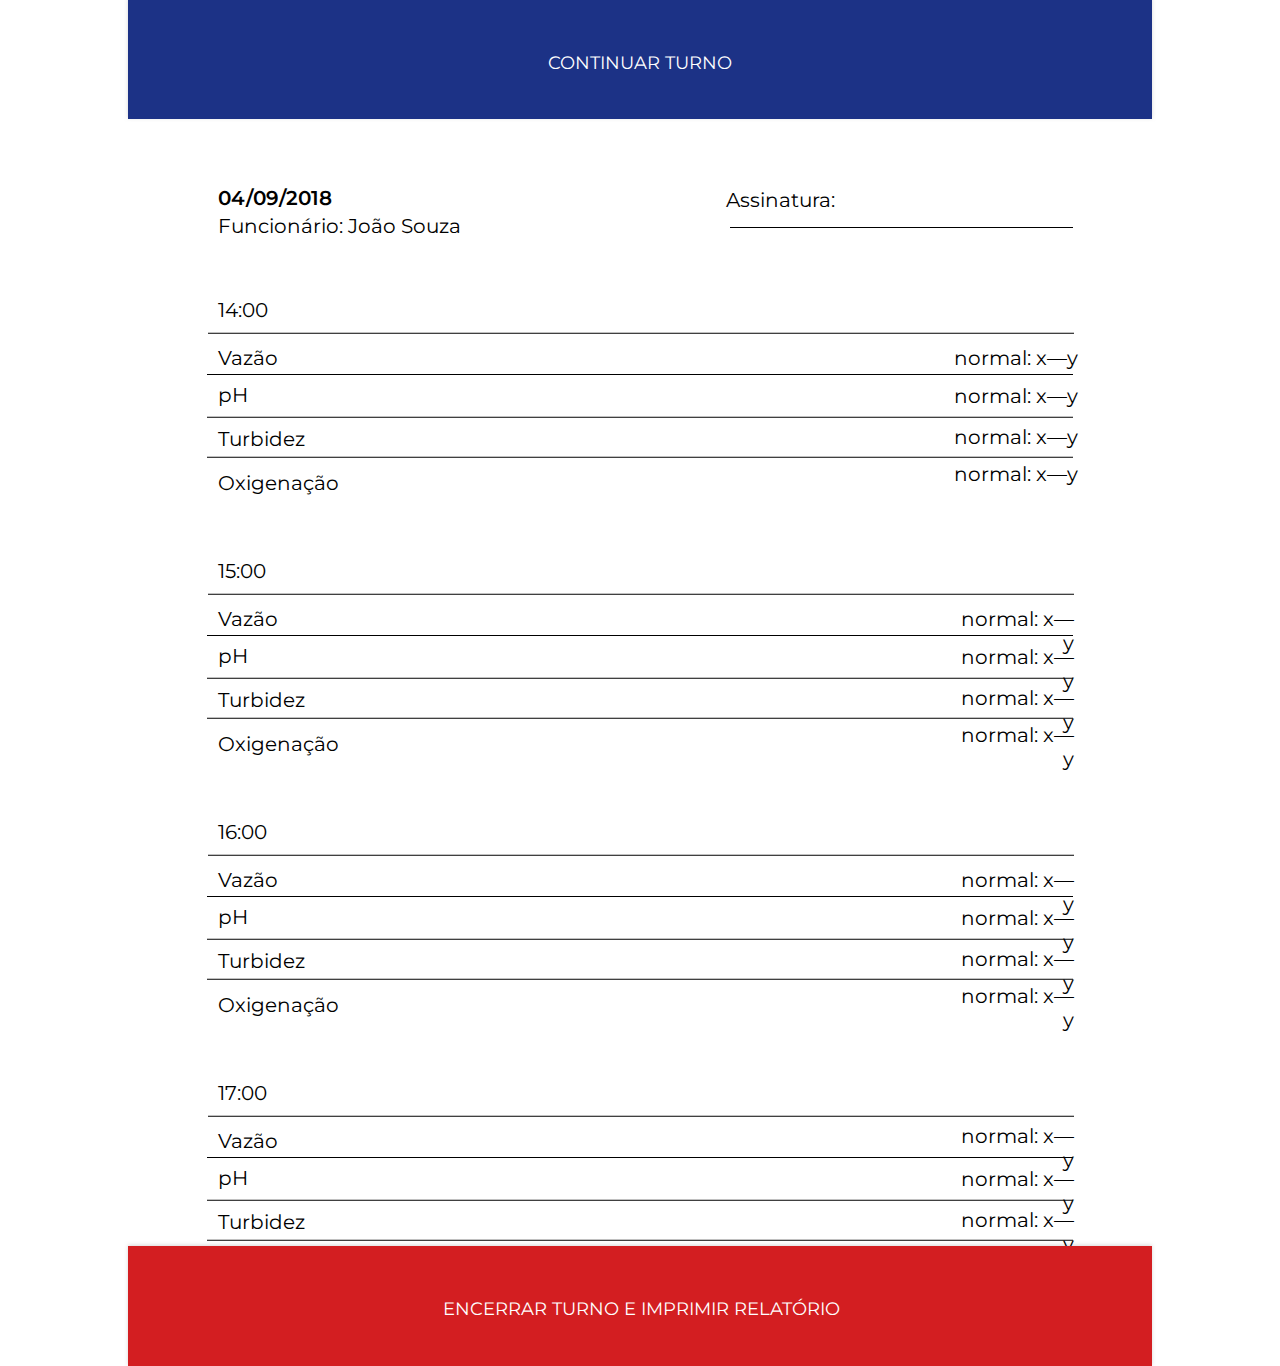
<file: COMFLOW V.4 - VERSÃO FINAL/encerrarrelatorio.html>
<!DOCTYPE html>
<html>
    <head>
        <link href="./img/favicon.png" rel="shortcut icon"/>
        <meta charset="utf-8"/>
        <meta content="width=1024px, maximum-scale=1.0" name="viewport"/>
        <link href="./css/encerrarrelatorio.css" rel="stylesheet" type="text/css"/>
        <meta content="Launchpad by Anima" name="author">
        </meta>
    </head>
    <body style="margin: 0;
 background: rgba(255, 255, 255, 1.0);">
        <input id="anPageName" name="page" type="hidden" value="encerrarrelatorio"/>
        <div class="encerrarrelatorio">
            <div style="width: 1024px; height: 100%; position:relative; margin:auto;">
                <div class="groupcopy3">
                    <div class="ph">
                        pH
                    </div>
                    <div class="vaz343o">
                        Vazão
                    </div>
                    <div class="normalxu2014ycopy">
                        normal: x—y
                    </div>
                    <div class="normalxu2014ycopy7">
                        normal: x—y
                    </div>
                    <div class="normalxu2014ycopy2">
                        normal: x—y
                    </div>
                    <div class="normalxu2014ycopy3">
                        normal: x—y
                    </div>
                    <div class="turbidez">
                        Turbidez
                    </div>
                    <div class="oxigena347343o">
                        Oxigenação
                    </div>
                    <div class="a1700">
                        17:00
                    </div>
                    <img anima-src="./img/encerrar-relatorio-line-5.png" class="line5" src="[data-uri]"/>
                    <img anima-src="./img/encerrar-relatorio-line-5-copy.png" class="line5copy3" src="[data-uri]"/>
                    <img anima-src="./img/encerrar-relatorio-line-5-copy.png" class="line5copy" src="[data-uri]"/>
                    <img anima-src="./img/encerrar-relatorio-line-5-copy.png" class="line5copy2" src="[data-uri]"/>
                </div>
                <img anima-src="./img/logout-rectangle-4-copy.png" class="rectangle4" src="[data-uri]"/>
                <div class="continuarturno">
                    CONTINUAR TURNO
                </div>
                <div class="group2">
                    <img anima-src="./img/encerrar-relatorio-rectangle-4-copy.png" class="rectangle4copy" src="[data-uri]"/>
                    <div class="encerrarturnoeimpcopy">
                        ENCERRAR TURNO E IMPRIMIR RELATÓRIO
                    </div>
                </div>
                <div class="funcion341riojo343oso">
                    Funcionário: João Souza
                </div>
                <div class="a04092018">
                    04/09/2018
                </div>
                <div class="group">
                    <div class="ph">
                        pH
                    </div>
                    <div class="vaz343o">
                        Vazão
                    </div>
                    <div class="assinatura">
                        Assinatura:
                    </div>
                    <img anima-src="./img/encerrar-relatorio-line@2x.png" class="line" src="[data-uri]"/>
                    <img anima-src="./img/encerrar-relatorio-line-2.png" class="line2" src="[data-uri]"/>
                    <div class="normalxu2014ycopy">
                        normal: x—y
                    </div>
                    <div class="normalxu2014ycopy4">
                        normal: x—y
                    </div>
                    <div class="normalxu2014ycopy2">
                        normal: x—y
                    </div>
                    <div class="normalxu2014ycopy3">
                        normal: x—y
                    </div>
                    <div class="turbidez">
                        Turbidez
                    </div>
                    <div class="oxigena347343o">
                        Oxigenação
                    </div>
                    <div class="a1400">
                        14:00
                    </div>
                    <img anima-src="./img/encerrar-relatorio-line-5.png" class="line5" src="[data-uri]"/>
                    <img anima-src="./img/encerrar-relatorio-line-5-copy.png" class="line5copy3" src="[data-uri]"/>
                    <img anima-src="./img/encerrar-relatorio-line-5-copy.png" class="line5copy" src="[data-uri]"/>
                    <img anima-src="./img/encerrar-relatorio-line-5-copy.png" class="line5copy2" src="[data-uri]"/>
                </div>
                <div class="groupcopy">
                    <div class="ph">
                        pH
                    </div>
                    <div class="vaz343o">
                        Vazão
                    </div>
                    <div class="normalxu2014ycopy">
                        normal: x—y
                    </div>
                    <div class="normalxu2014ycopy5">
                        normal: x—y
                    </div>
                    <div class="normalxu2014ycopy2">
                        normal: x—y
                    </div>
                    <div class="normalxu2014ycopy3">
                        normal: x—y
                    </div>
                    <div class="turbidez">
                        Turbidez
                    </div>
                    <div class="oxigena347343o">
                        Oxigenação
                    </div>
                    <div class="a1500">
                        15:00
                    </div>
                    <img anima-src="./img/encerrar-relatorio-line-5.png" class="line5" src="[data-uri]"/>
                    <img anima-src="./img/encerrar-relatorio-line-5-copy.png" class="line5copy3" src="[data-uri]"/>
                    <img anima-src="./img/encerrar-relatorio-line-5-copy.png" class="line5copy" src="[data-uri]"/>
                    <img anima-src="./img/encerrar-relatorio-line-5-copy.png" class="line5copy2" src="[data-uri]"/>
                </div>
                <div class="groupcopy2">
                    <div class="ph">
                        pH
                    </div>
                    <div class="vaz343o">
                        Vazão
                    </div>
                    <div class="normalxu2014ycopy">
                        normal: x—y
                    </div>
                    <div class="normalxu2014ycopy6">
                        normal: x—y
                    </div>
                    <div class="normalxu2014ycopy2">
                        normal: x—y
                    </div>
                    <div class="normalxu2014ycopy3">
                        normal: x—y
                    </div>
                    <div class="turbidez">
                        Turbidez
                    </div>
                    <div class="oxigena347343o">
                        Oxigenação
                    </div>
                    <div class="a1600">
                        16:00
                    </div>
                    <img anima-src="./img/encerrar-relatorio-line-5.png" class="line5" src="[data-uri]"/>
                    <img anima-src="./img/encerrar-relatorio-line-5-copy.png" class="line5copy3" src="[data-uri]"/>
                    <img anima-src="./img/encerrar-relatorio-line-5-copy.png" class="line5copy" src="[data-uri]"/>
                    <img anima-src="./img/encerrar-relatorio-line-5-copy.png" class="line5copy2" src="[data-uri]"/>
                </div>
            </div>
        </div>
        <!-- Scripts -->
        <script>
            anima_isHidden = function(e) {
                if (!(e instanceof HTMLElement)) return !1;
                if (getComputedStyle(e).display == "none") return !0; else if (e.parentNode && anima_isHidden(e.parentNode)) return !0;
                return !1;
            };
            anima_loadAsyncSrcForTag = function(tag) {
                var elements = document.getElementsByTagName(tag);
                var toLoad = [];
                for (var i = 0; i < elements.length; i++) {
                    var e = elements[i];
                    var src = e.getAttribute("src");
                    var loaded = (src != undefined && src.length > 0 && src != '[data-uri]');
                    if (loaded) continue;
                    var asyncSrc = e.getAttribute("anima-src");
                    if (asyncSrc == undefined || asyncSrc.length == 0) continue;
                    if (anima_isHidden(e)) continue;
                    toLoad.push(e);
                }
                toLoad.sort(function(a, b) {
                    return anima_getTop(a) - anima_getTop(b);
                });
                for (var i = 0; i < toLoad.length; i++) {
                    var e = toLoad[i];
                    var asyncSrc = e.getAttribute("anima-src");
                    e.setAttribute("src", asyncSrc);
                }
            };
            anima_pauseHiddenVideos = function(tag) {
                var elements = document.getElementsByTagName("video");
                for (var i = 0; i < elements.length; i++) {
                    var e = elements[i];
                    var isPlaying = !!(e.currentTime > 0 && !e.paused && !e.ended && e.readyState > 2);
                    var isHidden = anima_isHidden(e);
                    if (!isPlaying && !isHidden && e.getAttribute("autoplay") == "autoplay") {
                        e.play();
                    } else if (isPlaying && isHidden) {
                        e.pause();
                    }
                }
            };
            anima_loadAsyncSrc = function(tag) {
                anima_loadAsyncSrcForTag("img");
                anima_loadAsyncSrcForTag("iframe");
                anima_loadAsyncSrcForTag("video");
                anima_pauseHiddenVideos();
            };
            var anima_getTop = function(e) {
                var top = 0;
                do {
                    top += e.offsetTop || 0;
                    e = e.offsetParent;
                } while (e);
                return top;
            };
            anima_loadAsyncSrc();
            anima_old_onResize = window.onresize;
            anima_new_onResize = undefined;
            anima_updateOnResize = function() {
                if (anima_new_onResize == undefined || window.onresize != anima_new_onResize) {
                    anima_new_onResize = function(x) {
                        if (anima_old_onResize != undefined) anima_old_onResize(x);
                        anima_loadAsyncSrc();
                    };
                    window.onresize = anima_new_onResize;
                    setTimeout(function() {
                        anima_updateOnResize();
                    }, 3000);
                }
            };
            anima_updateOnResize();
            setTimeout(function() {
                anima_loadAsyncSrc();
            }, 200);
        </script>
        <!-- End of Scripts -->
    </body>
</html>
</file>
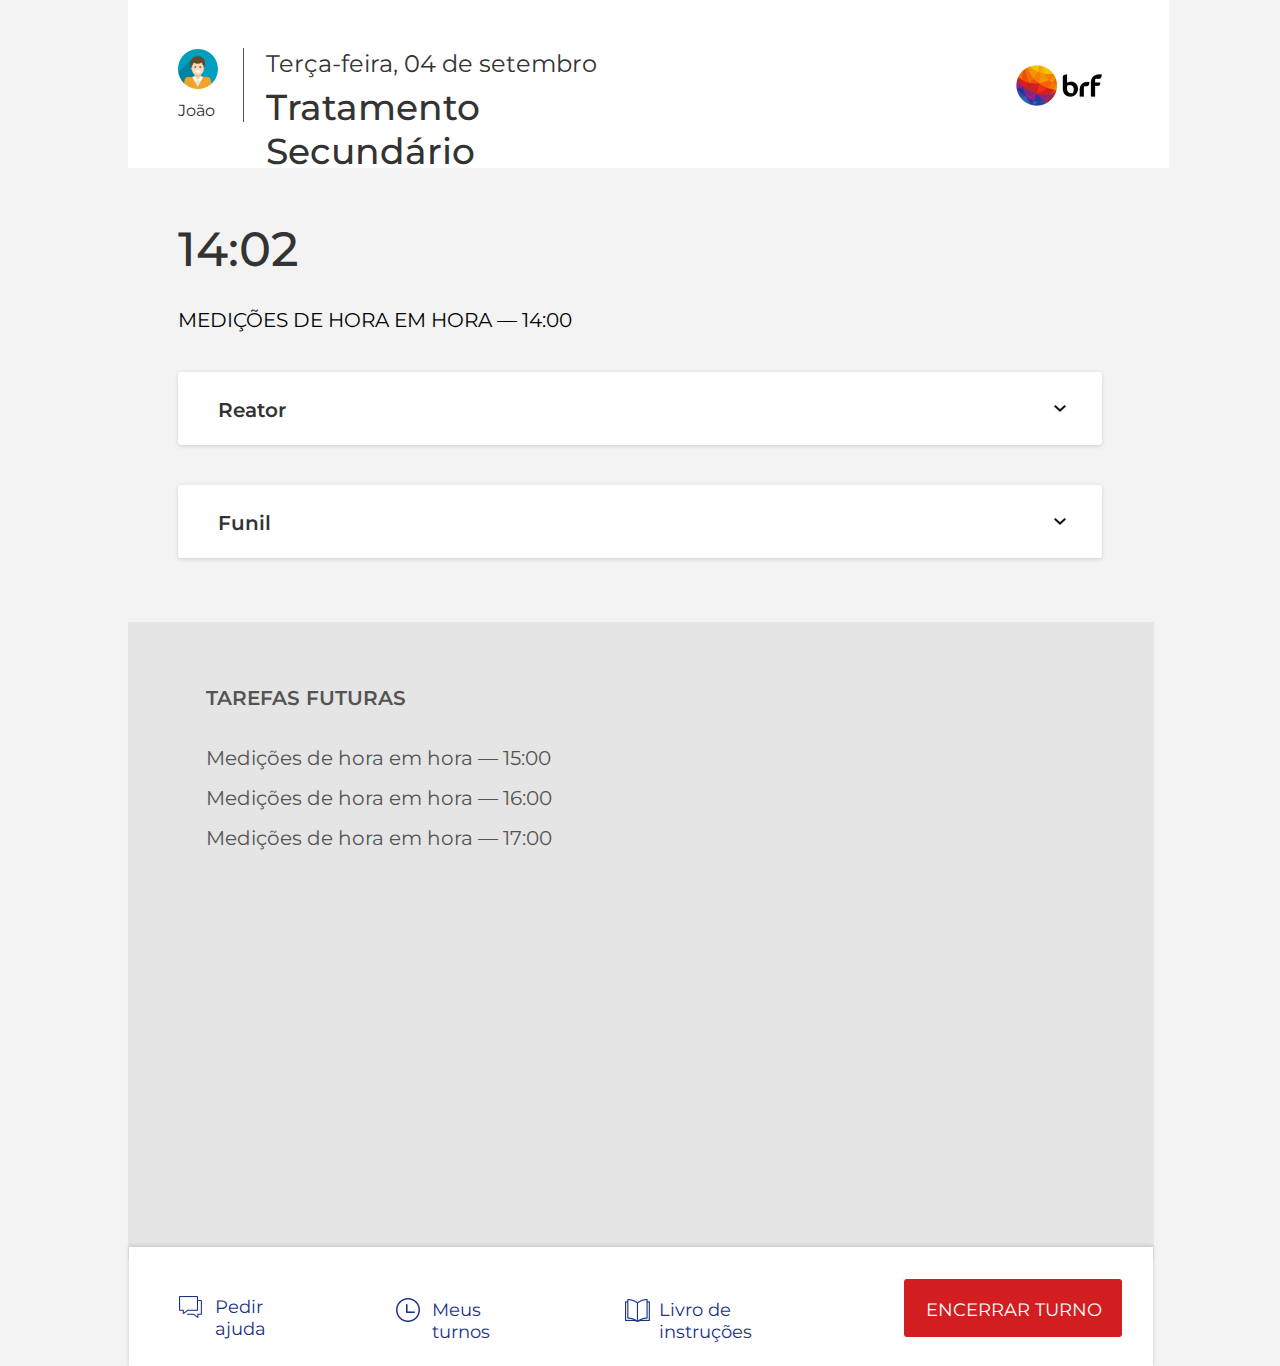
<file: COMFLOW V.4 - VERSÃO FINAL/home1.html>
<!DOCTYPE html>
<html>
    <head>
        <link href="./img/favicon.png" rel="shortcut icon"/>
        <meta charset="utf-8"/>
        <meta content="width=1024px, maximum-scale=1.0" name="viewport"/>
        <link href="./css/home1.css" rel="stylesheet" type="text/css"/>
        <meta content="Launchpad by Anima" name="author">
        </meta>
    </head>
    <body style="margin: 0;
 background: rgba(243, 243, 243, 1.0);">
        <input id="anPageName" name="page" type="hidden" value="home1"/>
        <div class="home1">
            <div style="width: 1024px; height: 100%; position:relative; margin:auto;">
                <div class="group10">
                    <div class="rectangle2">
                    </div>
                    <div class="group8copy41">
                        <div class="group9">
                        </div>
                    </div>
                    <div class="group8copy51">
                        <div class="group9">
                        </div>
                    </div>
                    <div class="group8copy61">
                        <div class="group9">
                        </div>
                    </div>
                    <div class="group11copy1">
                        <div class="nounhelp1926324">
                            <div class="group">
                            </div>
                        </div>
                    </div>
                    <div class="medi347365esdehoraem3">
                        Medições de hora em hora — 15:00
                    </div>
                    <div class="medi347365esdehoraem1">
                        Medições de hora em hora — 16:00
                    </div>
                    <div class="medi347365esdehoraem2">
                        Medições de hora em hora — 17:00
                    </div>
                    <div class="tarefasfuturas">
                        TAREFAS FUTURAS
                    </div>
                </div>
                <div class="group11">
                    <img anima-src="./img/home-fim-do-turno-rectangle-4.png" class="rectangle4" src="[data-uri]"/>
                    <div class="group2">
                        <div class="livrodeinstru347365es">
                            Livro de instruções
                        </div>
                        <div class="nounbook1909323">
                            <img anima-src="./img/home-fim-do-turno-shape@2x.png" class="shape" src="[data-uri]"/>
                        </div>
                    </div>
                    <div class="group4">
                        <div class="pedirajuda">
                            Pedir ajuda
                        </div>
                        <div class="nounchat1922841">
                            <div class="group">
                                <img anima-src="./img/home-fim-do-turno-shape 1@2x.png" class="shape" src="[data-uri]"/>
                                <img anima-src="./img/home-fim-do-turno-shape 2@2x.png" class="shape1" src="[data-uri]"/>
                            </div>
                        </div>
                    </div>
                    <div class="group3">
                        <div class="meusturnos">
                            Meus turnos
                        </div>
                        <div class="nounclock1920652">
                            <img anima-src="./img/home-fim-do-turno-shape 3@2x.png" class="shape" src="[data-uri]"/>
                            <img anima-src="./img/home-fim-do-turno-shape 4@2x.png" class="shape1" src="[data-uri]"/>
                        </div>
                    </div>
                    <div class="group5">
                        <div class="rectangle">
                        </div>
                        <div class="encerrarturno">
                            ENCERRAR TURNO
                        </div>
                    </div>
                </div>
                <div class="group13">
                    <div class="rectangle6">
                    </div>
                    <img anima-src="./img/home-fim-do-turno-bitmap-copy@2x.png" class="bitmapcopy" src="[data-uri]"/>
                    <div class="group8">
                        <div class="group7">
                            <div class="ter347afeira04des">
                                Terça-feira, 04 de setembro
                            </div>
                            <div class="tratamentosecund341ri">
                                Tratamento Secundário
                            </div>
                        </div>
                        <div class="group6">
                            <img anima-src="./img/home-fim-do-turno-bitmap@2x.png" class="bitmap" src="[data-uri]"/>
                            <div class="jo343o">
                                João
                            </div>
                        </div>
                        <img anima-src="./img/home-fim-do-turno-line@2x.png" class="line" src="[data-uri]"/>
                    </div>
                </div>
                <div class="medi347365esdehoraem">
                    MEDIÇÕES DE HORA EM HORA — 14:00
                </div>
                <div class="group8copy4">
                    <div class="group9">
                    </div>
                </div>
                <div class="group8copy5">
                    <div class="group9">
                    </div>
                </div>
                <div class="group8copy6">
                    <div class="group9">
                    </div>
                </div>
                <div class="group8copy7">
                    <div class="group9">
                    </div>
                </div>
                <div class="group11copy">
                    <div class="nounhelp1926324">
                        <div class="group">
                        </div>
                    </div>
                </div>
                <div class="group12">
                    <img anima-src="./img/home-atividade-preeenchida-mask 1.png" class="mask" src="[data-uri]"/>
                    <div class="funil">
                        Funil
                    </div>
                    <div class="group16">
                        <img anima-src="./img/home-atividade-preeenchida-shape 9@2x.png" class="shape" src="[data-uri]"/>
                        <img anima-src="./img/home-fim-do-turno-shape 7@2x.png" class="shape1" src="[data-uri]"/>
                    </div>
                </div>
                <div class="group12copy">
                    <img anima-src="./img/home-atividade-preeenchida-mask 1.png" class="mask" src="[data-uri]"/>
                    <div class="reator">
                        Reator
                    </div>

                    <a class="group16" href="homeatividadeexpandida.html" role="button">

                            <img anima-src="./img/home-atividade-preeenchida-shape 9@2x.png" class="shape" src="[data-uri]"/>
                            <img anima-src="./img/home-fim-do-turno-shape 7@2x.png" class="shape1" src="[data-uri]"/>

                    </a>


                   <!-- <div class="group16">
                        <img anima-src="./img/home-atividade-preeenchida-shape 9@2x.png" class="shape" src="[data-uri]"/>
                        <img anima-src="./img/home-fim-do-turno-shape 7@2x.png" class="shape1" src="[data-uri]"/>
                    </div>  -->
                </div>
            
            
            
                <div class="a1402">
                    14:02
                </div>
            </div>
        </div>
        <!-- Scripts -->
        <script>
            anima_isHidden = function(e) {
                if (!(e instanceof HTMLElement)) return !1;
                if (getComputedStyle(e).display == "none") return !0; else if (e.parentNode && anima_isHidden(e.parentNode)) return !0;
                return !1;
            };
            anima_loadAsyncSrcForTag = function(tag) {
                var elements = document.getElementsByTagName(tag);
                var toLoad = [];
                for (var i = 0; i < elements.length; i++) {
                    var e = elements[i];
                    var src = e.getAttribute("src");
                    var loaded = (src != undefined && src.length > 0 && src != '[data-uri]');
                    if (loaded) continue;
                    var asyncSrc = e.getAttribute("anima-src");
                    if (asyncSrc == undefined || asyncSrc.length == 0) continue;
                    if (anima_isHidden(e)) continue;
                    toLoad.push(e);
                }
                toLoad.sort(function(a, b) {
                    return anima_getTop(a) - anima_getTop(b);
                });
                for (var i = 0; i < toLoad.length; i++) {
                    var e = toLoad[i];
                    var asyncSrc = e.getAttribute("anima-src");
                    e.setAttribute("src", asyncSrc);
                }
            };
            anima_pauseHiddenVideos = function(tag) {
                var elements = document.getElementsByTagName("video");
                for (var i = 0; i < elements.length; i++) {
                    var e = elements[i];
                    var isPlaying = !!(e.currentTime > 0 && !e.paused && !e.ended && e.readyState > 2);
                    var isHidden = anima_isHidden(e);
                    if (!isPlaying && !isHidden && e.getAttribute("autoplay") == "autoplay") {
                        e.play();
                    } else if (isPlaying && isHidden) {
                        e.pause();
                    }
                }
            };
            anima_loadAsyncSrc = function(tag) {
                anima_loadAsyncSrcForTag("img");
                anima_loadAsyncSrcForTag("iframe");
                anima_loadAsyncSrcForTag("video");
                anima_pauseHiddenVideos();
            };
            var anima_getTop = function(e) {
                var top = 0;
                do {
                    top += e.offsetTop || 0;
                    e = e.offsetParent;
                } while (e);
                return top;
            };
            anima_loadAsyncSrc();
            anima_old_onResize = window.onresize;
            anima_new_onResize = undefined;
            anima_updateOnResize = function() {
                if (anima_new_onResize == undefined || window.onresize != anima_new_onResize) {
                    anima_new_onResize = function(x) {
                        if (anima_old_onResize != undefined) anima_old_onResize(x);
                        anima_loadAsyncSrc();
                    };
                    window.onresize = anima_new_onResize;
                    setTimeout(function() {
                        anima_updateOnResize();
                    }, 3000);
                }
            };
            anima_updateOnResize();
            setTimeout(function() {
                anima_loadAsyncSrc();
            }, 200);
        </script>
        <!-- End of Scripts -->
    </body>
</html>
</file>
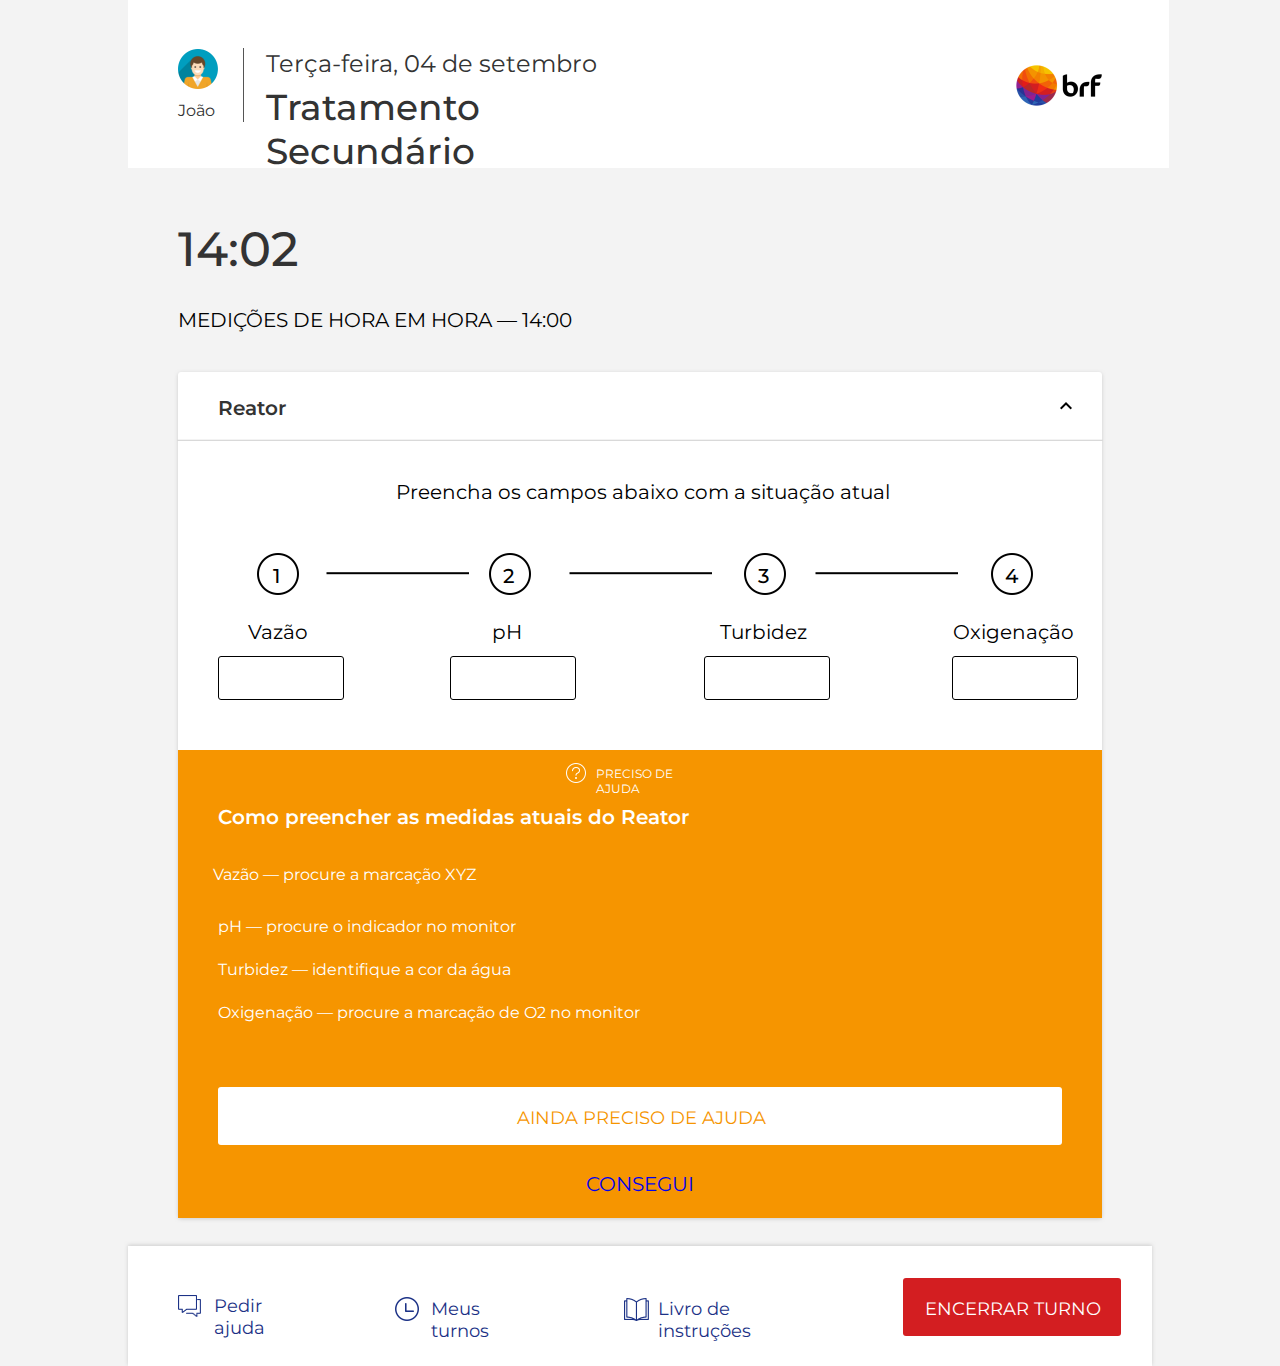
<file: COMFLOW V.4 - VERSÃO FINAL/homeajudaatividade.html>
<!DOCTYPE html>
<html>
    <head>
        <link href="./img/favicon.png" rel="shortcut icon"/>
        <meta charset="utf-8"/>
        <meta content="width=1024px, maximum-scale=1.0" name="viewport"/>
        <link href="./css/homeajudaatividade.css" rel="stylesheet" type="text/css"/>
        <meta content="Launchpad by Anima" name="author">
        </meta>
    </head>
    <body style="margin: 0;
 background: rgba(243, 243, 243, 1.0);">
        <input id="anPageName" name="page" type="hidden" value="homeajudaatividade"/>
        <div class="homeajudaatividade">
            <div style="width: 1024px; height: 100%; position:relative; margin:auto;">
                <img anima-src="./img/home-fim-do-turno-rectangle-4.png" class="rectangle4" src="[data-uri]"/>
                <div class="group2">
                    <div class="livrodeinstru347365es">
                        Livro de instruções
                    </div>
                    <div class="nounbook1909323">
                        <img anima-src="./img/home-fim-do-turno-shape@2x.png" class="shape" src="[data-uri]"/>
                    </div>
                </div>
                <div class="group4">
                    <div class="pedirajuda">
                        Pedir ajuda
                    </div>
                    <div class="nounchat1922841">
                        <div class="group">
                            <img anima-src="./img/home-fim-do-turno-shape 1@2x.png" class="shape" src="[data-uri]"/>
                            <img anima-src="./img/home-fim-do-turno-shape 2@2x.png" class="shape1" src="[data-uri]"/>
                        </div>
                    </div>
                </div>
                <div class="group3">
                    <div class="meusturnos">
                        Meus turnos
                    </div>
                    <div class="nounclock1920652">
                        <img anima-src="./img/home-fim-do-turno-shape 3@2x.png" class="shape" src="[data-uri]"/>
                        <img anima-src="./img/home-fim-do-turno-shape 4@2x.png" class="shape1" src="[data-uri]"/>
                    </div>
                </div>
                <div class="group5">
                    <div class="rectangle">
                    </div>
                    <div class="encerrarturno">
                        ENCERRAR TURNO
                    </div>
                </div>
                <div class="a1402">
                    14:02
                </div>
                <div class="medi347365esdehoraem">
                    MEDIÇÕES DE HORA EM HORA — 14:00
                </div>
                <div class="group13">
                    <div class="rectangle2">
                        <img anima-src="./img/home-ajuda-atividade-mask.png" class="mask" src="[data-uri]"/>
                        <div class="rectangle21">
                        </div>
                    </div>
                    <div class="reatorcopy">
                        Reator
                    </div>
                    <div class="comopreencherasme">
                        Como preencher as medidas atuais do Reator
                    </div>
                    <img anima-src="./img/home-atividade-preeenchida-line-2.png" class="line2" src="[data-uri]"/>
                    <div class="group8">
                        <div class="group9">
                            <img anima-src="./img/home-atividade-preeenchida-oval@2x.png" class="oval" src="[data-uri]"/>
                            <div class="a1">
                                1
                            </div>
                        </div>
                    </div>
                    <div class="ph">
                        pH
                    </div>
                    <div class="vaz343o">
                        Vazão
                    </div>
                    <div class="cm">
                        
                    </div>
                    <div class="preenchaoscamposa">
                        Preencha os campos abaixo com a situação atual
                    </div>
                    <div class="vaz343ou2014procureama">
                        Vazão — procure a marcação XYZ
                    </div>
                    <div class="phu2014procureoindic">
                        pH — procure o indicador no monitor
                    </div>
                    <div class="turbidezu2014identifiq">
                        Turbidez — identifique a cor da água
                    </div>
                    <div class="oxigena347343ou2014procure">
                        Oxigenação — procure a marcação de O2 no monitor
                    </div>
                    <div class="turbidez">
                        Turbidez
                    </div>
                    <div class="oxigena347343o">
                        Oxigenação
                    </div>
                    <div class="group8copy">
                        <div class="group9">
                            <img anima-src="./img/home-atividade-preeenchida-oval@2x.png" class="oval" src="[data-uri]"/>
                            <div class="a2">
                                2
                            </div>
                        </div>
                    </div>
                    <div class="group8copy2">
                        <div class="group9">
                            <img anima-src="./img/home-atividade-preeenchida-oval@2x.png" class="oval" src="[data-uri]"/>
                            <div class="a3">
                                3
                            </div>
                        </div>
                    </div>
                    <div class="group8copy3">
                        <div class="group9">
                            <img anima-src="./img/home-atividade-preeenchida-oval@2x.png" class="oval" src="[data-uri]"/>
                            <div class="a4">
                                4
                            </div>
                        </div>
                    </div>

                    <!-- FORMULÁRIOS - MUDAR ID DO FIREBASE-->

                    <!-- FORMULARIO PH -->

                    <input type="email" class="rectangle5" id="exampleInputEmail1" aria-describedby="emailHelp" placeholder="">                   
                  


                    <!-- FORMULARIO VASÃO -->

                        <input type="email" class="rectangle5copy4" id="exampleInputEmail1" aria-describedby="emailHelp" placeholder="">
              
                    <!-- FORMULARIO TURBIDEZ -->


                    <input type="email" class="rectangle5copy3" id="exampleInputEmail1" aria-describedby="emailHelp" placeholder="">


                    <!-- FORMULARIO OXIGENAÇÃO -->


                    <input type="email" class="rectangle5copy5" id="exampleInputEmail1" aria-describedby="emailHelp" placeholder="">


                    <img anima-src="./img/home-atividade-preeenchida-line-3@2x.png" class="line3" src="[data-uri]"/>
                    <img anima-src="./img/home-atividade-preeenchida-line-3@2x.png" class="line3copy2" src="[data-uri]"/>
                    <img anima-src="./img/home-atividade-preeenchida-line-3@2x.png" class="line3copy3" src="[data-uri]"/>
                    <div class="group11">
                        <div class="nounhelp1926324">
                            <div class="group">
                                <div class="group1">
                                    <div class="rectanglepath">
                                    </div>
                                    <img anima-src="./img/home-atividade-preeenchida-shape 7@2x.png" class="shape" src="[data-uri]"/>
                                    <img anima-src="./img/home-atividade-preeenchida-shape 8@2x.png" class="shape1" src="[data-uri]"/>
                                    <img anima-src="./img/home-atividade-preeenchida-oval 4@2x.png" class="oval" src="[data-uri]"/>
                                </div>
                            </div>
                        </div>
                        <div class="precisodeajuda">
                            PRECISO DE AJUDA
                        </div>
                    </div>
                    <img anima-src="./img/home-atividade-preeenchida-baseline-expandmore-24px@2x.png" class="baselineexpandmore24px" src="[data-uri]"/>
                </div>
                <div class="group51">
                    <div class="rectangle">
                    </div>
                    <div class="aindaprecisodeaju">
                        AINDA PRECISO DE AJUDA
                    </div>
                </div>
                <div class="group10">
                    <div class="rectangle8">
                    </div>
                    <div class="consegui">

                            <a class="iniciarturno" href="homeatividadeexpandida.html" role="button">CONSEGUI</a>

                        
                    </div>
                </div>
                <div class="group8copy5">
                    <div class="group9">
                    </div>
                </div>
                <div class="group8copy6">
                    <div class="group9">
                    </div>
                </div>
                <div class="group8copy7">
                    <div class="group9">
                    </div>
                </div>
                <div class="group11copy">
                    <div class="nounhelp1926324">
                        <div class="group">
                        </div>
                    </div>
                </div>
                <div class="group131">
                    <div class="rectangle6">
                    </div>
                    <img anima-src="./img/home-fim-do-turno-bitmap-copy@2x.png" class="bitmapcopy" src="[data-uri]"/>
                    <div class="group8">
                        <div class="group7">
                            <div class="ter347afeira04des">
                                Terça-feira, 04 de setembro
                            </div>
                            <div class="tratamentosecund341ri">
                                Tratamento Secundário
                            </div>
                        </div>
                        <div class="group6">
                            <img anima-src="./img/home-fim-do-turno-bitmap@2x.png" class="bitmap" src="[data-uri]"/>
                            <div class="jo343o">
                                João
                            </div>
                        </div>
                        <img anima-src="./img/home-fim-do-turno-line@2x.png" class="line" src="[data-uri]"/>
                    </div>
                </div>
            </div>
        </div>
        <!-- Scripts -->
        <script>
            anima_isHidden = function(e) {
                if (!(e instanceof HTMLElement)) return !1;
                if (getComputedStyle(e).display == "none") return !0; else if (e.parentNode && anima_isHidden(e.parentNode)) return !0;
                return !1;
            };
            anima_loadAsyncSrcForTag = function(tag) {
                var elements = document.getElementsByTagName(tag);
                var toLoad = [];
                for (var i = 0; i < elements.length; i++) {
                    var e = elements[i];
                    var src = e.getAttribute("src");
                    var loaded = (src != undefined && src.length > 0 && src != '[data-uri]');
                    if (loaded) continue;
                    var asyncSrc = e.getAttribute("anima-src");
                    if (asyncSrc == undefined || asyncSrc.length == 0) continue;
                    if (anima_isHidden(e)) continue;
                    toLoad.push(e);
                }
                toLoad.sort(function(a, b) {
                    return anima_getTop(a) - anima_getTop(b);
                });
                for (var i = 0; i < toLoad.length; i++) {
                    var e = toLoad[i];
                    var asyncSrc = e.getAttribute("anima-src");
                    e.setAttribute("src", asyncSrc);
                }
            };
            anima_pauseHiddenVideos = function(tag) {
                var elements = document.getElementsByTagName("video");
                for (var i = 0; i < elements.length; i++) {
                    var e = elements[i];
                    var isPlaying = !!(e.currentTime > 0 && !e.paused && !e.ended && e.readyState > 2);
                    var isHidden = anima_isHidden(e);
                    if (!isPlaying && !isHidden && e.getAttribute("autoplay") == "autoplay") {
                        e.play();
                    } else if (isPlaying && isHidden) {
                        e.pause();
                    }
                }
            };
            anima_loadAsyncSrc = function(tag) {
                anima_loadAsyncSrcForTag("img");
                anima_loadAsyncSrcForTag("iframe");
                anima_loadAsyncSrcForTag("video");
                anima_pauseHiddenVideos();
            };
            var anima_getTop = function(e) {
                var top = 0;
                do {
                    top += e.offsetTop || 0;
                    e = e.offsetParent;
                } while (e);
                return top;
            };
            anima_loadAsyncSrc();
            anima_old_onResize = window.onresize;
            anima_new_onResize = undefined;
            anima_updateOnResize = function() {
                if (anima_new_onResize == undefined || window.onresize != anima_new_onResize) {
                    anima_new_onResize = function(x) {
                        if (anima_old_onResize != undefined) anima_old_onResize(x);
                        anima_loadAsyncSrc();
                    };
                    window.onresize = anima_new_onResize;
                    setTimeout(function() {
                        anima_updateOnResize();
                    }, 3000);
                }
            };
            anima_updateOnResize();
            setTimeout(function() {
                anima_loadAsyncSrc();
            }, 200);
        </script>
        <!-- End of Scripts -->
    </body>
</html>
</file>
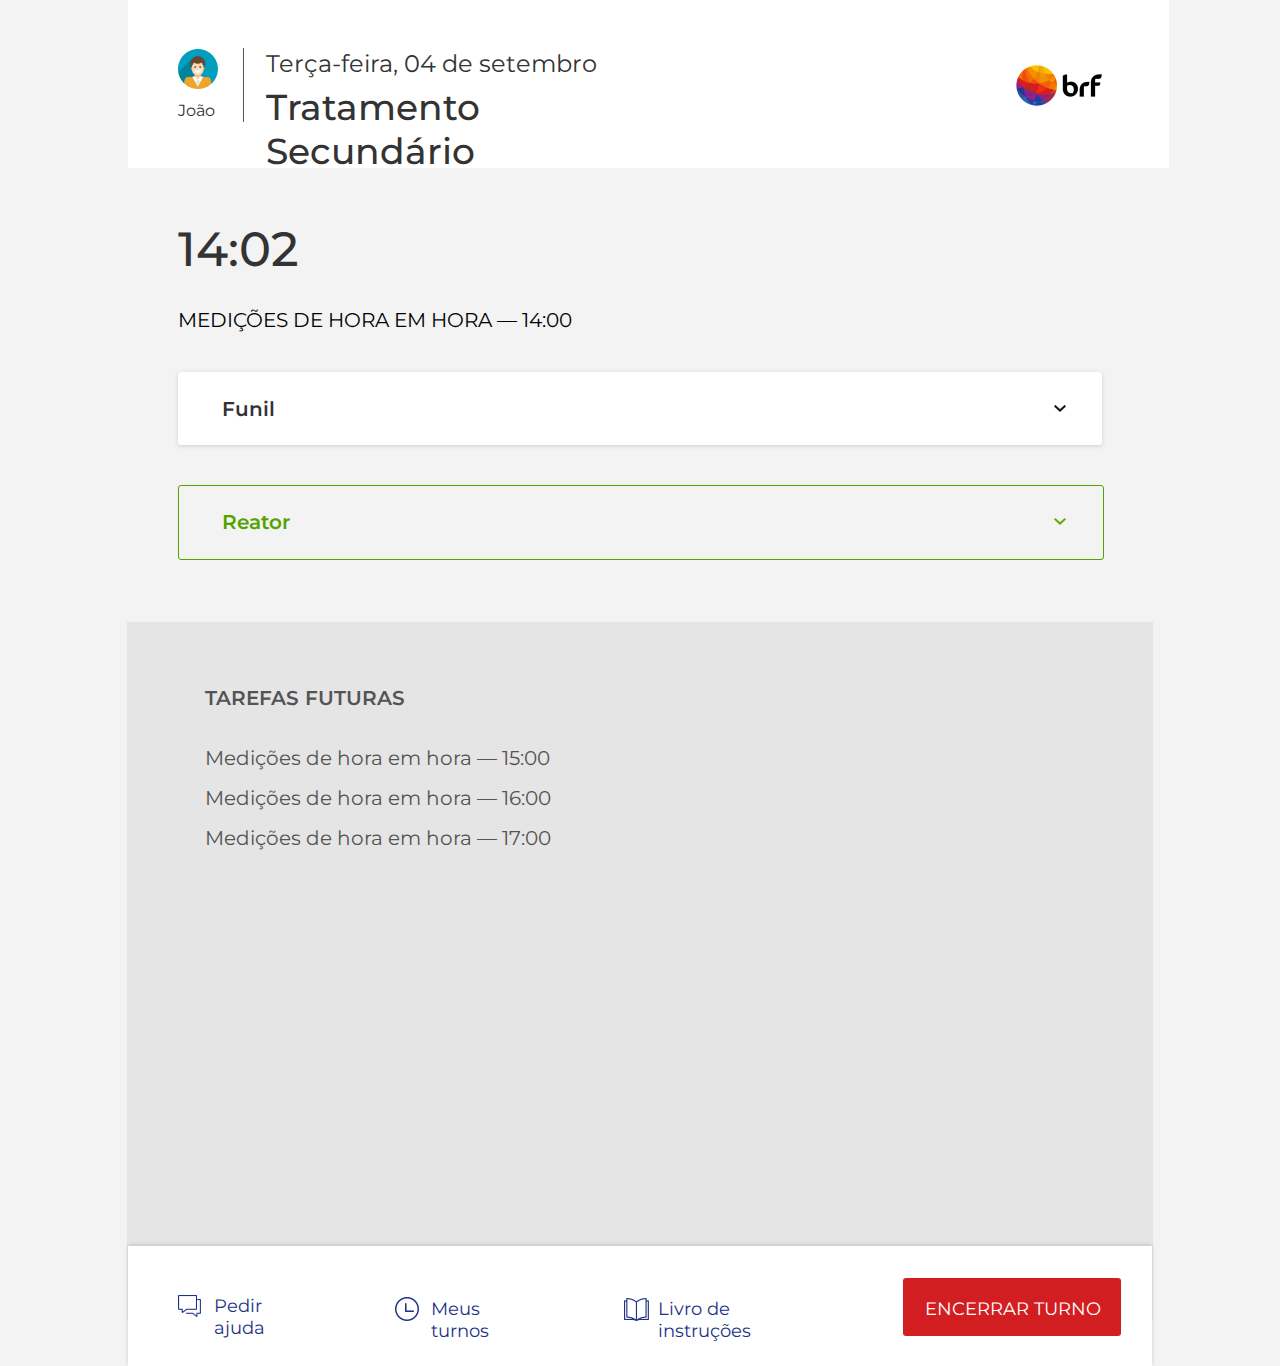
<file: COMFLOW V.4 - VERSÃO FINAL/homeatividadecompleta.html>
<!DOCTYPE html>
<html>
    <head>
        <link href="./img/favicon.png" rel="shortcut icon"/>
        <meta charset="utf-8"/>
        <meta content="width=1024px, maximum-scale=1.0" name="viewport"/>
        <link href="./css/homeatividadecompleta.css" rel="stylesheet" type="text/css"/>
        <meta content="Launchpad by Anima" name="author">
        </meta>
    </head>
    <body style="margin: 0;
 background: rgba(243, 243, 243, 1.0);">
        <input id="anPageName" name="page" type="hidden" value="homeatividadecompleta"/>
        <div class="homeatividadecompleta">
            <div style="width: 1024px; height: 100%; position:relative; margin:auto;">
                <div class="group10">
                    <div class="rectangle2">
                    </div>
                    <div class="group8copy4">
                        <div class="group9">
                        </div>
                    </div>
                    <div class="group8copy5">
                        <div class="group9">
                        </div>
                    </div>
                    <div class="group8copy6">
                        <div class="group9">
                        </div>
                    </div>
                    <div class="group11copy">
                        <div class="nounhelp1926324">
                            <div class="group">
                            </div>
                        </div>
                    </div>
                    <div class="medi347365esdehoraem3">
                        Medições de hora em hora — 15:00
                    </div>
                    <div class="medi347365esdehoraem1">
                        Medições de hora em hora — 16:00
                    </div>
                    <div class="medi347365esdehoraem2">
                        Medições de hora em hora — 17:00
                    </div>
                    <div class="tarefasfuturas">
                        TAREFAS FUTURAS
                    </div>
                </div>
                <img anima-src="./img/home-fim-do-turno-rectangle-4.png" class="rectangle4" src="[data-uri]"/>
                <div class="group2">
                    <div class="livrodeinstru347365es">
                        Livro de instruções
                    </div>
                    <div class="nounbook1909323">
                        <img anima-src="./img/home-fim-do-turno-shape@2x.png" class="shape" src="[data-uri]"/>
                    </div>
                </div>
                <div class="group4">
                    <div class="pedirajuda">
                        Pedir ajuda
                    </div>
                    <div class="nounchat1922841">
                        <div class="group">
                            <img anima-src="./img/home-fim-do-turno-shape 1@2x.png" class="shape" src="[data-uri]"/>
                            <img anima-src="./img/home-fim-do-turno-shape 2@2x.png" class="shape1" src="[data-uri]"/>
                        </div>
                    </div>
                </div>
                <div class="group3">
                    <div class="meusturnos">
                        Meus turnos
                    </div>
                    <div class="nounclock1920652">
                        <img anima-src="./img/home-fim-do-turno-shape 3@2x.png" class="shape" src="[data-uri]"/>
                        <img anima-src="./img/home-fim-do-turno-shape 4@2x.png" class="shape1" src="[data-uri]"/>
                    </div>
                </div>
                <div class="group5">
                    <div class="rectangle">
                    </div>
                    <div class="encerrarturno">
                        ENCERRAR TURNO
                    </div>
                </div>
                <div class="medi347365esdehoraem">
                    MEDIÇÕES DE HORA EM HORA — 14:00
                </div>
                <div class="group12">
                    <img anima-src="./img/home-atividade-preeenchida-mask 1.png" class="mask" src="[data-uri]"/>
                    <div class="funil">
                        Funil
                    </div>
                    <div class="group16">
                        <img anima-src="./img/home-atividade-preeenchida-shape 9@2x.png" class="shape" src="[data-uri]"/>
                        <img anima-src="./img/home-fim-do-turno-shape 7@2x.png" class="shape1" src="[data-uri]"/>
                    </div>
                </div>
                <div class="group12copy">
                    <div class="mask">
                    </div>
                    <div class="reator">
                        Reator
                    </div>
                    <div class="group16">
                        <img anima-src="./img/home-fim-do-turno-shape 7@2x.png" class="shape" src="[data-uri]"/>
                        <img anima-src="./img/home-fim-do-turno-shape 8@2x.png" class="shape1" src="[data-uri]"/>
                    </div>
                </div>
                <div class="group13">
                    <div class="rectangle6">
                    </div>
                    <img anima-src="./img/home-fim-do-turno-bitmap-copy@2x.png" class="bitmapcopy" src="[data-uri]"/>
                    <div class="group8">
                        <div class="group7">
                            <div class="ter347afeira04des">
                                Terça-feira, 04 de setembro
                            </div>
                            <div class="tratamentosecund341ri">
                                Tratamento Secundário
                            </div>
                        </div>
                        <div class="group6">
                            <img anima-src="./img/home-fim-do-turno-bitmap@2x.png" class="bitmap" src="[data-uri]"/>
                            <div class="jo343o">
                                João
                            </div>
                        </div>
                        <img anima-src="./img/home-fim-do-turno-line@2x.png" class="line" src="[data-uri]"/>
                    </div>
                </div>
                <div class="a1402">
                    14:02
                </div>
            </div>
        </div>
        <!-- Scripts -->
        <script>
            anima_isHidden = function(e) {
                if (!(e instanceof HTMLElement)) return !1;
                if (getComputedStyle(e).display == "none") return !0; else if (e.parentNode && anima_isHidden(e.parentNode)) return !0;
                return !1;
            };
            anima_loadAsyncSrcForTag = function(tag) {
                var elements = document.getElementsByTagName(tag);
                var toLoad = [];
                for (var i = 0; i < elements.length; i++) {
                    var e = elements[i];
                    var src = e.getAttribute("src");
                    var loaded = (src != undefined && src.length > 0 && src != '[data-uri]');
                    if (loaded) continue;
                    var asyncSrc = e.getAttribute("anima-src");
                    if (asyncSrc == undefined || asyncSrc.length == 0) continue;
                    if (anima_isHidden(e)) continue;
                    toLoad.push(e);
                }
                toLoad.sort(function(a, b) {
                    return anima_getTop(a) - anima_getTop(b);
                });
                for (var i = 0; i < toLoad.length; i++) {
                    var e = toLoad[i];
                    var asyncSrc = e.getAttribute("anima-src");
                    e.setAttribute("src", asyncSrc);
                }
            };
            anima_pauseHiddenVideos = function(tag) {
                var elements = document.getElementsByTagName("video");
                for (var i = 0; i < elements.length; i++) {
                    var e = elements[i];
                    var isPlaying = !!(e.currentTime > 0 && !e.paused && !e.ended && e.readyState > 2);
                    var isHidden = anima_isHidden(e);
                    if (!isPlaying && !isHidden && e.getAttribute("autoplay") == "autoplay") {
                        e.play();
                    } else if (isPlaying && isHidden) {
                        e.pause();
                    }
                }
            };
            anima_loadAsyncSrc = function(tag) {
                anima_loadAsyncSrcForTag("img");
                anima_loadAsyncSrcForTag("iframe");
                anima_loadAsyncSrcForTag("video");
                anima_pauseHiddenVideos();
            };
            var anima_getTop = function(e) {
                var top = 0;
                do {
                    top += e.offsetTop || 0;
                    e = e.offsetParent;
                } while (e);
                return top;
            };
            anima_loadAsyncSrc();
            anima_old_onResize = window.onresize;
            anima_new_onResize = undefined;
            anima_updateOnResize = function() {
                if (anima_new_onResize == undefined || window.onresize != anima_new_onResize) {
                    anima_new_onResize = function(x) {
                        if (anima_old_onResize != undefined) anima_old_onResize(x);
                        anima_loadAsyncSrc();
                    };
                    window.onresize = anima_new_onResize;
                    setTimeout(function() {
                        anima_updateOnResize();
                    }, 3000);
                }
            };
            anima_updateOnResize();
            setTimeout(function() {
                anima_loadAsyncSrc();
            }, 200);
        </script>
        <!-- End of Scripts -->
    </body>
</html>
</file>
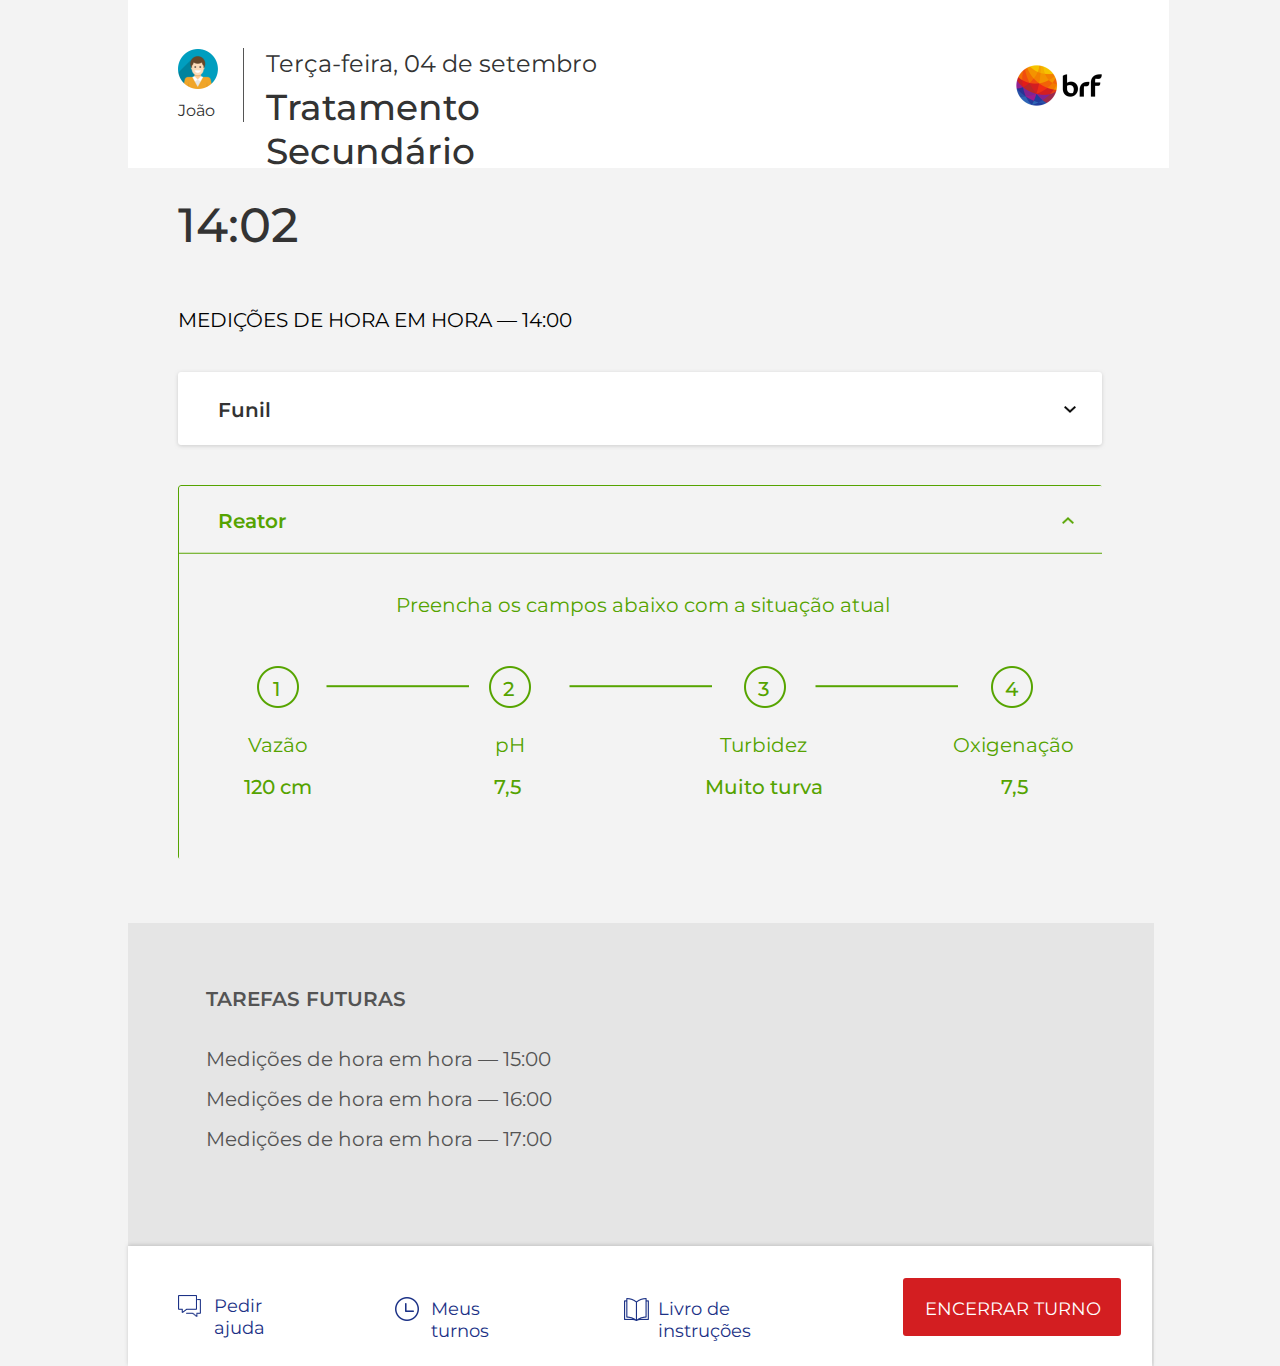
<file: COMFLOW V.4 - VERSÃO FINAL/homeatividadecompletaexpandida.html>
<!DOCTYPE html>
<html>
    <head>
        <link href="./img/favicon.png" rel="shortcut icon"/>
        <meta charset="utf-8"/>
        <meta content="width=1024px, maximum-scale=1.0" name="viewport"/>
        <link href="./css/homeatividadecompletaexpandida.css" rel="stylesheet" type="text/css"/>
        <meta content="Launchpad by Anima" name="author">
        </meta>
    </head>
    <body style="margin: 0;
 background: rgba(243, 243, 243, 1.0);">
        <input id="anPageName" name="page" type="hidden" value="homeatividadecompletaexpandida"/>
        <div class="homeatividadecompletaexpandida">
            <div style="width: 1024px; height: 100%; position:relative; margin:auto;">
                <div class="group10">
                    <div class="rectangle21">
                    </div>
                    <div class="group8copy41">
                        <div class="group9">
                        </div>
                    </div>
                    <div class="group8copy51">
                        <div class="group9">
                        </div>
                    </div>
                    <div class="group8copy61">
                        <div class="group9">
                        </div>
                    </div>
                    <div class="group11copy1">
                        <div class="nounhelp1926324">
                            <div class="group">
                            </div>
                        </div>
                    </div>
                    <div class="medi347365esdehoraem3">
                        Medições de hora em hora — 15:00
                    </div>
                    <div class="medi347365esdehoraem1">
                        Medições de hora em hora — 16:00
                    </div>
                    <div class="medi347365esdehoraem2">
                        Medições de hora em hora — 17:00
                    </div>
                    <div class="tarefasfuturas">
                        TAREFAS FUTURAS
                    </div>
                </div>
                <img anima-src="./img/home-fim-do-turno-rectangle-4.png" class="rectangle4" src="[data-uri]"/>
                <div class="group2">
                    <div class="livrodeinstru347365es">
                        Livro de instruções
                    </div>
                    <div class="nounbook1909323">
                        <img anima-src="./img/home-fim-do-turno-shape@2x.png" class="shape" src="[data-uri]"/>
                    </div>
                </div>
                <div class="group4">
                    <div class="pedirajuda">
                        Pedir ajuda
                    </div>
                    <div class="nounchat1922841">
                        <div class="group">
                            <img anima-src="./img/home-fim-do-turno-shape 1@2x.png" class="shape" src="[data-uri]"/>
                            <img anima-src="./img/home-fim-do-turno-shape 2@2x.png" class="shape1" src="[data-uri]"/>
                        </div>
                    </div>
                </div>
                <div class="group3">
                    <div class="meusturnos">
                        Meus turnos
                    </div>
                    <div class="nounclock1920652">
                        <img anima-src="./img/home-fim-do-turno-shape 3@2x.png" class="shape" src="[data-uri]"/>
                        <img anima-src="./img/home-fim-do-turno-shape 4@2x.png" class="shape1" src="[data-uri]"/>
                    </div>
                </div>
                <div class="group5">
                    <div class="rectangle">
                    </div>
                    <div class="encerrarturno">
                        ENCERRAR TURNO
                    </div>
                </div>
                <div class="a1402">
                    14:02
                </div>
                <div class="medi347365esdehoraem">
                    MEDIÇÕES DE HORA EM HORA — 14:00
                </div>
                <div class="rectangle2">
                    <div class="group101">
                        <div class="mask">
                        </div>
                        <div class="reatorcopy">
                            Reator
                        </div>
                        <img anima-src="./img/home-atividade-completa-expandida-line-2.png" class="line2" src="[data-uri]"/>
                        <img anima-src="./img/home-atividade-completa-expandida-oval@2x.png" class="oval" src="[data-uri]"/>
                        <div class="a1">
                            1
                        </div>
                        <div class="ph">
                            pH
                        </div>
                        <div class="vaz343o">
                            Vazão
                        </div>
                        <div class="a120cm">
                            120 cm
                        </div>
                        <div class="a75">
                            7,5
                        </div>
                        <div class="muitoturva">
                            Muito turva
                        </div>
                        <div class="a751">
                            7,5
                        </div>
                        <div class="preenchaoscamposa">
                            Preencha os campos abaixo com a situação atual
                        </div>
                        <div class="turbidez">
                            Turbidez
                        </div>
                        <div class="oxigena347343o">
                            Oxigenação
                        </div>
                        <img anima-src="./img/home-atividade-completa-expandida-oval@2x.png" class="oval1" src="[data-uri]"/>
                        <div class="a2">
                            2
                        </div>
                        <img anima-src="./img/home-atividade-completa-expandida-oval@2x.png" class="oval2" src="[data-uri]"/>
                        <div class="a3">
                            3
                        </div>
                        <img anima-src="./img/home-atividade-completa-expandida-oval@2x.png" class="oval3" src="[data-uri]"/>
                        <div class="a4">
                            4
                        </div>
                        <img anima-src="./img/home-atividade-completa-expandida-line-3@2x.png" class="line3" src="[data-uri]"/>
                        <img anima-src="./img/home-atividade-completa-expandida-line-3@2x.png" class="line3copy2" src="[data-uri]"/>
                        <img anima-src="./img/home-atividade-completa-expandida-line-3@2x.png" class="line3copy3" src="[data-uri]"/>
                        <img anima-src="./img/home-atividade-completa-expandida-shape 5@2x.png" class="shape" src="[data-uri]"/>
                    </div>
                </div>
                <div class="group8">
                    <div class="group9">
                    </div>
                </div>
                <div class="group8copy">
                    <div class="group9">
                    </div>
                </div>
                <div class="group8copy2">
                    <div class="group9">
                    </div>
                </div>
                <div class="group8copy3">
                    <div class="group9">
                    </div>
                </div>
                <img anima-src="./img/home-fim-do-turno-shape 7@2x.png" class="baselineexpandmore24px" src="[data-uri]"/>
                <div class="group8copy4">
                    <div class="group9">
                    </div>
                </div>
                <div class="group8copy5">
                    <div class="group9">
                    </div>
                </div>
                <div class="group8copy6">
                    <div class="group9">
                    </div>
                </div>
                <div class="group8copy7">
                    <div class="group9">
                    </div>
                </div>
                <div class="group11copy">
                    <div class="nounhelp1926324">
                        <div class="group">
                        </div>
                    </div>
                </div>
                <div class="group12">
                    <img anima-src="./img/home-atividade-preeenchida-mask 1.png" class="mask" src="[data-uri]"/>
                    <div class="funil">
                        Funil
                    </div>
                    <div class="group16">
                        <img anima-src="./img/home-atividade-preeenchida-shape 9@2x.png" class="shape" src="[data-uri]"/>
                        <img anima-src="./img/home-fim-do-turno-shape 7@2x.png" class="shape1" src="[data-uri]"/>
                    </div>
                </div>
                <div class="group13">
                    <div class="rectangle6">
                    </div>
                    <img anima-src="./img/home-fim-do-turno-bitmap-copy@2x.png" class="bitmapcopy" src="[data-uri]"/>
                    <div class="group81">
                        <div class="group7">
                            <div class="ter347afeira04des">
                                Terça-feira, 04 de setembro
                            </div>
                            <div class="tratamentosecund341ri">
                                Tratamento Secundário
                            </div>
                        </div>
                        <div class="group6">
                            <img anima-src="./img/home-fim-do-turno-bitmap@2x.png" class="bitmap" src="[data-uri]"/>
                            <div class="jo343o">
                                João
                            </div>
                        </div>
                        <img anima-src="./img/home-fim-do-turno-line@2x.png" class="line" src="[data-uri]"/>
                    </div>
                </div>
            </div>
        </div>
        <!-- Scripts -->
        <script>
            anima_isHidden = function(e) {
                if (!(e instanceof HTMLElement)) return !1;
                if (getComputedStyle(e).display == "none") return !0; else if (e.parentNode && anima_isHidden(e.parentNode)) return !0;
                return !1;
            };
            anima_loadAsyncSrcForTag = function(tag) {
                var elements = document.getElementsByTagName(tag);
                var toLoad = [];
                for (var i = 0; i < elements.length; i++) {
                    var e = elements[i];
                    var src = e.getAttribute("src");
                    var loaded = (src != undefined && src.length > 0 && src != '[data-uri]');
                    if (loaded) continue;
                    var asyncSrc = e.getAttribute("anima-src");
                    if (asyncSrc == undefined || asyncSrc.length == 0) continue;
                    if (anima_isHidden(e)) continue;
                    toLoad.push(e);
                }
                toLoad.sort(function(a, b) {
                    return anima_getTop(a) - anima_getTop(b);
                });
                for (var i = 0; i < toLoad.length; i++) {
                    var e = toLoad[i];
                    var asyncSrc = e.getAttribute("anima-src");
                    e.setAttribute("src", asyncSrc);
                }
            };
            anima_pauseHiddenVideos = function(tag) {
                var elements = document.getElementsByTagName("video");
                for (var i = 0; i < elements.length; i++) {
                    var e = elements[i];
                    var isPlaying = !!(e.currentTime > 0 && !e.paused && !e.ended && e.readyState > 2);
                    var isHidden = anima_isHidden(e);
                    if (!isPlaying && !isHidden && e.getAttribute("autoplay") == "autoplay") {
                        e.play();
                    } else if (isPlaying && isHidden) {
                        e.pause();
                    }
                }
            };
            anima_loadAsyncSrc = function(tag) {
                anima_loadAsyncSrcForTag("img");
                anima_loadAsyncSrcForTag("iframe");
                anima_loadAsyncSrcForTag("video");
                anima_pauseHiddenVideos();
            };
            var anima_getTop = function(e) {
                var top = 0;
                do {
                    top += e.offsetTop || 0;
                    e = e.offsetParent;
                } while (e);
                return top;
            };
            anima_loadAsyncSrc();
            anima_old_onResize = window.onresize;
            anima_new_onResize = undefined;
            anima_updateOnResize = function() {
                if (anima_new_onResize == undefined || window.onresize != anima_new_onResize) {
                    anima_new_onResize = function(x) {
                        if (anima_old_onResize != undefined) anima_old_onResize(x);
                        anima_loadAsyncSrc();
                    };
                    window.onresize = anima_new_onResize;
                    setTimeout(function() {
                        anima_updateOnResize();
                    }, 3000);
                }
            };
            anima_updateOnResize();
            setTimeout(function() {
                anima_loadAsyncSrc();
            }, 200);
        </script>
        <!-- End of Scripts -->
    </body>
</html>
</file>
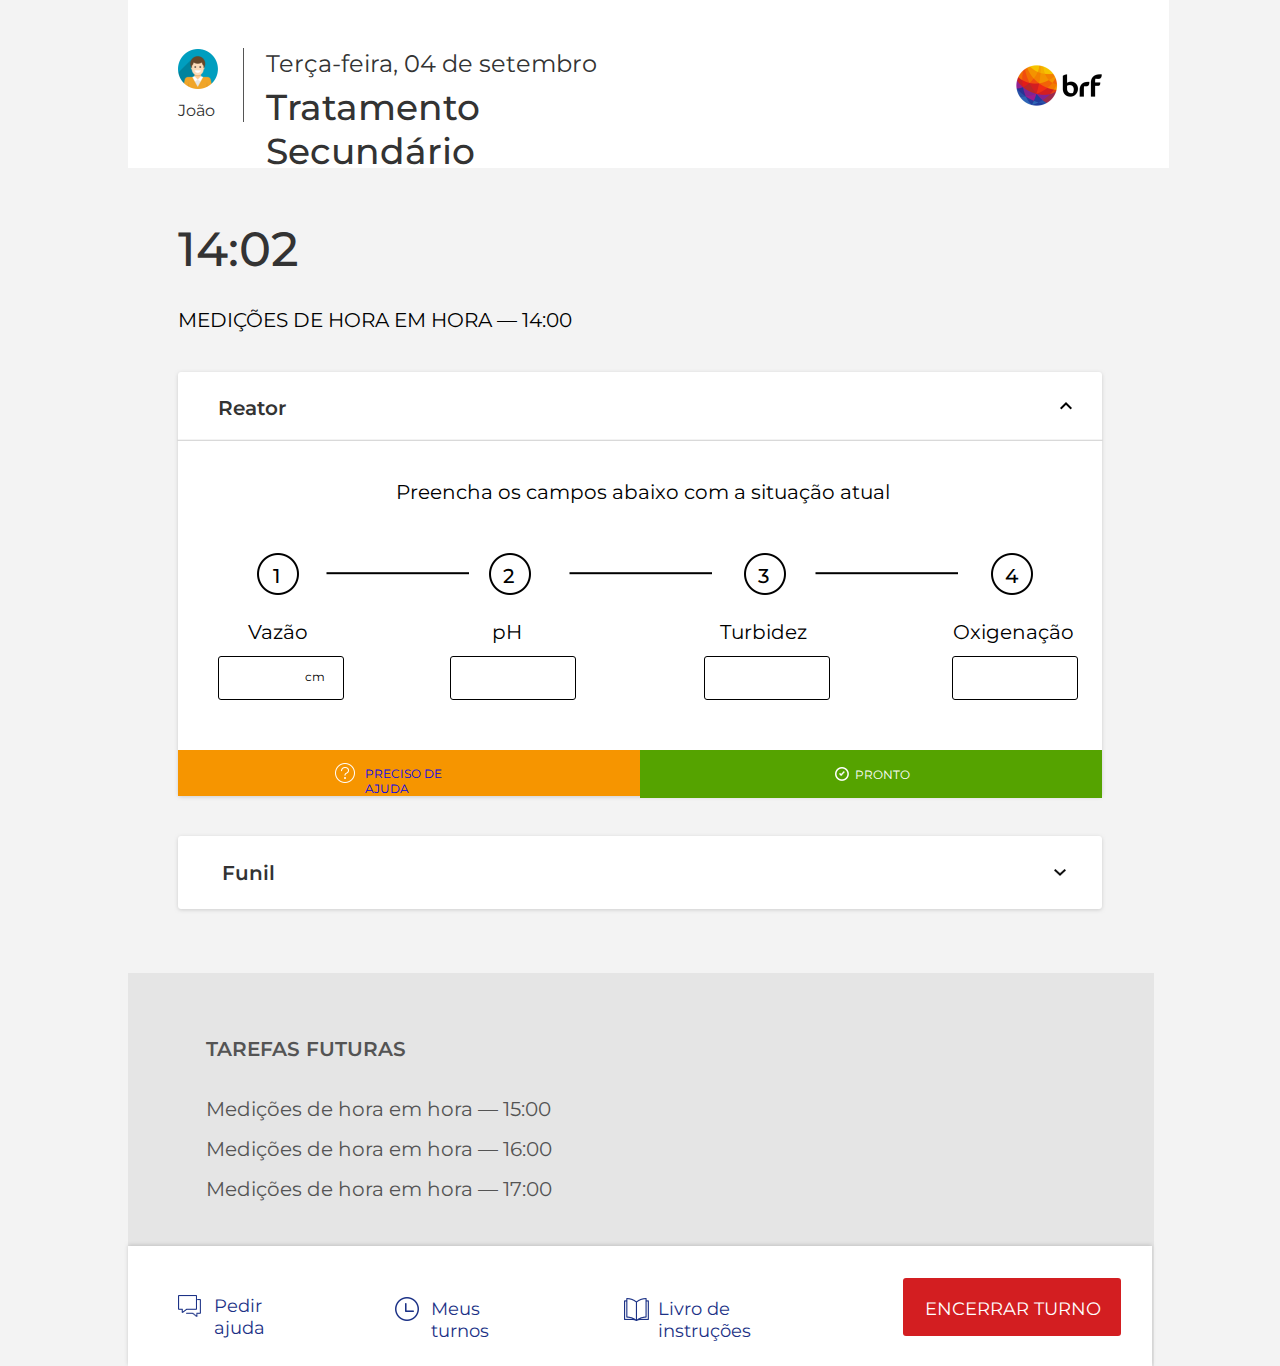
<file: COMFLOW V.4 - VERSÃO FINAL/homeatividadeexpandida.html>
<!DOCTYPE html>
<html>
    <head>
        <link href="./img/favicon.png" rel="shortcut icon"/>
        <meta charset="utf-8"/>
        <meta content="width=1024px, maximum-scale=1.0" name="viewport"/>
        <link href="./css/homeatividadeexpandida.css" rel="stylesheet" type="text/css"/>
        <meta content="Launchpad by Anima" name="author">
        </meta>
    </head>
    <body style="margin: 0;
 background: rgba(243, 243, 243, 1.0);">
        <input id="anPageName" name="page" type="hidden" value="homeatividadeexpandida"/>
        <div class="homeatividadeexpandida">
            <div style="width: 1024px; height: 100%; position:relative; margin:auto;">
                <div class="group10">
                    <div class="rectangle2">
                    </div>
                    <div class="group8copy41">
                        <div class="group9">
                        </div>
                    </div>
                    <div class="group8copy51">
                        <div class="group9">
                        </div>
                    </div>
                    <div class="group8copy61">
                        <div class="group9">
                        </div>
                    </div>
                    <div class="group11copy1">
                        <div class="nounhelp1926324">
                            <div class="group">
                            </div>
                        </div>
                    </div>
                    <div class="medi347365esdehoraem3">
                        Medições de hora em hora — 15:00
                    </div>
                    <div class="medi347365esdehoraem1">
                        Medições de hora em hora — 16:00
                    </div>
                    <div class="medi347365esdehoraem2">
                        Medições de hora em hora — 17:00
                    </div>
                    <div class="tarefasfuturas">
                        TAREFAS FUTURAS
                    </div>
                </div>
                <img anima-src="./img/home-fim-do-turno-rectangle-4.png" class="rectangle4" src="[data-uri]"/>
                <div class="group2">
                    <div class="livrodeinstru347365es">
                        Livro de instruções
                    </div>
                    <div class="nounbook1909323">
                        <img anima-src="./img/home-fim-do-turno-shape@2x.png" class="shape" src="[data-uri]"/>
                    </div>
                </div>
                <div class="group4">
                    <div class="pedirajuda">
                        Pedir ajuda
                    </div>
                    <div class="nounchat1922841">
                        <div class="group">
                            <img anima-src="./img/home-fim-do-turno-shape 1@2x.png" class="shape" src="[data-uri]"/>
                            <img anima-src="./img/home-fim-do-turno-shape 2@2x.png" class="shape1" src="[data-uri]"/>
                        </div>
                    </div>
                </div>
                <div class="group3">
                    <div class="meusturnos">
                        Meus turnos
                    </div>
                    <div class="nounclock1920652">
                        <img anima-src="./img/home-fim-do-turno-shape 3@2x.png" class="shape" src="[data-uri]"/>
                        <img anima-src="./img/home-fim-do-turno-shape 4@2x.png" class="shape1" src="[data-uri]"/>
                    </div>
                </div>
                <div class="group5">
                    <div class="rectangle">
                    </div>
                    <div class="encerrarturno">
                        ENCERRAR TURNO
                    </div>
                </div>
                <div class="medi347365esdehoraem">
                    MEDIÇÕES DE HORA EM HORA — 14:00
                </div>
                <div class="group13">
                    <div class="rectangle2">
                        <img anima-src="./img/home-atividade-preeenchida-mask.png" class="mask" src="[data-uri]"/>
                        
                        
                        <div class="rectangle22">

                                <a class="" href="homeatividadeexpandida.html" role="button"> 

                        </div>



                        <div class="rectangle21">
                        </div>
                        <div class="group101">
                            <div class="group11copy1">
                                <div class="pronto">
                                    PRONTO
                                </div>
                            </div>
                            <div class="nounok821449">
                                <img anima-src="./img/home-atividade-preeenchida-shape 5@2x.png" class="shape" src="[data-uri]"/>
                                <img anima-src="./img/home-atividade-preeenchida-shape 6@2x.png" class="shape1" src="[data-uri]"/>
                            </div>
                        </div>
                    </div>
                    <div class="reatorcopy">
                        Reator
                    </div>
                    <img anima-src="./img/home-atividade-preeenchida-line-2.png" class="line2" src="[data-uri]"/>
                    <div class="ph">
                        pH
                    </div>
                    <div class="cm">
                        cm
                    </div>
                    <div class="preenchaoscamposa">
                        Preencha os campos abaixo com a situação atual
                    </div>
                    <div class="turbidez">
                        Turbidez
                    </div>
                    <div class="oxigena347343o">
                        Oxigenação
                    </div>
                    <div class="group8copy">
                        <div class="group9">
                            <img anima-src="./img/home-atividade-preeenchida-oval@2x.png" class="oval" src="[data-uri]"/>
                            <div class="a2">
                                2
                            </div>
                        </div>
                    </div>
                    <div class="group8copy2">
                        <div class="group9">
                            <img anima-src="./img/home-atividade-preeenchida-oval@2x.png" class="oval" src="[data-uri]"/>
                            <div class="a3">
                                3
                            </div>
                        </div>
                    </div>
                    <div class="group8copy3">
                        <div class="group9">
                            <img anima-src="./img/home-atividade-preeenchida-oval@2x.png" class="oval" src="[data-uri]"/>
                            <div class="a4">
                                4
                            </div>
                        </div>
                    </div>
                    <input type="email" class="rectangle5" id="exampleInputEmail1" aria-describedby="emailHelp" placeholder="">                   

                    <div class="group14">
                        <div class="group8">
                            <div class="group9">
                                <img anima-src="./img/home-atividade-preeenchida-oval@2x.png" class="oval" src="[data-uri]"/>
                                <div class="a1">
                                    1
                                </div>
                            </div>
                        </div>
                        <div class="vaz343o">
                            Vazão
                        </div>


                     <!--   <div class="rectangle5copy4">
                        </div>  -->
                        
                        <input type="email" class="rectangle5copy4" id="exampleInputEmail1" aria-describedby="emailHelp" placeholder="">


                    </div>


                        <input type="email" class="rectangle5copy3" id="exampleInputEmail1" aria-describedby="emailHelp" placeholder="">


                        
                    
                    
                            <input type="email" class="rectangle5copy5" id="exampleInputEmail1" aria-describedby="emailHelp" placeholder="">

                    

                    

                    
                    <!-- FORMULÁRIOS - MUDAR ID DO FIREBASE-->

                 


                    <!-- FORMULARIO VASÃO --

                        <input type="email" class="rectangle5" id="exampleInputEmail1" aria-describedby="emailHelp" placeholder="">
              
                    <!-- FORMULARIO TURBIDEZ --


                    <input type="email" class="rectangle5copy3" id="exampleInputEmail1" aria-describedby="emailHelp" placeholder="">


                    <!-- FORMULARIO OXIGENAÇÃO -


                    <input type="email" class="rectangle5copy5" id="exampleInputEmail1" aria-describedby="emailHelp" placeholder="">
                    
                    -->




                    <img anima-src="./img/home-atividade-preeenchida-line-3@2x.png" class="line3" src="[data-uri]"/>
                    <img anima-src="./img/home-atividade-preeenchida-line-3@2x.png" class="line3copy2" src="[data-uri]"/>
                    <img anima-src="./img/home-atividade-preeenchida-line-3@2x.png" class="line3copy3" src="[data-uri]"/>
                    <div class="group11">
                        <div class="nounhelp1926324">
                            <div class="group">
                                <div class="group1">
                                    <div class="rectanglepath">
                                    </div>
                                    <img anima-src="./img/home-atividade-preeenchida-shape 7@2x.png" class="shape" src="[data-uri]"/>
                                    <img anima-src="./img/home-atividade-preeenchida-shape 8@2x.png" class="shape1" src="[data-uri]"/>
                                    <img anima-src="./img/home-atividade-preeenchida-oval 4@2x.png" class="oval" src="[data-uri]"/>
                                </div>
                            </div>
                        </div>


                        <div class="precisodeajuda">
                                <a class="" href="homeajudaatividade.html" role="button">PRECISO DE AJUDA</a>

                        </div>


                    </div>
                    <a class="group16" href="home1.html" role="button">


                    <img anima-src="./img/home-atividade-preeenchida-baseline-expandmore-24px@2x.png" class="baselineexpandmore24px" src="[data-uri]"/>
               </a>
               
                </div>
                <div class="group8copy4">
                    <div class="group9">
                    </div>
                </div>
                <div class="group8copy5">
                    <div class="group9">
                    </div>
                </div>
                <div class="group8copy6">
                    <div class="group9">
                    </div>
                </div>
                <div class="group8copy7">
                    <div class="group9">
                    </div>
                </div>
                <div class="group11copy">
                    <div class="nounhelp1926324">
                        <div class="group">
                        </div>
                    </div>
                </div>
                <div class="group12">
                    <img anima-src="./img/home-atividade-preeenchida-mask 1.png" class="mask" src="[data-uri]"/>
                    <div class="funil">
                        Funil
                    </div>
                    <div class="group16">
                        <img anima-src="./img/home-atividade-preeenchida-shape 9@2x.png" class="shape" src="[data-uri]"/>
                        <img anima-src="./img/home-fim-do-turno-shape 7@2x.png" class="shape1" src="[data-uri]"/>
                    </div>
                </div>
                <div class="group131">
                    <div class="rectangle6">
                    </div>
                    <img anima-src="./img/home-fim-do-turno-bitmap-copy@2x.png" class="bitmapcopy" src="[data-uri]"/>
                    <div class="group8">
                        <div class="group7">
                            <div class="ter347afeira04des">
                                Terça-feira, 04 de setembro
                            </div>
                            <div class="tratamentosecund341ri">
                                Tratamento Secundário
                            </div>
                        </div>
                        <div class="group6">
                            <img anima-src="./img/home-fim-do-turno-bitmap@2x.png" class="bitmap" src="[data-uri]"/>
                            <div class="jo343o">
                                João
                            </div>
                        </div>
                        <img anima-src="./img/home-fim-do-turno-line@2x.png" class="line" src="[data-uri]"/>
                    </div>
                </div>
                <div class="a1402">
                    14:02
                </div>
            </div>
        </div>
        <!-- Scripts -->
        <script>
            anima_isHidden = function(e) {
                if (!(e instanceof HTMLElement)) return !1;
                if (getComputedStyle(e).display == "none") return !0; else if (e.parentNode && anima_isHidden(e.parentNode)) return !0;
                return !1;
            };
            anima_loadAsyncSrcForTag = function(tag) {
                var elements = document.getElementsByTagName(tag);
                var toLoad = [];
                for (var i = 0; i < elements.length; i++) {
                    var e = elements[i];
                    var src = e.getAttribute("src");
                    var loaded = (src != undefined && src.length > 0 && src != '[data-uri]');
                    if (loaded) continue;
                    var asyncSrc = e.getAttribute("anima-src");
                    if (asyncSrc == undefined || asyncSrc.length == 0) continue;
                    if (anima_isHidden(e)) continue;
                    toLoad.push(e);
                }
                toLoad.sort(function(a, b) {
                    return anima_getTop(a) - anima_getTop(b);
                });
                for (var i = 0; i < toLoad.length; i++) {
                    var e = toLoad[i];
                    var asyncSrc = e.getAttribute("anima-src");
                    e.setAttribute("src", asyncSrc);
                }
            };
            anima_pauseHiddenVideos = function(tag) {
                var elements = document.getElementsByTagName("video");
                for (var i = 0; i < elements.length; i++) {
                    var e = elements[i];
                    var isPlaying = !!(e.currentTime > 0 && !e.paused && !e.ended && e.readyState > 2);
                    var isHidden = anima_isHidden(e);
                    if (!isPlaying && !isHidden && e.getAttribute("autoplay") == "autoplay") {
                        e.play();
                    } else if (isPlaying && isHidden) {
                        e.pause();
                    }
                }
            };
            anima_loadAsyncSrc = function(tag) {
                anima_loadAsyncSrcForTag("img");
                anima_loadAsyncSrcForTag("iframe");
                anima_loadAsyncSrcForTag("video");
                anima_pauseHiddenVideos();
            };
            var anima_getTop = function(e) {
                var top = 0;
                do {
                    top += e.offsetTop || 0;
                    e = e.offsetParent;
                } while (e);
                return top;
            };
            anima_loadAsyncSrc();
            anima_old_onResize = window.onresize;
            anima_new_onResize = undefined;
            anima_updateOnResize = function() {
                if (anima_new_onResize == undefined || window.onresize != anima_new_onResize) {
                    anima_new_onResize = function(x) {
                        if (anima_old_onResize != undefined) anima_old_onResize(x);
                        anima_loadAsyncSrc();
                    };
                    window.onresize = anima_new_onResize;
                    setTimeout(function() {
                        anima_updateOnResize();
                    }, 3000);
                }
            };
            anima_updateOnResize();
            setTimeout(function() {
                anima_loadAsyncSrc();
            }, 200);
        </script>
        <!-- End of Scripts -->
    </body>
</html>
</file>
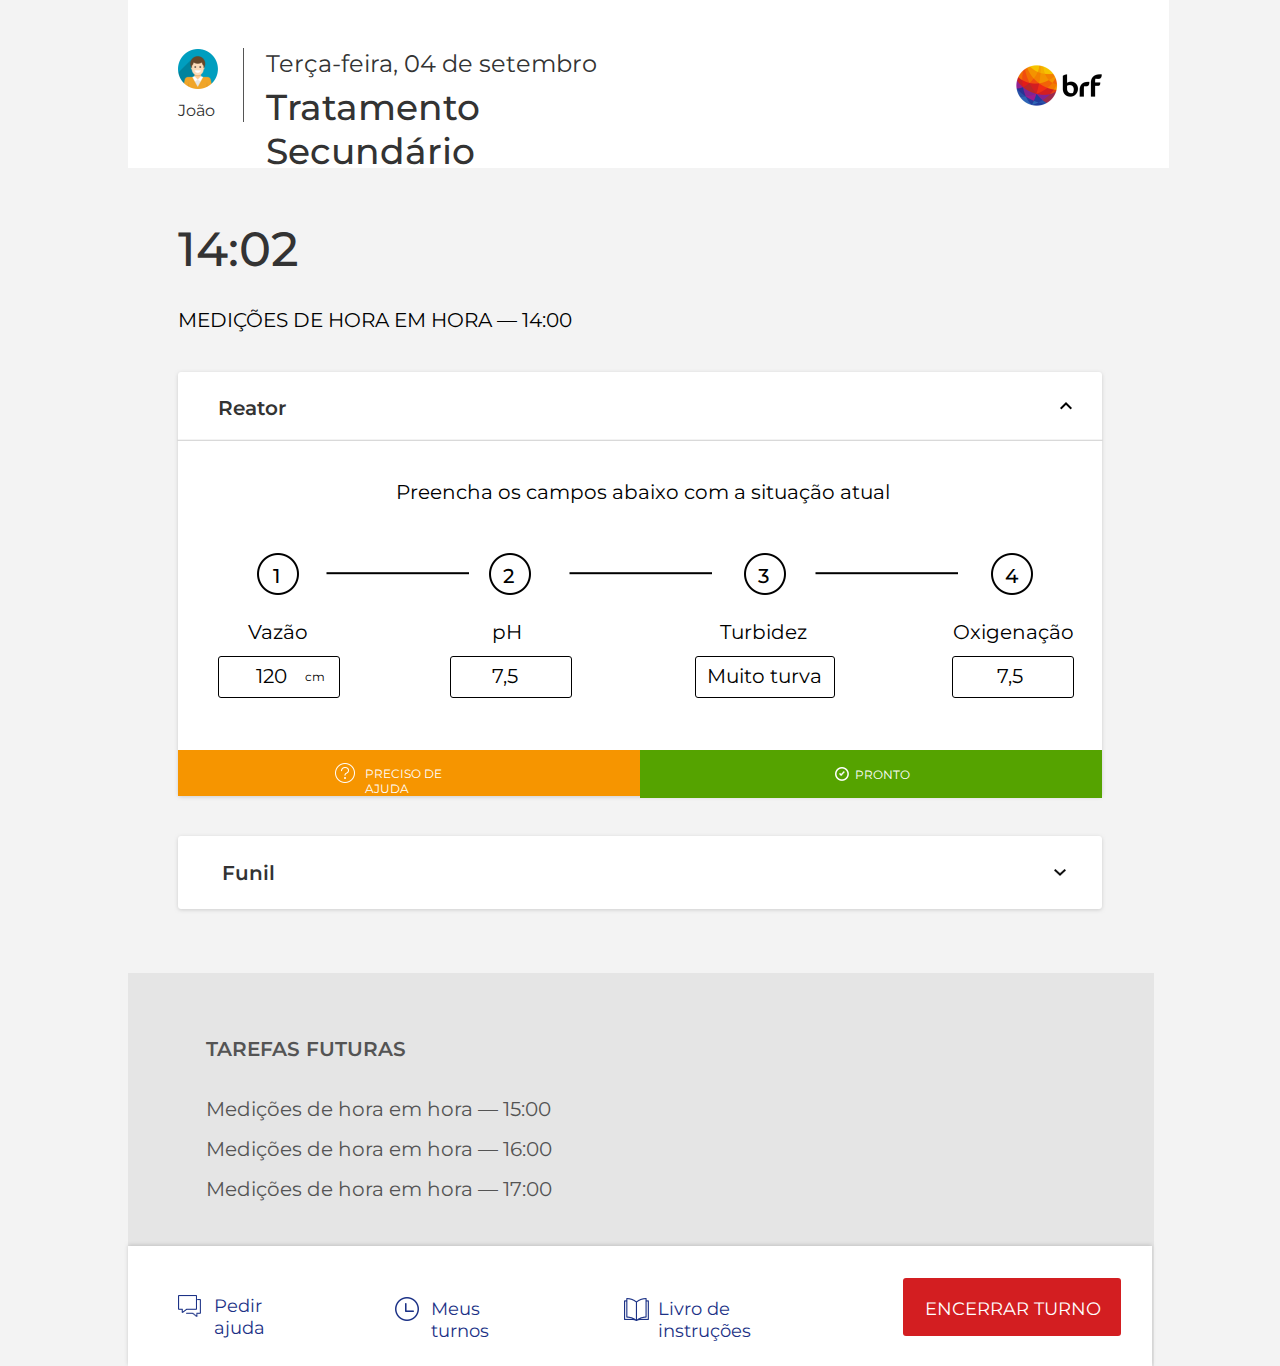
<file: COMFLOW V.4 - VERSÃO FINAL/homeatividadepreeenchida.html>
<!DOCTYPE html>
<html>
    <head>
        <link href="./img/favicon.png" rel="shortcut icon"/>
        <meta charset="utf-8"/>
        <meta content="width=1024px, maximum-scale=1.0" name="viewport"/>
        <link href="./css/homeatividadepreeenchida.css" rel="stylesheet" type="text/css"/>
        <meta content="Launchpad by Anima" name="author">
        </meta>
    </head>
    <body style="margin: 0;
 background: rgba(243, 243, 243, 1.0);">
        <input id="anPageName" name="page" type="hidden" value="homeatividadepreeenchida"/>
        <div class="homeatividadepreeenchida">
            <div style="width: 1024px; height: 100%; position:relative; margin:auto;">
                <div class="group10">
                    <div class="rectangle2">
                    </div>
                    <div class="group8copy41">
                        <div class="group9">
                        </div>
                    </div>
                    <div class="group8copy51">
                        <div class="group9">
                        </div>
                    </div>
                    <div class="group8copy61">
                        <div class="group9">
                        </div>
                    </div>
                    <div class="group11copy1">
                        <div class="nounhelp1926324">
                            <div class="group">
                            </div>
                        </div>
                    </div>
                    <div class="medi347365esdehoraem3">
                        Medições de hora em hora — 15:00
                    </div>
                    <div class="medi347365esdehoraem1">
                        Medições de hora em hora — 16:00
                    </div>
                    <div class="medi347365esdehoraem2">
                        Medições de hora em hora — 17:00
                    </div>
                    <div class="tarefasfuturas">
                        TAREFAS FUTURAS
                    </div>
                </div>
                <img anima-src="./img/home-fim-do-turno-rectangle-4.png" class="rectangle4" src="[data-uri]"/>
                <div class="group2">
                    <div class="livrodeinstru347365es">
                        Livro de instruções
                    </div>
                    <div class="nounbook1909323">
                        <img anima-src="./img/home-fim-do-turno-shape@2x.png" class="shape" src="[data-uri]"/>
                    </div>
                </div>
                <div class="group4">
                    <div class="pedirajuda">
                        Pedir ajuda
                    </div>
                    <div class="nounchat1922841">
                        <div class="group">
                            <img anima-src="./img/home-fim-do-turno-shape 1@2x.png" class="shape" src="[data-uri]"/>
                            <img anima-src="./img/home-fim-do-turno-shape 2@2x.png" class="shape1" src="[data-uri]"/>
                        </div>
                    </div>
                </div>
                <div class="group3">
                    <div class="meusturnos">
                        Meus turnos
                    </div>
                    <div class="nounclock1920652">
                        <img anima-src="./img/home-fim-do-turno-shape 3@2x.png" class="shape" src="[data-uri]"/>
                        <img anima-src="./img/home-fim-do-turno-shape 4@2x.png" class="shape1" src="[data-uri]"/>
                    </div>
                </div>
                <div class="group5">
                    <div class="rectangle">
                    </div>
                    <div class="encerrarturno">
                        ENCERRAR TURNO
                    </div>
                </div>
                <div class="medi347365esdehoraem">
                    MEDIÇÕES DE HORA EM HORA — 14:00
                </div>
                <div class="group13">
                    <div class="rectangle2">
                        <img anima-src="./img/home-atividade-preeenchida-mask.png" class="mask" src="[data-uri]"/>
                        <div class="rectangle22">
                        </div>
                        <div class="rectangle21">
                        </div>
                        <div class="group101">
                            <div class="group11copy1">
                                <div class="pronto">
                                    PRONTO
                                </div>
                            </div>
                            <div class="nounok821449">
                                <img anima-src="./img/home-atividade-preeenchida-shape 5@2x.png" class="shape" src="[data-uri]"/>
                                <img anima-src="./img/home-atividade-preeenchida-shape 6@2x.png" class="shape1" src="[data-uri]"/>
                            </div>
                        </div>
                    </div>
                    <div class="reatorcopy">
                        Reator
                    </div>
                    <img anima-src="./img/home-atividade-preeenchida-line-2.png" class="line2" src="[data-uri]"/>
                    <div class="group8">
                        <div class="group9">
                            <img anima-src="./img/home-atividade-preeenchida-oval@2x.png" class="oval" src="[data-uri]"/>
                            <div class="a1">
                                1
                            </div>
                        </div>
                    </div>
                    <div class="ph">
                        pH
                    </div>
                    <div class="vaz343o">
                        Vazão
                    </div>
                    <div class="a120">
                        120
                    </div>
                    <div class="a75">
                        7,5
                    </div>
                    <div class="muitoturva">
                        Muito turva
                    </div>
                    <div class="a751">
                        7,5
                    </div>
                    <div class="cm">
                        cm
                    </div>
                    <div class="preenchaoscamposa">
                        Preencha os campos abaixo com a situação atual
                    </div>
                    <div class="turbidez">
                        Turbidez
                    </div>
                    <div class="oxigena347343o">
                        Oxigenação
                    </div>
                    <div class="group8copy">
                        <div class="group9">
                            <img anima-src="./img/home-atividade-preeenchida-oval@2x.png" class="oval" src="[data-uri]"/>
                            <div class="a2">
                                2
                            </div>
                        </div>
                    </div>
                    <div class="group8copy2">
                        <div class="group9">
                            <img anima-src="./img/home-atividade-preeenchida-oval@2x.png" class="oval" src="[data-uri]"/>
                            <div class="a3">
                                3
                            </div>
                        </div>
                    </div>
                    <div class="group8copy3">
                        <div class="group9">
                            <img anima-src="./img/home-atividade-preeenchida-oval@2x.png" class="oval" src="[data-uri]"/>
                            <div class="a4">
                                4
                            </div>
                        </div>
                    </div>
                    <div class="rectangle5">
                    </div>
                    <div class="rectangle5copy4">
                    </div>
                    <div class="rectangle5copy3">
                    </div>
                    <div class="rectangle5copy5">
                    </div>
                    <img anima-src="./img/home-atividade-preeenchida-line-3@2x.png" class="line3" src="[data-uri]"/>
                    <img anima-src="./img/home-atividade-preeenchida-line-3@2x.png" class="line3copy2" src="[data-uri]"/>
                    <img anima-src="./img/home-atividade-preeenchida-line-3@2x.png" class="line3copy3" src="[data-uri]"/>
                    <div class="group11">
                        <div class="nounhelp1926324">
                            <div class="group">
                                <div class="group1">
                                    <div class="rectanglepath">
                                    </div>
                                    <img anima-src="./img/home-atividade-preeenchida-shape 7@2x.png" class="shape" src="[data-uri]"/>
                                    <img anima-src="./img/home-atividade-preeenchida-shape 8@2x.png" class="shape1" src="[data-uri]"/>
                                    <img anima-src="./img/home-atividade-preeenchida-oval 4@2x.png" class="oval" src="[data-uri]"/>
                                </div>
                            </div>
                        </div>
                        <div class="precisodeajuda">
                            PRECISO DE AJUDA
                        </div>
                    </div>
                    <img anima-src="./img/home-atividade-preeenchida-baseline-expandmore-24px@2x.png" class="baselineexpandmore24px" src="[data-uri]"/>
                </div>
                <div class="group8copy4">
                    <div class="group9">
                    </div>
                </div>
                <div class="group8copy5">
                    <div class="group9">
                    </div>
                </div>
                <div class="group8copy6">
                    <div class="group9">
                    </div>
                </div>
                <div class="group8copy7">
                    <div class="group9">
                    </div>
                </div>
                <div class="group11copy">
                    <div class="nounhelp1926324">
                        <div class="group">
                        </div>
                    </div>
                </div>
                <div class="group12">
                    <img anima-src="./img/home-atividade-preeenchida-mask 1.png" class="mask" src="[data-uri]"/>
                    <div class="funil">
                        Funil
                    </div>
                    <div class="group16">
                        <img anima-src="./img/home-atividade-preeenchida-shape 9@2x.png" class="shape" src="[data-uri]"/>
                        <img anima-src="./img/home-fim-do-turno-shape 7@2x.png" class="shape1" src="[data-uri]"/>
                    </div>
                </div>
                <div class="group131">
                    <div class="rectangle6">
                    </div>
                    <img anima-src="./img/home-fim-do-turno-bitmap-copy@2x.png" class="bitmapcopy" src="[data-uri]"/>
                    <div class="group8">
                        <div class="group7">
                            <div class="ter347afeira04des">
                                Terça-feira, 04 de setembro
                            </div>
                            <div class="tratamentosecund341ri">
                                Tratamento Secundário
                            </div>
                        </div>
                        <div class="group6">
                            <img anima-src="./img/home-fim-do-turno-bitmap@2x.png" class="bitmap" src="[data-uri]"/>
                            <div class="jo343o">
                                João
                            </div>
                        </div>
                        <img anima-src="./img/home-fim-do-turno-line@2x.png" class="line" src="[data-uri]"/>
                    </div>
                </div>
                <div class="a1402">
                    14:02
                </div>
            </div>
        </div>
        <!-- Scripts -->
        <script>
            anima_isHidden = function(e) {
                if (!(e instanceof HTMLElement)) return !1;
                if (getComputedStyle(e).display == "none") return !0; else if (e.parentNode && anima_isHidden(e.parentNode)) return !0;
                return !1;
            };
            anima_loadAsyncSrcForTag = function(tag) {
                var elements = document.getElementsByTagName(tag);
                var toLoad = [];
                for (var i = 0; i < elements.length; i++) {
                    var e = elements[i];
                    var src = e.getAttribute("src");
                    var loaded = (src != undefined && src.length > 0 && src != '[data-uri]');
                    if (loaded) continue;
                    var asyncSrc = e.getAttribute("anima-src");
                    if (asyncSrc == undefined || asyncSrc.length == 0) continue;
                    if (anima_isHidden(e)) continue;
                    toLoad.push(e);
                }
                toLoad.sort(function(a, b) {
                    return anima_getTop(a) - anima_getTop(b);
                });
                for (var i = 0; i < toLoad.length; i++) {
                    var e = toLoad[i];
                    var asyncSrc = e.getAttribute("anima-src");
                    e.setAttribute("src", asyncSrc);
                }
            };
            anima_pauseHiddenVideos = function(tag) {
                var elements = document.getElementsByTagName("video");
                for (var i = 0; i < elements.length; i++) {
                    var e = elements[i];
                    var isPlaying = !!(e.currentTime > 0 && !e.paused && !e.ended && e.readyState > 2);
                    var isHidden = anima_isHidden(e);
                    if (!isPlaying && !isHidden && e.getAttribute("autoplay") == "autoplay") {
                        e.play();
                    } else if (isPlaying && isHidden) {
                        e.pause();
                    }
                }
            };
            anima_loadAsyncSrc = function(tag) {
                anima_loadAsyncSrcForTag("img");
                anima_loadAsyncSrcForTag("iframe");
                anima_loadAsyncSrcForTag("video");
                anima_pauseHiddenVideos();
            };
            var anima_getTop = function(e) {
                var top = 0;
                do {
                    top += e.offsetTop || 0;
                    e = e.offsetParent;
                } while (e);
                return top;
            };
            anima_loadAsyncSrc();
            anima_old_onResize = window.onresize;
            anima_new_onResize = undefined;
            anima_updateOnResize = function() {
                if (anima_new_onResize == undefined || window.onresize != anima_new_onResize) {
                    anima_new_onResize = function(x) {
                        if (anima_old_onResize != undefined) anima_old_onResize(x);
                        anima_loadAsyncSrc();
                    };
                    window.onresize = anima_new_onResize;
                    setTimeout(function() {
                        anima_updateOnResize();
                    }, 3000);
                }
            };
            anima_updateOnResize();
            setTimeout(function() {
                anima_loadAsyncSrc();
            }, 200);
        </script>
        <!-- End of Scripts -->
    </body>
</html>
</file>
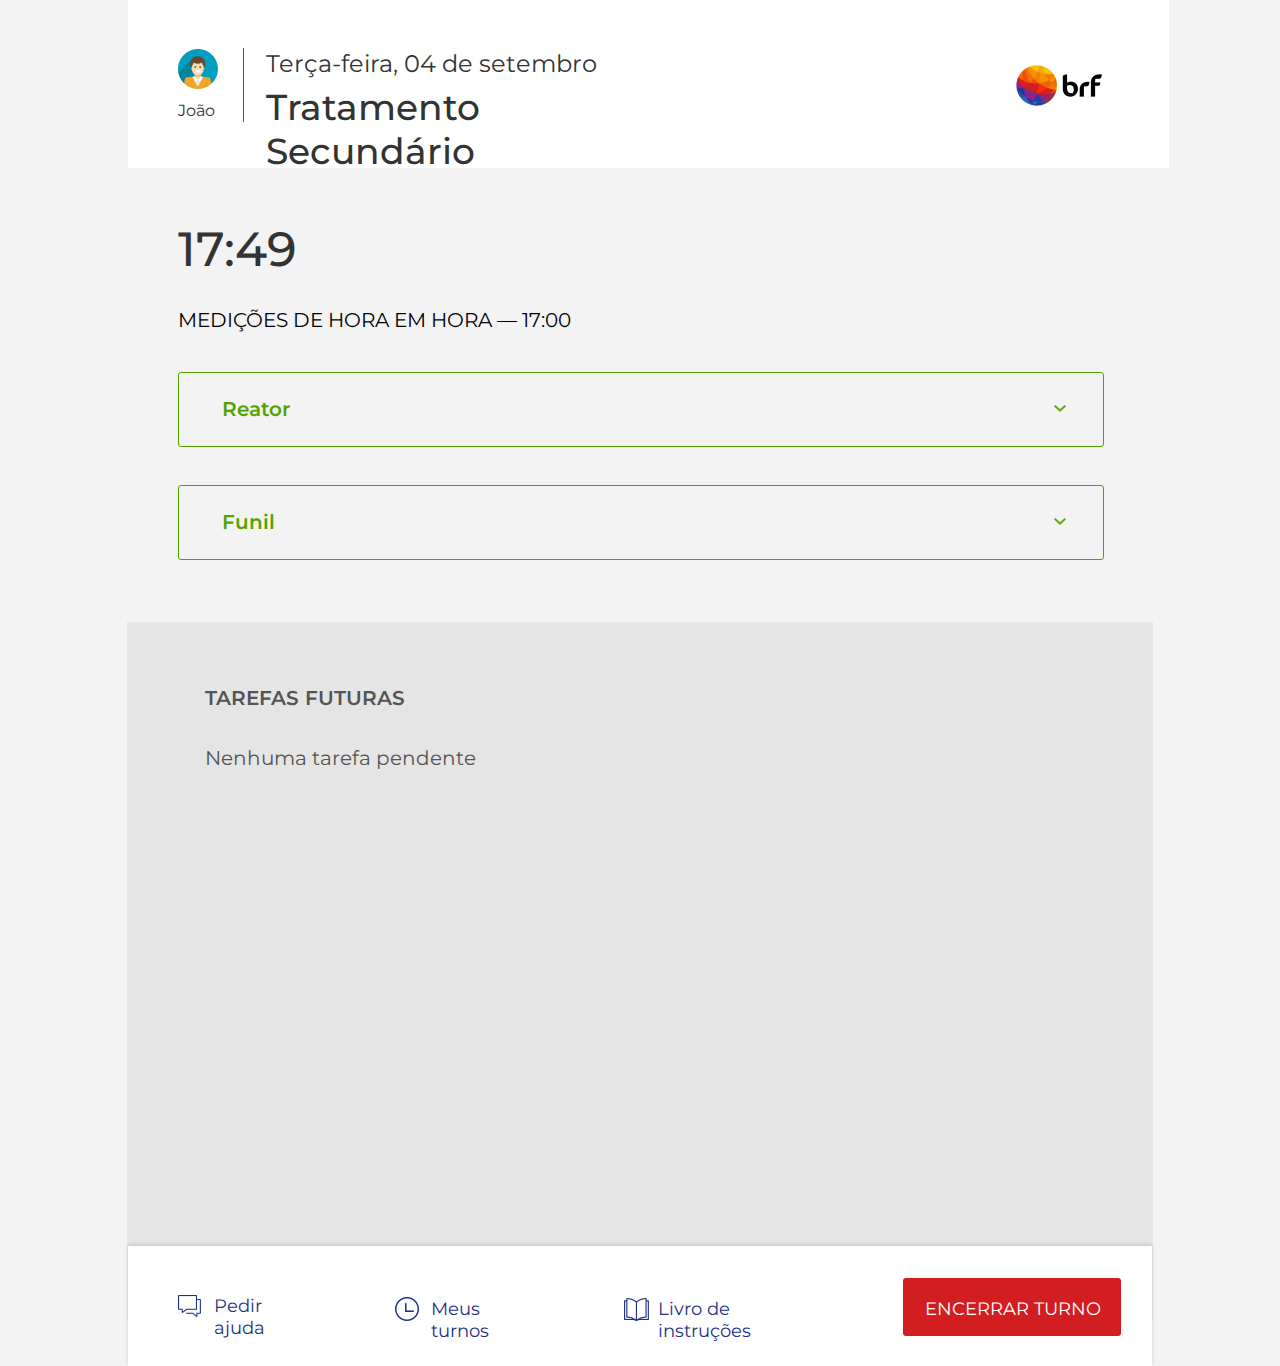
<file: COMFLOW V.4 - VERSÃO FINAL/homefimdoturno.html>
<!DOCTYPE html>
<html>
    <head>
        <link href="./img/favicon.png" rel="shortcut icon"/>
        <meta charset="utf-8"/>
        <meta content="width=1024px, maximum-scale=1.0" name="viewport"/>
        <link href="./css/homefimdoturno.css" rel="stylesheet" type="text/css"/>
        <meta content="Launchpad by Anima" name="author">
        </meta>
    </head>
    <body style="margin: 0;
 background: rgba(243, 243, 243, 1.0);">
        <input id="anPageName" name="page" type="hidden" value="homefimdoturno"/>
        <div class="homefimdoturno">
            <div style="width: 1024px; height: 100%; position:relative; margin:auto;">
                <div class="group10">
                    <div class="rectangle2">
                    </div>
                    <div class="group8copy4">
                        <div class="group9">
                        </div>
                    </div>
                    <div class="group8copy5">
                        <div class="group9">
                        </div>
                    </div>
                    <div class="group8copy6">
                        <div class="group9">
                        </div>
                    </div>
                    <div class="group11copy">
                        <div class="nounhelp1926324">
                            <div class="group">
                            </div>
                        </div>
                    </div>
                    <div class="nenhumatarefapende">
                        Nenhuma tarefa pendente
                    </div>
                    <div class="tarefasfuturas">
                        TAREFAS FUTURAS
                    </div>
                </div>
                <img anima-src="./img/home-fim-do-turno-rectangle-4.png" class="rectangle4" src="[data-uri]"/>
                <div class="group2">
                    <div class="livrodeinstru347365es">
                        Livro de instruções
                    </div>
                    <div class="nounbook1909323">
                        <img anima-src="./img/home-fim-do-turno-shape@2x.png" class="shape" src="[data-uri]"/>
                    </div>
                </div>
                <div class="group4">
                    <div class="pedirajuda">
                        Pedir ajuda
                    </div>
                    <div class="nounchat1922841">
                        <div class="group">
                            <img anima-src="./img/home-fim-do-turno-shape 1@2x.png" class="shape" src="[data-uri]"/>
                            <img anima-src="./img/home-fim-do-turno-shape 2@2x.png" class="shape1" src="[data-uri]"/>
                        </div>
                    </div>
                </div>
                <div class="group3">
                    <div class="meusturnos">
                        Meus turnos
                    </div>
                    <div class="nounclock1920652">
                        <img anima-src="./img/home-fim-do-turno-shape 3@2x.png" class="shape" src="[data-uri]"/>
                        <img anima-src="./img/home-fim-do-turno-shape 4@2x.png" class="shape1" src="[data-uri]"/>
                    </div>
                </div>
                <div class="group5">
                    <div class="rectangle">
                    </div>
                    <div class="encerrarturno">
                        ENCERRAR TURNO
                    </div>
                </div>
                <div class="medi347365esdehoraem">
                    MEDIÇÕES DE HORA EM HORA — 17:00
                </div>
                <div class="group12copy">
                    <div class="mask">
                    </div>
                    <div class="funil">
                        Funil
                    </div>
                    <div class="group16">
                        <img anima-src="./img/home-fim-do-turno-shape 7@2x.png" class="shape" src="[data-uri]"/>
                        <img anima-src="./img/home-fim-do-turno-shape 8@2x.png" class="shape1" src="[data-uri]"/>
                    </div>
                </div>
                <div class="group12copy2">
                    <div class="mask">
                    </div>
                    <div class="reator">
                        Reator
                    </div>
                    <div class="group16">
                        <img anima-src="./img/home-fim-do-turno-shape 7@2x.png" class="shape" src="[data-uri]"/>
                        <img anima-src="./img/home-fim-do-turno-shape 8@2x.png" class="shape1" src="[data-uri]"/>
                    </div>
                </div>
                <div class="group13">
                    <div class="rectangle6">
                    </div>
                    <img anima-src="./img/home-fim-do-turno-bitmap-copy@2x.png" class="bitmapcopy" src="[data-uri]"/>
                    <div class="group8">
                        <div class="group7">
                            <div class="ter347afeira04des">
                                Terça-feira, 04 de setembro
                            </div>
                            <div class="tratamentosecund341ri">
                                Tratamento Secundário
                            </div>
                        </div>
                        <div class="group6">
                            <img anima-src="./img/home-fim-do-turno-bitmap@2x.png" class="bitmap" src="[data-uri]"/>
                            <div class="jo343o">
                                João
                            </div>
                        </div>
                        <img anima-src="./img/home-fim-do-turno-line@2x.png" class="line" src="[data-uri]"/>
                    </div>
                </div>
                <div class="a1749">
                    17:49
                </div>
            </div>
        </div>
        <!-- Scripts -->
        <script>
            anima_isHidden = function(e) {
                if (!(e instanceof HTMLElement)) return !1;
                if (getComputedStyle(e).display == "none") return !0; else if (e.parentNode && anima_isHidden(e.parentNode)) return !0;
                return !1;
            };
            anima_loadAsyncSrcForTag = function(tag) {
                var elements = document.getElementsByTagName(tag);
                var toLoad = [];
                for (var i = 0; i < elements.length; i++) {
                    var e = elements[i];
                    var src = e.getAttribute("src");
                    var loaded = (src != undefined && src.length > 0 && src != '[data-uri]');
                    if (loaded) continue;
                    var asyncSrc = e.getAttribute("anima-src");
                    if (asyncSrc == undefined || asyncSrc.length == 0) continue;
                    if (anima_isHidden(e)) continue;
                    toLoad.push(e);
                }
                toLoad.sort(function(a, b) {
                    return anima_getTop(a) - anima_getTop(b);
                });
                for (var i = 0; i < toLoad.length; i++) {
                    var e = toLoad[i];
                    var asyncSrc = e.getAttribute("anima-src");
                    e.setAttribute("src", asyncSrc);
                }
            };
            anima_pauseHiddenVideos = function(tag) {
                var elements = document.getElementsByTagName("video");
                for (var i = 0; i < elements.length; i++) {
                    var e = elements[i];
                    var isPlaying = !!(e.currentTime > 0 && !e.paused && !e.ended && e.readyState > 2);
                    var isHidden = anima_isHidden(e);
                    if (!isPlaying && !isHidden && e.getAttribute("autoplay") == "autoplay") {
                        e.play();
                    } else if (isPlaying && isHidden) {
                        e.pause();
                    }
                }
            };
            anima_loadAsyncSrc = function(tag) {
                anima_loadAsyncSrcForTag("img");
                anima_loadAsyncSrcForTag("iframe");
                anima_loadAsyncSrcForTag("video");
                anima_pauseHiddenVideos();
            };
            var anima_getTop = function(e) {
                var top = 0;
                do {
                    top += e.offsetTop || 0;
                    e = e.offsetParent;
                } while (e);
                return top;
            };
            anima_loadAsyncSrc();
            anima_old_onResize = window.onresize;
            anima_new_onResize = undefined;
            anima_updateOnResize = function() {
                if (anima_new_onResize == undefined || window.onresize != anima_new_onResize) {
                    anima_new_onResize = function(x) {
                        if (anima_old_onResize != undefined) anima_old_onResize(x);
                        anima_loadAsyncSrc();
                    };
                    window.onresize = anima_new_onResize;
                    setTimeout(function() {
                        anima_updateOnResize();
                    }, 3000);
                }
            };
            anima_updateOnResize();
            setTimeout(function() {
                anima_loadAsyncSrc();
            }, 200);
        </script>
        <!-- End of Scripts -->
    </body>
</html>
</file>
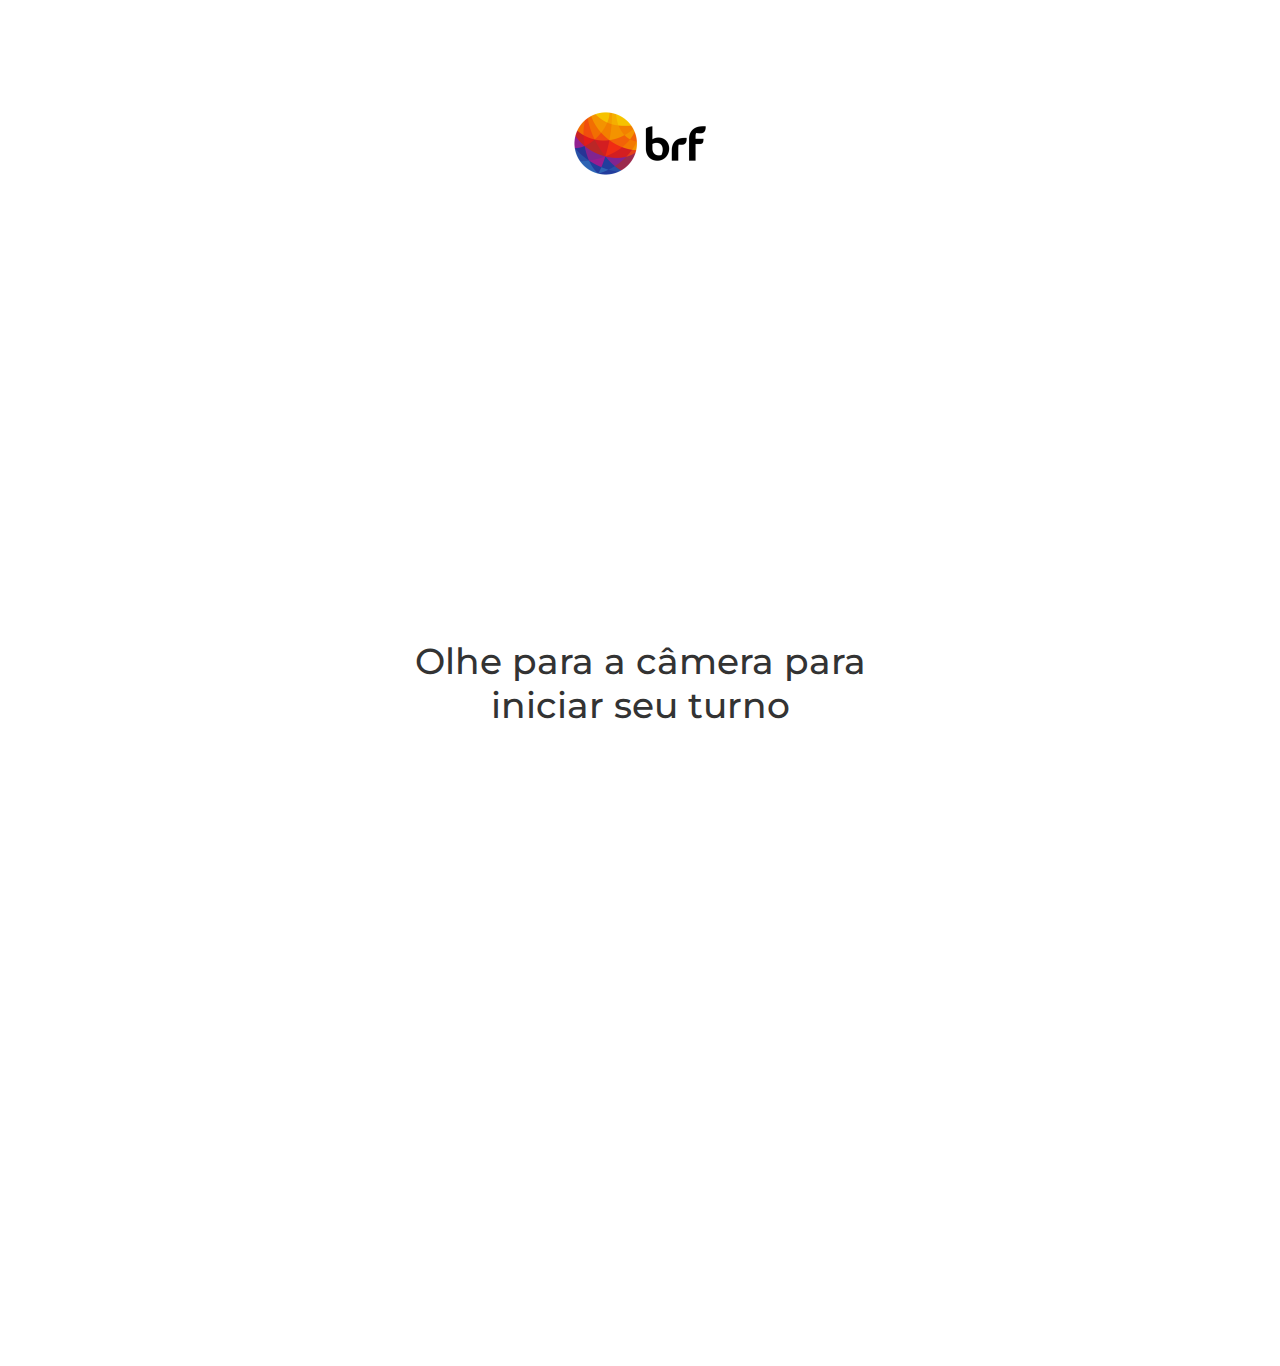
<file: COMFLOW V.4 - VERSÃO FINAL/login1.html>
<!DOCTYPE html>
<html>
    <head>
        <link href="./img/favicon.png" rel="shortcut icon"/>
        <meta charset="utf-8"/>
        <meta content="width=1024px, maximum-scale=1.0" name="viewport"/>
        <link href="./css/login1.css" rel="stylesheet" type="text/css"/>
        <meta content="Launchpad by Anima" name="author">
        </meta>
    </head>
    <body style="margin: 0;
 background: rgba(255, 255, 255, 1.0);">
        <input id="anPageName" name="page" type="hidden" value="login1"/>
        <div class="login1">
            <div style="width: 1024px; height: 100%; position:relative; margin:auto;">
                <div class="olheparaac342merap">
                    Olhe para a câmera para iniciar seu turno
                </div>
                <img anima-src="./img/logout-bitmap-copy@2x.png" class="bitmapcopy" src="[data-uri]"/>
            </div>
        </div>
        <!-- Scripts -->
        <script>
            anima_isHidden = function(e) {
                if (!(e instanceof HTMLElement)) return !1;
                if (getComputedStyle(e).display == "none") return !0; else if (e.parentNode && anima_isHidden(e.parentNode)) return !0;
                return !1;
            };
            anima_loadAsyncSrcForTag = function(tag) {
                var elements = document.getElementsByTagName(tag);
                var toLoad = [];
                for (var i = 0; i < elements.length; i++) {
                    var e = elements[i];
                    var src = e.getAttribute("src");
                    var loaded = (src != undefined && src.length > 0 && src != '[data-uri]');
                    if (loaded) continue;
                    var asyncSrc = e.getAttribute("anima-src");
                    if (asyncSrc == undefined || asyncSrc.length == 0) continue;
                    if (anima_isHidden(e)) continue;
                    toLoad.push(e);
                }
                toLoad.sort(function(a, b) {
                    return anima_getTop(a) - anima_getTop(b);
                });
                for (var i = 0; i < toLoad.length; i++) {
                    var e = toLoad[i];
                    var asyncSrc = e.getAttribute("anima-src");
                    e.setAttribute("src", asyncSrc);
                }
            };
            anima_pauseHiddenVideos = function(tag) {
                var elements = document.getElementsByTagName("video");
                for (var i = 0; i < elements.length; i++) {
                    var e = elements[i];
                    var isPlaying = !!(e.currentTime > 0 && !e.paused && !e.ended && e.readyState > 2);
                    var isHidden = anima_isHidden(e);
                    if (!isPlaying && !isHidden && e.getAttribute("autoplay") == "autoplay") {
                        e.play();
                    } else if (isPlaying && isHidden) {
                        e.pause();
                    }
                }
            };
            anima_loadAsyncSrc = function(tag) {
                anima_loadAsyncSrcForTag("img");
                anima_loadAsyncSrcForTag("iframe");
                anima_loadAsyncSrcForTag("video");
                anima_pauseHiddenVideos();
            };
            var anima_getTop = function(e) {
                var top = 0;
                do {
                    top += e.offsetTop || 0;
                    e = e.offsetParent;
                } while (e);
                return top;
            };
            anima_loadAsyncSrc();
            anima_old_onResize = window.onresize;
            anima_new_onResize = undefined;
            anima_updateOnResize = function() {
                if (anima_new_onResize == undefined || window.onresize != anima_new_onResize) {
                    anima_new_onResize = function(x) {
                        if (anima_old_onResize != undefined) anima_old_onResize(x);
                        anima_loadAsyncSrc();
                    };
                    window.onresize = anima_new_onResize;
                    setTimeout(function() {
                        anima_updateOnResize();
                    }, 3000);
                }
            };
            anima_updateOnResize();
            setTimeout(function() {
                anima_loadAsyncSrc();
            }, 200);
        </script>
        <!-- End of Scripts -->
    </body>
</html>
</file>
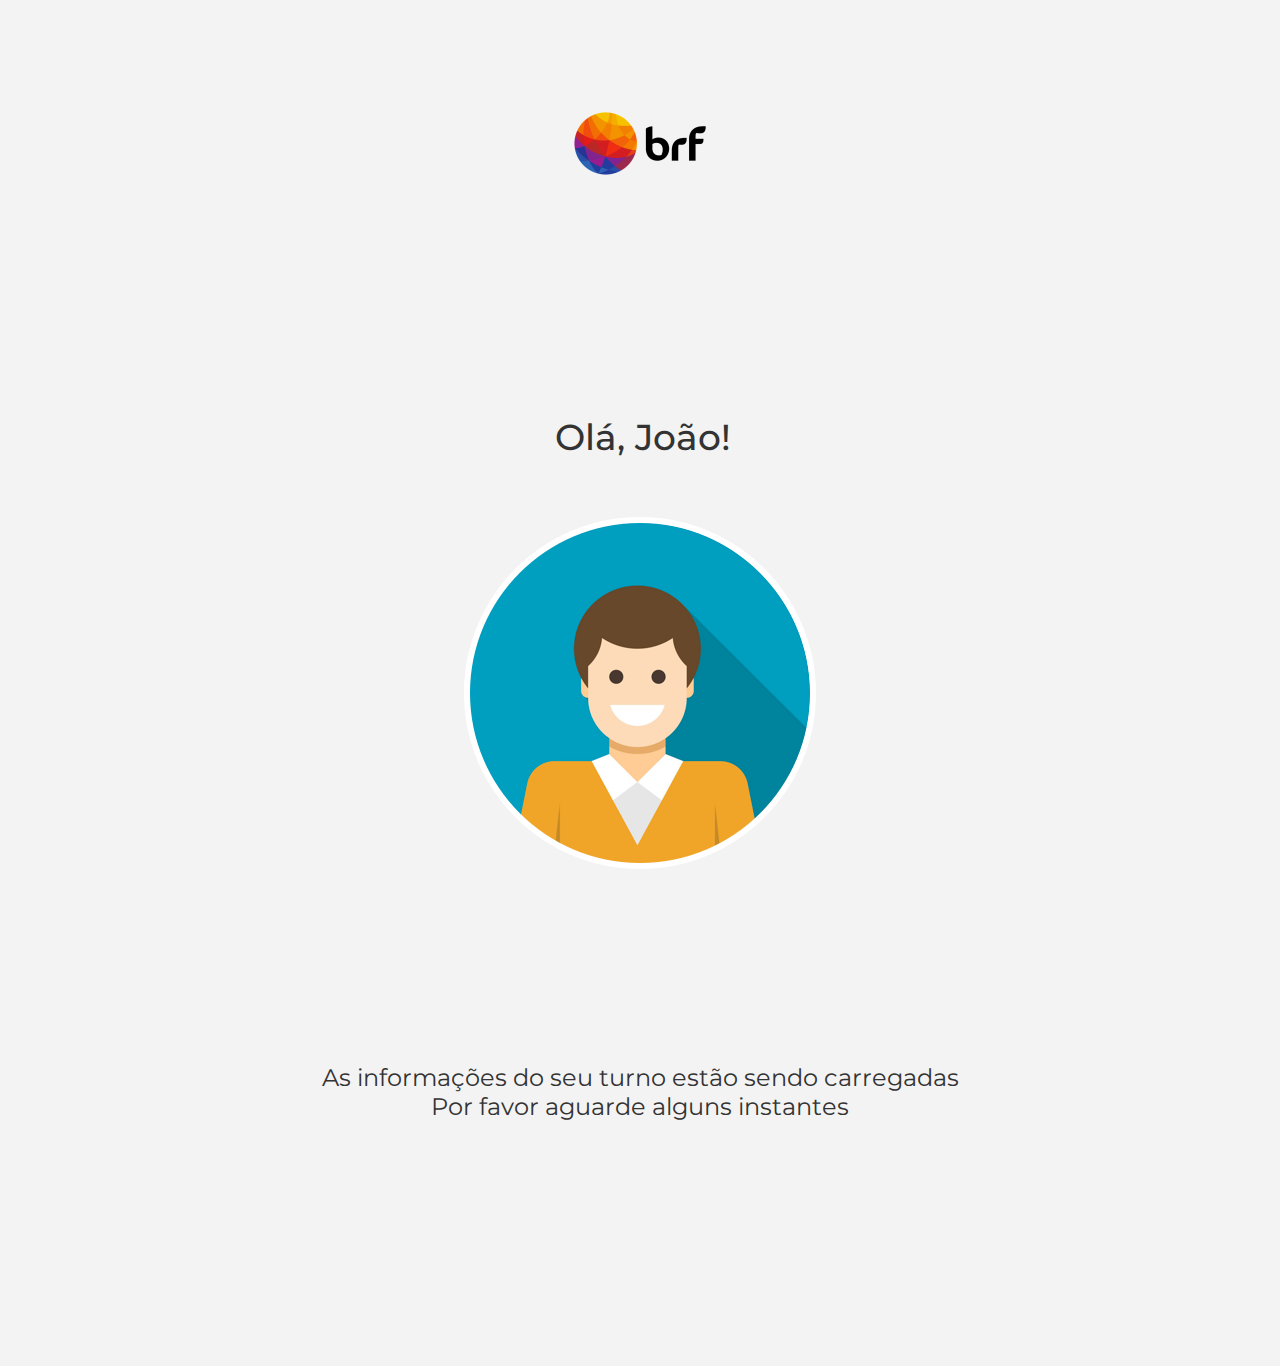
<file: COMFLOW V.4 - VERSÃO FINAL/login2loading.html>
<!DOCTYPE html>
<html>
    <head>
        <link href="./img/favicon.png" rel="shortcut icon"/>
        <meta charset="utf-8"/>
        <meta content="width=1024px, maximum-scale=1.0" name="viewport"/>
        <link href="./css/login2loading.css" rel="stylesheet" type="text/css"/>
        <meta content="Launchpad by Anima" name="author">
        </meta>
    </head>
    <body style="margin: 0;
 background: rgba(243, 243, 243, 1.0);">
        <input id="anPageName" name="page" type="hidden" value="login2loading"/>
        <div class="login2loading">
            <div style="width: 1024px; height: 100%; position:relative; margin:auto;">
                <div class="group">
                    <img anima-src="./img/login-2-loading-bitmap.png" class="bitmap" src="[data-uri]"/>
                    <div class="ol341jo343o">
                        Olá, João!
                    </div>
                </div>
                <div class="asinforma347365esdose">
                    As informações do seu turno estão sendo carregadas
                    <br/>
                    Por favor aguarde alguns instantes
                </div>
                <img anima-src="./img/logout-bitmap-copy@2x.png" class="bitmapcopy" src="[data-uri]"/>
            </div>
        </div>
        <!-- Scripts -->
        <script>
            anima_isHidden = function(e) {
                if (!(e instanceof HTMLElement)) return !1;
                if (getComputedStyle(e).display == "none") return !0; else if (e.parentNode && anima_isHidden(e.parentNode)) return !0;
                return !1;
            };
            anima_loadAsyncSrcForTag = function(tag) {
                var elements = document.getElementsByTagName(tag);
                var toLoad = [];
                for (var i = 0; i < elements.length; i++) {
                    var e = elements[i];
                    var src = e.getAttribute("src");
                    var loaded = (src != undefined && src.length > 0 && src != '[data-uri]');
                    if (loaded) continue;
                    var asyncSrc = e.getAttribute("anima-src");
                    if (asyncSrc == undefined || asyncSrc.length == 0) continue;
                    if (anima_isHidden(e)) continue;
                    toLoad.push(e);
                }
                toLoad.sort(function(a, b) {
                    return anima_getTop(a) - anima_getTop(b);
                });
                for (var i = 0; i < toLoad.length; i++) {
                    var e = toLoad[i];
                    var asyncSrc = e.getAttribute("anima-src");
                    e.setAttribute("src", asyncSrc);
                }
            };
            anima_pauseHiddenVideos = function(tag) {
                var elements = document.getElementsByTagName("video");
                for (var i = 0; i < elements.length; i++) {
                    var e = elements[i];
                    var isPlaying = !!(e.currentTime > 0 && !e.paused && !e.ended && e.readyState > 2);
                    var isHidden = anima_isHidden(e);
                    if (!isPlaying && !isHidden && e.getAttribute("autoplay") == "autoplay") {
                        e.play();
                    } else if (isPlaying && isHidden) {
                        e.pause();
                    }
                }
            };
            anima_loadAsyncSrc = function(tag) {
                anima_loadAsyncSrcForTag("img");
                anima_loadAsyncSrcForTag("iframe");
                anima_loadAsyncSrcForTag("video");
                anima_pauseHiddenVideos();
            };
            var anima_getTop = function(e) {
                var top = 0;
                do {
                    top += e.offsetTop || 0;
                    e = e.offsetParent;
                } while (e);
                return top;
            };
            anima_loadAsyncSrc();
            anima_old_onResize = window.onresize;
            anima_new_onResize = undefined;
            anima_updateOnResize = function() {
                if (anima_new_onResize == undefined || window.onresize != anima_new_onResize) {
                    anima_new_onResize = function(x) {
                        if (anima_old_onResize != undefined) anima_old_onResize(x);
                        anima_loadAsyncSrc();
                    };
                    window.onresize = anima_new_onResize;
                    setTimeout(function() {
                        anima_updateOnResize();
                    }, 3000);
                }
            };
            anima_updateOnResize();
            setTimeout(function() {
                anima_loadAsyncSrc();
            }, 200);
        </script>
        <!-- End of Scripts -->
    </body>
</html>
</file>
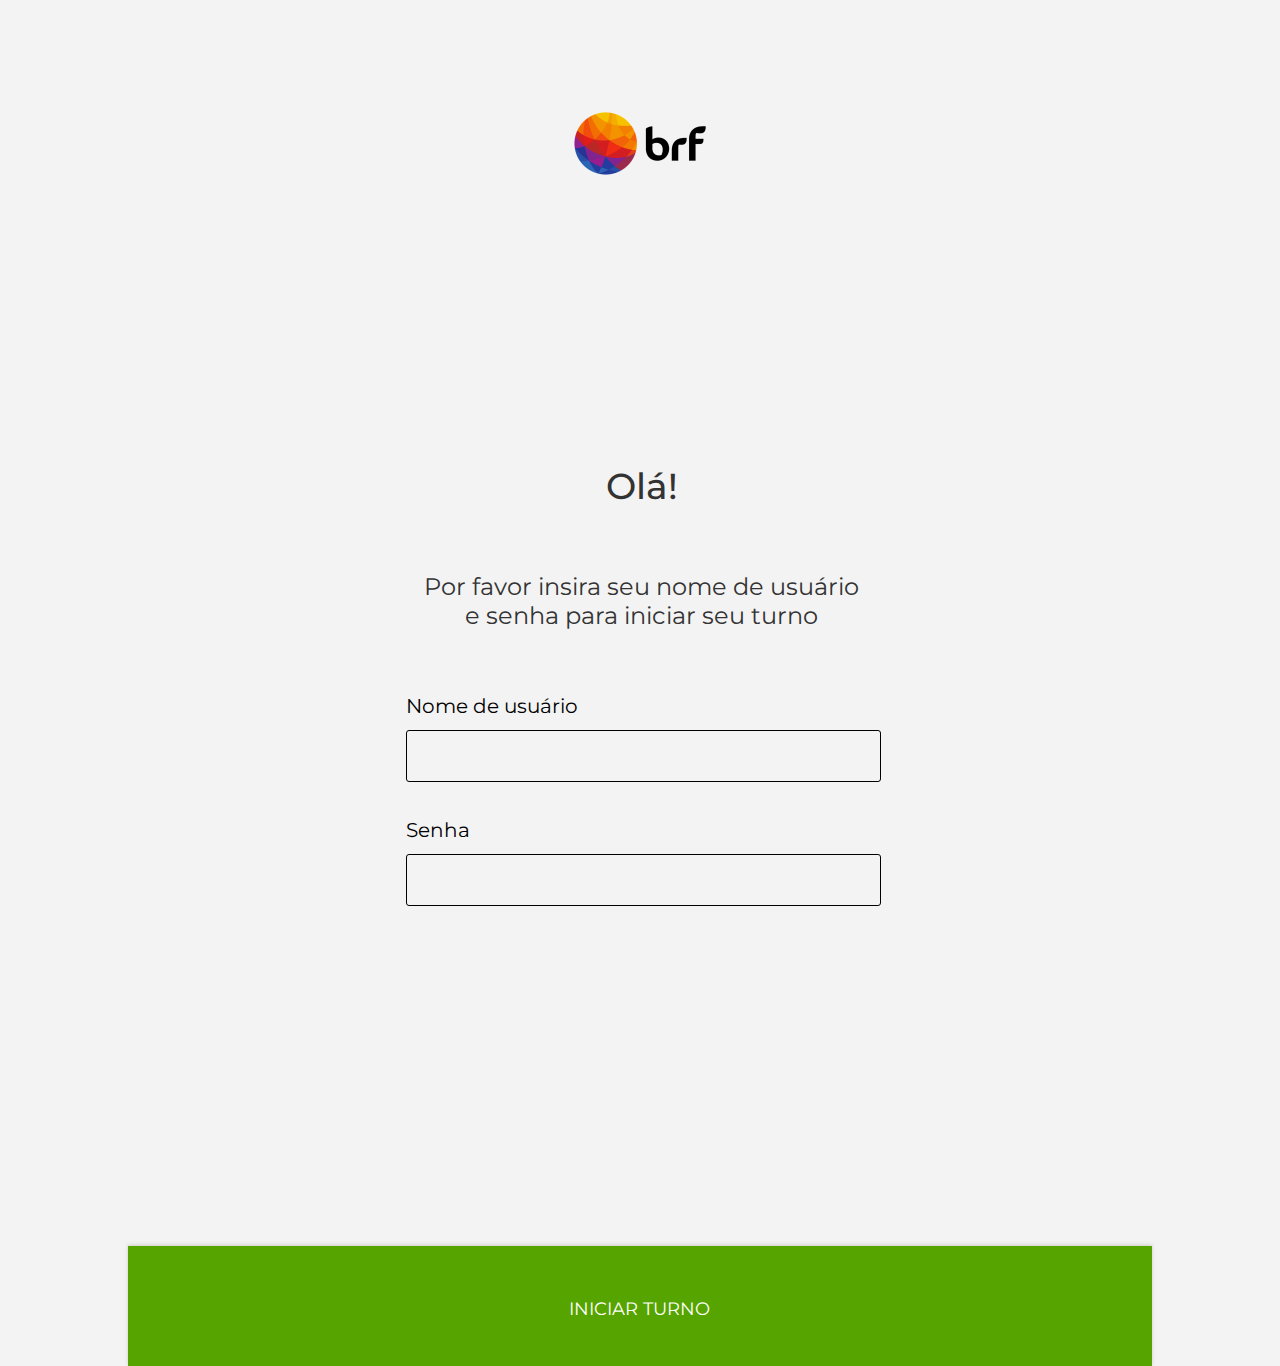
<file: COMFLOW V.4 - VERSÃO FINAL/loginform.html>
<!DOCTYPE html>
<html>
    <head>
        <link href="./img/favicon.png" rel="shortcut icon"/>
        <meta charset="utf-8"/>
        <meta content="width=1024px, maximum-scale=1.0" name="viewport"/>
        <link href="./css/loginform.css" rel="stylesheet" type="text/css"/>
        <meta content="Launchpad by Anima" name="author">
        </meta>
    </head>
    <body style="margin: 0;
 background: rgba(243, 243, 243, 1.0);">
        <input id="anPageName" name="page" type="hidden" value="loginform"/>
        <div class="loginform">
            <div style="width: 1024px; height: 100%; position:relative; margin:auto;">
                <img anima-src="./img/login-form-bitmap-copy@2x.png" class="bitmapcopy" src="[data-uri]"/>
                <div class="ol341">
                    Olá!
                </div>
                <div class="porfavorinsiraseu">
                    Por favor insira seu nome de usuário e senha para iniciar seu turno
                </div>


                <div class="group2">


                    <div class="nomedeusu341rio">
                        Nome de usuário
                    </div>

                    <!-- FORMULARIO EMAIL-->

                    <input type="email" class="rectangle5" id="email" aria-describedby="emailHelp" placeholder="">


                    



                </div>
                <div class="group3">
                    <div class="senha">
                        Senha
                    </div>

                    <!-- FORMULARIO SENHA-->


                    <input type="email" class="rectangle5copy" id="exampleInputEmail1" aria-describedby="emailHelp" placeholder="">


                  

                </div>
                <div class="group">
                    <img anima-src="./img/login-form-rectangle-4.png" class="rectangle4" src="[data-uri]"/>
                   
                   
                    <div class="iniciarturno" id="btnLogin'">
                        INICIAR TURNO
                    </div>

                    
                </div>
            </div>
        </div>
        <!-- Scripts -->
        <script>
            anima_isHidden = function(e) {
                if (!(e instanceof HTMLElement)) return !1;
                if (getComputedStyle(e).display == "none") return !0; else if (e.parentNode && anima_isHidden(e.parentNode)) return !0;
                return !1;
            };
            anima_loadAsyncSrcForTag = function(tag) {
                var elements = document.getElementsByTagName(tag);
                var toLoad = [];
                for (var i = 0; i < elements.length; i++) {
                    var e = elements[i];
                    var src = e.getAttribute("src");
                    var loaded = (src != undefined && src.length > 0 && src != '[data-uri]');
                    if (loaded) continue;
                    var asyncSrc = e.getAttribute("anima-src");
                    if (asyncSrc == undefined || asyncSrc.length == 0) continue;
                    if (anima_isHidden(e)) continue;
                    toLoad.push(e);
                }
                toLoad.sort(function(a, b) {
                    return anima_getTop(a) - anima_getTop(b);
                });
                for (var i = 0; i < toLoad.length; i++) {
                    var e = toLoad[i];
                    var asyncSrc = e.getAttribute("anima-src");
                    e.setAttribute("src", asyncSrc);
                }
            };
            anima_pauseHiddenVideos = function(tag) {
                var elements = document.getElementsByTagName("video");
                for (var i = 0; i < elements.length; i++) {
                    var e = elements[i];
                    var isPlaying = !!(e.currentTime > 0 && !e.paused && !e.ended && e.readyState > 2);
                    var isHidden = anima_isHidden(e);
                    if (!isPlaying && !isHidden && e.getAttribute("autoplay") == "autoplay") {
                        e.play();
                    } else if (isPlaying && isHidden) {
                        e.pause();
                    }
                }
            };
            anima_loadAsyncSrc = function(tag) {
                anima_loadAsyncSrcForTag("img");
                anima_loadAsyncSrcForTag("iframe");
                anima_loadAsyncSrcForTag("video");
                anima_pauseHiddenVideos();
            };
            var anima_getTop = function(e) {
                var top = 0;
                do {
                    top += e.offsetTop || 0;
                    e = e.offsetParent;
                } while (e);
                return top;
            };
            anima_loadAsyncSrc();
            anima_old_onResize = window.onresize;
            anima_new_onResize = undefined;
            anima_updateOnResize = function() {
                if (anima_new_onResize == undefined || window.onresize != anima_new_onResize) {
                    anima_new_onResize = function(x) {
                        if (anima_old_onResize != undefined) anima_old_onResize(x);
                        anima_loadAsyncSrc();
                    };
                    window.onresize = anima_new_onResize;
                    setTimeout(function() {
                        anima_updateOnResize();
                    }, 3000);
                }
            };
            anima_updateOnResize();
            setTimeout(function() {
                anima_loadAsyncSrc();
            }, 200);
        </script>
        <!-- End of Scripts -->
    </body>
</html>
</file>
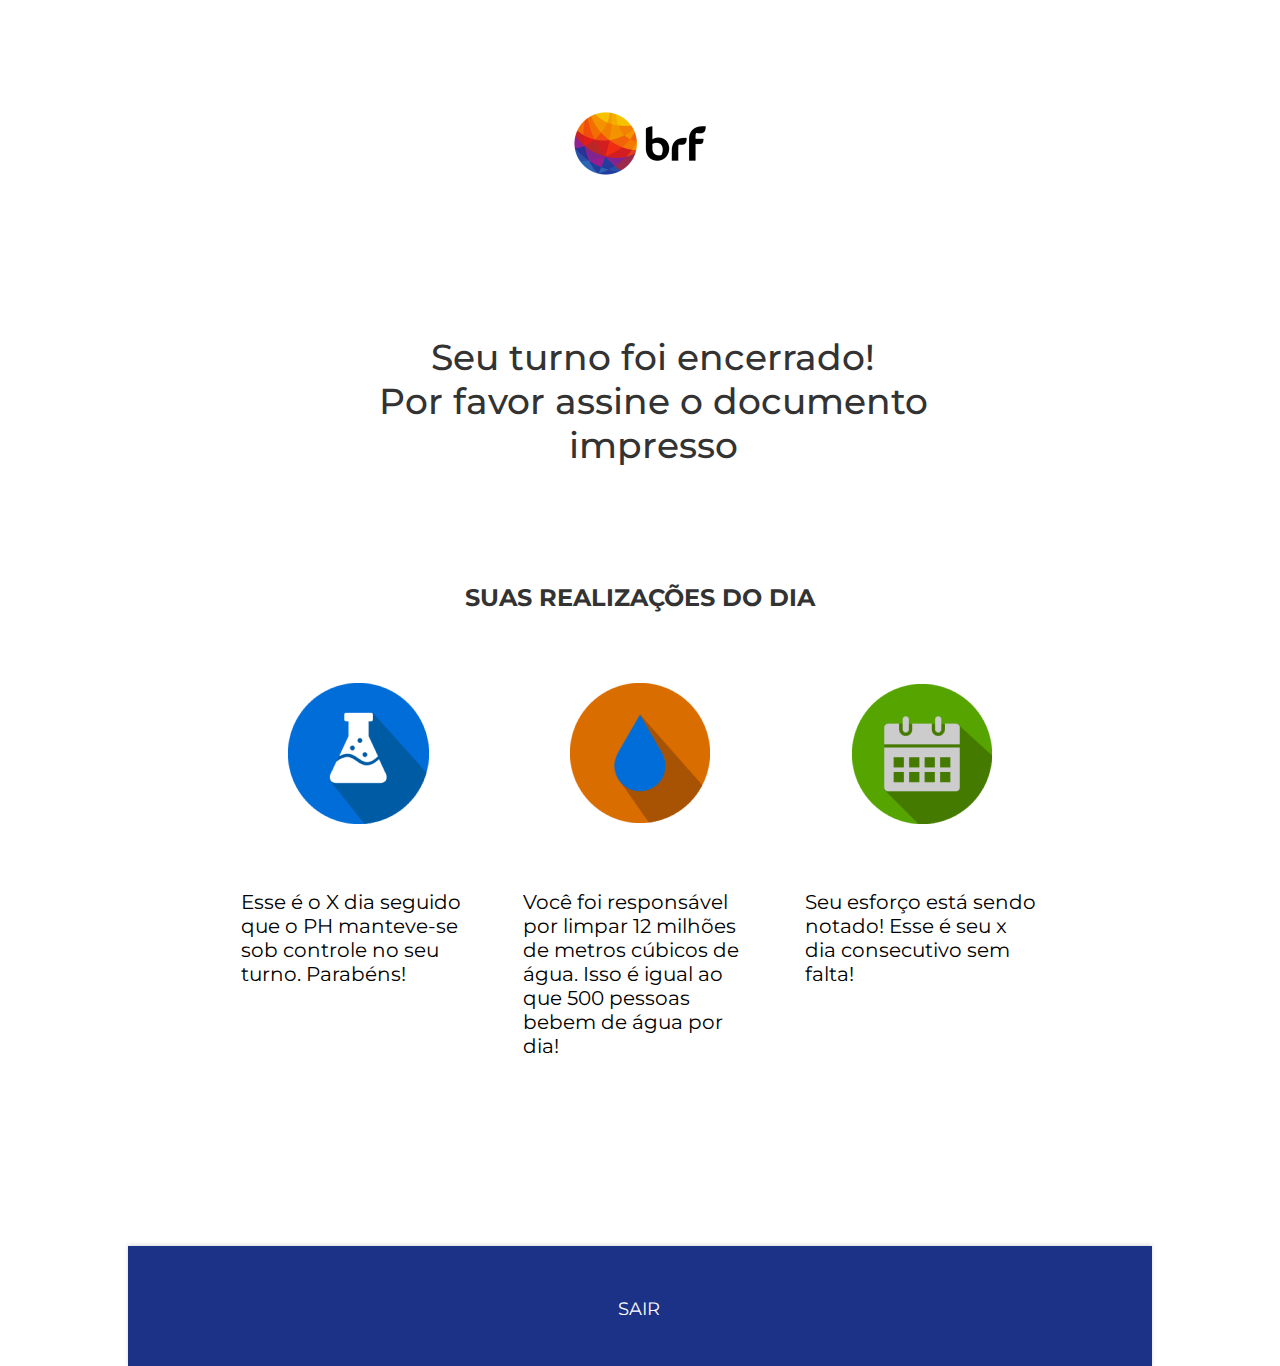
<file: COMFLOW V.4 - VERSÃO FINAL/logout.html>
<!DOCTYPE html>
<html>
    <head>
        <link href="./img/favicon.png" rel="shortcut icon"/>
        <meta charset="utf-8"/>
        <meta content="width=1024px, maximum-scale=1.0" name="viewport"/>
        <link href="./css/logout.css" rel="stylesheet" type="text/css"/>
        <meta content="Launchpad by Anima" name="author">
        </meta>
    </head>
    <body style="margin: 0;
 background: rgba(255, 255, 255, 1.0);">
        <input id="anPageName" name="page" type="hidden" value="logout"/>
        <div class="logout">
            <div style="width: 1024px; height: 100%; position:relative; margin:auto;">
                <div class="group">
                    <div class="porfavorassineod">
                        Por favor assine o documento impresso
                    </div>
                </div>
                <div class="groupcopy2">
                    <div class="suasrealiza307325esdo">
                        SUAS REALIZAÇÕES DO DIA
                    </div>
                </div>
                <div class="groupcopy">
                    <div class="seuturnofoiencerr">
                        Seu turno foi encerrado!
                    </div>
                </div>
                <img anima-src="./img/logout-bitmap-copy@2x.png" class="bitmapcopy" src="[data-uri]"/>
                <div class="group2">
                    <img anima-src="./img/logout-rectangle-4-copy.png" class="rectangle4copy" src="[data-uri]"/>
                    <div class="sair">
                        SAIR
                    </div>
                </div>
                <div class="group5">
                    <img anima-src="./img/logout-iconagua---copia@2x.png" class="iconaguacopia" src="[data-uri]"/>
                    <div class="voc352foirespons341vel">
                        Você foi responsável por limpar 12 milhões de metros cúbicos de água. Isso é igual ao que 500 pessoas bebem de água por dia!
                    </div>
                </div>
                <div class="group3">
                    <img anima-src="./img/logout-iconph---copia@2x.png" class="iconphcopia" src="[data-uri]"/>
                    <div class="esse351oxdiaseguicopy">
                        Esse é o X dia seguido que o PH manteve-se sob controle no seu turno. Parabéns!
                    </div>
                </div>
                <div class="group4">
                    <img anima-src="./img/logout-ativo-3@2x.png" class="ativo3" src="[data-uri]"/>
                    <div class="seuesfor347oest341sen">
                        Seu esforço está sendo notado! Esse é seu x dia consecutivo sem falta!
                    </div>
                </div>
            </div>
        </div>
        <!-- Scripts -->
        <script>
            anima_isHidden = function(e) {
                if (!(e instanceof HTMLElement)) return !1;
                if (getComputedStyle(e).display == "none") return !0; else if (e.parentNode && anima_isHidden(e.parentNode)) return !0;
                return !1;
            };
            anima_loadAsyncSrcForTag = function(tag) {
                var elements = document.getElementsByTagName(tag);
                var toLoad = [];
                for (var i = 0; i < elements.length; i++) {
                    var e = elements[i];
                    var src = e.getAttribute("src");
                    var loaded = (src != undefined && src.length > 0 && src != '[data-uri]');
                    if (loaded) continue;
                    var asyncSrc = e.getAttribute("anima-src");
                    if (asyncSrc == undefined || asyncSrc.length == 0) continue;
                    if (anima_isHidden(e)) continue;
                    toLoad.push(e);
                }
                toLoad.sort(function(a, b) {
                    return anima_getTop(a) - anima_getTop(b);
                });
                for (var i = 0; i < toLoad.length; i++) {
                    var e = toLoad[i];
                    var asyncSrc = e.getAttribute("anima-src");
                    e.setAttribute("src", asyncSrc);
                }
            };
            anima_pauseHiddenVideos = function(tag) {
                var elements = document.getElementsByTagName("video");
                for (var i = 0; i < elements.length; i++) {
                    var e = elements[i];
                    var isPlaying = !!(e.currentTime > 0 && !e.paused && !e.ended && e.readyState > 2);
                    var isHidden = anima_isHidden(e);
                    if (!isPlaying && !isHidden && e.getAttribute("autoplay") == "autoplay") {
                        e.play();
                    } else if (isPlaying && isHidden) {
                        e.pause();
                    }
                }
            };
            anima_loadAsyncSrc = function(tag) {
                anima_loadAsyncSrcForTag("img");
                anima_loadAsyncSrcForTag("iframe");
                anima_loadAsyncSrcForTag("video");
                anima_pauseHiddenVideos();
            };
            var anima_getTop = function(e) {
                var top = 0;
                do {
                    top += e.offsetTop || 0;
                    e = e.offsetParent;
                } while (e);
                return top;
            };
            anima_loadAsyncSrc();
            anima_old_onResize = window.onresize;
            anima_new_onResize = undefined;
            anima_updateOnResize = function() {
                if (anima_new_onResize == undefined || window.onresize != anima_new_onResize) {
                    anima_new_onResize = function(x) {
                        if (anima_old_onResize != undefined) anima_old_onResize(x);
                        anima_loadAsyncSrc();
                    };
                    window.onresize = anima_new_onResize;
                    setTimeout(function() {
                        anima_updateOnResize();
                    }, 3000);
                }
            };
            anima_updateOnResize();
            setTimeout(function() {
                anima_loadAsyncSrc();
            }, 200);
        </script>
        <!-- End of Scripts -->
    </body>
</html>
</file>
<file: COMFLOW V.4 - VERSÃO FINAL/css/encerrarrelatorio.css>
@import url('https://fonts.googleapis.com/css?family=Montserrat:400,600,500,700');


.encerrarrelatorio {
  width               : 100%;
  min-width           : 1024px;
  height              : 100vh;
  min-height          : 1366px;
  position            : relative;
  overflow            : hidden;
  margin              : 0px;
  background-color    : rgba(255, 255, 255, 1.0);
}
a {
  text-decoration     : none;
}
div {
  -webkit-text-size-adjust: none;
}
.encerrarrelatorio .groupcopy3 {
  background-color    : rgba(255,255,255,0.0);
  top                 : 1081px;
  height              : 197px;
  width               : 867px;
  position            : absolute;
  margin              : 0;
  left                : 79px;
  -ms-transform       : rotate(0deg); /* IE 9 */
  -webkit-transform   : rotate(0deg); /* Chrome, Safari, Opera */
  transform           : rotate(0deg);
}
.encerrarrelatorio .groupcopy3 .ph {
  background-color    : rgba(255,255,255,0.0);
  top                 : 85px;
  height              : auto;
  width               : auto;
  position            : absolute;
  margin              : 0;
  left                : 11px;
  -ms-transform       : rotate(0deg); /* IE 9 */
  -webkit-transform   : rotate(0deg); /* Chrome, Safari, Opera */
  transform           : rotate(0deg);
  font-family         : "Montserrat", Helvetica, Arial, serif;
  font-weight         : 400;
  font-style          : normal;
  font-size           : 20.0px;
  color               : rgba(0, 0, 0, 1.0);
  text-align          : left;
  line-height         : 24.0px;
}
.encerrarrelatorio .groupcopy3 .vaz343o {
  background-color    : rgba(255,255,255,0.0);
  top                 : 48px;
  height              : auto;
  width               : auto;
  position            : absolute;
  margin              : 0;
  left                : 11px;
  -ms-transform       : rotate(0deg); /* IE 9 */
  -webkit-transform   : rotate(0deg); /* Chrome, Safari, Opera */
  transform           : rotate(0deg);
  font-family         : "Montserrat", Helvetica, Arial, serif;
  font-weight         : 400;
  font-style          : normal;
  font-size           : 20.0px;
  color               : rgba(0, 0, 0, 1.0);
  text-align          : left;
  line-height         : 24.0px;
}
.encerrarrelatorio .groupcopy3 .normalxu2014ycopy {
  background-color    : rgba(255,255,255,0.0);
  top                 : 86px;
  height              : auto;
  width               : auto;
  position            : absolute;
  margin              : 0;
  left                : 747px;
  -ms-transform       : rotate(0deg); /* IE 9 */
  -webkit-transform   : rotate(0deg); /* Chrome, Safari, Opera */
  transform           : rotate(0deg);
  font-family         : "Montserrat", Helvetica, Arial, serif;
  font-weight         : 400;
  font-style          : normal;
  font-size           : 20.0px;
  color               : rgba(0, 0, 0, 1.0);
  text-align          : right;
  line-height         : 24.0px;
}
.encerrarrelatorio .groupcopy3 .normalxu2014ycopy7 {
  background-color    : rgba(255,255,255,0.0);
  top                 : 43px;
  height              : auto;
  width               : auto;
  position            : absolute;
  margin              : 0;
  left                : 747px;
  -ms-transform       : rotate(0deg); /* IE 9 */
  -webkit-transform   : rotate(0deg); /* Chrome, Safari, Opera */
  transform           : rotate(0deg);
  font-family         : "Montserrat", Helvetica, Arial, serif;
  font-weight         : 400;
  font-style          : normal;
  font-size           : 20.0px;
  color               : rgba(0, 0, 0, 1.0);
  text-align          : right;
  line-height         : 24.0px;
}
.encerrarrelatorio .groupcopy3 .normalxu2014ycopy2 {
  background-color    : rgba(255,255,255,0.0);
  top                 : 127px;
  height              : auto;
  width               : auto;
  position            : absolute;
  margin              : 0;
  left                : 747px;
  -ms-transform       : rotate(0deg); /* IE 9 */
  -webkit-transform   : rotate(0deg); /* Chrome, Safari, Opera */
  transform           : rotate(0deg);
  font-family         : "Montserrat", Helvetica, Arial, serif;
  font-weight         : 400;
  font-style          : normal;
  font-size           : 20.0px;
  color               : rgba(0, 0, 0, 1.0);
  text-align          : right;
  line-height         : 24.0px;
}
.encerrarrelatorio .groupcopy3 .normalxu2014ycopy3 {
  background-color    : rgba(255,255,255,0.0);
  top                 : 164px;
  height              : auto;
  width               : auto;
  position            : absolute;
  margin              : 0;
  left                : 747px;
  -ms-transform       : rotate(0deg); /* IE 9 */
  -webkit-transform   : rotate(0deg); /* Chrome, Safari, Opera */
  transform           : rotate(0deg);
  font-family         : "Montserrat", Helvetica, Arial, serif;
  font-weight         : 400;
  font-style          : normal;
  font-size           : 20.0px;
  color               : rgba(0, 0, 0, 1.0);
  text-align          : right;
  line-height         : 24.0px;
}
.encerrarrelatorio .groupcopy3 .turbidez {
  background-color    : rgba(255,255,255,0.0);
  top                 : 129px;
  height              : auto;
  width               : auto;
  position            : absolute;
  margin              : 0;
  left                : 11px;
  -ms-transform       : rotate(0deg); /* IE 9 */
  -webkit-transform   : rotate(0deg); /* Chrome, Safari, Opera */
  transform           : rotate(0deg);
  font-family         : "Montserrat", Helvetica, Arial, serif;
  font-weight         : 400;
  font-style          : normal;
  font-size           : 20.0px;
  color               : rgba(0, 0, 0, 1.0);
  text-align          : left;
  line-height         : 24.0px;
}
.encerrarrelatorio .groupcopy3 .oxigena347343o {
  background-color    : rgba(255,255,255,0.0);
  top                 : 173px;
  height              : auto;
  width               : auto;
  position            : absolute;
  margin              : 0;
  left                : 11px;
  -ms-transform       : rotate(0deg); /* IE 9 */
  -webkit-transform   : rotate(0deg); /* Chrome, Safari, Opera */
  transform           : rotate(0deg);
  font-family         : "Montserrat", Helvetica, Arial, serif;
  font-weight         : 400;
  font-style          : normal;
  font-size           : 20.0px;
  color               : rgba(0, 0, 0, 1.0);
  text-align          : left;
  line-height         : 24.0px;
}
.encerrarrelatorio .groupcopy3 .a1700 {
  background-color    : rgba(255,255,255,0.0);
  top                 : 0px;
  height              : auto;
  width               : auto;
  position            : absolute;
  margin              : 0;
  left                : 11px;
  -ms-transform       : rotate(0deg); /* IE 9 */
  -webkit-transform   : rotate(0deg); /* Chrome, Safari, Opera */
  transform           : rotate(0deg);
  font-family         : "Montserrat", Helvetica, Arial, serif;
  font-weight         : 400;
  font-style          : normal;
  font-size           : 20.0px;
  color               : rgba(0, 0, 0, 1.0);
  text-align          : left;
  line-height         : 24.0px;
}
.encerrarrelatorio .groupcopy3 .line5 {
  background-color    : rgba(255,255,255,0.0);
  top                 : 75px;
  height              : 3px;
  width               : 866px;
  position            : absolute;
  margin              : 0;
  left                : 0px;
  -ms-transform       : rotate(0deg); /* IE 9 */
  -webkit-transform   : rotate(0deg); /* Chrome, Safari, Opera */
  transform           : rotate(0deg);
}
.encerrarrelatorio .groupcopy3 .line5copy3 {
  background-color    : rgba(255,255,255,0.0);
  top                 : 34px;
  height              : 2px;
  width               : 866px;
  position            : absolute;
  margin              : 0;
  left                : 1px;
  -ms-transform       : rotate(0deg); /* IE 9 */
  -webkit-transform   : rotate(0deg); /* Chrome, Safari, Opera */
  transform           : rotate(0deg);
}
.encerrarrelatorio .groupcopy3 .line5copy {
  background-color    : rgba(255,255,255,0.0);
  top                 : 118px;
  height              : 2px;
  width               : 866px;
  position            : absolute;
  margin              : 0;
  left                : 0px;
  -ms-transform       : rotate(0deg); /* IE 9 */
  -webkit-transform   : rotate(0deg); /* Chrome, Safari, Opera */
  transform           : rotate(0deg);
}
.encerrarrelatorio .groupcopy3 .line5copy2 {
  background-color    : rgba(255,255,255,0.0);
  top                 : 158px;
  height              : 2px;
  width               : 866px;
  position            : absolute;
  margin              : 0;
  left                : 0px;
  -ms-transform       : rotate(0deg); /* IE 9 */
  -webkit-transform   : rotate(0deg); /* Chrome, Safari, Opera */
  transform           : rotate(0deg);
}
.encerrarrelatorio .rectangle4 {
  background-color    : rgba(255,255,255,0.0);
  top                 : -6px;
  height              : 128px;
  width               : 1032px;
  position            : absolute;
  margin              : 0;
  left                : -4px;
  -ms-transform       : rotate(0deg); /* IE 9 */
  -webkit-transform   : rotate(0deg); /* Chrome, Safari, Opera */
  transform           : rotate(0deg);
}
.encerrarrelatorio .continuarturno {
  background-color    : rgba(255,255,255,0.0);
  top                 : 52px;
  height              : auto;
  width               : auto;
  position            : absolute;
  margin              : 0;
  left                : 420px;
  -ms-transform       : rotate(0deg); /* IE 9 */
  -webkit-transform   : rotate(0deg); /* Chrome, Safari, Opera */
  transform           : rotate(0deg);
  font-family         : "Montserrat", Helvetica, Arial, serif;
  font-weight         : 400;
  font-style          : normal;
  font-size           : 18.0px;
  color               : rgba(255, 255, 255, 1.0);
  text-align          : center;
  line-height         : 22.0px;
}
.encerrarrelatorio .group2 {
  background-color    : rgba(255,255,255,0.0);
  top                 : 1241px;
  height              : 128px;
  width               : 1032px;
  position            : absolute;
  margin              : 0;
  left                : -4px;
  -ms-transform       : rotate(0deg); /* IE 9 */
  -webkit-transform   : rotate(0deg); /* Chrome, Safari, Opera */
  transform           : rotate(0deg);
}
.encerrarrelatorio .group2 .rectangle4copy {
  background-color    : rgba(255,255,255,0.0);
  top                 : 0px;
  height              : 128px;
  width               : 1032px;
  position            : absolute;
  margin              : 0;
  left                : 0px;
  -ms-transform       : rotate(0deg); /* IE 9 */
  -webkit-transform   : rotate(0deg); /* Chrome, Safari, Opera */
  transform           : rotate(0deg);
}
.encerrarrelatorio .group2 .encerrarturnoeimpcopy {
  background-color    : rgba(255,255,255,0.0);
  top                 : 57px;
  height              : auto;
  width               : auto;
  position            : absolute;
  margin              : 0;
  left                : 319px;
  -ms-transform       : rotate(0deg); /* IE 9 */
  -webkit-transform   : rotate(0deg); /* Chrome, Safari, Opera */
  transform           : rotate(0deg);
  font-family         : "Montserrat", Helvetica, Arial, serif;
  font-weight         : 400;
  font-style          : normal;
  font-size           : 18.0px;
  color               : rgba(255, 255, 255, 1.0);
  text-align          : center;
  line-height         : 22.0px;
}
.encerrarrelatorio .funcion341riojo343oso {
  background-color    : rgba(255,255,255,0.0);
  top                 : 214px;
  height              : auto;
  width               : auto;
  position            : absolute;
  margin              : 0;
  left                : 90px;
  -ms-transform       : rotate(0deg); /* IE 9 */
  -webkit-transform   : rotate(0deg); /* Chrome, Safari, Opera */
  transform           : rotate(0deg);
  font-family         : "Montserrat", Helvetica, Arial, serif;
  font-weight         : 400;
  font-style          : normal;
  font-size           : 20.0px;
  color               : rgba(0, 0, 0, 1.0);
  text-align          : left;
  line-height         : 24.0px;
}
.encerrarrelatorio .a04092018 {
  background-color    : rgba(255,255,255,0.0);
  top                 : 186px;
  height              : auto;
  width               : auto;
  position            : absolute;
  margin              : 0;
  left                : 90px;
  -ms-transform       : rotate(0deg); /* IE 9 */
  -webkit-transform   : rotate(0deg); /* Chrome, Safari, Opera */
  transform           : rotate(0deg);
  font-family         : "Montserrat", Helvetica, Arial, serif;
  font-weight         : 600;
  font-style          : normal;
  font-size           : 20.0px;
  color               : rgba(0, 0, 0, 1.0);
  text-align          : left;
  line-height         : 24.0px;
}
.encerrarrelatorio .group {
  background-color    : rgba(255,255,255,0.0);
  top                 : 188px;
  height              : 307px;
  width               : 1153px;
  position            : absolute;
  margin              : 0;
  left                : 79px;
  -ms-transform       : rotate(0deg); /* IE 9 */
  -webkit-transform   : rotate(0deg); /* Chrome, Safari, Opera */
  transform           : rotate(0deg);
}
.encerrarrelatorio .group .ph {
  background-color    : rgba(255,255,255,0.0);
  top                 : 195px;
  height              : auto;
  width               : auto;
  position            : absolute;
  margin              : 0;
  left                : 11px;
  -ms-transform       : rotate(0deg); /* IE 9 */
  -webkit-transform   : rotate(0deg); /* Chrome, Safari, Opera */
  transform           : rotate(0deg);
  font-family         : "Montserrat", Helvetica, Arial, serif;
  font-weight         : 400;
  font-style          : normal;
  font-size           : 20.0px;
  color               : rgba(0, 0, 0, 1.0);
  text-align          : left;
  line-height         : 24.0px;
}
.encerrarrelatorio .group .vaz343o {
  background-color    : rgba(255,255,255,0.0);
  top                 : 158px;
  height              : auto;
  width               : auto;
  position            : absolute;
  margin              : 0;
  left                : 11px;
  -ms-transform       : rotate(0deg); /* IE 9 */
  -webkit-transform   : rotate(0deg); /* Chrome, Safari, Opera */
  transform           : rotate(0deg);
  font-family         : "Montserrat", Helvetica, Arial, serif;
  font-weight         : 400;
  font-style          : normal;
  font-size           : 20.0px;
  color               : rgba(0, 0, 0, 1.0);
  text-align          : left;
  line-height         : 24.0px;
}
.encerrarrelatorio .group .assinatura {
  background-color    : rgba(255,255,255,0.0);
  top                 : 0px;
  height              : auto;
  width               : auto;
  position            : absolute;
  margin              : 0;
  left                : 519px;
  -ms-transform       : rotate(0deg); /* IE 9 */
  -webkit-transform   : rotate(0deg); /* Chrome, Safari, Opera */
  transform           : rotate(0deg);
  font-family         : "Montserrat", Helvetica, Arial, serif;
  font-weight         : 400;
  font-style          : normal;
  font-size           : 20.0px;
  color               : rgba(0, 0, 0, 1.0);
  text-align          : right;
  line-height         : 24.0px;
}
.encerrarrelatorio .group .line {
  background-color    : rgba(255,255,255,0.0);
  top                 : 42px;
  height              : 1px;
  width               : 3px;
  position            : absolute;
  margin              : 0;
  left                : 1150px;
  -ms-transform       : rotate(0deg); /* IE 9 */
  -webkit-transform   : rotate(0deg); /* Chrome, Safari, Opera */
  transform           : rotate(0deg);
}
.encerrarrelatorio .group .line2 {
  background-color    : rgba(255,255,255,0.0);
  top                 : 38px;
  height              : 3px;
  width               : 343px;
  position            : absolute;
  margin              : 0;
  left                : 523px;
  -ms-transform       : rotate(0deg); /* IE 9 */
  -webkit-transform   : rotate(0deg); /* Chrome, Safari, Opera */
  transform           : rotate(0deg);
}
.encerrarrelatorio .group .normalxu2014ycopy {
  background-color    : rgba(255,255,255,0.0);
  top                 : 196px;
  height              : auto;
  width               : auto;
  position            : absolute;
  margin              : 0;
  left                : 747px;
  -ms-transform       : rotate(0deg); /* IE 9 */
  -webkit-transform   : rotate(0deg); /* Chrome, Safari, Opera */
  transform           : rotate(0deg);
  font-family         : "Montserrat", Helvetica, Arial, serif;
  font-weight         : 400;
  font-style          : normal;
  font-size           : 20.0px;
  color               : rgba(0, 0, 0, 1.0);
  text-align          : right;
  line-height         : 24.0px;
}
.encerrarrelatorio .group .normalxu2014ycopy4 {
  background-color    : rgba(255,255,255,0.0);
  top                 : 158px;
  height              : auto;
  width               : auto;
  position            : absolute;
  margin              : 0;
  left                : 747px;
  -ms-transform       : rotate(0deg); /* IE 9 */
  -webkit-transform   : rotate(0deg); /* Chrome, Safari, Opera */
  transform           : rotate(0deg);
  font-family         : "Montserrat", Helvetica, Arial, serif;
  font-weight         : 400;
  font-style          : normal;
  font-size           : 20.0px;
  color               : rgba(0, 0, 0, 1.0);
  text-align          : right;
  line-height         : 24.0px;
}
.encerrarrelatorio .group .normalxu2014ycopy2 {
  background-color    : rgba(255,255,255,0.0);
  top                 : 237px;
  height              : auto;
  width               : auto;
  position            : absolute;
  margin              : 0;
  left                : 747px;
  -ms-transform       : rotate(0deg); /* IE 9 */
  -webkit-transform   : rotate(0deg); /* Chrome, Safari, Opera */
  transform           : rotate(0deg);
  font-family         : "Montserrat", Helvetica, Arial, serif;
  font-weight         : 400;
  font-style          : normal;
  font-size           : 20.0px;
  color               : rgba(0, 0, 0, 1.0);
  text-align          : right;
  line-height         : 24.0px;
}
.encerrarrelatorio .group .normalxu2014ycopy3 {
  background-color    : rgba(255,255,255,0.0);
  top                 : 274px;
  height              : auto;
  width               : auto;
  position            : absolute;
  margin              : 0;
  left                : 747px;
  -ms-transform       : rotate(0deg); /* IE 9 */
  -webkit-transform   : rotate(0deg); /* Chrome, Safari, Opera */
  transform           : rotate(0deg);
  font-family         : "Montserrat", Helvetica, Arial, serif;
  font-weight         : 400;
  font-style          : normal;
  font-size           : 20.0px;
  color               : rgba(0, 0, 0, 1.0);
  text-align          : right;
  line-height         : 24.0px;
}
.encerrarrelatorio .group .turbidez {
  background-color    : rgba(255,255,255,0.0);
  top                 : 239px;
  height              : auto;
  width               : auto;
  position            : absolute;
  margin              : 0;
  left                : 11px;
  -ms-transform       : rotate(0deg); /* IE 9 */
  -webkit-transform   : rotate(0deg); /* Chrome, Safari, Opera */
  transform           : rotate(0deg);
  font-family         : "Montserrat", Helvetica, Arial, serif;
  font-weight         : 400;
  font-style          : normal;
  font-size           : 20.0px;
  color               : rgba(0, 0, 0, 1.0);
  text-align          : left;
  line-height         : 24.0px;
}
.encerrarrelatorio .group .oxigena347343o {
  background-color    : rgba(255,255,255,0.0);
  top                 : 283px;
  height              : auto;
  width               : auto;
  position            : absolute;
  margin              : 0;
  left                : 11px;
  -ms-transform       : rotate(0deg); /* IE 9 */
  -webkit-transform   : rotate(0deg); /* Chrome, Safari, Opera */
  transform           : rotate(0deg);
  font-family         : "Montserrat", Helvetica, Arial, serif;
  font-weight         : 400;
  font-style          : normal;
  font-size           : 20.0px;
  color               : rgba(0, 0, 0, 1.0);
  text-align          : left;
  line-height         : 24.0px;
}
.encerrarrelatorio .group .a1400 {
  background-color    : rgba(255,255,255,0.0);
  top                 : 110px;
  height              : auto;
  width               : auto;
  position            : absolute;
  margin              : 0;
  left                : 11px;
  -ms-transform       : rotate(0deg); /* IE 9 */
  -webkit-transform   : rotate(0deg); /* Chrome, Safari, Opera */
  transform           : rotate(0deg);
  font-family         : "Montserrat", Helvetica, Arial, serif;
  font-weight         : 400;
  font-style          : normal;
  font-size           : 20.0px;
  color               : rgba(0, 0, 0, 1.0);
  text-align          : left;
  line-height         : 24.0px;
}
.encerrarrelatorio .group .line5 {
  background-color    : rgba(255,255,255,0.0);
  top                 : 185px;
  height              : 3px;
  width               : 866px;
  position            : absolute;
  margin              : 0;
  left                : 0px;
  -ms-transform       : rotate(0deg); /* IE 9 */
  -webkit-transform   : rotate(0deg); /* Chrome, Safari, Opera */
  transform           : rotate(0deg);
}
.encerrarrelatorio .group .line5copy3 {
  background-color    : rgba(255,255,255,0.0);
  top                 : 144px;
  height              : 2px;
  width               : 866px;
  position            : absolute;
  margin              : 0;
  left                : 1px;
  -ms-transform       : rotate(0deg); /* IE 9 */
  -webkit-transform   : rotate(0deg); /* Chrome, Safari, Opera */
  transform           : rotate(0deg);
}
.encerrarrelatorio .group .line5copy {
  background-color    : rgba(255,255,255,0.0);
  top                 : 228px;
  height              : 2px;
  width               : 866px;
  position            : absolute;
  margin              : 0;
  left                : 0px;
  -ms-transform       : rotate(0deg); /* IE 9 */
  -webkit-transform   : rotate(0deg); /* Chrome, Safari, Opera */
  transform           : rotate(0deg);
}
.encerrarrelatorio .group .line5copy2 {
  background-color    : rgba(255,255,255,0.0);
  top                 : 268px;
  height              : 2px;
  width               : 866px;
  position            : absolute;
  margin              : 0;
  left                : 0px;
  -ms-transform       : rotate(0deg); /* IE 9 */
  -webkit-transform   : rotate(0deg); /* Chrome, Safari, Opera */
  transform           : rotate(0deg);
}
.encerrarrelatorio .groupcopy {
  background-color    : rgba(255,255,255,0.0);
  top                 : 559px;
  height              : 197px;
  width               : 867px;
  position            : absolute;
  margin              : 0;
  left                : 79px;
  -ms-transform       : rotate(0deg); /* IE 9 */
  -webkit-transform   : rotate(0deg); /* Chrome, Safari, Opera */
  transform           : rotate(0deg);
}
.encerrarrelatorio .groupcopy .ph {
  background-color    : rgba(255,255,255,0.0);
  top                 : 85px;
  height              : auto;
  width               : auto;
  position            : absolute;
  margin              : 0;
  left                : 11px;
  -ms-transform       : rotate(0deg); /* IE 9 */
  -webkit-transform   : rotate(0deg); /* Chrome, Safari, Opera */
  transform           : rotate(0deg);
  font-family         : "Montserrat", Helvetica, Arial, serif;
  font-weight         : 400;
  font-style          : normal;
  font-size           : 20.0px;
  color               : rgba(0, 0, 0, 1.0);
  text-align          : left;
  line-height         : 24.0px;
}
.encerrarrelatorio .groupcopy .vaz343o {
  background-color    : rgba(255,255,255,0.0);
  top                 : 48px;
  height              : auto;
  width               : auto;
  position            : absolute;
  margin              : 0;
  left                : 11px;
  -ms-transform       : rotate(0deg); /* IE 9 */
  -webkit-transform   : rotate(0deg); /* Chrome, Safari, Opera */
  transform           : rotate(0deg);
  font-family         : "Montserrat", Helvetica, Arial, serif;
  font-weight         : 400;
  font-style          : normal;
  font-size           : 20.0px;
  color               : rgba(0, 0, 0, 1.0);
  text-align          : left;
  line-height         : 24.0px;
}
.encerrarrelatorio .groupcopy .normalxu2014ycopy {
  background-color    : rgba(255,255,255,0.0);
  top                 : 86px;
  height              : auto;
  width               : auto;
  position            : absolute;
  margin              : 0;
  left                : 747px;
  -ms-transform       : rotate(0deg); /* IE 9 */
  -webkit-transform   : rotate(0deg); /* Chrome, Safari, Opera */
  transform           : rotate(0deg);
  font-family         : "Montserrat", Helvetica, Arial, serif;
  font-weight         : 400;
  font-style          : normal;
  font-size           : 20.0px;
  color               : rgba(0, 0, 0, 1.0);
  text-align          : right;
  line-height         : 24.0px;
}
.encerrarrelatorio .groupcopy .normalxu2014ycopy5 {
  background-color    : rgba(255,255,255,0.0);
  top                 : 48px;
  height              : auto;
  width               : auto;
  position            : absolute;
  margin              : 0;
  left                : 747px;
  -ms-transform       : rotate(0deg); /* IE 9 */
  -webkit-transform   : rotate(0deg); /* Chrome, Safari, Opera */
  transform           : rotate(0deg);
  font-family         : "Montserrat", Helvetica, Arial, serif;
  font-weight         : 400;
  font-style          : normal;
  font-size           : 20.0px;
  color               : rgba(0, 0, 0, 1.0);
  text-align          : right;
  line-height         : 24.0px;
}
.encerrarrelatorio .groupcopy .normalxu2014ycopy2 {
  background-color    : rgba(255,255,255,0.0);
  top                 : 127px;
  height              : auto;
  width               : auto;
  position            : absolute;
  margin              : 0;
  left                : 747px;
  -ms-transform       : rotate(0deg); /* IE 9 */
  -webkit-transform   : rotate(0deg); /* Chrome, Safari, Opera */
  transform           : rotate(0deg);
  font-family         : "Montserrat", Helvetica, Arial, serif;
  font-weight         : 400;
  font-style          : normal;
  font-size           : 20.0px;
  color               : rgba(0, 0, 0, 1.0);
  text-align          : right;
  line-height         : 24.0px;
}
.encerrarrelatorio .groupcopy .normalxu2014ycopy3 {
  background-color    : rgba(255,255,255,0.0);
  top                 : 164px;
  height              : auto;
  width               : auto;
  position            : absolute;
  margin              : 0;
  left                : 747px;
  -ms-transform       : rotate(0deg); /* IE 9 */
  -webkit-transform   : rotate(0deg); /* Chrome, Safari, Opera */
  transform           : rotate(0deg);
  font-family         : "Montserrat", Helvetica, Arial, serif;
  font-weight         : 400;
  font-style          : normal;
  font-size           : 20.0px;
  color               : rgba(0, 0, 0, 1.0);
  text-align          : right;
  line-height         : 24.0px;
}
.encerrarrelatorio .groupcopy .turbidez {
  background-color    : rgba(255,255,255,0.0);
  top                 : 129px;
  height              : auto;
  width               : auto;
  position            : absolute;
  margin              : 0;
  left                : 11px;
  -ms-transform       : rotate(0deg); /* IE 9 */
  -webkit-transform   : rotate(0deg); /* Chrome, Safari, Opera */
  transform           : rotate(0deg);
  font-family         : "Montserrat", Helvetica, Arial, serif;
  font-weight         : 400;
  font-style          : normal;
  font-size           : 20.0px;
  color               : rgba(0, 0, 0, 1.0);
  text-align          : left;
  line-height         : 24.0px;
}
.encerrarrelatorio .groupcopy .oxigena347343o {
  background-color    : rgba(255,255,255,0.0);
  top                 : 173px;
  height              : auto;
  width               : auto;
  position            : absolute;
  margin              : 0;
  left                : 11px;
  -ms-transform       : rotate(0deg); /* IE 9 */
  -webkit-transform   : rotate(0deg); /* Chrome, Safari, Opera */
  transform           : rotate(0deg);
  font-family         : "Montserrat", Helvetica, Arial, serif;
  font-weight         : 400;
  font-style          : normal;
  font-size           : 20.0px;
  color               : rgba(0, 0, 0, 1.0);
  text-align          : left;
  line-height         : 24.0px;
}
.encerrarrelatorio .groupcopy .a1500 {
  background-color    : rgba(255,255,255,0.0);
  top                 : 0px;
  height              : auto;
  width               : auto;
  position            : absolute;
  margin              : 0;
  left                : 11px;
  -ms-transform       : rotate(0deg); /* IE 9 */
  -webkit-transform   : rotate(0deg); /* Chrome, Safari, Opera */
  transform           : rotate(0deg);
  font-family         : "Montserrat", Helvetica, Arial, serif;
  font-weight         : 400;
  font-style          : normal;
  font-size           : 20.0px;
  color               : rgba(0, 0, 0, 1.0);
  text-align          : left;
  line-height         : 24.0px;
}
.encerrarrelatorio .groupcopy .line5 {
  background-color    : rgba(255,255,255,0.0);
  top                 : 75px;
  height              : 3px;
  width               : 866px;
  position            : absolute;
  margin              : 0;
  left                : 0px;
  -ms-transform       : rotate(0deg); /* IE 9 */
  -webkit-transform   : rotate(0deg); /* Chrome, Safari, Opera */
  transform           : rotate(0deg);
}
.encerrarrelatorio .groupcopy .line5copy3 {
  background-color    : rgba(255,255,255,0.0);
  top                 : 34px;
  height              : 2px;
  width               : 866px;
  position            : absolute;
  margin              : 0;
  left                : 1px;
  -ms-transform       : rotate(0deg); /* IE 9 */
  -webkit-transform   : rotate(0deg); /* Chrome, Safari, Opera */
  transform           : rotate(0deg);
}
.encerrarrelatorio .groupcopy .line5copy {
  background-color    : rgba(255,255,255,0.0);
  top                 : 118px;
  height              : 2px;
  width               : 866px;
  position            : absolute;
  margin              : 0;
  left                : 0px;
  -ms-transform       : rotate(0deg); /* IE 9 */
  -webkit-transform   : rotate(0deg); /* Chrome, Safari, Opera */
  transform           : rotate(0deg);
}
.encerrarrelatorio .groupcopy .line5copy2 {
  background-color    : rgba(255,255,255,0.0);
  top                 : 158px;
  height              : 2px;
  width               : 866px;
  position            : absolute;
  margin              : 0;
  left                : 0px;
  -ms-transform       : rotate(0deg); /* IE 9 */
  -webkit-transform   : rotate(0deg); /* Chrome, Safari, Opera */
  transform           : rotate(0deg);
}
.encerrarrelatorio .groupcopy2 {
  background-color    : rgba(255,255,255,0.0);
  top                 : 820px;
  height              : 197px;
  width               : 867px;
  position            : absolute;
  margin              : 0;
  left                : 79px;
  -ms-transform       : rotate(0deg); /* IE 9 */
  -webkit-transform   : rotate(0deg); /* Chrome, Safari, Opera */
  transform           : rotate(0deg);
}
.encerrarrelatorio .groupcopy2 .ph {
  background-color    : rgba(255,255,255,0.0);
  top                 : 85px;
  height              : auto;
  width               : auto;
  position            : absolute;
  margin              : 0;
  left                : 11px;
  -ms-transform       : rotate(0deg); /* IE 9 */
  -webkit-transform   : rotate(0deg); /* Chrome, Safari, Opera */
  transform           : rotate(0deg);
  font-family         : "Montserrat", Helvetica, Arial, serif;
  font-weight         : 400;
  font-style          : normal;
  font-size           : 20.0px;
  color               : rgba(0, 0, 0, 1.0);
  text-align          : left;
  line-height         : 24.0px;
}
.encerrarrelatorio .groupcopy2 .vaz343o {
  background-color    : rgba(255,255,255,0.0);
  top                 : 48px;
  height              : auto;
  width               : auto;
  position            : absolute;
  margin              : 0;
  left                : 11px;
  -ms-transform       : rotate(0deg); /* IE 9 */
  -webkit-transform   : rotate(0deg); /* Chrome, Safari, Opera */
  transform           : rotate(0deg);
  font-family         : "Montserrat", Helvetica, Arial, serif;
  font-weight         : 400;
  font-style          : normal;
  font-size           : 20.0px;
  color               : rgba(0, 0, 0, 1.0);
  text-align          : left;
  line-height         : 24.0px;
}
.encerrarrelatorio .groupcopy2 .normalxu2014ycopy {
  background-color    : rgba(255,255,255,0.0);
  top                 : 86px;
  height              : auto;
  width               : auto;
  position            : absolute;
  margin              : 0;
  left                : 747px;
  -ms-transform       : rotate(0deg); /* IE 9 */
  -webkit-transform   : rotate(0deg); /* Chrome, Safari, Opera */
  transform           : rotate(0deg);
  font-family         : "Montserrat", Helvetica, Arial, serif;
  font-weight         : 400;
  font-style          : normal;
  font-size           : 20.0px;
  color               : rgba(0, 0, 0, 1.0);
  text-align          : right;
  line-height         : 24.0px;
}
.encerrarrelatorio .groupcopy2 .normalxu2014ycopy6 {
  background-color    : rgba(255,255,255,0.0);
  top                 : 48px;
  height              : auto;
  width               : auto;
  position            : absolute;
  margin              : 0;
  left                : 747px;
  -ms-transform       : rotate(0deg); /* IE 9 */
  -webkit-transform   : rotate(0deg); /* Chrome, Safari, Opera */
  transform           : rotate(0deg);
  font-family         : "Montserrat", Helvetica, Arial, serif;
  font-weight         : 400;
  font-style          : normal;
  font-size           : 20.0px;
  color               : rgba(0, 0, 0, 1.0);
  text-align          : right;
  line-height         : 24.0px;
}
.encerrarrelatorio .groupcopy2 .normalxu2014ycopy2 {
  background-color    : rgba(255,255,255,0.0);
  top                 : 127px;
  height              : auto;
  width               : auto;
  position            : absolute;
  margin              : 0;
  left                : 747px;
  -ms-transform       : rotate(0deg); /* IE 9 */
  -webkit-transform   : rotate(0deg); /* Chrome, Safari, Opera */
  transform           : rotate(0deg);
  font-family         : "Montserrat", Helvetica, Arial, serif;
  font-weight         : 400;
  font-style          : normal;
  font-size           : 20.0px;
  color               : rgba(0, 0, 0, 1.0);
  text-align          : right;
  line-height         : 24.0px;
}
.encerrarrelatorio .groupcopy2 .normalxu2014ycopy3 {
  background-color    : rgba(255,255,255,0.0);
  top                 : 164px;
  height              : auto;
  width               : auto;
  position            : absolute;
  margin              : 0;
  left                : 747px;
  -ms-transform       : rotate(0deg); /* IE 9 */
  -webkit-transform   : rotate(0deg); /* Chrome, Safari, Opera */
  transform           : rotate(0deg);
  font-family         : "Montserrat", Helvetica, Arial, serif;
  font-weight         : 400;
  font-style          : normal;
  font-size           : 20.0px;
  color               : rgba(0, 0, 0, 1.0);
  text-align          : right;
  line-height         : 24.0px;
}
.encerrarrelatorio .groupcopy2 .turbidez {
  background-color    : rgba(255,255,255,0.0);
  top                 : 129px;
  height              : auto;
  width               : auto;
  position            : absolute;
  margin              : 0;
  left                : 11px;
  -ms-transform       : rotate(0deg); /* IE 9 */
  -webkit-transform   : rotate(0deg); /* Chrome, Safari, Opera */
  transform           : rotate(0deg);
  font-family         : "Montserrat", Helvetica, Arial, serif;
  font-weight         : 400;
  font-style          : normal;
  font-size           : 20.0px;
  color               : rgba(0, 0, 0, 1.0);
  text-align          : left;
  line-height         : 24.0px;
}
.encerrarrelatorio .groupcopy2 .oxigena347343o {
  background-color    : rgba(255,255,255,0.0);
  top                 : 173px;
  height              : auto;
  width               : auto;
  position            : absolute;
  margin              : 0;
  left                : 11px;
  -ms-transform       : rotate(0deg); /* IE 9 */
  -webkit-transform   : rotate(0deg); /* Chrome, Safari, Opera */
  transform           : rotate(0deg);
  font-family         : "Montserrat", Helvetica, Arial, serif;
  font-weight         : 400;
  font-style          : normal;
  font-size           : 20.0px;
  color               : rgba(0, 0, 0, 1.0);
  text-align          : left;
  line-height         : 24.0px;
}
.encerrarrelatorio .groupcopy2 .a1600 {
  background-color    : rgba(255,255,255,0.0);
  top                 : 0px;
  height              : auto;
  width               : auto;
  position            : absolute;
  margin              : 0;
  left                : 11px;
  -ms-transform       : rotate(0deg); /* IE 9 */
  -webkit-transform   : rotate(0deg); /* Chrome, Safari, Opera */
  transform           : rotate(0deg);
  font-family         : "Montserrat", Helvetica, Arial, serif;
  font-weight         : 400;
  font-style          : normal;
  font-size           : 20.0px;
  color               : rgba(0, 0, 0, 1.0);
  text-align          : left;
  line-height         : 24.0px;
}
.encerrarrelatorio .groupcopy2 .line5 {
  background-color    : rgba(255,255,255,0.0);
  top                 : 75px;
  height              : 3px;
  width               : 866px;
  position            : absolute;
  margin              : 0;
  left                : 0px;
  -ms-transform       : rotate(0deg); /* IE 9 */
  -webkit-transform   : rotate(0deg); /* Chrome, Safari, Opera */
  transform           : rotate(0deg);
}
.encerrarrelatorio .groupcopy2 .line5copy3 {
  background-color    : rgba(255,255,255,0.0);
  top                 : 34px;
  height              : 2px;
  width               : 866px;
  position            : absolute;
  margin              : 0;
  left                : 1px;
  -ms-transform       : rotate(0deg); /* IE 9 */
  -webkit-transform   : rotate(0deg); /* Chrome, Safari, Opera */
  transform           : rotate(0deg);
}
.encerrarrelatorio .groupcopy2 .line5copy {
  background-color    : rgba(255,255,255,0.0);
  top                 : 118px;
  height              : 2px;
  width               : 866px;
  position            : absolute;
  margin              : 0;
  left                : 0px;
  -ms-transform       : rotate(0deg); /* IE 9 */
  -webkit-transform   : rotate(0deg); /* Chrome, Safari, Opera */
  transform           : rotate(0deg);
}
.encerrarrelatorio .groupcopy2 .line5copy2 {
  background-color    : rgba(255,255,255,0.0);
  top                 : 158px;
  height              : 2px;
  width               : 866px;
  position            : absolute;
  margin              : 0;
  left                : 0px;
  -ms-transform       : rotate(0deg); /* IE 9 */
  -webkit-transform   : rotate(0deg); /* Chrome, Safari, Opera */
  transform           : rotate(0deg);
}
/* .anima-animate-appear prefix for appear animations */
.anima-animate-appear {
  opacity             : 0;
  display             : block;
  -webkit-animation   : anima-reveal 0.3s ease-in-out 1 normal forwards;
  -moz-animation      : anima-reveal 0.3s ease-in 1 normal forwards;
  -o-animation        : anima-reveal 0.3s ease-in-out 1 normal forwards;
  animation           : anima-reveal 0.3s ease-in-out 1 normal forwards;
}
.anima-animate-disappear {
  opacity             : 1;
  display             : block;
  -webkit-animation   : anima-reveal 0.3s ease-in-out 1 reverse forwards;
  -moz-animation      : anima-reveal 0.3s ease-in 1 normal forwards;
  -o-animation        : anima-reveal 0.3s ease-in-out 1 reverse forwards;
  animation           : anima-reveal 0.3s ease-in-out 1 reverse forwards;
}
.anima-animate-nodelay {
  -webkit-animation-delay: 0;
  -moz-animation-delay: 0;
  -o-animation-delay  : 0;
  animation-delay     : 0;
}
@-webkit-keyframes anima-reveal {
  0%
   
  {
      opacity: 0;
    }
  
    
  100%
   
  {
      opacity: 1;
    }
}
@-moz-keyframes anima-reveal {
  0%
   
  {
      opacity: 0;
    }
  
    
  100%
   
  {
      opacity: 1;
    }
}
@-o-keyframes anima-reveal {
  0%
   
  {
      opacity: 0;
    }
  
    
  100%
   
  {
      opacity: 1;
    }
}
@keyframes anima-reveal {
  0%
   
  {
      opacity: 0;
    }
  
    
  100%
   
  {
      opacity: 1;
    }
}
</file>
<file: COMFLOW V.4 - VERSÃO FINAL/css/home1.css>
@import url('https://fonts.googleapis.com/css?family=Montserrat:400,600,500,700');


.home1 {
  width               : 100%;
  min-width           : 1024px;
  height              : 100vh;
  min-height          : 1366px;
  position            : relative;
  overflow            : hidden;
  margin              : 0px;
  background-color    : rgba(243, 243, 243, 1.0);
}
a {
  text-decoration     : none;
}
div {
  -webkit-text-size-adjust: none;
}
.home1 .group10 {
  background-color    : rgba(255,255,255,0.0);
  top                 : 622px;
  height              : 637px;
  width               : 1026px;
  position            : absolute;
  margin              : 0;
  left                : 0px;
  -ms-transform       : rotate(0deg); /* IE 9 */
  -webkit-transform   : rotate(0deg); /* Chrome, Safari, Opera */
  transform           : rotate(0deg);
}
.home1 .group10 .rectangle2 {
  background-color    : rgba(229, 229, 229, 1.0);
  top                 : 0px;
  height              : 637px;
  width               : 1026px;
  position            : absolute;
  margin              : 0;
  left                : 0px;
  -ms-transform       : rotate(0deg); /* IE 9 */
  -webkit-transform   : rotate(0deg); /* Chrome, Safari, Opera */
  transform           : rotate(0deg);
}
.home1 .group10 .group8copy41 {
  background-color    : rgba(255,255,255,0.0);
  top                 : 79px;
  height              : 40px;
  width               : 40px;
  position            : absolute;
  margin              : 0;
  left                : 101px;
  -ms-transform       : rotate(0deg); /* IE 9 */
  -webkit-transform   : rotate(0deg); /* Chrome, Safari, Opera */
  transform           : rotate(0deg);
}
.home1 .group10 .group8copy41 .group9 {
  background-color    : rgba(255,255,255,0.0);
  top                 : 0px;
  height              : 40px;
  width               : 40px;
  position            : relative;
  margin              : 0;
  left                : 0px;
  -ms-transform       : rotate(0deg); /* IE 9 */
  -webkit-transform   : rotate(0deg); /* Chrome, Safari, Opera */
  transform           : rotate(0deg);
}
.home1 .group10 .group8copy51 {
  background-color    : rgba(255,255,255,0.0);
  top                 : 79px;
  height              : 40px;
  width               : 40px;
  position            : absolute;
  margin              : 0;
  left                : 421px;
  -ms-transform       : rotate(0deg); /* IE 9 */
  -webkit-transform   : rotate(0deg); /* Chrome, Safari, Opera */
  transform           : rotate(0deg);
}
.home1 .group10 .group8copy51 .group9 {
  background-color    : rgba(255,255,255,0.0);
  top                 : 0px;
  height              : 40px;
  width               : 40px;
  position            : relative;
  margin              : 0;
  left                : 0px;
  -ms-transform       : rotate(0deg); /* IE 9 */
  -webkit-transform   : rotate(0deg); /* Chrome, Safari, Opera */
  transform           : rotate(0deg);
}
.home1 .group10 .group8copy61 {
  background-color    : rgba(255,255,255,0.0);
  top                 : 79px;
  height              : 40px;
  width               : 40px;
  position            : absolute;
  margin              : 0;
  left                : 607px;
  -ms-transform       : rotate(0deg); /* IE 9 */
  -webkit-transform   : rotate(0deg); /* Chrome, Safari, Opera */
  transform           : rotate(0deg);
}
.home1 .group10 .group8copy61 .group9 {
  background-color    : rgba(255,255,255,0.0);
  top                 : 0px;
  height              : 40px;
  width               : 40px;
  position            : relative;
  margin              : 0;
  left                : 0px;
  -ms-transform       : rotate(0deg); /* IE 9 */
  -webkit-transform   : rotate(0deg); /* Chrome, Safari, Opera */
  transform           : rotate(0deg);
}
.home1 .group10 .group11copy1 {
  background-color    : rgba(255,255,255,0.0);
  top                 : 233px;
  height              : 14px;
  width               : 138px;
  position            : absolute;
  margin              : 0;
  left                : 441px;
  -ms-transform       : rotate(0deg); /* IE 9 */
  -webkit-transform   : rotate(0deg); /* Chrome, Safari, Opera */
  transform           : rotate(0deg);
}
.home1 .group10 .group11copy1 .nounhelp1926324 {
  background-color    : rgba(255,255,255,0.0);
  top                 : 0px;
  height              : 14px;
  width               : 14px;
  position            : relative;
  margin              : 0;
  left                : 0px;
  -ms-transform       : rotate(0deg); /* IE 9 */
  -webkit-transform   : rotate(0deg); /* Chrome, Safari, Opera */
  transform           : rotate(0deg);
}
.home1 .group10 .group11copy1 .nounhelp1926324 .group {
  background-color    : rgba(255,255,255,0.0);
  top                 : 0px;
  height              : 14px;
  width               : 14px;
  position            : relative;
  margin              : 0;
  left                : 0px;
  -ms-transform       : rotate(0deg); /* IE 9 */
  -webkit-transform   : rotate(0deg); /* Chrome, Safari, Opera */
  transform           : rotate(0deg);
}
.home1 .group10 .medi347365esdehoraem3 {
  background-color    : rgba(255,255,255,0.0);
  top                 : 124px;
  height              : auto;
  width               : auto;
  position            : absolute;
  margin              : 0;
  left                : 78px;
  -ms-transform       : rotate(0deg); /* IE 9 */
  -webkit-transform   : rotate(0deg); /* Chrome, Safari, Opera */
  transform           : rotate(0deg);
  font-family         : "Montserrat", Helvetica, Arial, serif;
  font-weight         : 400;
  font-style          : normal;
  font-size           : 20.0px;
  color               : rgba(84, 84, 84, 1.0);
  text-align          : left;
  line-height         : 24.0px;
}
.home1 .group10 .medi347365esdehoraem1 {
  background-color    : rgba(255,255,255,0.0);
  top                 : 164px;
  height              : auto;
  width               : auto;
  position            : absolute;
  margin              : 0;
  left                : 78px;
  -ms-transform       : rotate(0deg); /* IE 9 */
  -webkit-transform   : rotate(0deg); /* Chrome, Safari, Opera */
  transform           : rotate(0deg);
  font-family         : "Montserrat", Helvetica, Arial, serif;
  font-weight         : 400;
  font-style          : normal;
  font-size           : 20.0px;
  color               : rgba(84, 84, 84, 1.0);
  text-align          : left;
  line-height         : 24.0px;
}
.home1 .group10 .medi347365esdehoraem2 {
  background-color    : rgba(255,255,255,0.0);
  top                 : 204px;
  height              : auto;
  width               : auto;
  position            : absolute;
  margin              : 0;
  left                : 78px;
  -ms-transform       : rotate(0deg); /* IE 9 */
  -webkit-transform   : rotate(0deg); /* Chrome, Safari, Opera */
  transform           : rotate(0deg);
  font-family         : "Montserrat", Helvetica, Arial, serif;
  font-weight         : 400;
  font-style          : normal;
  font-size           : 20.0px;
  color               : rgba(84, 84, 84, 1.0);
  text-align          : left;
  line-height         : 24.0px;
}
.home1 .group10 .tarefasfuturas {
  background-color    : rgba(255,255,255,0.0);
  top                 : 64px;
  height              : auto;
  width               : auto;
  position            : absolute;
  margin              : 0;
  left                : 78px;
  -ms-transform       : rotate(0deg); /* IE 9 */
  -webkit-transform   : rotate(0deg); /* Chrome, Safari, Opera */
  transform           : rotate(0deg);
  font-family         : "Montserrat", Helvetica, Arial, serif;
  font-weight         : 600;
  font-style          : normal;
  font-size           : 20.0px;
  color               : rgba(84, 84, 84, 1.0);
  text-align          : left;
  line-height         : 24.0px;
}
.home1 .group11 {
  background-color    : rgba(255,255,255,0.0);
  top                 : 1242px;
  height              : 128px;
  width               : 1032px;
  position            : absolute;
  margin              : 0;
  left                : -3px;
  -ms-transform       : rotate(0deg); /* IE 9 */
  -webkit-transform   : rotate(0deg); /* Chrome, Safari, Opera */
  transform           : rotate(0deg);
}
.home1 .group11 .rectangle4 {
  background-color    : rgba(255,255,255,0.0);
  top                 : 0px;
  height              : 128px;
  width               : 1032px;
  position            : absolute;
  margin              : 0;
  left                : 0px;
  -ms-transform       : rotate(0deg); /* IE 9 */
  -webkit-transform   : rotate(0deg); /* Chrome, Safari, Opera */
  transform           : rotate(0deg);
}
.home1 .group11 .group2 {
  background-color    : rgba(255,255,255,0.0);
  top                 : 57px;
  height              : 23px;
  width               : 199px;
  position            : absolute;
  margin              : 0;
  left                : 500px;
  -ms-transform       : rotate(0deg); /* IE 9 */
  -webkit-transform   : rotate(0deg); /* Chrome, Safari, Opera */
  transform           : rotate(0deg);
}
.home1 .group11 .group2 .livrodeinstru347365es {
  background-color    : rgba(255,255,255,0.0);
  top                 : 0px;
  height              : auto;
  width               : auto;
  position            : absolute;
  margin              : 0;
  left                : 34px;
  -ms-transform       : rotate(0deg); /* IE 9 */
  -webkit-transform   : rotate(0deg); /* Chrome, Safari, Opera */
  transform           : rotate(0deg);
  font-family         : "Montserrat", Helvetica, Arial, serif;
  font-weight         : 400;
  font-style          : normal;
  font-size           : 18.0px;
  color               : rgba(27, 49, 134, 1.0);
  text-align          : left;
  line-height         : 22.0px;
}
.home1 .group11 .group2 .nounbook1909323 {
  background-color    : rgba(255,255,255,0.0);
  top                 : 0px;
  height              : 23px;
  width               : 25px;
  position            : absolute;
  margin              : 0;
  left                : 0px;
  -ms-transform       : rotate(0deg); /* IE 9 */
  -webkit-transform   : rotate(0deg); /* Chrome, Safari, Opera */
  transform           : rotate(0deg);
}
.home1 .group11 .group2 .nounbook1909323 .shape {
  background-color    : rgba(255,255,255,0.0);
  top                 : 0px;
  height              : 23px;
  width               : 25px;
  position            : relative;
  margin              : 0;
  left                : 0px;
  -ms-transform       : rotate(0deg); /* IE 9 */
  -webkit-transform   : rotate(0deg); /* Chrome, Safari, Opera */
  transform           : rotate(0deg);
}
.home1 .group11 .group4 {
  background-color    : rgba(255,255,255,0.0);
  top                 : 54px;
  height              : 22px;
  width               : 137px;
  position            : absolute;
  margin              : 0;
  left                : 54px;
  -ms-transform       : rotate(0deg); /* IE 9 */
  -webkit-transform   : rotate(0deg); /* Chrome, Safari, Opera */
  transform           : rotate(0deg);
}
.home1 .group11 .group4 .pedirajuda {
  background-color    : rgba(255,255,255,0.0);
  top                 : 0px;
  height              : auto;
  width               : auto;
  position            : absolute;
  margin              : 0;
  left                : 36px;
  -ms-transform       : rotate(0deg); /* IE 9 */
  -webkit-transform   : rotate(0deg); /* Chrome, Safari, Opera */
  transform           : rotate(0deg);
  font-family         : "Montserrat", Helvetica, Arial, serif;
  font-weight         : 400;
  font-style          : normal;
  font-size           : 18.0px;
  color               : rgba(27, 49, 134, 1.0);
  text-align          : left;
  line-height         : 22.0px;
}
.home1 .group11 .group4 .nounchat1922841 {
  background-color    : rgba(255,255,255,0.0);
  top                 : 0px;
  height              : 22px;
  width               : 24px;
  position            : absolute;
  margin              : 0;
  left                : 0px;
  -ms-transform       : rotate(0deg); /* IE 9 */
  -webkit-transform   : rotate(0deg); /* Chrome, Safari, Opera */
  transform           : rotate(0deg);
}
.home1 .group11 .group4 .nounchat1922841 .group {
  background-color    : rgba(255,255,255,0.0);
  top                 : 0px;
  height              : 22px;
  width               : 24px;
  position            : relative;
  margin              : 0;
  left                : 0px;
  -ms-transform       : rotate(0deg); /* IE 9 */
  -webkit-transform   : rotate(0deg); /* Chrome, Safari, Opera */
  transform           : rotate(0deg);
}
.home1 .group11 .group4 .nounchat1922841 .group .shape {
  background-color    : rgba(255,255,255,0.0);
  top                 : 0px;
  height              : 18px;
  width               : 19px;
  position            : absolute;
  margin              : 0;
  left                : 0px;
  -ms-transform       : rotate(0deg); /* IE 9 */
  -webkit-transform   : rotate(0deg); /* Chrome, Safari, Opera */
  transform           : rotate(0deg);
}
.home1 .group11 .group4 .nounchat1922841 .group .shape1 {
  background-color    : rgba(255,255,255,0.0);
  top                 : 4px;
  height              : 18px;
  width               : 15px;
  position            : absolute;
  margin              : 0;
  left                : 8px;
  -ms-transform       : rotate(0deg); /* IE 9 */
  -webkit-transform   : rotate(0deg); /* Chrome, Safari, Opera */
  transform           : rotate(0deg);
}
.home1 .group11 .group3 {
  background-color    : rgba(255,255,255,0.0);
  top                 : 56px;
  height              : 24px;
  width               : 146px;
  position            : absolute;
  margin              : 0;
  left                : 271px;
  -ms-transform       : rotate(0deg); /* IE 9 */
  -webkit-transform   : rotate(0deg); /* Chrome, Safari, Opera */
  transform           : rotate(0deg);
}
.home1 .group11 .group3 .meusturnos {
  background-color    : rgba(255,255,255,0.0);
  top                 : 1px;
  height              : auto;
  width               : auto;
  position            : absolute;
  margin              : 0;
  left                : 36px;
  -ms-transform       : rotate(0deg); /* IE 9 */
  -webkit-transform   : rotate(0deg); /* Chrome, Safari, Opera */
  transform           : rotate(0deg);
  font-family         : "Montserrat", Helvetica, Arial, serif;
  font-weight         : 400;
  font-style          : normal;
  font-size           : 18.0px;
  color               : rgba(27, 49, 134, 1.0);
  text-align          : left;
  line-height         : 22.0px;
}
.home1 .group11 .group3 .nounclock1920652 {
  background-color    : rgba(255,255,255,0.0);
  top                 : 0px;
  height              : 24px;
  width               : 24px;
  position            : absolute;
  margin              : 0;
  left                : 0px;
  -ms-transform       : rotate(0deg); /* IE 9 */
  -webkit-transform   : rotate(0deg); /* Chrome, Safari, Opera */
  transform           : rotate(0deg);
}
.home1 .group11 .group3 .nounclock1920652 .shape {
  background-color    : rgba(255,255,255,0.0);
  top                 : 0px;
  height              : 24px;
  width               : 24px;
  position            : absolute;
  margin              : 0;
  left                : 0px;
  -ms-transform       : rotate(0deg); /* IE 9 */
  -webkit-transform   : rotate(0deg); /* Chrome, Safari, Opera */
  transform           : rotate(0deg);
}
.home1 .group11 .group3 .nounclock1920652 .shape1 {
  background-color    : rgba(255,255,255,0.0);
  top                 : 6px;
  height              : 9px;
  width               : 9px;
  position            : absolute;
  margin              : 0;
  left                : 10px;
  -ms-transform       : rotate(0deg); /* IE 9 */
  -webkit-transform   : rotate(0deg); /* Chrome, Safari, Opera */
  transform           : rotate(0deg);
}
.home1 .group11 .group5 {
  background-color    : rgba(255,255,255,0.0);
  top                 : 37px;
  height              : 58px;
  width               : 218px;
  position            : absolute;
  margin              : 0;
  left                : 779px;
  -ms-transform       : rotate(0deg); /* IE 9 */
  -webkit-transform   : rotate(0deg); /* Chrome, Safari, Opera */
  transform           : rotate(0deg);
}
.home1 .group11 .group5 .rectangle {
  background-color    : rgba(211, 30, 33, 1.0);
  top                 : 0px;
  height              : 58px;
  width               : 218px;
  position            : absolute;
  margin              : 0;
  left                : 0px;
  border-radius       : 3px;
  -ms-transform       : rotate(0deg); /* IE 9 */
  -webkit-transform   : rotate(0deg); /* Chrome, Safari, Opera */
  transform           : rotate(0deg);
}
.home1 .group11 .group5 .encerrarturno {
  background-color    : rgba(255,255,255,0.0);
  top                 : 20px;
  height              : auto;
  width               : auto;
  position            : absolute;
  margin              : 0;
  left                : 22px;
  -ms-transform       : rotate(0deg); /* IE 9 */
  -webkit-transform   : rotate(0deg); /* Chrome, Safari, Opera */
  transform           : rotate(0deg);
  font-family         : "Montserrat", Helvetica, Arial, serif;
  font-weight         : 400;
  font-style          : normal;
  font-size           : 18.0px;
  color               : rgba(255, 255, 255, 1.0);
  text-align          : left;
  line-height         : 22.0px;
}
.home1 .group13 {
  background-color    : rgba(255,255,255,0.0);
  top                 : 0px;
  height              : 168px;
  width               : 1041px;
  position            : absolute;
  margin              : 0;
  left                : 0px;
  -ms-transform       : rotate(0deg); /* IE 9 */
  -webkit-transform   : rotate(0deg); /* Chrome, Safari, Opera */
  transform           : rotate(0deg);
}
.home1 .group13 .rectangle6 {
  background-color    : rgba(255, 255, 255, 1.0);
  top                 : 0px;
  height              : 168px;
  width               : 1041px;
  position            : absolute;
  margin              : 0;
  left                : 0px;
  -ms-transform       : rotate(0deg); /* IE 9 */
  -webkit-transform   : rotate(0deg); /* Chrome, Safari, Opera */
  transform           : rotate(0deg);
}
.home1 .group13 .bitmapcopy {
  background-color    : rgba(255,255,255,0.0);
  top                 : 65px;
  height              : 41px;
  width               : 86px;
  position            : absolute;
  margin              : 0;
  left                : 888px;
  -ms-transform       : rotate(0deg); /* IE 9 */
  -webkit-transform   : rotate(0deg); /* Chrome, Safari, Opera */
  transform           : rotate(0deg);
}
.home1 .group13 .group8 {
  background-color    : rgba(255,255,255,0.0);
  top                 : 47px;
  height              : 74px;
  width               : 516px;
  position            : absolute;
  margin              : 0;
  left                : 48px;
  -ms-transform       : rotate(0deg); /* IE 9 */
  -webkit-transform   : rotate(0deg); /* Chrome, Safari, Opera */
  transform           : rotate(0deg);
}
.home1 .group13 .group8 .group7 {
  background-color    : rgba(255,255,255,0.0);
  top                 : 2px;
  height              : 72px;
  width               : 428px;
  position            : absolute;
  margin              : 0;
  left                : 90px;
  -ms-transform       : rotate(0deg); /* IE 9 */
  -webkit-transform   : rotate(0deg); /* Chrome, Safari, Opera */
  transform           : rotate(0deg);
}
.home1 .group13 .group8 .group7 .ter347afeira04des {
  background-color    : rgba(255,255,255,0.0);
  top                 : 0px;
  height              : auto;
  width               : auto;
  position            : absolute;
  margin              : 0;
  left                : 0px;
  -ms-transform       : rotate(0deg); /* IE 9 */
  -webkit-transform   : rotate(0deg); /* Chrome, Safari, Opera */
  transform           : rotate(0deg);
  font-family         : "Montserrat", Helvetica, Arial, serif;
  font-weight         : 400;
  font-style          : normal;
  font-size           : 24.0px;
  color               : rgba(51, 51, 51, 1.0);
  text-align          : left;
  line-height         : 29.0px;
}
.home1 .group13 .group8 .group7 .tratamentosecund341ri {
  background-color    : rgba(255,255,255,0.0);
  top                 : 36px;
  height              : auto;
  width               : auto;
  position            : absolute;
  margin              : 0;
  left                : 0px;
  -ms-transform       : rotate(0deg); /* IE 9 */
  -webkit-transform   : rotate(0deg); /* Chrome, Safari, Opera */
  transform           : rotate(0deg);
  font-family         : "Montserrat", Helvetica, Arial, serif;
  font-weight         : 500;
  font-style          : normal;
  font-size           : 36.0px;
  color               : rgba(51, 51, 51, 1.0);
  text-align          : left;
  line-height         : 44.0px;
}
.home1 .group13 .group8 .group6 {
  background-color    : rgba(255,255,255,0.0);
  top                 : 0px;
  height              : 71px;
  width               : 44px;
  position            : absolute;
  margin              : 0;
  left                : 0px;
  -ms-transform       : rotate(0deg); /* IE 9 */
  -webkit-transform   : rotate(0deg); /* Chrome, Safari, Opera */
  transform           : rotate(0deg);
}
.home1 .group13 .group8 .group6 .bitmap {
  background-color    : rgba(255,255,255,0.0);
  top                 : 0px;
  height              : 44px;
  width               : 44px;
  position            : absolute;
  margin              : 0;
  left                : 0px;
  -ms-transform       : rotate(0deg); /* IE 9 */
  -webkit-transform   : rotate(0deg); /* Chrome, Safari, Opera */
  transform           : rotate(0deg);
}
.home1 .group13 .group8 .group6 .jo343o {
  background-color    : rgba(255,255,255,0.0);
  top                 : 54px;
  height              : auto;
  width               : auto;
  position            : absolute;
  margin              : 0;
  left                : 2px;
  -ms-transform       : rotate(0deg); /* IE 9 */
  -webkit-transform   : rotate(0deg); /* Chrome, Safari, Opera */
  transform           : rotate(0deg);
  font-family         : "Montserrat", Helvetica, Arial, serif;
  font-weight         : 400;
  font-style          : normal;
  font-size           : 16.0px;
  color               : rgba(51, 51, 51, 1.0);
  text-align          : center;
  line-height         : 19.0px;
}
.home1 .group13 .group8 .line {
  background-color    : rgba(255,255,255,0.0);
  top                 : 1px;
  height              : 74px;
  width               : 3px;
  position            : absolute;
  margin              : 0;
  left                : 66px;
  -ms-transform       : rotate(0deg); /* IE 9 */
  -webkit-transform   : rotate(0deg); /* Chrome, Safari, Opera */
  transform           : rotate(0deg);
}
.home1 .medi347365esdehoraem {
  background-color    : rgba(255,255,255,0.0);
  top                 : 308px;
  height              : auto;
  width               : auto;
  position            : absolute;
  margin              : 0;
  left                : 50px;
  -ms-transform       : rotate(0deg); /* IE 9 */
  -webkit-transform   : rotate(0deg); /* Chrome, Safari, Opera */
  transform           : rotate(0deg);
  font-family         : "Montserrat", Helvetica, Arial, serif;
  font-weight         : 400;
  font-style          : normal;
  font-size           : 20.0px;
  color               : rgba(0, 0, 0, 1.0);
  text-align          : left;
  line-height         : 24.0px;
}
.home1 .group8copy4 {
  background-color    : rgba(255,255,255,0.0);
  top                 : 948px;
  height              : 40px;
  width               : 40px;
  position            : absolute;
  margin              : 0;
  left                : 100px;
  -ms-transform       : rotate(0deg); /* IE 9 */
  -webkit-transform   : rotate(0deg); /* Chrome, Safari, Opera */
  transform           : rotate(0deg);
}
.home1 .group8copy4 .group9 {
  background-color    : rgba(255,255,255,0.0);
  top                 : 0px;
  height              : 40px;
  width               : 40px;
  position            : relative;
  margin              : 0;
  left                : 0px;
  -ms-transform       : rotate(0deg); /* IE 9 */
  -webkit-transform   : rotate(0deg); /* Chrome, Safari, Opera */
  transform           : rotate(0deg);
}
.home1 .group8copy5 {
  background-color    : rgba(255,255,255,0.0);
  top                 : 948px;
  height              : 40px;
  width               : 40px;
  position            : absolute;
  margin              : 0;
  left                : 420px;
  -ms-transform       : rotate(0deg); /* IE 9 */
  -webkit-transform   : rotate(0deg); /* Chrome, Safari, Opera */
  transform           : rotate(0deg);
}
.home1 .group8copy5 .group9 {
  background-color    : rgba(255,255,255,0.0);
  top                 : 0px;
  height              : 40px;
  width               : 40px;
  position            : relative;
  margin              : 0;
  left                : 0px;
  -ms-transform       : rotate(0deg); /* IE 9 */
  -webkit-transform   : rotate(0deg); /* Chrome, Safari, Opera */
  transform           : rotate(0deg);
}
.home1 .group8copy6 {
  background-color    : rgba(255,255,255,0.0);
  top                 : 948px;
  height              : 40px;
  width               : 40px;
  position            : absolute;
  margin              : 0;
  left                : 606px;
  -ms-transform       : rotate(0deg); /* IE 9 */
  -webkit-transform   : rotate(0deg); /* Chrome, Safari, Opera */
  transform           : rotate(0deg);
}
.home1 .group8copy6 .group9 {
  background-color    : rgba(255,255,255,0.0);
  top                 : 0px;
  height              : 40px;
  width               : 40px;
  position            : relative;
  margin              : 0;
  left                : 0px;
  -ms-transform       : rotate(0deg); /* IE 9 */
  -webkit-transform   : rotate(0deg); /* Chrome, Safari, Opera */
  transform           : rotate(0deg);
}
.home1 .group8copy7 {
  background-color    : rgba(255,255,255,0.0);
  top                 : 948px;
  height              : 40px;
  width               : 40px;
  position            : absolute;
  margin              : 0;
  left                : 884px;
  -ms-transform       : rotate(0deg); /* IE 9 */
  -webkit-transform   : rotate(0deg); /* Chrome, Safari, Opera */
  transform           : rotate(0deg);
}
.home1 .group8copy7 .group9 {
  background-color    : rgba(255,255,255,0.0);
  top                 : 0px;
  height              : 40px;
  width               : 40px;
  position            : relative;
  margin              : 0;
  left                : 0px;
  -ms-transform       : rotate(0deg); /* IE 9 */
  -webkit-transform   : rotate(0deg); /* Chrome, Safari, Opera */
  transform           : rotate(0deg);
}
.home1 .group11copy {
  background-color    : rgba(255,255,255,0.0);
  top                 : 1102px;
  height              : 14px;
  width               : 138px;
  position            : absolute;
  margin              : 0;
  left                : 440px;
  -ms-transform       : rotate(0deg); /* IE 9 */
  -webkit-transform   : rotate(0deg); /* Chrome, Safari, Opera */
  transform           : rotate(0deg);
}
.home1 .group11copy .nounhelp1926324 {
  background-color    : rgba(255,255,255,0.0);
  top                 : 0px;
  height              : 14px;
  width               : 14px;
  position            : relative;
  margin              : 0;
  left                : 0px;
  -ms-transform       : rotate(0deg); /* IE 9 */
  -webkit-transform   : rotate(0deg); /* Chrome, Safari, Opera */
  transform           : rotate(0deg);
}
.home1 .group11copy .nounhelp1926324 .group {
  background-color    : rgba(255,255,255,0.0);
  top                 : 0px;
  height              : 14px;
  width               : 14px;
  position            : relative;
  margin              : 0;
  left                : 0px;
  -ms-transform       : rotate(0deg); /* IE 9 */
  -webkit-transform   : rotate(0deg); /* Chrome, Safari, Opera */
  transform           : rotate(0deg);
}
.home1 .group12 {
  background-color    : rgba(255,255,255,0.0);
  top                 : 482px;
  height              : 81px;
  width               : 932px;
  position            : absolute;
  margin              : 0;
  left                : 46px;
  -ms-transform       : rotate(0deg); /* IE 9 */
  -webkit-transform   : rotate(0deg); /* Chrome, Safari, Opera */
  transform           : rotate(0deg);
}
.home1 .group12 .mask {
  background-color    : rgba(255,255,255,0.0);
  top                 : 0px;
  height              : 81px;
  width               : 932px;
  position            : absolute;
  margin              : 0;
  left                : 0px;
  -ms-transform       : rotate(0deg); /* IE 9 */
  -webkit-transform   : rotate(0deg); /* Chrome, Safari, Opera */
  transform           : rotate(0deg);
}
.home1 .group12 .funil {
  background-color    : rgba(255,255,255,0.0);
  top                 : 29px;
  height              : auto;
  width               : auto;
  position            : absolute;
  margin              : 0;
  left                : 44px;
  -ms-transform       : rotate(0deg); /* IE 9 */
  -webkit-transform   : rotate(0deg); /* Chrome, Safari, Opera */
  transform           : rotate(0deg);
  font-family         : "Montserrat", Helvetica, Arial, serif;
  font-weight         : 600;
  font-style          : normal;
  font-size           : 20.0px;
  color               : rgba(51, 51, 51, 1.0);
  text-align          : left;
  line-height         : 24.0px;
}
.home1 .group12 .group16 {
  background-color    : rgba(255,255,255,0.0);
  top                 : 27px;
  height              : 24px;
  width               : 24px;
  position            : absolute;
  margin              : 0;
  left                : 874px;
  -ms-transform       : rotate(0deg); /* IE 9 */
  -webkit-transform   : rotate(0deg); /* Chrome, Safari, Opera */
  transform           : rotate(0deg);
}
.home1 .group12 .group16 .shape {
  background-color    : rgba(255,255,255,0.0);
  top                 : 9px;
  height              : 7px;
  width               : 12px;
  position            : absolute;
  margin              : 0;
  left                : 6px;
  -ms-transform       : rotate(0deg); /* IE 9 */
  -webkit-transform   : rotate(0deg); /* Chrome, Safari, Opera */
  transform           : rotate(0deg);
}
.home1 .group12 .group16 .shape1 {
  background-color    : rgba(255,255,255,0.0);
  top                 : 0px;
  height              : 24px;
  width               : 24px;
  position            : absolute;
  margin              : 0;
  left                : 0px;
  -ms-transform       : rotate(0deg); /* IE 9 */
  -webkit-transform   : rotate(0deg); /* Chrome, Safari, Opera */
  transform           : rotate(0deg);
}
.home1 .group12copy {
  background-color    : rgba(255,255,255,0.0);
  top                 : 369px;
  height              : 81px;
  width               : 932px;
  position            : absolute;
  margin              : 0;
  left                : 46px;
  -ms-transform       : rotate(0deg); /* IE 9 */
  -webkit-transform   : rotate(0deg); /* Chrome, Safari, Opera */
  transform           : rotate(0deg);
}
.home1 .group12copy .mask {
  background-color    : rgba(255,255,255,0.0);
  top                 : 0px;
  height              : 81px;
  width               : 932px;
  position            : absolute;
  margin              : 0;
  left                : 0px;
  -ms-transform       : rotate(0deg); /* IE 9 */
  -webkit-transform   : rotate(0deg); /* Chrome, Safari, Opera */
  transform           : rotate(0deg);
}
.home1 .group12copy .reator {
  background-color    : rgba(255,255,255,0.0);
  top                 : 29px;
  height              : auto;
  width               : auto;
  position            : absolute;
  margin              : 0;
  left                : 44px;
  -ms-transform       : rotate(0deg); /* IE 9 */
  -webkit-transform   : rotate(0deg); /* Chrome, Safari, Opera */
  transform           : rotate(0deg);
  font-family         : "Montserrat", Helvetica, Arial, serif;
  font-weight         : 600;
  font-style          : normal;
  font-size           : 20.0px;
  color               : rgba(51, 51, 51, 1.0);
  text-align          : left;
  line-height         : 24.0px;
}
.home1 .group12copy .group16 {
  background-color    : rgba(255,255,255,0.0);
  top                 : 27px;
  height              : 24px;
  width               : 24px;
  position            : absolute;
  margin              : 0;
  left                : 874px;
  -ms-transform       : rotate(0deg); /* IE 9 */
  -webkit-transform   : rotate(0deg); /* Chrome, Safari, Opera */
  transform           : rotate(0deg);
}
.home1 .group12copy .group16 .shape {
  background-color    : rgba(255,255,255,0.0);
  top                 : 9px;
  height              : 7px;
  width               : 12px;
  position            : absolute;
  margin              : 0;
  left                : 6px;
  -ms-transform       : rotate(0deg); /* IE 9 */
  -webkit-transform   : rotate(0deg); /* Chrome, Safari, Opera */
  transform           : rotate(0deg);
}
.home1 .group12copy .group16 .shape1 {
  background-color    : rgba(255,255,255,0.0);
  top                 : 0px;
  height              : 24px;
  width               : 24px;
  position            : absolute;
  margin              : 0;
  left                : 0px;
  -ms-transform       : rotate(0deg); /* IE 9 */
  -webkit-transform   : rotate(0deg); /* Chrome, Safari, Opera */
  transform           : rotate(0deg);
}
.home1 .a1402 {
  background-color    : rgba(255,255,255,0.0);
  top                 : 220px;
  height              : auto;
  width               : auto;
  position            : absolute;
  margin              : 0;
  left                : 50px;
  -ms-transform       : rotate(0deg); /* IE 9 */
  -webkit-transform   : rotate(0deg); /* Chrome, Safari, Opera */
  transform           : rotate(0deg);
  font-family         : "Montserrat", Helvetica, Arial, serif;
  font-weight         : 500;
  font-style          : normal;
  font-size           : 48.0px;
  color               : rgba(51, 51, 51, 1.0);
  text-align          : left;
  line-height         : 58.0px;
}
/* .anima-animate-appear prefix for appear animations */
.anima-animate-appear {
  opacity             : 0;
  display             : block;
  -webkit-animation   : anima-reveal 0.3s ease-in-out 1 normal forwards;
  -moz-animation      : anima-reveal 0.3s ease-in 1 normal forwards;
  -o-animation        : anima-reveal 0.3s ease-in-out 1 normal forwards;
  animation           : anima-reveal 0.3s ease-in-out 1 normal forwards;
}
.anima-animate-disappear {
  opacity             : 1;
  display             : block;
  -webkit-animation   : anima-reveal 0.3s ease-in-out 1 reverse forwards;
  -moz-animation      : anima-reveal 0.3s ease-in 1 normal forwards;
  -o-animation        : anima-reveal 0.3s ease-in-out 1 reverse forwards;
  animation           : anima-reveal 0.3s ease-in-out 1 reverse forwards;
}
.anima-animate-nodelay {
  -webkit-animation-delay: 0;
  -moz-animation-delay: 0;
  -o-animation-delay  : 0;
  animation-delay     : 0;
}
@-webkit-keyframes anima-reveal {
  0%
   
  {
      opacity: 0;
    }
  
    
  100%
   
  {
      opacity: 1;
    }
}
@-moz-keyframes anima-reveal {
  0%
   
  {
      opacity: 0;
    }
  
    
  100%
   
  {
      opacity: 1;
    }
}
@-o-keyframes anima-reveal {
  0%
   
  {
      opacity: 0;
    }
  
    
  100%
   
  {
      opacity: 1;
    }
}
@keyframes anima-reveal {
  0%
   
  {
      opacity: 0;
    }
  
    
  100%
   
  {
      opacity: 1;
    }
}
</file>
<file: COMFLOW V.4 - VERSÃO FINAL/css/homeajudaatividade.css>
@import url('https://fonts.googleapis.com/css?family=Montserrat:400,600,500,700');


.homeajudaatividade {
  width               : 100%;
  min-width           : 1024px;
  height              : 100vh;
  min-height          : 1366px;
  position            : relative;
  overflow            : hidden;
  margin              : 0px;
  background-color    : rgba(243, 243, 243, 1.0);
}
a {
  text-decoration     : none;
}
div {
  -webkit-text-size-adjust: none;
}
.homeajudaatividade .rectangle4 {
  background-color    : rgba(255,255,255,0.0);
  top                 : 1241px;
  height              : 128px;
  width               : 1032px;
  position            : absolute;
  margin              : 0;
  left                : -4px;
  -ms-transform       : rotate(0deg); /* IE 9 */
  -webkit-transform   : rotate(0deg); /* Chrome, Safari, Opera */
  transform           : rotate(0deg);
}
.homeajudaatividade .group2 {
  background-color    : rgba(255,255,255,0.0);
  top                 : 1298px;
  height              : 23px;
  width               : 199px;
  position            : absolute;
  margin              : 0;
  left                : 496px;
  -ms-transform       : rotate(0deg); /* IE 9 */
  -webkit-transform   : rotate(0deg); /* Chrome, Safari, Opera */
  transform           : rotate(0deg);
}
.homeajudaatividade .group2 .livrodeinstru347365es {
  background-color    : rgba(255,255,255,0.0);
  top                 : 0px;
  height              : auto;
  width               : auto;
  position            : absolute;
  margin              : 0;
  left                : 34px;
  -ms-transform       : rotate(0deg); /* IE 9 */
  -webkit-transform   : rotate(0deg); /* Chrome, Safari, Opera */
  transform           : rotate(0deg);
  font-family         : "Montserrat", Helvetica, Arial, serif;
  font-weight         : 400;
  font-style          : normal;
  font-size           : 18.0px;
  color               : rgba(27, 49, 134, 1.0);
  text-align          : left;
  line-height         : 22.0px;
}
.homeajudaatividade .group2 .nounbook1909323 {
  background-color    : rgba(255,255,255,0.0);
  top                 : 0px;
  height              : 23px;
  width               : 25px;
  position            : absolute;
  margin              : 0;
  left                : 0px;
  -ms-transform       : rotate(0deg); /* IE 9 */
  -webkit-transform   : rotate(0deg); /* Chrome, Safari, Opera */
  transform           : rotate(0deg);
}
.homeajudaatividade .group2 .nounbook1909323 .shape {
  background-color    : rgba(255,255,255,0.0);
  top                 : 0px;
  height              : 23px;
  width               : 25px;
  position            : relative;
  margin              : 0;
  left                : 0px;
  -ms-transform       : rotate(0deg); /* IE 9 */
  -webkit-transform   : rotate(0deg); /* Chrome, Safari, Opera */
  transform           : rotate(0deg);
}
.homeajudaatividade .group4 {
  background-color    : rgba(255,255,255,0.0);
  top                 : 1295px;
  height              : 22px;
  width               : 137px;
  position            : absolute;
  margin              : 0;
  left                : 50px;
  -ms-transform       : rotate(0deg); /* IE 9 */
  -webkit-transform   : rotate(0deg); /* Chrome, Safari, Opera */
  transform           : rotate(0deg);
}
.homeajudaatividade .group4 .pedirajuda {
  background-color    : rgba(255,255,255,0.0);
  top                 : 0px;
  height              : auto;
  width               : auto;
  position            : absolute;
  margin              : 0;
  left                : 36px;
  -ms-transform       : rotate(0deg); /* IE 9 */
  -webkit-transform   : rotate(0deg); /* Chrome, Safari, Opera */
  transform           : rotate(0deg);
  font-family         : "Montserrat", Helvetica, Arial, serif;
  font-weight         : 400;
  font-style          : normal;
  font-size           : 18.0px;
  color               : rgba(27, 49, 134, 1.0);
  text-align          : left;
  line-height         : 22.0px;
}
.homeajudaatividade .group4 .nounchat1922841 {
  background-color    : rgba(255,255,255,0.0);
  top                 : 0px;
  height              : 22px;
  width               : 24px;
  position            : absolute;
  margin              : 0;
  left                : 0px;
  -ms-transform       : rotate(0deg); /* IE 9 */
  -webkit-transform   : rotate(0deg); /* Chrome, Safari, Opera */
  transform           : rotate(0deg);
}
.homeajudaatividade .group4 .nounchat1922841 .group {
  background-color    : rgba(255,255,255,0.0);
  top                 : 0px;
  height              : 22px;
  width               : 24px;
  position            : relative;
  margin              : 0;
  left                : 0px;
  -ms-transform       : rotate(0deg); /* IE 9 */
  -webkit-transform   : rotate(0deg); /* Chrome, Safari, Opera */
  transform           : rotate(0deg);
}
.homeajudaatividade .group4 .nounchat1922841 .group .shape {
  background-color    : rgba(255,255,255,0.0);
  top                 : 0px;
  height              : 18px;
  width               : 19px;
  position            : absolute;
  margin              : 0;
  left                : 0px;
  -ms-transform       : rotate(0deg); /* IE 9 */
  -webkit-transform   : rotate(0deg); /* Chrome, Safari, Opera */
  transform           : rotate(0deg);
}
.homeajudaatividade .group4 .nounchat1922841 .group .shape1 {
  background-color    : rgba(255,255,255,0.0);
  top                 : 4px;
  height              : 18px;
  width               : 15px;
  position            : absolute;
  margin              : 0;
  left                : 8px;
  -ms-transform       : rotate(0deg); /* IE 9 */
  -webkit-transform   : rotate(0deg); /* Chrome, Safari, Opera */
  transform           : rotate(0deg);
}
.homeajudaatividade .group3 {
  background-color    : rgba(255,255,255,0.0);
  top                 : 1297px;
  height              : 24px;
  width               : 146px;
  position            : absolute;
  margin              : 0;
  left                : 267px;
  -ms-transform       : rotate(0deg); /* IE 9 */
  -webkit-transform   : rotate(0deg); /* Chrome, Safari, Opera */
  transform           : rotate(0deg);
}
.homeajudaatividade .group3 .meusturnos {
  background-color    : rgba(255,255,255,0.0);
  top                 : 1px;
  height              : auto;
  width               : auto;
  position            : absolute;
  margin              : 0;
  left                : 36px;
  -ms-transform       : rotate(0deg); /* IE 9 */
  -webkit-transform   : rotate(0deg); /* Chrome, Safari, Opera */
  transform           : rotate(0deg);
  font-family         : "Montserrat", Helvetica, Arial, serif;
  font-weight         : 400;
  font-style          : normal;
  font-size           : 18.0px;
  color               : rgba(27, 49, 134, 1.0);
  text-align          : left;
  line-height         : 22.0px;
}
.homeajudaatividade .group3 .nounclock1920652 {
  background-color    : rgba(255,255,255,0.0);
  top                 : 0px;
  height              : 24px;
  width               : 24px;
  position            : absolute;
  margin              : 0;
  left                : 0px;
  -ms-transform       : rotate(0deg); /* IE 9 */
  -webkit-transform   : rotate(0deg); /* Chrome, Safari, Opera */
  transform           : rotate(0deg);
}
.homeajudaatividade .group3 .nounclock1920652 .shape {
  background-color    : rgba(255,255,255,0.0);
  top                 : 0px;
  height              : 24px;
  width               : 24px;
  position            : absolute;
  margin              : 0;
  left                : 0px;
  -ms-transform       : rotate(0deg); /* IE 9 */
  -webkit-transform   : rotate(0deg); /* Chrome, Safari, Opera */
  transform           : rotate(0deg);
}
.homeajudaatividade .group3 .nounclock1920652 .shape1 {
  background-color    : rgba(255,255,255,0.0);
  top                 : 6px;
  height              : 9px;
  width               : 9px;
  position            : absolute;
  margin              : 0;
  left                : 10px;
  -ms-transform       : rotate(0deg); /* IE 9 */
  -webkit-transform   : rotate(0deg); /* Chrome, Safari, Opera */
  transform           : rotate(0deg);
}
.homeajudaatividade .group5 {
  background-color    : rgba(255,255,255,0.0);
  top                 : 1278px;
  height              : 58px;
  width               : 218px;
  position            : absolute;
  margin              : 0;
  left                : 775px;
  -ms-transform       : rotate(0deg); /* IE 9 */
  -webkit-transform   : rotate(0deg); /* Chrome, Safari, Opera */
  transform           : rotate(0deg);
}
.homeajudaatividade .group5 .rectangle {
  background-color    : rgba(211, 30, 33, 1.0);
  top                 : 0px;
  height              : 58px;
  width               : 218px;
  position            : absolute;
  margin              : 0;
  left                : 0px;
  border-radius       : 3px;
  -ms-transform       : rotate(0deg); /* IE 9 */
  -webkit-transform   : rotate(0deg); /* Chrome, Safari, Opera */
  transform           : rotate(0deg);
}
.homeajudaatividade .group5 .encerrarturno {
  background-color    : rgba(255,255,255,0.0);
  top                 : 20px;
  height              : auto;
  width               : auto;
  position            : absolute;
  margin              : 0;
  left                : 22px;
  -ms-transform       : rotate(0deg); /* IE 9 */
  -webkit-transform   : rotate(0deg); /* Chrome, Safari, Opera */
  transform           : rotate(0deg);
  font-family         : "Montserrat", Helvetica, Arial, serif;
  font-weight         : 400;
  font-style          : normal;
  font-size           : 18.0px;
  color               : rgba(255, 255, 255, 1.0);
  text-align          : left;
  line-height         : 22.0px;
}
.homeajudaatividade .a1402 {
  background-color    : rgba(255,255,255,0.0);
  top                 : 220px;
  height              : auto;
  width               : auto;
  position            : absolute;
  margin              : 0;
  left                : 50px;
  -ms-transform       : rotate(0deg); /* IE 9 */
  -webkit-transform   : rotate(0deg); /* Chrome, Safari, Opera */
  transform           : rotate(0deg);
  font-family         : "Montserrat", Helvetica, Arial, serif;
  font-weight         : 500;
  font-style          : normal;
  font-size           : 48.0px;
  color               : rgba(51, 51, 51, 1.0);
  text-align          : left;
  line-height         : 58.0px;
}
.homeajudaatividade .medi347365esdehoraem {
  background-color    : rgba(255,255,255,0.0);
  top                 : 308px;
  height              : auto;
  width               : auto;
  position            : absolute;
  margin              : 0;
  left                : 50px;
  -ms-transform       : rotate(0deg); /* IE 9 */
  -webkit-transform   : rotate(0deg); /* Chrome, Safari, Opera */
  transform           : rotate(0deg);
  font-family         : "Montserrat", Helvetica, Arial, serif;
  font-weight         : 400;
  font-style          : normal;
  font-size           : 20.0px;
  color               : rgba(0, 0, 0, 1.0);
  text-align          : left;
  line-height         : 24.0px;
}
.homeajudaatividade .group13 {
  background-color    : rgba(255,255,255,0.0);
  top                 : 369px;
  height              : 854px;
  width               : 932px;
  position            : absolute;
  margin              : 0;
  left                : 46px;
  -ms-transform       : rotate(0deg); /* IE 9 */
  -webkit-transform   : rotate(0deg); /* Chrome, Safari, Opera */
  transform           : rotate(0deg);
}
.homeajudaatividade .group13 .rectangle2 {
  background-color    : rgba(255,255,255,0.0);
  top                 : 0px;
  height              : 854px;
  width               : 932px;
  position            : absolute;
  margin              : 0;
  left                : 0px;
  border-radius       : 3px;
  overflow            : hidden;
  -ms-transform       : rotate(0deg); /* IE 9 */
  -webkit-transform   : rotate(0deg); /* Chrome, Safari, Opera */
  transform           : rotate(0deg);
}
.homeajudaatividade .group13 .rectangle2 .mask {
  background-color    : rgba(255,255,255,0.0);
  top                 : 0px;
  height              : 854px;
  width               : 932px;
  position            : absolute;
  margin              : 0;
  left                : 0px;
  -ms-transform       : rotate(0deg); /* IE 9 */
  -webkit-transform   : rotate(0deg); /* Chrome, Safari, Opera */
  transform           : rotate(0deg);
}
.homeajudaatividade .group13 .rectangle2 .rectangle21 {
  background-color    : rgba(246, 149, 0, 1.0);
  top                 : 381px;
  height              : 468px;
  width               : 924px;
  position            : absolute;
  margin              : 0;
  left                : 4px;
  -ms-transform       : rotate(0deg); /* IE 9 */
  -webkit-transform   : rotate(0deg); /* Chrome, Safari, Opera */
  transform           : rotate(0deg);
}
.homeajudaatividade .group13 .reatorcopy {
  background-color    : rgba(255,255,255,0.0);
  top                 : 27px;
  height              : auto;
  width               : auto;
  position            : absolute;
  margin              : 0;
  left                : 44px;
  -ms-transform       : rotate(0deg); /* IE 9 */
  -webkit-transform   : rotate(0deg); /* Chrome, Safari, Opera */
  transform           : rotate(0deg);
  font-family         : "Montserrat", Helvetica, Arial, serif;
  font-weight         : 600;
  font-style          : normal;
  font-size           : 20.0px;
  color               : rgba(51, 51, 51, 1.0);
  text-align          : left;
  line-height         : 24.0px;
}
.homeajudaatividade .group13 .comopreencherasme {
  background-color    : rgba(255,255,255,0.0);
  top                 : 436px;
  height              : auto;
  width               : auto;
  position            : absolute;
  margin              : 0;
  left                : 44px;
  -ms-transform       : rotate(0deg); /* IE 9 */
  -webkit-transform   : rotate(0deg); /* Chrome, Safari, Opera */
  transform           : rotate(0deg);
  font-family         : "Montserrat", Helvetica, Arial, serif;
  font-weight         : 600;
  font-style          : normal;
  font-size           : 20.0px;
  color               : rgba(255, 255, 255, 1.0);
  text-align          : left;
  line-height         : 24.0px;
}
.homeajudaatividade .group13 .line2 {
  background-color    : rgba(255,255,255,0.0);
  top                 : 70px;
  height              : 2px;
  width               : 926px;
  position            : absolute;
  margin              : 0;
  left                : 3px;
  -ms-transform       : rotate(0deg); /* IE 9 */
  -webkit-transform   : rotate(0deg); /* Chrome, Safari, Opera */
  transform           : rotate(0deg);
}
.homeajudaatividade .group13 .group8 {
  background-color    : rgba(255,255,255,0.0);
  top                 : 184px;
  height              : 42px;
  width               : 42px;
  position            : absolute;
  margin              : 0;
  left                : 83px;
  -ms-transform       : rotate(0deg); /* IE 9 */
  -webkit-transform   : rotate(0deg); /* Chrome, Safari, Opera */
  transform           : rotate(0deg);
}
.homeajudaatividade .group13 .group8 .group9 {
  background-color    : rgba(255,255,255,0.0);
  top                 : 0px;
  height              : 42px;
  width               : 42px;
  position            : relative;
  margin              : 0;
  left                : 0px;
  -ms-transform       : rotate(0deg); /* IE 9 */
  -webkit-transform   : rotate(0deg); /* Chrome, Safari, Opera */
  transform           : rotate(0deg);
}
.homeajudaatividade .group13 .group8 .group9 .oval {
  background-color    : rgba(255,255,255,0.0);
  top                 : 0px;
  height              : 42px;
  width               : 42px;
  position            : absolute;
  margin              : 0;
  left                : 0px;
  -ms-transform       : rotate(0deg); /* IE 9 */
  -webkit-transform   : rotate(0deg); /* Chrome, Safari, Opera */
  transform           : rotate(0deg);
}
.homeajudaatividade .group13 .group8 .group9 .a1 {
  background-color    : rgba(255,255,255,0.0);
  top                 : 11px;
  height              : auto;
  width               : auto;
  position            : absolute;
  margin              : 0;
  left                : 16px;
  -ms-transform       : rotate(0deg); /* IE 9 */
  -webkit-transform   : rotate(0deg); /* Chrome, Safari, Opera */
  transform           : rotate(0deg);
  font-family         : "Montserrat", Helvetica, Arial, serif;
  font-weight         : 500;
  font-style          : normal;
  font-size           : 20.0px;
  color               : rgba(0, 0, 0, 1.0);
  text-align          : center;
  line-height         : 24.0px;
}
.homeajudaatividade .group13 .ph {
  background-color    : rgba(255,255,255,0.0);
  top                 : 251px;
  height              : auto;
  width               : auto;
  position            : absolute;
  margin              : 0;
  left                : 318px;
  -ms-transform       : rotate(0deg); /* IE 9 */
  -webkit-transform   : rotate(0deg); /* Chrome, Safari, Opera */
  transform           : rotate(0deg);
  font-family         : "Montserrat", Helvetica, Arial, serif;
  font-weight         : 400;
  font-style          : normal;
  font-size           : 20.0px;
  color               : rgba(0, 0, 0, 1.0);
  text-align          : left;
  line-height         : 24.0px;
}
.homeajudaatividade .group13 .vaz343o {
  background-color    : rgba(255,255,255,0.0);
  top                 : 251px;
  height              : auto;
  width               : auto;
  position            : absolute;
  margin              : 0;
  left                : 74px;
  -ms-transform       : rotate(0deg); /* IE 9 */
  -webkit-transform   : rotate(0deg); /* Chrome, Safari, Opera */
  transform           : rotate(0deg);
  font-family         : "Montserrat", Helvetica, Arial, serif;
  font-weight         : 400;
  font-style          : normal;
  font-size           : 20.0px;
  color               : rgba(0, 0, 0, 1.0);
  text-align          : left;
  line-height         : 24.0px;
}
.homeajudaatividade .group13 .cm {
  background-color    : rgba(255,255,255,0.0);
  top                 : 300px;
  height              : auto;
  width               : auto;
  position            : absolute;
  margin              : 0;
  left                : 131px;
  -ms-transform       : rotate(0deg); /* IE 9 */
  -webkit-transform   : rotate(0deg); /* Chrome, Safari, Opera */
  transform           : rotate(0deg);
  font-family         : "Montserrat", Helvetica, Arial, serif;
  font-weight         : 400;
  font-style          : normal;
  font-size           : 12.0px;
  color               : rgba(0, 0, 0, 1.0);
  text-align          : right;
  line-height         : 15.0px;
}
.homeajudaatividade .group13 .preenchaoscamposa {
  background-color    : rgba(255,255,255,0.0);
  top                 : 111px;
  height              : auto;
  width               : auto;
  position            : absolute;
  margin              : 0;
  left                : 222px;
  -ms-transform       : rotate(0deg); /* IE 9 */
  -webkit-transform   : rotate(0deg); /* Chrome, Safari, Opera */
  transform           : rotate(0deg);
  font-family         : "Montserrat", Helvetica, Arial, serif;
  font-weight         : 400;
  font-style          : normal;
  font-size           : 20.0px;
  color               : rgba(0, 0, 0, 1.0);
  text-align          : center;
  line-height         : 24.0px;
}
.homeajudaatividade .group13 .vaz343ou2014procureama {
  background-color    : rgba(255,255,255,0.0);
  top                 : 496px;
  height              : auto;
  width               : auto;
  position            : absolute;
  margin              : 0;
  left                : 39px;
  -ms-transform       : rotate(0deg); /* IE 9 */
  -webkit-transform   : rotate(0deg); /* Chrome, Safari, Opera */
  transform           : rotate(0deg);
  font-family         : "Montserrat", Helvetica, Arial, serif;
  font-weight         : 400;
  font-style          : normal;
  font-size           : 16.0px;
  color               : rgba(255, 255, 255, 1.0);
  text-align          : left;
  line-height         : 19.0px;
}
.homeajudaatividade .group13 .phu2014procureoindic {
  background-color    : rgba(255,255,255,0.0);
  top                 : 548px;
  height              : auto;
  width               : auto;
  position            : absolute;
  margin              : 0;
  left                : 44px;
  -ms-transform       : rotate(0deg); /* IE 9 */
  -webkit-transform   : rotate(0deg); /* Chrome, Safari, Opera */
  transform           : rotate(0deg);
  font-family         : "Montserrat", Helvetica, Arial, serif;
  font-weight         : 400;
  font-style          : normal;
  font-size           : 16.0px;
  color               : rgba(255, 255, 255, 1.0);
  text-align          : left;
  line-height         : 19.0px;
}
.homeajudaatividade .group13 .turbidezu2014identifiq {
  background-color    : rgba(255,255,255,0.0);
  top                 : 591px;
  height              : auto;
  width               : auto;
  position            : absolute;
  margin              : 0;
  left                : 44px;
  -ms-transform       : rotate(0deg); /* IE 9 */
  -webkit-transform   : rotate(0deg); /* Chrome, Safari, Opera */
  transform           : rotate(0deg);
  font-family         : "Montserrat", Helvetica, Arial, serif;
  font-weight         : 400;
  font-style          : normal;
  font-size           : 16.0px;
  color               : rgba(255, 255, 255, 1.0);
  text-align          : left;
  line-height         : 19.0px;
}
.homeajudaatividade .group13 .oxigena347343ou2014procure {
  background-color    : rgba(255,255,255,0.0);
  top                 : 634px;
  height              : auto;
  width               : auto;
  position            : absolute;
  margin              : 0;
  left                : 44px;
  -ms-transform       : rotate(0deg); /* IE 9 */
  -webkit-transform   : rotate(0deg); /* Chrome, Safari, Opera */
  transform           : rotate(0deg);
  font-family         : "Montserrat", Helvetica, Arial, serif;
  font-weight         : 400;
  font-style          : normal;
  font-size           : 16.0px;
  color               : rgba(255, 255, 255, 1.0);
  text-align          : left;
  line-height         : 19.0px;
}
.homeajudaatividade .group13 .turbidez {
  background-color    : rgba(255,255,255,0.0);
  top                 : 251px;
  height              : auto;
  width               : auto;
  position            : absolute;
  margin              : 0;
  left                : 546px;
  -ms-transform       : rotate(0deg); /* IE 9 */
  -webkit-transform   : rotate(0deg); /* Chrome, Safari, Opera */
  transform           : rotate(0deg);
  font-family         : "Montserrat", Helvetica, Arial, serif;
  font-weight         : 400;
  font-style          : normal;
  font-size           : 20.0px;
  color               : rgba(0, 0, 0, 1.0);
  text-align          : left;
  line-height         : 24.0px;
}
.homeajudaatividade .group13 .oxigena347343o {
  background-color    : rgba(255,255,255,0.0);
  top                 : 251px;
  height              : auto;
  width               : auto;
  position            : absolute;
  margin              : 0;
  left                : 779px;
  -ms-transform       : rotate(0deg); /* IE 9 */
  -webkit-transform   : rotate(0deg); /* Chrome, Safari, Opera */
  transform           : rotate(0deg);
  font-family         : "Montserrat", Helvetica, Arial, serif;
  font-weight         : 400;
  font-style          : normal;
  font-size           : 20.0px;
  color               : rgba(0, 0, 0, 1.0);
  text-align          : left;
  line-height         : 24.0px;
}
.homeajudaatividade .group13 .group8copy {
  background-color    : rgba(255,255,255,0.0);
  top                 : 184px;
  height              : 42px;
  width               : 42px;
  position            : absolute;
  margin              : 0;
  left                : 315px;
  -ms-transform       : rotate(0deg); /* IE 9 */
  -webkit-transform   : rotate(0deg); /* Chrome, Safari, Opera */
  transform           : rotate(0deg);
}
.homeajudaatividade .group13 .group8copy .group9 {
  background-color    : rgba(255,255,255,0.0);
  top                 : 0px;
  height              : 42px;
  width               : 42px;
  position            : relative;
  margin              : 0;
  left                : 0px;
  -ms-transform       : rotate(0deg); /* IE 9 */
  -webkit-transform   : rotate(0deg); /* Chrome, Safari, Opera */
  transform           : rotate(0deg);
}
.homeajudaatividade .group13 .group8copy .group9 .oval {
  background-color    : rgba(255,255,255,0.0);
  top                 : 0px;
  height              : 42px;
  width               : 42px;
  position            : absolute;
  margin              : 0;
  left                : 0px;
  -ms-transform       : rotate(0deg); /* IE 9 */
  -webkit-transform   : rotate(0deg); /* Chrome, Safari, Opera */
  transform           : rotate(0deg);
}
.homeajudaatividade .group13 .group8copy .group9 .a2 {
  background-color    : rgba(255,255,255,0.0);
  top                 : 11px;
  height              : auto;
  width               : auto;
  position            : absolute;
  margin              : 0;
  left                : 14px;
  -ms-transform       : rotate(0deg); /* IE 9 */
  -webkit-transform   : rotate(0deg); /* Chrome, Safari, Opera */
  transform           : rotate(0deg);
  font-family         : "Montserrat", Helvetica, Arial, serif;
  font-weight         : 500;
  font-style          : normal;
  font-size           : 20.0px;
  color               : rgba(0, 0, 0, 1.0);
  text-align          : center;
  line-height         : 24.0px;
}
.homeajudaatividade .group13 .group8copy2 {
  background-color    : rgba(255,255,255,0.0);
  top                 : 184px;
  height              : 42px;
  width               : 42px;
  position            : absolute;
  margin              : 0;
  left                : 570px;
  -ms-transform       : rotate(0deg); /* IE 9 */
  -webkit-transform   : rotate(0deg); /* Chrome, Safari, Opera */
  transform           : rotate(0deg);
}
.homeajudaatividade .group13 .group8copy2 .group9 {
  background-color    : rgba(255,255,255,0.0);
  top                 : 0px;
  height              : 42px;
  width               : 42px;
  position            : relative;
  margin              : 0;
  left                : 0px;
  -ms-transform       : rotate(0deg); /* IE 9 */
  -webkit-transform   : rotate(0deg); /* Chrome, Safari, Opera */
  transform           : rotate(0deg);
}
.homeajudaatividade .group13 .group8copy2 .group9 .oval {
  background-color    : rgba(255,255,255,0.0);
  top                 : 0px;
  height              : 42px;
  width               : 42px;
  position            : absolute;
  margin              : 0;
  left                : 0px;
  -ms-transform       : rotate(0deg); /* IE 9 */
  -webkit-transform   : rotate(0deg); /* Chrome, Safari, Opera */
  transform           : rotate(0deg);
}
.homeajudaatividade .group13 .group8copy2 .group9 .a3 {
  background-color    : rgba(255,255,255,0.0);
  top                 : 11px;
  height              : auto;
  width               : auto;
  position            : absolute;
  margin              : 0;
  left                : 14px;
  -ms-transform       : rotate(0deg); /* IE 9 */
  -webkit-transform   : rotate(0deg); /* Chrome, Safari, Opera */
  transform           : rotate(0deg);
  font-family         : "Montserrat", Helvetica, Arial, serif;
  font-weight         : 500;
  font-style          : normal;
  font-size           : 20.0px;
  color               : rgba(0, 0, 0, 1.0);
  text-align          : center;
  line-height         : 24.0px;
}
.homeajudaatividade .group13 .group8copy3 {
  background-color    : rgba(255,255,255,0.0);
  top                 : 184px;
  height              : 42px;
  width               : 42px;
  position            : absolute;
  margin              : 0;
  left                : 817px;
  -ms-transform       : rotate(0deg); /* IE 9 */
  -webkit-transform   : rotate(0deg); /* Chrome, Safari, Opera */
  transform           : rotate(0deg);
}
.homeajudaatividade .group13 .group8copy3 .group9 {
  background-color    : rgba(255,255,255,0.0);
  top                 : 0px;
  height              : 42px;
  width               : 42px;
  position            : relative;
  margin              : 0;
  left                : 0px;
  -ms-transform       : rotate(0deg); /* IE 9 */
  -webkit-transform   : rotate(0deg); /* Chrome, Safari, Opera */
  transform           : rotate(0deg);
}
.homeajudaatividade .group13 .group8copy3 .group9 .oval {
  background-color    : rgba(255,255,255,0.0);
  top                 : 0px;
  height              : 42px;
  width               : 42px;
  position            : absolute;
  margin              : 0;
  left                : 0px;
  -ms-transform       : rotate(0deg); /* IE 9 */
  -webkit-transform   : rotate(0deg); /* Chrome, Safari, Opera */
  transform           : rotate(0deg);
}
.homeajudaatividade .group13 .group8copy3 .group9 .a4 {
  background-color    : rgba(255,255,255,0.0);
  top                 : 11px;
  height              : auto;
  width               : auto;
  position            : absolute;
  margin              : 0;
  left                : 14px;
  -ms-transform       : rotate(0deg); /* IE 9 */
  -webkit-transform   : rotate(0deg); /* Chrome, Safari, Opera */
  transform           : rotate(0deg);
  font-family         : "Montserrat", Helvetica, Arial, serif;
  font-weight         : 500;
  font-style          : normal;
  font-size           : 20.0px;
  color               : rgba(0, 0, 0, 1.0);
  text-align          : center;
  line-height         : 24.0px;
}
.homeajudaatividade .group13 .rectangle5 {
  background-color    : rgba(255,255,255,0.0);
  top                 : 287px;
  height              : 40px;
  width               : 120px;
  position            : absolute;
  margin              : 0;
  left                : 276px;
  border-radius       : 3px;
  border-style        : solid;
  border-width        : 1px;
  border-color        : rgba(0, 0, 0, 1.0);
  -ms-transform       : rotate(0deg); /* IE 9 */
  -webkit-transform   : rotate(0deg); /* Chrome, Safari, Opera */
  transform           : rotate(0deg);
}
.homeajudaatividade .group13 .rectangle5copy4 {
  background-color    : rgba(255,255,255,0.0);
  top                 : 287px;
  height              : 40px;
  width               : 120px;
  position            : absolute;
  margin              : 0;
  left                : 44px;
  border-radius       : 3px;
  border-style        : solid;
  border-width        : 1px;
  border-color        : rgba(0, 0, 0, 1.0);
  -ms-transform       : rotate(0deg); /* IE 9 */
  -webkit-transform   : rotate(0deg); /* Chrome, Safari, Opera */
  transform           : rotate(0deg);
}
.homeajudaatividade .group13 .rectangle5copy3 {
  background-color    : rgba(255,255,255,0.0);
  top                 : 287px;
  height              : 40px;
  width               : 120px;
  position            : absolute;
  margin              : 0;
  left                : 530px;
  border-radius       : 3px;
  border-style        : solid;
  border-width        : 1px;
  border-color        : rgba(0, 0, 0, 1.0);
  -ms-transform       : rotate(0deg); /* IE 9 */
  -webkit-transform   : rotate(0deg); /* Chrome, Safari, Opera */
  transform           : rotate(0deg);
}
.homeajudaatividade .group13 .rectangle5copy5 {
  background-color    : rgba(255,255,255,0.0);
  top                 : 287px;
  height              : 40px;
  width               : 120px;
  position            : absolute;
  margin              : 0;
  left                : 778px;
  border-radius       : 3px;
  border-style        : solid;
  border-width        : 1px;
  border-color        : rgba(0, 0, 0, 1.0);
  -ms-transform       : rotate(0deg); /* IE 9 */
  -webkit-transform   : rotate(0deg); /* Chrome, Safari, Opera */
  transform           : rotate(0deg);
}
.homeajudaatividade .group13 .line3 {
  background-color    : rgba(255,255,255,0.0);
  top                 : 203px;
  height              : 3px;
  width               : 143px;
  position            : absolute;
  margin              : 0;
  left                : 152px;
  -ms-transform       : rotate(0deg); /* IE 9 */
  -webkit-transform   : rotate(0deg); /* Chrome, Safari, Opera */
  transform           : rotate(0deg);
}
.homeajudaatividade .group13 .line3copy2 {
  background-color    : rgba(255,255,255,0.0);
  top                 : 203px;
  height              : 3px;
  width               : 143px;
  position            : absolute;
  margin              : 0;
  left                : 395px;
  -ms-transform       : rotate(0deg); /* IE 9 */
  -webkit-transform   : rotate(0deg); /* Chrome, Safari, Opera */
  transform           : rotate(0deg);
}
.homeajudaatividade .group13 .line3copy3 {
  background-color    : rgba(255,255,255,0.0);
  top                 : 203px;
  height              : 3px;
  width               : 143px;
  position            : absolute;
  margin              : 0;
  left                : 641px;
  -ms-transform       : rotate(0deg); /* IE 9 */
  -webkit-transform   : rotate(0deg); /* Chrome, Safari, Opera */
  transform           : rotate(0deg);
}
.homeajudaatividade .group13 .group11 {
  background-color    : rgba(255,255,255,0.0);
  top                 : 392px;
  height              : 24px;
  width               : 152px;
  position            : absolute;
  margin              : 0;
  left                : 390px;
  -ms-transform       : rotate(0deg); /* IE 9 */
  -webkit-transform   : rotate(0deg); /* Chrome, Safari, Opera */
  transform           : rotate(0deg);
}
.homeajudaatividade .group13 .group11 .nounhelp1926324 {
  background-color    : rgba(255,255,255,0.0);
  top                 : 0px;
  height              : 24px;
  width               : 24px;
  position            : absolute;
  margin              : 0;
  left                : 0px;
  -ms-transform       : rotate(0deg); /* IE 9 */
  -webkit-transform   : rotate(0deg); /* Chrome, Safari, Opera */
  transform           : rotate(0deg);
}
.homeajudaatividade .group13 .group11 .nounhelp1926324 .group {
  background-color    : rgba(255,255,255,0.0);
  top                 : 0px;
  height              : 24px;
  width               : 24px;
  position            : relative;
  margin              : 0;
  left                : 0px;
  -ms-transform       : rotate(0deg); /* IE 9 */
  -webkit-transform   : rotate(0deg); /* Chrome, Safari, Opera */
  transform           : rotate(0deg);
}
.homeajudaatividade .group13 .group11 .nounhelp1926324 .group .group1 {
  background-color    : rgba(255,255,255,0.0);
  top                 : 0px;
  height              : 24px;
  width               : 24px;
  position            : relative;
  margin              : 0;
  left                : 0px;
  -ms-transform       : rotate(0deg); /* IE 9 */
  -webkit-transform   : rotate(0deg); /* Chrome, Safari, Opera */
  transform           : rotate(0deg);
}
.homeajudaatividade .group13 .group11 .nounhelp1926324 .group .group1 .rectanglepath {
  background-color    : rgba(255,255,255,0.0);
  top                 : 0px;
  height              : 24px;
  width               : 24px;
  position            : absolute;
  margin              : 0;
  left                : 0px;
  -ms-transform       : rotate(0deg); /* IE 9 */
  -webkit-transform   : rotate(0deg); /* Chrome, Safari, Opera */
  transform           : rotate(0deg);
}
.homeajudaatividade .group13 .group11 .nounhelp1926324 .group .group1 .shape {
  background-color    : rgba(255,255,255,0.0);
  top                 : 2px;
  height              : 20px;
  width               : 20px;
  position            : absolute;
  margin              : 0;
  left                : 2px;
  -ms-transform       : rotate(0deg); /* IE 9 */
  -webkit-transform   : rotate(0deg); /* Chrome, Safari, Opera */
  transform           : rotate(0deg);
}
.homeajudaatividade .group13 .group11 .nounhelp1926324 .group .group1 .shape1 {
  background-color    : rgba(255,255,255,0.0);
  top                 : 6px;
  height              : 9px;
  width               : 8px;
  position            : absolute;
  margin              : 0;
  left                : 8px;
  -ms-transform       : rotate(0deg); /* IE 9 */
  -webkit-transform   : rotate(0deg); /* Chrome, Safari, Opera */
  transform           : rotate(0deg);
}
.homeajudaatividade .group13 .group11 .nounhelp1926324 .group .group1 .oval {
  background-color    : rgba(255,255,255,0.0);
  top                 : 16px;
  height              : 2px;
  width               : 2px;
  position            : absolute;
  margin              : 0;
  left                : 11px;
  -ms-transform       : rotate(0deg); /* IE 9 */
  -webkit-transform   : rotate(0deg); /* Chrome, Safari, Opera */
  transform           : rotate(0deg);
}
.homeajudaatividade .group13 .group11 .precisodeajuda {
  background-color    : rgba(255,255,255,0.0);
  top                 : 5px;
  height              : auto;
  width               : auto;
  position            : absolute;
  margin              : 0;
  left                : 32px;
  -ms-transform       : rotate(0deg); /* IE 9 */
  -webkit-transform   : rotate(0deg); /* Chrome, Safari, Opera */
  transform           : rotate(0deg);
  font-family         : "Montserrat", Helvetica, Arial, serif;
  font-weight         : 400;
  font-style          : normal;
  font-size           : 12.0px;
  color               : rgba(255, 255, 255, 1.0);
  text-align          : left;
  line-height         : 15.0px;
}
.homeajudaatividade .group13 .baselineexpandmore24px {
  background-color    : rgba(255,255,255,0.0);
  top                 : 25px;
  height              : 24px;
  width               : 24px;
  position            : absolute;
  margin              : 0;
  left                : 880px;
  -ms-transform       : rotate(0deg); /* IE 9 */
  -webkit-transform   : rotate(0deg); /* Chrome, Safari, Opera */
  transform           : rotate(0deg);
}
.homeajudaatividade .group51 {
  background-color    : rgba(255,255,255,0.0);
  top                 : 1087px;
  height              : 58px;
  width               : 844px;
  position            : absolute;
  margin              : 0;
  left                : 90px;
  -ms-transform       : rotate(0deg); /* IE 9 */
  -webkit-transform   : rotate(0deg); /* Chrome, Safari, Opera */
  transform           : rotate(0deg);
}
.homeajudaatividade .group51 .rectangle {
  background-color    : rgba(255, 255, 255, 1.0);
  top                 : 0px;
  height              : 58px;
  width               : 844px;
  position            : absolute;
  margin              : 0;
  left                : 0px;
  border-radius       : 3px;
  -ms-transform       : rotate(0deg); /* IE 9 */
  -webkit-transform   : rotate(0deg); /* Chrome, Safari, Opera */
  transform           : rotate(0deg);
}
.homeajudaatividade .group51 .aindaprecisodeaju {
  background-color    : rgba(255,255,255,0.0);
  top                 : 20px;
  height              : auto;
  width               : auto;
  position            : absolute;
  margin              : 0;
  left                : 299px;
  -ms-transform       : rotate(0deg); /* IE 9 */
  -webkit-transform   : rotate(0deg); /* Chrome, Safari, Opera */
  transform           : rotate(0deg);
  font-family         : "Montserrat", Helvetica, Arial, serif;
  font-weight         : 400;
  font-style          : normal;
  font-size           : 18.0px;
  color               : rgba(246, 149, 0, 1.0);
  text-align          : center;
  line-height         : 22.0px;
}
.homeajudaatividade .group10 {
  background-color    : rgba(255,255,255,0.0);
  top                 : 1145px;
  height              : 73px;
  width               : 390px;
  position            : absolute;
  margin              : 0;
  left                : 317px;
  -ms-transform       : rotate(0deg); /* IE 9 */
  -webkit-transform   : rotate(0deg); /* Chrome, Safari, Opera */
  transform           : rotate(0deg);
}
.homeajudaatividade .group10 .rectangle8 {
  background-color    : rgba(255,255,255,0.0);
  top                 : 0px;
  height              : 73px;
  width               : 390px;
  position            : absolute;
  margin              : 0;
  left                : 0px;
  -ms-transform       : rotate(0deg); /* IE 9 */
  -webkit-transform   : rotate(0deg); /* Chrome, Safari, Opera */
  transform           : rotate(0deg);
}
.homeajudaatividade .group10 .consegui {
  background-color    : rgba(255,255,255,0.0);
  top                 : 27px;
  height              : auto;
  width               : auto;
  position            : absolute;
  margin              : 0;
  left                : 141px;
  -ms-transform       : rotate(0deg); /* IE 9 */
  -webkit-transform   : rotate(0deg); /* Chrome, Safari, Opera */
  transform           : rotate(0deg);
  font-family         : "Montserrat", Helvetica, Arial, serif;
  font-weight         : 400;
  font-style          : normal;
  font-size           : 20.0px;
  color               : rgba(255, 255, 255, 1.0);
  text-align          : left;
  line-height         : 24.0px;
}
.homeajudaatividade .group8copy5 {
  background-color    : rgba(255,255,255,0.0);
  top                 : 948px;
  height              : 40px;
  width               : 40px;
  position            : absolute;
  margin              : 0;
  left                : 420px;
  -ms-transform       : rotate(0deg); /* IE 9 */
  -webkit-transform   : rotate(0deg); /* Chrome, Safari, Opera */
  transform           : rotate(0deg);
}
.homeajudaatividade .group8copy5 .group9 {
  background-color    : rgba(255,255,255,0.0);
  top                 : 0px;
  height              : 40px;
  width               : 40px;
  position            : relative;
  margin              : 0;
  left                : 0px;
  -ms-transform       : rotate(0deg); /* IE 9 */
  -webkit-transform   : rotate(0deg); /* Chrome, Safari, Opera */
  transform           : rotate(0deg);
}
.homeajudaatividade .group8copy6 {
  background-color    : rgba(255,255,255,0.0);
  top                 : 948px;
  height              : 40px;
  width               : 40px;
  position            : absolute;
  margin              : 0;
  left                : 606px;
  -ms-transform       : rotate(0deg); /* IE 9 */
  -webkit-transform   : rotate(0deg); /* Chrome, Safari, Opera */
  transform           : rotate(0deg);
}
.homeajudaatividade .group8copy6 .group9 {
  background-color    : rgba(255,255,255,0.0);
  top                 : 0px;
  height              : 40px;
  width               : 40px;
  position            : relative;
  margin              : 0;
  left                : 0px;
  -ms-transform       : rotate(0deg); /* IE 9 */
  -webkit-transform   : rotate(0deg); /* Chrome, Safari, Opera */
  transform           : rotate(0deg);
}
.homeajudaatividade .group8copy7 {
  background-color    : rgba(255,255,255,0.0);
  top                 : 948px;
  height              : 40px;
  width               : 40px;
  position            : absolute;
  margin              : 0;
  left                : 884px;
  -ms-transform       : rotate(0deg); /* IE 9 */
  -webkit-transform   : rotate(0deg); /* Chrome, Safari, Opera */
  transform           : rotate(0deg);
}
.homeajudaatividade .group8copy7 .group9 {
  background-color    : rgba(255,255,255,0.0);
  top                 : 0px;
  height              : 40px;
  width               : 40px;
  position            : relative;
  margin              : 0;
  left                : 0px;
  -ms-transform       : rotate(0deg); /* IE 9 */
  -webkit-transform   : rotate(0deg); /* Chrome, Safari, Opera */
  transform           : rotate(0deg);
}
.homeajudaatividade .group11copy {
  background-color    : rgba(255,255,255,0.0);
  top                 : 1102px;
  height              : 14px;
  width               : 138px;
  position            : absolute;
  margin              : 0;
  left                : 440px;
  -ms-transform       : rotate(0deg); /* IE 9 */
  -webkit-transform   : rotate(0deg); /* Chrome, Safari, Opera */
  transform           : rotate(0deg);
}
.homeajudaatividade .group11copy .nounhelp1926324 {
  background-color    : rgba(255,255,255,0.0);
  top                 : 0px;
  height              : 14px;
  width               : 14px;
  position            : relative;
  margin              : 0;
  left                : 0px;
  -ms-transform       : rotate(0deg); /* IE 9 */
  -webkit-transform   : rotate(0deg); /* Chrome, Safari, Opera */
  transform           : rotate(0deg);
}
.homeajudaatividade .group11copy .nounhelp1926324 .group {
  background-color    : rgba(255,255,255,0.0);
  top                 : 0px;
  height              : 14px;
  width               : 14px;
  position            : relative;
  margin              : 0;
  left                : 0px;
  -ms-transform       : rotate(0deg); /* IE 9 */
  -webkit-transform   : rotate(0deg); /* Chrome, Safari, Opera */
  transform           : rotate(0deg);
}
.homeajudaatividade .group131 {
  background-color    : rgba(255,255,255,0.0);
  top                 : 0px;
  height              : 168px;
  width               : 1041px;
  position            : absolute;
  margin              : 0;
  left                : 0px;
  -ms-transform       : rotate(0deg); /* IE 9 */
  -webkit-transform   : rotate(0deg); /* Chrome, Safari, Opera */
  transform           : rotate(0deg);
}
.homeajudaatividade .group131 .rectangle6 {
  background-color    : rgba(255, 255, 255, 1.0);
  top                 : 0px;
  height              : 168px;
  width               : 1041px;
  position            : absolute;
  margin              : 0;
  left                : 0px;
  -ms-transform       : rotate(0deg); /* IE 9 */
  -webkit-transform   : rotate(0deg); /* Chrome, Safari, Opera */
  transform           : rotate(0deg);
}
.homeajudaatividade .group131 .bitmapcopy {
  background-color    : rgba(255,255,255,0.0);
  top                 : 65px;
  height              : 41px;
  width               : 86px;
  position            : absolute;
  margin              : 0;
  left                : 888px;
  -ms-transform       : rotate(0deg); /* IE 9 */
  -webkit-transform   : rotate(0deg); /* Chrome, Safari, Opera */
  transform           : rotate(0deg);
}
.homeajudaatividade .group131 .group8 {
  background-color    : rgba(255,255,255,0.0);
  top                 : 47px;
  height              : 74px;
  width               : 516px;
  position            : absolute;
  margin              : 0;
  left                : 48px;
  -ms-transform       : rotate(0deg); /* IE 9 */
  -webkit-transform   : rotate(0deg); /* Chrome, Safari, Opera */
  transform           : rotate(0deg);
}
.homeajudaatividade .group131 .group8 .group7 {
  background-color    : rgba(255,255,255,0.0);
  top                 : 2px;
  height              : 72px;
  width               : 428px;
  position            : absolute;
  margin              : 0;
  left                : 90px;
  -ms-transform       : rotate(0deg); /* IE 9 */
  -webkit-transform   : rotate(0deg); /* Chrome, Safari, Opera */
  transform           : rotate(0deg);
}
.homeajudaatividade .group131 .group8 .group7 .ter347afeira04des {
  background-color    : rgba(255,255,255,0.0);
  top                 : 0px;
  height              : auto;
  width               : auto;
  position            : absolute;
  margin              : 0;
  left                : 0px;
  -ms-transform       : rotate(0deg); /* IE 9 */
  -webkit-transform   : rotate(0deg); /* Chrome, Safari, Opera */
  transform           : rotate(0deg);
  font-family         : "Montserrat", Helvetica, Arial, serif;
  font-weight         : 400;
  font-style          : normal;
  font-size           : 24.0px;
  color               : rgba(51, 51, 51, 1.0);
  text-align          : left;
  line-height         : 29.0px;
}
.homeajudaatividade .group131 .group8 .group7 .tratamentosecund341ri {
  background-color    : rgba(255,255,255,0.0);
  top                 : 36px;
  height              : auto;
  width               : auto;
  position            : absolute;
  margin              : 0;
  left                : 0px;
  -ms-transform       : rotate(0deg); /* IE 9 */
  -webkit-transform   : rotate(0deg); /* Chrome, Safari, Opera */
  transform           : rotate(0deg);
  font-family         : "Montserrat", Helvetica, Arial, serif;
  font-weight         : 500;
  font-style          : normal;
  font-size           : 36.0px;
  color               : rgba(51, 51, 51, 1.0);
  text-align          : left;
  line-height         : 44.0px;
}
.homeajudaatividade .group131 .group8 .group6 {
  background-color    : rgba(255,255,255,0.0);
  top                 : 0px;
  height              : 71px;
  width               : 44px;
  position            : absolute;
  margin              : 0;
  left                : 0px;
  -ms-transform       : rotate(0deg); /* IE 9 */
  -webkit-transform   : rotate(0deg); /* Chrome, Safari, Opera */
  transform           : rotate(0deg);
}
.homeajudaatividade .group131 .group8 .group6 .bitmap {
  background-color    : rgba(255,255,255,0.0);
  top                 : 0px;
  height              : 44px;
  width               : 44px;
  position            : absolute;
  margin              : 0;
  left                : 0px;
  -ms-transform       : rotate(0deg); /* IE 9 */
  -webkit-transform   : rotate(0deg); /* Chrome, Safari, Opera */
  transform           : rotate(0deg);
}
.homeajudaatividade .group131 .group8 .group6 .jo343o {
  background-color    : rgba(255,255,255,0.0);
  top                 : 54px;
  height              : auto;
  width               : auto;
  position            : absolute;
  margin              : 0;
  left                : 2px;
  -ms-transform       : rotate(0deg); /* IE 9 */
  -webkit-transform   : rotate(0deg); /* Chrome, Safari, Opera */
  transform           : rotate(0deg);
  font-family         : "Montserrat", Helvetica, Arial, serif;
  font-weight         : 400;
  font-style          : normal;
  font-size           : 16.0px;
  color               : rgba(51, 51, 51, 1.0);
  text-align          : center;
  line-height         : 19.0px;
}
.homeajudaatividade .group131 .group8 .line {
  background-color    : rgba(255,255,255,0.0);
  top                 : 1px;
  height              : 74px;
  width               : 3px;
  position            : absolute;
  margin              : 0;
  left                : 66px;
  -ms-transform       : rotate(0deg); /* IE 9 */
  -webkit-transform   : rotate(0deg); /* Chrome, Safari, Opera */
  transform           : rotate(0deg);
}
/* .anima-animate-appear prefix for appear animations */
.anima-animate-appear {
  opacity             : 0;
  display             : block;
  -webkit-animation   : anima-reveal 0.3s ease-in-out 1 normal forwards;
  -moz-animation      : anima-reveal 0.3s ease-in 1 normal forwards;
  -o-animation        : anima-reveal 0.3s ease-in-out 1 normal forwards;
  animation           : anima-reveal 0.3s ease-in-out 1 normal forwards;
}
.anima-animate-disappear {
  opacity             : 1;
  display             : block;
  -webkit-animation   : anima-reveal 0.3s ease-in-out 1 reverse forwards;
  -moz-animation      : anima-reveal 0.3s ease-in 1 normal forwards;
  -o-animation        : anima-reveal 0.3s ease-in-out 1 reverse forwards;
  animation           : anima-reveal 0.3s ease-in-out 1 reverse forwards;
}
.anima-animate-nodelay {
  -webkit-animation-delay: 0;
  -moz-animation-delay: 0;
  -o-animation-delay  : 0;
  animation-delay     : 0;
}
@-webkit-keyframes anima-reveal {
  0%
   
  {
      opacity: 0;
    }
  
    
  100%
   
  {
      opacity: 1;
    }
}
@-moz-keyframes anima-reveal {
  0%
   
  {
      opacity: 0;
    }
  
    
  100%
   
  {
      opacity: 1;
    }
}
@-o-keyframes anima-reveal {
  0%
   
  {
      opacity: 0;
    }
  
    
  100%
   
  {
      opacity: 1;
    }
}
@keyframes anima-reveal {
  0%
   
  {
      opacity: 0;
    }
  
    
  100%
   
  {
      opacity: 1;
    }
}
</file>
<file: COMFLOW V.4 - VERSÃO FINAL/css/homeatividadecompleta.css>
@import url('https://fonts.googleapis.com/css?family=Montserrat:400,600,500,700');


.homeatividadecompleta {
  width               : 100%;
  min-width           : 1024px;
  height              : 100vh;
  min-height          : 1366px;
  position            : relative;
  overflow            : hidden;
  margin              : 0px;
  background-color    : rgba(243, 243, 243, 1.0);
}
a {
  text-decoration     : none;
}
div {
  -webkit-text-size-adjust: none;
}
.homeatividadecompleta .group10 {
  background-color    : rgba(255,255,255,0.0);
  top                 : 622px;
  height              : 698px;
  width               : 1026px;
  position            : absolute;
  margin              : 0;
  left                : -1px;
  -ms-transform       : rotate(0deg); /* IE 9 */
  -webkit-transform   : rotate(0deg); /* Chrome, Safari, Opera */
  transform           : rotate(0deg);
}
.homeatividadecompleta .group10 .rectangle2 {
  background-color    : rgba(229, 229, 229, 1.0);
  top                 : 0px;
  height              : 698px;
  width               : 1026px;
  position            : absolute;
  margin              : 0;
  left                : 0px;
  -ms-transform       : rotate(0deg); /* IE 9 */
  -webkit-transform   : rotate(0deg); /* Chrome, Safari, Opera */
  transform           : rotate(0deg);
}
.homeatividadecompleta .group10 .group8copy4 {
  background-color    : rgba(255,255,255,0.0);
  top                 : 79px;
  height              : 40px;
  width               : 40px;
  position            : absolute;
  margin              : 0;
  left                : 101px;
  -ms-transform       : rotate(0deg); /* IE 9 */
  -webkit-transform   : rotate(0deg); /* Chrome, Safari, Opera */
  transform           : rotate(0deg);
}
.homeatividadecompleta .group10 .group8copy4 .group9 {
  background-color    : rgba(255,255,255,0.0);
  top                 : 0px;
  height              : 40px;
  width               : 40px;
  position            : relative;
  margin              : 0;
  left                : 0px;
  -ms-transform       : rotate(0deg); /* IE 9 */
  -webkit-transform   : rotate(0deg); /* Chrome, Safari, Opera */
  transform           : rotate(0deg);
}
.homeatividadecompleta .group10 .group8copy5 {
  background-color    : rgba(255,255,255,0.0);
  top                 : 79px;
  height              : 40px;
  width               : 40px;
  position            : absolute;
  margin              : 0;
  left                : 421px;
  -ms-transform       : rotate(0deg); /* IE 9 */
  -webkit-transform   : rotate(0deg); /* Chrome, Safari, Opera */
  transform           : rotate(0deg);
}
.homeatividadecompleta .group10 .group8copy5 .group9 {
  background-color    : rgba(255,255,255,0.0);
  top                 : 0px;
  height              : 40px;
  width               : 40px;
  position            : relative;
  margin              : 0;
  left                : 0px;
  -ms-transform       : rotate(0deg); /* IE 9 */
  -webkit-transform   : rotate(0deg); /* Chrome, Safari, Opera */
  transform           : rotate(0deg);
}
.homeatividadecompleta .group10 .group8copy6 {
  background-color    : rgba(255,255,255,0.0);
  top                 : 79px;
  height              : 40px;
  width               : 40px;
  position            : absolute;
  margin              : 0;
  left                : 607px;
  -ms-transform       : rotate(0deg); /* IE 9 */
  -webkit-transform   : rotate(0deg); /* Chrome, Safari, Opera */
  transform           : rotate(0deg);
}
.homeatividadecompleta .group10 .group8copy6 .group9 {
  background-color    : rgba(255,255,255,0.0);
  top                 : 0px;
  height              : 40px;
  width               : 40px;
  position            : relative;
  margin              : 0;
  left                : 0px;
  -ms-transform       : rotate(0deg); /* IE 9 */
  -webkit-transform   : rotate(0deg); /* Chrome, Safari, Opera */
  transform           : rotate(0deg);
}
.homeatividadecompleta .group10 .group11copy {
  background-color    : rgba(255,255,255,0.0);
  top                 : 233px;
  height              : 14px;
  width               : 138px;
  position            : absolute;
  margin              : 0;
  left                : 441px;
  -ms-transform       : rotate(0deg); /* IE 9 */
  -webkit-transform   : rotate(0deg); /* Chrome, Safari, Opera */
  transform           : rotate(0deg);
}
.homeatividadecompleta .group10 .group11copy .nounhelp1926324 {
  background-color    : rgba(255,255,255,0.0);
  top                 : 0px;
  height              : 14px;
  width               : 14px;
  position            : relative;
  margin              : 0;
  left                : 0px;
  -ms-transform       : rotate(0deg); /* IE 9 */
  -webkit-transform   : rotate(0deg); /* Chrome, Safari, Opera */
  transform           : rotate(0deg);
}
.homeatividadecompleta .group10 .group11copy .nounhelp1926324 .group {
  background-color    : rgba(255,255,255,0.0);
  top                 : 0px;
  height              : 14px;
  width               : 14px;
  position            : relative;
  margin              : 0;
  left                : 0px;
  -ms-transform       : rotate(0deg); /* IE 9 */
  -webkit-transform   : rotate(0deg); /* Chrome, Safari, Opera */
  transform           : rotate(0deg);
}
.homeatividadecompleta .group10 .medi347365esdehoraem3 {
  background-color    : rgba(255,255,255,0.0);
  top                 : 124px;
  height              : auto;
  width               : auto;
  position            : absolute;
  margin              : 0;
  left                : 78px;
  -ms-transform       : rotate(0deg); /* IE 9 */
  -webkit-transform   : rotate(0deg); /* Chrome, Safari, Opera */
  transform           : rotate(0deg);
  font-family         : "Montserrat", Helvetica, Arial, serif;
  font-weight         : 400;
  font-style          : normal;
  font-size           : 20.0px;
  color               : rgba(84, 84, 84, 1.0);
  text-align          : left;
  line-height         : 24.0px;
}
.homeatividadecompleta .group10 .medi347365esdehoraem1 {
  background-color    : rgba(255,255,255,0.0);
  top                 : 164px;
  height              : auto;
  width               : auto;
  position            : absolute;
  margin              : 0;
  left                : 78px;
  -ms-transform       : rotate(0deg); /* IE 9 */
  -webkit-transform   : rotate(0deg); /* Chrome, Safari, Opera */
  transform           : rotate(0deg);
  font-family         : "Montserrat", Helvetica, Arial, serif;
  font-weight         : 400;
  font-style          : normal;
  font-size           : 20.0px;
  color               : rgba(84, 84, 84, 1.0);
  text-align          : left;
  line-height         : 24.0px;
}
.homeatividadecompleta .group10 .medi347365esdehoraem2 {
  background-color    : rgba(255,255,255,0.0);
  top                 : 204px;
  height              : auto;
  width               : auto;
  position            : absolute;
  margin              : 0;
  left                : 78px;
  -ms-transform       : rotate(0deg); /* IE 9 */
  -webkit-transform   : rotate(0deg); /* Chrome, Safari, Opera */
  transform           : rotate(0deg);
  font-family         : "Montserrat", Helvetica, Arial, serif;
  font-weight         : 400;
  font-style          : normal;
  font-size           : 20.0px;
  color               : rgba(84, 84, 84, 1.0);
  text-align          : left;
  line-height         : 24.0px;
}
.homeatividadecompleta .group10 .tarefasfuturas {
  background-color    : rgba(255,255,255,0.0);
  top                 : 64px;
  height              : auto;
  width               : auto;
  position            : absolute;
  margin              : 0;
  left                : 78px;
  -ms-transform       : rotate(0deg); /* IE 9 */
  -webkit-transform   : rotate(0deg); /* Chrome, Safari, Opera */
  transform           : rotate(0deg);
  font-family         : "Montserrat", Helvetica, Arial, serif;
  font-weight         : 600;
  font-style          : normal;
  font-size           : 20.0px;
  color               : rgba(84, 84, 84, 1.0);
  text-align          : left;
  line-height         : 24.0px;
}
.homeatividadecompleta .rectangle4 {
  background-color    : rgba(255,255,255,0.0);
  top                 : 1241px;
  height              : 128px;
  width               : 1032px;
  position            : absolute;
  margin              : 0;
  left                : -4px;
  -ms-transform       : rotate(0deg); /* IE 9 */
  -webkit-transform   : rotate(0deg); /* Chrome, Safari, Opera */
  transform           : rotate(0deg);
}
.homeatividadecompleta .group2 {
  background-color    : rgba(255,255,255,0.0);
  top                 : 1298px;
  height              : 23px;
  width               : 199px;
  position            : absolute;
  margin              : 0;
  left                : 496px;
  -ms-transform       : rotate(0deg); /* IE 9 */
  -webkit-transform   : rotate(0deg); /* Chrome, Safari, Opera */
  transform           : rotate(0deg);
}
.homeatividadecompleta .group2 .livrodeinstru347365es {
  background-color    : rgba(255,255,255,0.0);
  top                 : 0px;
  height              : auto;
  width               : auto;
  position            : absolute;
  margin              : 0;
  left                : 34px;
  -ms-transform       : rotate(0deg); /* IE 9 */
  -webkit-transform   : rotate(0deg); /* Chrome, Safari, Opera */
  transform           : rotate(0deg);
  font-family         : "Montserrat", Helvetica, Arial, serif;
  font-weight         : 400;
  font-style          : normal;
  font-size           : 18.0px;
  color               : rgba(27, 49, 134, 1.0);
  text-align          : left;
  line-height         : 22.0px;
}
.homeatividadecompleta .group2 .nounbook1909323 {
  background-color    : rgba(255,255,255,0.0);
  top                 : 0px;
  height              : 23px;
  width               : 25px;
  position            : absolute;
  margin              : 0;
  left                : 0px;
  -ms-transform       : rotate(0deg); /* IE 9 */
  -webkit-transform   : rotate(0deg); /* Chrome, Safari, Opera */
  transform           : rotate(0deg);
}
.homeatividadecompleta .group2 .nounbook1909323 .shape {
  background-color    : rgba(255,255,255,0.0);
  top                 : 0px;
  height              : 23px;
  width               : 25px;
  position            : relative;
  margin              : 0;
  left                : 0px;
  -ms-transform       : rotate(0deg); /* IE 9 */
  -webkit-transform   : rotate(0deg); /* Chrome, Safari, Opera */
  transform           : rotate(0deg);
}
.homeatividadecompleta .group4 {
  background-color    : rgba(255,255,255,0.0);
  top                 : 1295px;
  height              : 22px;
  width               : 137px;
  position            : absolute;
  margin              : 0;
  left                : 50px;
  -ms-transform       : rotate(0deg); /* IE 9 */
  -webkit-transform   : rotate(0deg); /* Chrome, Safari, Opera */
  transform           : rotate(0deg);
}
.homeatividadecompleta .group4 .pedirajuda {
  background-color    : rgba(255,255,255,0.0);
  top                 : 0px;
  height              : auto;
  width               : auto;
  position            : absolute;
  margin              : 0;
  left                : 36px;
  -ms-transform       : rotate(0deg); /* IE 9 */
  -webkit-transform   : rotate(0deg); /* Chrome, Safari, Opera */
  transform           : rotate(0deg);
  font-family         : "Montserrat", Helvetica, Arial, serif;
  font-weight         : 400;
  font-style          : normal;
  font-size           : 18.0px;
  color               : rgba(27, 49, 134, 1.0);
  text-align          : left;
  line-height         : 22.0px;
}
.homeatividadecompleta .group4 .nounchat1922841 {
  background-color    : rgba(255,255,255,0.0);
  top                 : 0px;
  height              : 22px;
  width               : 24px;
  position            : absolute;
  margin              : 0;
  left                : 0px;
  -ms-transform       : rotate(0deg); /* IE 9 */
  -webkit-transform   : rotate(0deg); /* Chrome, Safari, Opera */
  transform           : rotate(0deg);
}
.homeatividadecompleta .group4 .nounchat1922841 .group {
  background-color    : rgba(255,255,255,0.0);
  top                 : 0px;
  height              : 22px;
  width               : 24px;
  position            : relative;
  margin              : 0;
  left                : 0px;
  -ms-transform       : rotate(0deg); /* IE 9 */
  -webkit-transform   : rotate(0deg); /* Chrome, Safari, Opera */
  transform           : rotate(0deg);
}
.homeatividadecompleta .group4 .nounchat1922841 .group .shape {
  background-color    : rgba(255,255,255,0.0);
  top                 : 0px;
  height              : 18px;
  width               : 19px;
  position            : absolute;
  margin              : 0;
  left                : 0px;
  -ms-transform       : rotate(0deg); /* IE 9 */
  -webkit-transform   : rotate(0deg); /* Chrome, Safari, Opera */
  transform           : rotate(0deg);
}
.homeatividadecompleta .group4 .nounchat1922841 .group .shape1 {
  background-color    : rgba(255,255,255,0.0);
  top                 : 4px;
  height              : 18px;
  width               : 15px;
  position            : absolute;
  margin              : 0;
  left                : 8px;
  -ms-transform       : rotate(0deg); /* IE 9 */
  -webkit-transform   : rotate(0deg); /* Chrome, Safari, Opera */
  transform           : rotate(0deg);
}
.homeatividadecompleta .group3 {
  background-color    : rgba(255,255,255,0.0);
  top                 : 1297px;
  height              : 24px;
  width               : 146px;
  position            : absolute;
  margin              : 0;
  left                : 267px;
  -ms-transform       : rotate(0deg); /* IE 9 */
  -webkit-transform   : rotate(0deg); /* Chrome, Safari, Opera */
  transform           : rotate(0deg);
}
.homeatividadecompleta .group3 .meusturnos {
  background-color    : rgba(255,255,255,0.0);
  top                 : 1px;
  height              : auto;
  width               : auto;
  position            : absolute;
  margin              : 0;
  left                : 36px;
  -ms-transform       : rotate(0deg); /* IE 9 */
  -webkit-transform   : rotate(0deg); /* Chrome, Safari, Opera */
  transform           : rotate(0deg);
  font-family         : "Montserrat", Helvetica, Arial, serif;
  font-weight         : 400;
  font-style          : normal;
  font-size           : 18.0px;
  color               : rgba(27, 49, 134, 1.0);
  text-align          : left;
  line-height         : 22.0px;
}
.homeatividadecompleta .group3 .nounclock1920652 {
  background-color    : rgba(255,255,255,0.0);
  top                 : 0px;
  height              : 24px;
  width               : 24px;
  position            : absolute;
  margin              : 0;
  left                : 0px;
  -ms-transform       : rotate(0deg); /* IE 9 */
  -webkit-transform   : rotate(0deg); /* Chrome, Safari, Opera */
  transform           : rotate(0deg);
}
.homeatividadecompleta .group3 .nounclock1920652 .shape {
  background-color    : rgba(255,255,255,0.0);
  top                 : 0px;
  height              : 24px;
  width               : 24px;
  position            : absolute;
  margin              : 0;
  left                : 0px;
  -ms-transform       : rotate(0deg); /* IE 9 */
  -webkit-transform   : rotate(0deg); /* Chrome, Safari, Opera */
  transform           : rotate(0deg);
}
.homeatividadecompleta .group3 .nounclock1920652 .shape1 {
  background-color    : rgba(255,255,255,0.0);
  top                 : 6px;
  height              : 9px;
  width               : 9px;
  position            : absolute;
  margin              : 0;
  left                : 10px;
  -ms-transform       : rotate(0deg); /* IE 9 */
  -webkit-transform   : rotate(0deg); /* Chrome, Safari, Opera */
  transform           : rotate(0deg);
}
.homeatividadecompleta .group5 {
  background-color    : rgba(255,255,255,0.0);
  top                 : 1278px;
  height              : 58px;
  width               : 218px;
  position            : absolute;
  margin              : 0;
  left                : 775px;
  -ms-transform       : rotate(0deg); /* IE 9 */
  -webkit-transform   : rotate(0deg); /* Chrome, Safari, Opera */
  transform           : rotate(0deg);
}
.homeatividadecompleta .group5 .rectangle {
  background-color    : rgba(211, 30, 33, 1.0);
  top                 : 0px;
  height              : 58px;
  width               : 218px;
  position            : absolute;
  margin              : 0;
  left                : 0px;
  border-radius       : 3px;
  -ms-transform       : rotate(0deg); /* IE 9 */
  -webkit-transform   : rotate(0deg); /* Chrome, Safari, Opera */
  transform           : rotate(0deg);
}
.homeatividadecompleta .group5 .encerrarturno {
  background-color    : rgba(255,255,255,0.0);
  top                 : 20px;
  height              : auto;
  width               : auto;
  position            : absolute;
  margin              : 0;
  left                : 22px;
  -ms-transform       : rotate(0deg); /* IE 9 */
  -webkit-transform   : rotate(0deg); /* Chrome, Safari, Opera */
  transform           : rotate(0deg);
  font-family         : "Montserrat", Helvetica, Arial, serif;
  font-weight         : 400;
  font-style          : normal;
  font-size           : 18.0px;
  color               : rgba(255, 255, 255, 1.0);
  text-align          : left;
  line-height         : 22.0px;
}
.homeatividadecompleta .medi347365esdehoraem {
  background-color    : rgba(255,255,255,0.0);
  top                 : 308px;
  height              : auto;
  width               : auto;
  position            : absolute;
  margin              : 0;
  left                : 50px;
  -ms-transform       : rotate(0deg); /* IE 9 */
  -webkit-transform   : rotate(0deg); /* Chrome, Safari, Opera */
  transform           : rotate(0deg);
  font-family         : "Montserrat", Helvetica, Arial, serif;
  font-weight         : 400;
  font-style          : normal;
  font-size           : 20.0px;
  color               : rgba(0, 0, 0, 1.0);
  text-align          : left;
  line-height         : 24.0px;
}
.homeatividadecompleta .group12 {
  background-color    : rgba(255,255,255,0.0);
  top                 : 369px;
  height              : 81px;
  width               : 932px;
  position            : absolute;
  margin              : 0;
  left                : 46px;
  -ms-transform       : rotate(0deg); /* IE 9 */
  -webkit-transform   : rotate(0deg); /* Chrome, Safari, Opera */
  transform           : rotate(0deg);
}
.homeatividadecompleta .group12 .mask {
  background-color    : rgba(255,255,255,0.0);
  top                 : 0px;
  height              : 81px;
  width               : 932px;
  position            : absolute;
  margin              : 0;
  left                : 0px;
  -ms-transform       : rotate(0deg); /* IE 9 */
  -webkit-transform   : rotate(0deg); /* Chrome, Safari, Opera */
  transform           : rotate(0deg);
}
.homeatividadecompleta .group12 .funil {
  background-color    : rgba(255,255,255,0.0);
  top                 : 28px;
  height              : auto;
  width               : auto;
  position            : absolute;
  margin              : 0;
  left                : 48px;
  -ms-transform       : rotate(0deg); /* IE 9 */
  -webkit-transform   : rotate(0deg); /* Chrome, Safari, Opera */
  transform           : rotate(0deg);
  font-family         : "Montserrat", Helvetica, Arial, serif;
  font-weight         : 600;
  font-style          : normal;
  font-size           : 20.0px;
  color               : rgba(51, 51, 51, 1.0);
  text-align          : left;
  line-height         : 24.0px;
}
.homeatividadecompleta .group12 .group16 {
  background-color    : rgba(255,255,255,0.0);
  top                 : 27px;
  height              : 24px;
  width               : 24px;
  position            : absolute;
  margin              : 0;
  left                : 874px;
  -ms-transform       : rotate(0deg); /* IE 9 */
  -webkit-transform   : rotate(0deg); /* Chrome, Safari, Opera */
  transform           : rotate(0deg);
}
.homeatividadecompleta .group12 .group16 .shape {
  background-color    : rgba(255,255,255,0.0);
  top                 : 9px;
  height              : 7px;
  width               : 12px;
  position            : absolute;
  margin              : 0;
  left                : 6px;
  -ms-transform       : rotate(0deg); /* IE 9 */
  -webkit-transform   : rotate(0deg); /* Chrome, Safari, Opera */
  transform           : rotate(0deg);
}
.homeatividadecompleta .group12 .group16 .shape1 {
  background-color    : rgba(255,255,255,0.0);
  top                 : 0px;
  height              : 24px;
  width               : 24px;
  position            : absolute;
  margin              : 0;
  left                : 0px;
  -ms-transform       : rotate(0deg); /* IE 9 */
  -webkit-transform   : rotate(0deg); /* Chrome, Safari, Opera */
  transform           : rotate(0deg);
}
.homeatividadecompleta .group12copy {
  background-color    : rgba(255,255,255,0.0);
  top                 : 485px;
  height              : 73px;
  width               : 924px;
  position            : absolute;
  margin              : 0;
  left                : 50px;
  -ms-transform       : rotate(0deg); /* IE 9 */
  -webkit-transform   : rotate(0deg); /* Chrome, Safari, Opera */
  transform           : rotate(0deg);
}
.homeatividadecompleta .group12copy .mask {
  background-color    : rgba(255,255,255,0.0);
  top                 : 0px;
  height              : 73px;
  width               : 924px;
  position            : absolute;
  margin              : 0;
  left                : 0px;
  border-radius       : 3px;
  border-style        : solid;
  border-width        : 1px;
  border-color        : rgba(85, 163, 0, 1.0);
  -ms-transform       : rotate(0deg); /* IE 9 */
  -webkit-transform   : rotate(0deg); /* Chrome, Safari, Opera */
  transform           : rotate(0deg);
}
.homeatividadecompleta .group12copy .reator {
  background-color    : rgba(255,255,255,0.0);
  top                 : 25px;
  height              : auto;
  width               : auto;
  position            : absolute;
  margin              : 0;
  left                : 44px;
  -ms-transform       : rotate(0deg); /* IE 9 */
  -webkit-transform   : rotate(0deg); /* Chrome, Safari, Opera */
  transform           : rotate(0deg);
  font-family         : "Montserrat", Helvetica, Arial, serif;
  font-weight         : 600;
  font-style          : normal;
  font-size           : 20.0px;
  color               : rgba(85, 163, 0, 1.0);
  text-align          : left;
  line-height         : 24.0px;
}
.homeatividadecompleta .group12copy .group16 {
  background-color    : rgba(255,255,255,0.0);
  top                 : 24px;
  height              : 24px;
  width               : 24px;
  position            : absolute;
  margin              : 0;
  left                : 870px;
  -ms-transform       : rotate(0deg); /* IE 9 */
  -webkit-transform   : rotate(0deg); /* Chrome, Safari, Opera */
  transform           : rotate(0deg);
}
.homeatividadecompleta .group12copy .group16 .shape {
  background-color    : rgba(255,255,255,0.0);
  top                 : 0px;
  height              : 24px;
  width               : 24px;
  position            : absolute;
  margin              : 0;
  left                : 0px;
  -ms-transform       : rotate(0deg); /* IE 9 */
  -webkit-transform   : rotate(0deg); /* Chrome, Safari, Opera */
  transform           : rotate(0deg);
}
.homeatividadecompleta .group12copy .group16 .shape1 {
  background-color    : rgba(255,255,255,0.0);
  top                 : 9px;
  height              : 7px;
  width               : 12px;
  position            : absolute;
  margin              : 0;
  left                : 6px;
  -ms-transform       : rotate(0deg); /* IE 9 */
  -webkit-transform   : rotate(0deg); /* Chrome, Safari, Opera */
  transform           : rotate(0deg);
}
.homeatividadecompleta .group13 {
  background-color    : rgba(255,255,255,0.0);
  top                 : 0px;
  height              : 168px;
  width               : 1041px;
  position            : absolute;
  margin              : 0;
  left                : 0px;
  -ms-transform       : rotate(0deg); /* IE 9 */
  -webkit-transform   : rotate(0deg); /* Chrome, Safari, Opera */
  transform           : rotate(0deg);
}
.homeatividadecompleta .group13 .rectangle6 {
  background-color    : rgba(255, 255, 255, 1.0);
  top                 : 0px;
  height              : 168px;
  width               : 1041px;
  position            : absolute;
  margin              : 0;
  left                : 0px;
  -ms-transform       : rotate(0deg); /* IE 9 */
  -webkit-transform   : rotate(0deg); /* Chrome, Safari, Opera */
  transform           : rotate(0deg);
}
.homeatividadecompleta .group13 .bitmapcopy {
  background-color    : rgba(255,255,255,0.0);
  top                 : 65px;
  height              : 41px;
  width               : 86px;
  position            : absolute;
  margin              : 0;
  left                : 888px;
  -ms-transform       : rotate(0deg); /* IE 9 */
  -webkit-transform   : rotate(0deg); /* Chrome, Safari, Opera */
  transform           : rotate(0deg);
}
.homeatividadecompleta .group13 .group8 {
  background-color    : rgba(255,255,255,0.0);
  top                 : 47px;
  height              : 74px;
  width               : 516px;
  position            : absolute;
  margin              : 0;
  left                : 48px;
  -ms-transform       : rotate(0deg); /* IE 9 */
  -webkit-transform   : rotate(0deg); /* Chrome, Safari, Opera */
  transform           : rotate(0deg);
}
.homeatividadecompleta .group13 .group8 .group7 {
  background-color    : rgba(255,255,255,0.0);
  top                 : 2px;
  height              : 72px;
  width               : 428px;
  position            : absolute;
  margin              : 0;
  left                : 90px;
  -ms-transform       : rotate(0deg); /* IE 9 */
  -webkit-transform   : rotate(0deg); /* Chrome, Safari, Opera */
  transform           : rotate(0deg);
}
.homeatividadecompleta .group13 .group8 .group7 .ter347afeira04des {
  background-color    : rgba(255,255,255,0.0);
  top                 : 0px;
  height              : auto;
  width               : auto;
  position            : absolute;
  margin              : 0;
  left                : 0px;
  -ms-transform       : rotate(0deg); /* IE 9 */
  -webkit-transform   : rotate(0deg); /* Chrome, Safari, Opera */
  transform           : rotate(0deg);
  font-family         : "Montserrat", Helvetica, Arial, serif;
  font-weight         : 400;
  font-style          : normal;
  font-size           : 24.0px;
  color               : rgba(51, 51, 51, 1.0);
  text-align          : left;
  line-height         : 29.0px;
}
.homeatividadecompleta .group13 .group8 .group7 .tratamentosecund341ri {
  background-color    : rgba(255,255,255,0.0);
  top                 : 36px;
  height              : auto;
  width               : auto;
  position            : absolute;
  margin              : 0;
  left                : 0px;
  -ms-transform       : rotate(0deg); /* IE 9 */
  -webkit-transform   : rotate(0deg); /* Chrome, Safari, Opera */
  transform           : rotate(0deg);
  font-family         : "Montserrat", Helvetica, Arial, serif;
  font-weight         : 500;
  font-style          : normal;
  font-size           : 36.0px;
  color               : rgba(51, 51, 51, 1.0);
  text-align          : left;
  line-height         : 44.0px;
}
.homeatividadecompleta .group13 .group8 .group6 {
  background-color    : rgba(255,255,255,0.0);
  top                 : 0px;
  height              : 71px;
  width               : 44px;
  position            : absolute;
  margin              : 0;
  left                : 0px;
  -ms-transform       : rotate(0deg); /* IE 9 */
  -webkit-transform   : rotate(0deg); /* Chrome, Safari, Opera */
  transform           : rotate(0deg);
}
.homeatividadecompleta .group13 .group8 .group6 .bitmap {
  background-color    : rgba(255,255,255,0.0);
  top                 : 0px;
  height              : 44px;
  width               : 44px;
  position            : absolute;
  margin              : 0;
  left                : 0px;
  -ms-transform       : rotate(0deg); /* IE 9 */
  -webkit-transform   : rotate(0deg); /* Chrome, Safari, Opera */
  transform           : rotate(0deg);
}
.homeatividadecompleta .group13 .group8 .group6 .jo343o {
  background-color    : rgba(255,255,255,0.0);
  top                 : 54px;
  height              : auto;
  width               : auto;
  position            : absolute;
  margin              : 0;
  left                : 2px;
  -ms-transform       : rotate(0deg); /* IE 9 */
  -webkit-transform   : rotate(0deg); /* Chrome, Safari, Opera */
  transform           : rotate(0deg);
  font-family         : "Montserrat", Helvetica, Arial, serif;
  font-weight         : 400;
  font-style          : normal;
  font-size           : 16.0px;
  color               : rgba(51, 51, 51, 1.0);
  text-align          : center;
  line-height         : 19.0px;
}
.homeatividadecompleta .group13 .group8 .line {
  background-color    : rgba(255,255,255,0.0);
  top                 : 1px;
  height              : 74px;
  width               : 3px;
  position            : absolute;
  margin              : 0;
  left                : 66px;
  -ms-transform       : rotate(0deg); /* IE 9 */
  -webkit-transform   : rotate(0deg); /* Chrome, Safari, Opera */
  transform           : rotate(0deg);
}
.homeatividadecompleta .a1402 {
  background-color    : rgba(255,255,255,0.0);
  top                 : 220px;
  height              : auto;
  width               : auto;
  position            : absolute;
  margin              : 0;
  left                : 50px;
  -ms-transform       : rotate(0deg); /* IE 9 */
  -webkit-transform   : rotate(0deg); /* Chrome, Safari, Opera */
  transform           : rotate(0deg);
  font-family         : "Montserrat", Helvetica, Arial, serif;
  font-weight         : 500;
  font-style          : normal;
  font-size           : 48.0px;
  color               : rgba(51, 51, 51, 1.0);
  text-align          : left;
  line-height         : 58.0px;
}
/* .anima-animate-appear prefix for appear animations */
.anima-animate-appear {
  opacity             : 0;
  display             : block;
  -webkit-animation   : anima-reveal 0.3s ease-in-out 1 normal forwards;
  -moz-animation      : anima-reveal 0.3s ease-in 1 normal forwards;
  -o-animation        : anima-reveal 0.3s ease-in-out 1 normal forwards;
  animation           : anima-reveal 0.3s ease-in-out 1 normal forwards;
}
.anima-animate-disappear {
  opacity             : 1;
  display             : block;
  -webkit-animation   : anima-reveal 0.3s ease-in-out 1 reverse forwards;
  -moz-animation      : anima-reveal 0.3s ease-in 1 normal forwards;
  -o-animation        : anima-reveal 0.3s ease-in-out 1 reverse forwards;
  animation           : anima-reveal 0.3s ease-in-out 1 reverse forwards;
}
.anima-animate-nodelay {
  -webkit-animation-delay: 0;
  -moz-animation-delay: 0;
  -o-animation-delay  : 0;
  animation-delay     : 0;
}
@-webkit-keyframes anima-reveal {
  0%
   
  {
      opacity: 0;
    }
  
    
  100%
   
  {
      opacity: 1;
    }
}
@-moz-keyframes anima-reveal {
  0%
   
  {
      opacity: 0;
    }
  
    
  100%
   
  {
      opacity: 1;
    }
}
@-o-keyframes anima-reveal {
  0%
   
  {
      opacity: 0;
    }
  
    
  100%
   
  {
      opacity: 1;
    }
}
@keyframes anima-reveal {
  0%
   
  {
      opacity: 0;
    }
  
    
  100%
   
  {
      opacity: 1;
    }
}
</file>
<file: COMFLOW V.4 - VERSÃO FINAL/css/homeatividadecompletaexpandida.css>
@import url('https://fonts.googleapis.com/css?family=Montserrat:400,600,500,700');


.homeatividadecompletaexpandida {
  width               : 100%;
  min-width           : 1024px;
  height              : 100vh;
  min-height          : 1366px;
  position            : relative;
  overflow            : hidden;
  margin              : 0px;
  background-color    : rgba(243, 243, 243, 1.0);
}
a {
  text-decoration     : none;
}
div {
  -webkit-text-size-adjust: none;
}
.homeatividadecompletaexpandida .group10 {
  background-color    : rgba(255,255,255,0.0);
  top                 : 923px;
  height              : 698px;
  width               : 1026px;
  position            : absolute;
  margin              : 0;
  left                : 0px;
  -ms-transform       : rotate(0deg); /* IE 9 */
  -webkit-transform   : rotate(0deg); /* Chrome, Safari, Opera */
  transform           : rotate(0deg);
}
.homeatividadecompletaexpandida .group10 .rectangle21 {
  background-color    : rgba(229, 229, 229, 1.0);
  top                 : 0px;
  height              : 698px;
  width               : 1026px;
  position            : absolute;
  margin              : 0;
  left                : 0px;
  -ms-transform       : rotate(0deg); /* IE 9 */
  -webkit-transform   : rotate(0deg); /* Chrome, Safari, Opera */
  transform           : rotate(0deg);
}
.homeatividadecompletaexpandida .group10 .group8copy41 {
  background-color    : rgba(255,255,255,0.0);
  top                 : 79px;
  height              : 40px;
  width               : 40px;
  position            : absolute;
  margin              : 0;
  left                : 101px;
  -ms-transform       : rotate(0deg); /* IE 9 */
  -webkit-transform   : rotate(0deg); /* Chrome, Safari, Opera */
  transform           : rotate(0deg);
}
.homeatividadecompletaexpandida .group10 .group8copy41 .group9 {
  background-color    : rgba(255,255,255,0.0);
  top                 : 0px;
  height              : 40px;
  width               : 40px;
  position            : relative;
  margin              : 0;
  left                : 0px;
  -ms-transform       : rotate(0deg); /* IE 9 */
  -webkit-transform   : rotate(0deg); /* Chrome, Safari, Opera */
  transform           : rotate(0deg);
}
.homeatividadecompletaexpandida .group10 .group8copy51 {
  background-color    : rgba(255,255,255,0.0);
  top                 : 79px;
  height              : 40px;
  width               : 40px;
  position            : absolute;
  margin              : 0;
  left                : 421px;
  -ms-transform       : rotate(0deg); /* IE 9 */
  -webkit-transform   : rotate(0deg); /* Chrome, Safari, Opera */
  transform           : rotate(0deg);
}
.homeatividadecompletaexpandida .group10 .group8copy51 .group9 {
  background-color    : rgba(255,255,255,0.0);
  top                 : 0px;
  height              : 40px;
  width               : 40px;
  position            : relative;
  margin              : 0;
  left                : 0px;
  -ms-transform       : rotate(0deg); /* IE 9 */
  -webkit-transform   : rotate(0deg); /* Chrome, Safari, Opera */
  transform           : rotate(0deg);
}
.homeatividadecompletaexpandida .group10 .group8copy61 {
  background-color    : rgba(255,255,255,0.0);
  top                 : 79px;
  height              : 40px;
  width               : 40px;
  position            : absolute;
  margin              : 0;
  left                : 607px;
  -ms-transform       : rotate(0deg); /* IE 9 */
  -webkit-transform   : rotate(0deg); /* Chrome, Safari, Opera */
  transform           : rotate(0deg);
}
.homeatividadecompletaexpandida .group10 .group8copy61 .group9 {
  background-color    : rgba(255,255,255,0.0);
  top                 : 0px;
  height              : 40px;
  width               : 40px;
  position            : relative;
  margin              : 0;
  left                : 0px;
  -ms-transform       : rotate(0deg); /* IE 9 */
  -webkit-transform   : rotate(0deg); /* Chrome, Safari, Opera */
  transform           : rotate(0deg);
}
.homeatividadecompletaexpandida .group10 .group11copy1 {
  background-color    : rgba(255,255,255,0.0);
  top                 : 233px;
  height              : 14px;
  width               : 138px;
  position            : absolute;
  margin              : 0;
  left                : 441px;
  -ms-transform       : rotate(0deg); /* IE 9 */
  -webkit-transform   : rotate(0deg); /* Chrome, Safari, Opera */
  transform           : rotate(0deg);
}
.homeatividadecompletaexpandida .group10 .group11copy1 .nounhelp1926324 {
  background-color    : rgba(255,255,255,0.0);
  top                 : 0px;
  height              : 14px;
  width               : 14px;
  position            : relative;
  margin              : 0;
  left                : 0px;
  -ms-transform       : rotate(0deg); /* IE 9 */
  -webkit-transform   : rotate(0deg); /* Chrome, Safari, Opera */
  transform           : rotate(0deg);
}
.homeatividadecompletaexpandida .group10 .group11copy1 .nounhelp1926324 .group {
  background-color    : rgba(255,255,255,0.0);
  top                 : 0px;
  height              : 14px;
  width               : 14px;
  position            : relative;
  margin              : 0;
  left                : 0px;
  -ms-transform       : rotate(0deg); /* IE 9 */
  -webkit-transform   : rotate(0deg); /* Chrome, Safari, Opera */
  transform           : rotate(0deg);
}
.homeatividadecompletaexpandida .group10 .medi347365esdehoraem3 {
  background-color    : rgba(255,255,255,0.0);
  top                 : 124px;
  height              : auto;
  width               : auto;
  position            : absolute;
  margin              : 0;
  left                : 78px;
  -ms-transform       : rotate(0deg); /* IE 9 */
  -webkit-transform   : rotate(0deg); /* Chrome, Safari, Opera */
  transform           : rotate(0deg);
  font-family         : "Montserrat", Helvetica, Arial, serif;
  font-weight         : 400;
  font-style          : normal;
  font-size           : 20.0px;
  color               : rgba(84, 84, 84, 1.0);
  text-align          : left;
  line-height         : 24.0px;
}
.homeatividadecompletaexpandida .group10 .medi347365esdehoraem1 {
  background-color    : rgba(255,255,255,0.0);
  top                 : 164px;
  height              : auto;
  width               : auto;
  position            : absolute;
  margin              : 0;
  left                : 78px;
  -ms-transform       : rotate(0deg); /* IE 9 */
  -webkit-transform   : rotate(0deg); /* Chrome, Safari, Opera */
  transform           : rotate(0deg);
  font-family         : "Montserrat", Helvetica, Arial, serif;
  font-weight         : 400;
  font-style          : normal;
  font-size           : 20.0px;
  color               : rgba(84, 84, 84, 1.0);
  text-align          : left;
  line-height         : 24.0px;
}
.homeatividadecompletaexpandida .group10 .medi347365esdehoraem2 {
  background-color    : rgba(255,255,255,0.0);
  top                 : 204px;
  height              : auto;
  width               : auto;
  position            : absolute;
  margin              : 0;
  left                : 78px;
  -ms-transform       : rotate(0deg); /* IE 9 */
  -webkit-transform   : rotate(0deg); /* Chrome, Safari, Opera */
  transform           : rotate(0deg);
  font-family         : "Montserrat", Helvetica, Arial, serif;
  font-weight         : 400;
  font-style          : normal;
  font-size           : 20.0px;
  color               : rgba(84, 84, 84, 1.0);
  text-align          : left;
  line-height         : 24.0px;
}
.homeatividadecompletaexpandida .group10 .tarefasfuturas {
  background-color    : rgba(255,255,255,0.0);
  top                 : 64px;
  height              : auto;
  width               : auto;
  position            : absolute;
  margin              : 0;
  left                : 78px;
  -ms-transform       : rotate(0deg); /* IE 9 */
  -webkit-transform   : rotate(0deg); /* Chrome, Safari, Opera */
  transform           : rotate(0deg);
  font-family         : "Montserrat", Helvetica, Arial, serif;
  font-weight         : 600;
  font-style          : normal;
  font-size           : 20.0px;
  color               : rgba(84, 84, 84, 1.0);
  text-align          : left;
  line-height         : 24.0px;
}
.homeatividadecompletaexpandida .rectangle4 {
  background-color    : rgba(255,255,255,0.0);
  top                 : 1241px;
  height              : 128px;
  width               : 1032px;
  position            : absolute;
  margin              : 0;
  left                : -4px;
  -ms-transform       : rotate(0deg); /* IE 9 */
  -webkit-transform   : rotate(0deg); /* Chrome, Safari, Opera */
  transform           : rotate(0deg);
}
.homeatividadecompletaexpandida .group2 {
  background-color    : rgba(255,255,255,0.0);
  top                 : 1298px;
  height              : 23px;
  width               : 199px;
  position            : absolute;
  margin              : 0;
  left                : 496px;
  -ms-transform       : rotate(0deg); /* IE 9 */
  -webkit-transform   : rotate(0deg); /* Chrome, Safari, Opera */
  transform           : rotate(0deg);
}
.homeatividadecompletaexpandida .group2 .livrodeinstru347365es {
  background-color    : rgba(255,255,255,0.0);
  top                 : 0px;
  height              : auto;
  width               : auto;
  position            : absolute;
  margin              : 0;
  left                : 34px;
  -ms-transform       : rotate(0deg); /* IE 9 */
  -webkit-transform   : rotate(0deg); /* Chrome, Safari, Opera */
  transform           : rotate(0deg);
  font-family         : "Montserrat", Helvetica, Arial, serif;
  font-weight         : 400;
  font-style          : normal;
  font-size           : 18.0px;
  color               : rgba(27, 49, 134, 1.0);
  text-align          : left;
  line-height         : 22.0px;
}
.homeatividadecompletaexpandida .group2 .nounbook1909323 {
  background-color    : rgba(255,255,255,0.0);
  top                 : 0px;
  height              : 23px;
  width               : 25px;
  position            : absolute;
  margin              : 0;
  left                : 0px;
  -ms-transform       : rotate(0deg); /* IE 9 */
  -webkit-transform   : rotate(0deg); /* Chrome, Safari, Opera */
  transform           : rotate(0deg);
}
.homeatividadecompletaexpandida .group2 .nounbook1909323 .shape {
  background-color    : rgba(255,255,255,0.0);
  top                 : 0px;
  height              : 23px;
  width               : 25px;
  position            : relative;
  margin              : 0;
  left                : 0px;
  -ms-transform       : rotate(0deg); /* IE 9 */
  -webkit-transform   : rotate(0deg); /* Chrome, Safari, Opera */
  transform           : rotate(0deg);
}
.homeatividadecompletaexpandida .group4 {
  background-color    : rgba(255,255,255,0.0);
  top                 : 1295px;
  height              : 22px;
  width               : 137px;
  position            : absolute;
  margin              : 0;
  left                : 50px;
  -ms-transform       : rotate(0deg); /* IE 9 */
  -webkit-transform   : rotate(0deg); /* Chrome, Safari, Opera */
  transform           : rotate(0deg);
}
.homeatividadecompletaexpandida .group4 .pedirajuda {
  background-color    : rgba(255,255,255,0.0);
  top                 : 0px;
  height              : auto;
  width               : auto;
  position            : absolute;
  margin              : 0;
  left                : 36px;
  -ms-transform       : rotate(0deg); /* IE 9 */
  -webkit-transform   : rotate(0deg); /* Chrome, Safari, Opera */
  transform           : rotate(0deg);
  font-family         : "Montserrat", Helvetica, Arial, serif;
  font-weight         : 400;
  font-style          : normal;
  font-size           : 18.0px;
  color               : rgba(27, 49, 134, 1.0);
  text-align          : left;
  line-height         : 22.0px;
}
.homeatividadecompletaexpandida .group4 .nounchat1922841 {
  background-color    : rgba(255,255,255,0.0);
  top                 : 0px;
  height              : 22px;
  width               : 24px;
  position            : absolute;
  margin              : 0;
  left                : 0px;
  -ms-transform       : rotate(0deg); /* IE 9 */
  -webkit-transform   : rotate(0deg); /* Chrome, Safari, Opera */
  transform           : rotate(0deg);
}
.homeatividadecompletaexpandida .group4 .nounchat1922841 .group {
  background-color    : rgba(255,255,255,0.0);
  top                 : 0px;
  height              : 22px;
  width               : 24px;
  position            : relative;
  margin              : 0;
  left                : 0px;
  -ms-transform       : rotate(0deg); /* IE 9 */
  -webkit-transform   : rotate(0deg); /* Chrome, Safari, Opera */
  transform           : rotate(0deg);
}
.homeatividadecompletaexpandida .group4 .nounchat1922841 .group .shape {
  background-color    : rgba(255,255,255,0.0);
  top                 : 0px;
  height              : 18px;
  width               : 19px;
  position            : absolute;
  margin              : 0;
  left                : 0px;
  -ms-transform       : rotate(0deg); /* IE 9 */
  -webkit-transform   : rotate(0deg); /* Chrome, Safari, Opera */
  transform           : rotate(0deg);
}
.homeatividadecompletaexpandida .group4 .nounchat1922841 .group .shape1 {
  background-color    : rgba(255,255,255,0.0);
  top                 : 4px;
  height              : 18px;
  width               : 15px;
  position            : absolute;
  margin              : 0;
  left                : 8px;
  -ms-transform       : rotate(0deg); /* IE 9 */
  -webkit-transform   : rotate(0deg); /* Chrome, Safari, Opera */
  transform           : rotate(0deg);
}
.homeatividadecompletaexpandida .group3 {
  background-color    : rgba(255,255,255,0.0);
  top                 : 1297px;
  height              : 24px;
  width               : 146px;
  position            : absolute;
  margin              : 0;
  left                : 267px;
  -ms-transform       : rotate(0deg); /* IE 9 */
  -webkit-transform   : rotate(0deg); /* Chrome, Safari, Opera */
  transform           : rotate(0deg);
}
.homeatividadecompletaexpandida .group3 .meusturnos {
  background-color    : rgba(255,255,255,0.0);
  top                 : 1px;
  height              : auto;
  width               : auto;
  position            : absolute;
  margin              : 0;
  left                : 36px;
  -ms-transform       : rotate(0deg); /* IE 9 */
  -webkit-transform   : rotate(0deg); /* Chrome, Safari, Opera */
  transform           : rotate(0deg);
  font-family         : "Montserrat", Helvetica, Arial, serif;
  font-weight         : 400;
  font-style          : normal;
  font-size           : 18.0px;
  color               : rgba(27, 49, 134, 1.0);
  text-align          : left;
  line-height         : 22.0px;
}
.homeatividadecompletaexpandida .group3 .nounclock1920652 {
  background-color    : rgba(255,255,255,0.0);
  top                 : 0px;
  height              : 24px;
  width               : 24px;
  position            : absolute;
  margin              : 0;
  left                : 0px;
  -ms-transform       : rotate(0deg); /* IE 9 */
  -webkit-transform   : rotate(0deg); /* Chrome, Safari, Opera */
  transform           : rotate(0deg);
}
.homeatividadecompletaexpandida .group3 .nounclock1920652 .shape {
  background-color    : rgba(255,255,255,0.0);
  top                 : 0px;
  height              : 24px;
  width               : 24px;
  position            : absolute;
  margin              : 0;
  left                : 0px;
  -ms-transform       : rotate(0deg); /* IE 9 */
  -webkit-transform   : rotate(0deg); /* Chrome, Safari, Opera */
  transform           : rotate(0deg);
}
.homeatividadecompletaexpandida .group3 .nounclock1920652 .shape1 {
  background-color    : rgba(255,255,255,0.0);
  top                 : 6px;
  height              : 9px;
  width               : 9px;
  position            : absolute;
  margin              : 0;
  left                : 10px;
  -ms-transform       : rotate(0deg); /* IE 9 */
  -webkit-transform   : rotate(0deg); /* Chrome, Safari, Opera */
  transform           : rotate(0deg);
}
.homeatividadecompletaexpandida .group5 {
  background-color    : rgba(255,255,255,0.0);
  top                 : 1278px;
  height              : 58px;
  width               : 218px;
  position            : absolute;
  margin              : 0;
  left                : 775px;
  -ms-transform       : rotate(0deg); /* IE 9 */
  -webkit-transform   : rotate(0deg); /* Chrome, Safari, Opera */
  transform           : rotate(0deg);
}
.homeatividadecompletaexpandida .group5 .rectangle {
  background-color    : rgba(211, 30, 33, 1.0);
  top                 : 0px;
  height              : 58px;
  width               : 218px;
  position            : absolute;
  margin              : 0;
  left                : 0px;
  border-radius       : 3px;
  -ms-transform       : rotate(0deg); /* IE 9 */
  -webkit-transform   : rotate(0deg); /* Chrome, Safari, Opera */
  transform           : rotate(0deg);
}
.homeatividadecompletaexpandida .group5 .encerrarturno {
  background-color    : rgba(255,255,255,0.0);
  top                 : 20px;
  height              : auto;
  width               : auto;
  position            : absolute;
  margin              : 0;
  left                : 22px;
  -ms-transform       : rotate(0deg); /* IE 9 */
  -webkit-transform   : rotate(0deg); /* Chrome, Safari, Opera */
  transform           : rotate(0deg);
  font-family         : "Montserrat", Helvetica, Arial, serif;
  font-weight         : 400;
  font-style          : normal;
  font-size           : 18.0px;
  color               : rgba(255, 255, 255, 1.0);
  text-align          : left;
  line-height         : 22.0px;
}
.homeatividadecompletaexpandida .a1402 {
  background-color    : rgba(255,255,255,0.0);
  top                 : 196px;
  height              : auto;
  width               : auto;
  position            : absolute;
  margin              : 0;
  left                : 50px;
  -ms-transform       : rotate(0deg); /* IE 9 */
  -webkit-transform   : rotate(0deg); /* Chrome, Safari, Opera */
  transform           : rotate(0deg);
  font-family         : "Montserrat", Helvetica, Arial, serif;
  font-weight         : 500;
  font-style          : normal;
  font-size           : 48.0px;
  color               : rgba(51, 51, 51, 1.0);
  text-align          : left;
  line-height         : 58.0px;
}
.homeatividadecompletaexpandida .medi347365esdehoraem {
  background-color    : rgba(255,255,255,0.0);
  top                 : 308px;
  height              : auto;
  width               : auto;
  position            : absolute;
  margin              : 0;
  left                : 50px;
  -ms-transform       : rotate(0deg); /* IE 9 */
  -webkit-transform   : rotate(0deg); /* Chrome, Safari, Opera */
  transform           : rotate(0deg);
  font-family         : "Montserrat", Helvetica, Arial, serif;
  font-weight         : 400;
  font-style          : normal;
  font-size           : 20.0px;
  color               : rgba(0, 0, 0, 1.0);
  text-align          : left;
  line-height         : 24.0px;
}
.homeatividadecompletaexpandida .rectangle2 {
  background-color    : rgba(255,255,255,0.0);
  top                 : 485px;
  height              : 374px;
  width               : 924px;
  position            : absolute;
  margin              : 0;
  left                : 50px;
  -ms-transform       : rotate(0deg); /* IE 9 */
  -webkit-transform   : rotate(0deg); /* Chrome, Safari, Opera */
  transform           : rotate(0deg);
}
.homeatividadecompletaexpandida .rectangle2 .group101 {
  background-color    : rgba(255,255,255,0.0);
  top                 : 0px;
  height              : 374px;
  width               : 924px;
  position            : relative;
  margin              : 0;
  left                : 0px;
  border-radius       : 3px;
  overflow            : hidden;
  -ms-transform       : rotate(0deg); /* IE 9 */
  -webkit-transform   : rotate(0deg); /* Chrome, Safari, Opera */
  transform           : rotate(0deg);
}
.homeatividadecompletaexpandida .rectangle2 .group101 .mask {
  background-color    : rgba(255,255,255,0.0);
  top                 : 0px;
  height              : 374px;
  width               : 924px;
  position            : absolute;
  margin              : 0;
  left                : 0px;
  border-radius       : 3px;
  border-style        : solid;
  border-width        : 1px;
  border-color        : rgba(85, 163, 0, 1.0);
  -ms-transform       : rotate(0deg); /* IE 9 */
  -webkit-transform   : rotate(0deg); /* Chrome, Safari, Opera */
  transform           : rotate(0deg);
}
.homeatividadecompletaexpandida .rectangle2 .group101 .reatorcopy {
  background-color    : rgba(255,255,255,0.0);
  top                 : 24px;
  height              : auto;
  width               : auto;
  position            : absolute;
  margin              : 0;
  left                : 40px;
  -ms-transform       : rotate(0deg); /* IE 9 */
  -webkit-transform   : rotate(0deg); /* Chrome, Safari, Opera */
  transform           : rotate(0deg);
  font-family         : "Montserrat", Helvetica, Arial, serif;
  font-weight         : 600;
  font-style          : normal;
  font-size           : 20.0px;
  color               : rgba(85, 163, 0, 1.0);
  text-align          : left;
  line-height         : 24.0px;
}
.homeatividadecompletaexpandida .rectangle2 .group101 .line2 {
  background-color    : rgba(255,255,255,0.0);
  top                 : 67px;
  height              : 2px;
  width               : 926px;
  position            : absolute;
  margin              : 0;
  left                : -1px;
  -ms-transform       : rotate(0deg); /* IE 9 */
  -webkit-transform   : rotate(0deg); /* Chrome, Safari, Opera */
  transform           : rotate(0deg);
}
.homeatividadecompletaexpandida .rectangle2 .group101 .oval {
  background-color    : rgba(255,255,255,0.0);
  top                 : 181px;
  height              : 42px;
  width               : 42px;
  position            : absolute;
  margin              : 0;
  left                : 79px;
  -ms-transform       : rotate(0deg); /* IE 9 */
  -webkit-transform   : rotate(0deg); /* Chrome, Safari, Opera */
  transform           : rotate(0deg);
}
.homeatividadecompletaexpandida .rectangle2 .group101 .a1 {
  background-color    : rgba(255,255,255,0.0);
  top                 : 192px;
  height              : auto;
  width               : auto;
  position            : absolute;
  margin              : 0;
  left                : 95px;
  -ms-transform       : rotate(0deg); /* IE 9 */
  -webkit-transform   : rotate(0deg); /* Chrome, Safari, Opera */
  transform           : rotate(0deg);
  font-family         : "Montserrat", Helvetica, Arial, serif;
  font-weight         : 500;
  font-style          : normal;
  font-size           : 20.0px;
  color               : rgba(85, 163, 0, 1.0);
  text-align          : center;
  line-height         : 24.0px;
}
.homeatividadecompletaexpandida .rectangle2 .group101 .ph {
  background-color    : rgba(255,255,255,0.0);
  top                 : 248px;
  height              : auto;
  width               : auto;
  position            : absolute;
  margin              : 0;
  left                : 317px;
  -ms-transform       : rotate(0deg); /* IE 9 */
  -webkit-transform   : rotate(0deg); /* Chrome, Safari, Opera */
  transform           : rotate(0deg);
  font-family         : "Montserrat", Helvetica, Arial, serif;
  font-weight         : 400;
  font-style          : normal;
  font-size           : 20.0px;
  color               : rgba(85, 163, 0, 1.0);
  text-align          : left;
  line-height         : 24.0px;
}
.homeatividadecompletaexpandida .rectangle2 .group101 .vaz343o {
  background-color    : rgba(255,255,255,0.0);
  top                 : 248px;
  height              : auto;
  width               : auto;
  position            : absolute;
  margin              : 0;
  left                : 70px;
  -ms-transform       : rotate(0deg); /* IE 9 */
  -webkit-transform   : rotate(0deg); /* Chrome, Safari, Opera */
  transform           : rotate(0deg);
  font-family         : "Montserrat", Helvetica, Arial, serif;
  font-weight         : 400;
  font-style          : normal;
  font-size           : 20.0px;
  color               : rgba(85, 163, 0, 1.0);
  text-align          : left;
  line-height         : 24.0px;
}
.homeatividadecompletaexpandida .rectangle2 .group101 .a120cm {
  background-color    : rgba(255,255,255,0.0);
  top                 : 290px;
  height              : auto;
  width               : auto;
  position            : absolute;
  margin              : 0;
  left                : 66px;
  -ms-transform       : rotate(0deg); /* IE 9 */
  -webkit-transform   : rotate(0deg); /* Chrome, Safari, Opera */
  transform           : rotate(0deg);
  font-family         : "Montserrat", Helvetica, Arial, serif;
  font-weight         : 500;
  font-style          : normal;
  font-size           : 20.0px;
  color               : rgba(85, 163, 0, 1.0);
  text-align          : left;
  line-height         : 24.0px;
}
.homeatividadecompletaexpandida .rectangle2 .group101 .a75 {
  background-color    : rgba(255,255,255,0.0);
  top                 : 290px;
  height              : auto;
  width               : auto;
  position            : absolute;
  margin              : 0;
  left                : 316px;
  -ms-transform       : rotate(0deg); /* IE 9 */
  -webkit-transform   : rotate(0deg); /* Chrome, Safari, Opera */
  transform           : rotate(0deg);
  font-family         : "Montserrat", Helvetica, Arial, serif;
  font-weight         : 500;
  font-style          : normal;
  font-size           : 20.0px;
  color               : rgba(85, 163, 0, 1.0);
  text-align          : center;
  line-height         : 24.0px;
}
.homeatividadecompletaexpandida .rectangle2 .group101 .muitoturva {
  background-color    : rgba(255,255,255,0.0);
  top                 : 290px;
  height              : auto;
  width               : auto;
  position            : absolute;
  margin              : 0;
  left                : 527px;
  -ms-transform       : rotate(0deg); /* IE 9 */
  -webkit-transform   : rotate(0deg); /* Chrome, Safari, Opera */
  transform           : rotate(0deg);
  font-family         : "Montserrat", Helvetica, Arial, serif;
  font-weight         : 500;
  font-style          : normal;
  font-size           : 20.0px;
  color               : rgba(85, 163, 0, 1.0);
  text-align          : center;
  line-height         : 24.0px;
}
.homeatividadecompletaexpandida .rectangle2 .group101 .a751 {
  background-color    : rgba(255,255,255,0.0);
  top                 : 290px;
  height              : auto;
  width               : auto;
  position            : absolute;
  margin              : 0;
  left                : 823px;
  -ms-transform       : rotate(0deg); /* IE 9 */
  -webkit-transform   : rotate(0deg); /* Chrome, Safari, Opera */
  transform           : rotate(0deg);
  font-family         : "Montserrat", Helvetica, Arial, serif;
  font-weight         : 500;
  font-style          : normal;
  font-size           : 20.0px;
  color               : rgba(85, 163, 0, 1.0);
  text-align          : center;
  line-height         : 24.0px;
}
.homeatividadecompletaexpandida .rectangle2 .group101 .preenchaoscamposa {
  background-color    : rgba(255,255,255,0.0);
  top                 : 108px;
  height              : auto;
  width               : auto;
  position            : absolute;
  margin              : 0;
  left                : 218px;
  -ms-transform       : rotate(0deg); /* IE 9 */
  -webkit-transform   : rotate(0deg); /* Chrome, Safari, Opera */
  transform           : rotate(0deg);
  font-family         : "Montserrat", Helvetica, Arial, serif;
  font-weight         : 400;
  font-style          : normal;
  font-size           : 20.0px;
  color               : rgba(85, 163, 0, 1.0);
  text-align          : center;
  line-height         : 24.0px;
}
.homeatividadecompletaexpandida .rectangle2 .group101 .turbidez {
  background-color    : rgba(255,255,255,0.0);
  top                 : 248px;
  height              : auto;
  width               : auto;
  position            : absolute;
  margin              : 0;
  left                : 542px;
  -ms-transform       : rotate(0deg); /* IE 9 */
  -webkit-transform   : rotate(0deg); /* Chrome, Safari, Opera */
  transform           : rotate(0deg);
  font-family         : "Montserrat", Helvetica, Arial, serif;
  font-weight         : 400;
  font-style          : normal;
  font-size           : 20.0px;
  color               : rgba(85, 163, 0, 1.0);
  text-align          : left;
  line-height         : 24.0px;
}
.homeatividadecompletaexpandida .rectangle2 .group101 .oxigena347343o {
  background-color    : rgba(255,255,255,0.0);
  top                 : 248px;
  height              : auto;
  width               : auto;
  position            : absolute;
  margin              : 0;
  left                : 775px;
  -ms-transform       : rotate(0deg); /* IE 9 */
  -webkit-transform   : rotate(0deg); /* Chrome, Safari, Opera */
  transform           : rotate(0deg);
  font-family         : "Montserrat", Helvetica, Arial, serif;
  font-weight         : 400;
  font-style          : normal;
  font-size           : 20.0px;
  color               : rgba(85, 163, 0, 1.0);
  text-align          : left;
  line-height         : 24.0px;
}
.homeatividadecompletaexpandida .rectangle2 .group101 .oval1 {
  background-color    : rgba(255,255,255,0.0);
  top                 : 181px;
  height              : 42px;
  width               : 42px;
  position            : absolute;
  margin              : 0;
  left                : 311px;
  -ms-transform       : rotate(0deg); /* IE 9 */
  -webkit-transform   : rotate(0deg); /* Chrome, Safari, Opera */
  transform           : rotate(0deg);
}
.homeatividadecompletaexpandida .rectangle2 .group101 .a2 {
  background-color    : rgba(255,255,255,0.0);
  top                 : 192px;
  height              : auto;
  width               : auto;
  position            : absolute;
  margin              : 0;
  left                : 325px;
  -ms-transform       : rotate(0deg); /* IE 9 */
  -webkit-transform   : rotate(0deg); /* Chrome, Safari, Opera */
  transform           : rotate(0deg);
  font-family         : "Montserrat", Helvetica, Arial, serif;
  font-weight         : 500;
  font-style          : normal;
  font-size           : 20.0px;
  color               : rgba(85, 163, 0, 1.0);
  text-align          : center;
  line-height         : 24.0px;
}
.homeatividadecompletaexpandida .rectangle2 .group101 .oval2 {
  background-color    : rgba(255,255,255,0.0);
  top                 : 181px;
  height              : 42px;
  width               : 42px;
  position            : absolute;
  margin              : 0;
  left                : 566px;
  -ms-transform       : rotate(0deg); /* IE 9 */
  -webkit-transform   : rotate(0deg); /* Chrome, Safari, Opera */
  transform           : rotate(0deg);
}
.homeatividadecompletaexpandida .rectangle2 .group101 .a3 {
  background-color    : rgba(255,255,255,0.0);
  top                 : 192px;
  height              : auto;
  width               : auto;
  position            : absolute;
  margin              : 0;
  left                : 580px;
  -ms-transform       : rotate(0deg); /* IE 9 */
  -webkit-transform   : rotate(0deg); /* Chrome, Safari, Opera */
  transform           : rotate(0deg);
  font-family         : "Montserrat", Helvetica, Arial, serif;
  font-weight         : 500;
  font-style          : normal;
  font-size           : 20.0px;
  color               : rgba(85, 163, 0, 1.0);
  text-align          : center;
  line-height         : 24.0px;
}
.homeatividadecompletaexpandida .rectangle2 .group101 .oval3 {
  background-color    : rgba(255,255,255,0.0);
  top                 : 181px;
  height              : 42px;
  width               : 42px;
  position            : absolute;
  margin              : 0;
  left                : 813px;
  -ms-transform       : rotate(0deg); /* IE 9 */
  -webkit-transform   : rotate(0deg); /* Chrome, Safari, Opera */
  transform           : rotate(0deg);
}
.homeatividadecompletaexpandida .rectangle2 .group101 .a4 {
  background-color    : rgba(255,255,255,0.0);
  top                 : 192px;
  height              : auto;
  width               : auto;
  position            : absolute;
  margin              : 0;
  left                : 827px;
  -ms-transform       : rotate(0deg); /* IE 9 */
  -webkit-transform   : rotate(0deg); /* Chrome, Safari, Opera */
  transform           : rotate(0deg);
  font-family         : "Montserrat", Helvetica, Arial, serif;
  font-weight         : 500;
  font-style          : normal;
  font-size           : 20.0px;
  color               : rgba(85, 163, 0, 1.0);
  text-align          : center;
  line-height         : 24.0px;
}
.homeatividadecompletaexpandida .rectangle2 .group101 .line3 {
  background-color    : rgba(255,255,255,0.0);
  top                 : 200px;
  height              : 3px;
  width               : 143px;
  position            : absolute;
  margin              : 0;
  left                : 148px;
  -ms-transform       : rotate(0deg); /* IE 9 */
  -webkit-transform   : rotate(0deg); /* Chrome, Safari, Opera */
  transform           : rotate(0deg);
}
.homeatividadecompletaexpandida .rectangle2 .group101 .line3copy2 {
  background-color    : rgba(255,255,255,0.0);
  top                 : 200px;
  height              : 3px;
  width               : 143px;
  position            : absolute;
  margin              : 0;
  left                : 391px;
  -ms-transform       : rotate(0deg); /* IE 9 */
  -webkit-transform   : rotate(0deg); /* Chrome, Safari, Opera */
  transform           : rotate(0deg);
}
.homeatividadecompletaexpandida .rectangle2 .group101 .line3copy3 {
  background-color    : rgba(255,255,255,0.0);
  top                 : 200px;
  height              : 3px;
  width               : 143px;
  position            : absolute;
  margin              : 0;
  left                : 637px;
  -ms-transform       : rotate(0deg); /* IE 9 */
  -webkit-transform   : rotate(0deg); /* Chrome, Safari, Opera */
  transform           : rotate(0deg);
}
.homeatividadecompletaexpandida .rectangle2 .group101 .shape {
  background-color    : rgba(255,255,255,0.0);
  top                 : 32px;
  height              : 7px;
  width               : 12px;
  position            : absolute;
  margin              : 0;
  left                : 884px;
  -ms-transform       : rotate(0deg); /* IE 9 */
  -webkit-transform   : rotate(0deg); /* Chrome, Safari, Opera */
  transform           : rotate(0deg);
}
.homeatividadecompletaexpandida .group8 {
  background-color    : rgba(255,255,255,0.0);
  top                 : 554px;
  height              : 40px;
  width               : 40px;
  position            : absolute;
  margin              : 0;
  left                : 130px;
  -ms-transform       : rotate(0deg); /* IE 9 */
  -webkit-transform   : rotate(0deg); /* Chrome, Safari, Opera */
  transform           : rotate(0deg);
}
.homeatividadecompletaexpandida .group8 .group9 {
  background-color    : rgba(255,255,255,0.0);
  top                 : 0px;
  height              : 40px;
  width               : 40px;
  position            : relative;
  margin              : 0;
  left                : 0px;
  -ms-transform       : rotate(0deg); /* IE 9 */
  -webkit-transform   : rotate(0deg); /* Chrome, Safari, Opera */
  transform           : rotate(0deg);
}
.homeatividadecompletaexpandida .group8copy {
  background-color    : rgba(255,255,255,0.0);
  top                 : 554px;
  height              : 40px;
  width               : 40px;
  position            : absolute;
  margin              : 0;
  left                : 362px;
  -ms-transform       : rotate(0deg); /* IE 9 */
  -webkit-transform   : rotate(0deg); /* Chrome, Safari, Opera */
  transform           : rotate(0deg);
}
.homeatividadecompletaexpandida .group8copy .group9 {
  background-color    : rgba(255,255,255,0.0);
  top                 : 0px;
  height              : 40px;
  width               : 40px;
  position            : relative;
  margin              : 0;
  left                : 0px;
  -ms-transform       : rotate(0deg); /* IE 9 */
  -webkit-transform   : rotate(0deg); /* Chrome, Safari, Opera */
  transform           : rotate(0deg);
}
.homeatividadecompletaexpandida .group8copy2 {
  background-color    : rgba(255,255,255,0.0);
  top                 : 554px;
  height              : 40px;
  width               : 40px;
  position            : absolute;
  margin              : 0;
  left                : 617px;
  -ms-transform       : rotate(0deg); /* IE 9 */
  -webkit-transform   : rotate(0deg); /* Chrome, Safari, Opera */
  transform           : rotate(0deg);
}
.homeatividadecompletaexpandida .group8copy2 .group9 {
  background-color    : rgba(255,255,255,0.0);
  top                 : 0px;
  height              : 40px;
  width               : 40px;
  position            : relative;
  margin              : 0;
  left                : 0px;
  -ms-transform       : rotate(0deg); /* IE 9 */
  -webkit-transform   : rotate(0deg); /* Chrome, Safari, Opera */
  transform           : rotate(0deg);
}
.homeatividadecompletaexpandida .group8copy3 {
  background-color    : rgba(255,255,255,0.0);
  top                 : 554px;
  height              : 40px;
  width               : 40px;
  position            : absolute;
  margin              : 0;
  left                : 864px;
  -ms-transform       : rotate(0deg); /* IE 9 */
  -webkit-transform   : rotate(0deg); /* Chrome, Safari, Opera */
  transform           : rotate(0deg);
}
.homeatividadecompletaexpandida .group8copy3 .group9 {
  background-color    : rgba(255,255,255,0.0);
  top                 : 0px;
  height              : 40px;
  width               : 40px;
  position            : relative;
  margin              : 0;
  left                : 0px;
  -ms-transform       : rotate(0deg); /* IE 9 */
  -webkit-transform   : rotate(0deg); /* Chrome, Safari, Opera */
  transform           : rotate(0deg);
}
.homeatividadecompletaexpandida .baselineexpandmore24px {
  background-color    : rgba(255,255,255,0.0);
  top                 : 394px;
  height              : 24px;
  width               : 24px;
  position            : absolute;
  margin              : 0;
  left                : 926px;
  -ms-transform       : rotate(0deg); /* IE 9 */
  -webkit-transform   : rotate(0deg); /* Chrome, Safari, Opera */
  transform           : rotate(0deg);
}
.homeatividadecompletaexpandida .group8copy4 {
  background-color    : rgba(255,255,255,0.0);
  top                 : 948px;
  height              : 40px;
  width               : 40px;
  position            : absolute;
  margin              : 0;
  left                : 100px;
  -ms-transform       : rotate(0deg); /* IE 9 */
  -webkit-transform   : rotate(0deg); /* Chrome, Safari, Opera */
  transform           : rotate(0deg);
}
.homeatividadecompletaexpandida .group8copy4 .group9 {
  background-color    : rgba(255,255,255,0.0);
  top                 : 0px;
  height              : 40px;
  width               : 40px;
  position            : relative;
  margin              : 0;
  left                : 0px;
  -ms-transform       : rotate(0deg); /* IE 9 */
  -webkit-transform   : rotate(0deg); /* Chrome, Safari, Opera */
  transform           : rotate(0deg);
}
.homeatividadecompletaexpandida .group8copy5 {
  background-color    : rgba(255,255,255,0.0);
  top                 : 948px;
  height              : 40px;
  width               : 40px;
  position            : absolute;
  margin              : 0;
  left                : 420px;
  -ms-transform       : rotate(0deg); /* IE 9 */
  -webkit-transform   : rotate(0deg); /* Chrome, Safari, Opera */
  transform           : rotate(0deg);
}
.homeatividadecompletaexpandida .group8copy5 .group9 {
  background-color    : rgba(255,255,255,0.0);
  top                 : 0px;
  height              : 40px;
  width               : 40px;
  position            : relative;
  margin              : 0;
  left                : 0px;
  -ms-transform       : rotate(0deg); /* IE 9 */
  -webkit-transform   : rotate(0deg); /* Chrome, Safari, Opera */
  transform           : rotate(0deg);
}
.homeatividadecompletaexpandida .group8copy6 {
  background-color    : rgba(255,255,255,0.0);
  top                 : 948px;
  height              : 40px;
  width               : 40px;
  position            : absolute;
  margin              : 0;
  left                : 606px;
  -ms-transform       : rotate(0deg); /* IE 9 */
  -webkit-transform   : rotate(0deg); /* Chrome, Safari, Opera */
  transform           : rotate(0deg);
}
.homeatividadecompletaexpandida .group8copy6 .group9 {
  background-color    : rgba(255,255,255,0.0);
  top                 : 0px;
  height              : 40px;
  width               : 40px;
  position            : relative;
  margin              : 0;
  left                : 0px;
  -ms-transform       : rotate(0deg); /* IE 9 */
  -webkit-transform   : rotate(0deg); /* Chrome, Safari, Opera */
  transform           : rotate(0deg);
}
.homeatividadecompletaexpandida .group8copy7 {
  background-color    : rgba(255,255,255,0.0);
  top                 : 948px;
  height              : 40px;
  width               : 40px;
  position            : absolute;
  margin              : 0;
  left                : 884px;
  -ms-transform       : rotate(0deg); /* IE 9 */
  -webkit-transform   : rotate(0deg); /* Chrome, Safari, Opera */
  transform           : rotate(0deg);
}
.homeatividadecompletaexpandida .group8copy7 .group9 {
  background-color    : rgba(255,255,255,0.0);
  top                 : 0px;
  height              : 40px;
  width               : 40px;
  position            : relative;
  margin              : 0;
  left                : 0px;
  -ms-transform       : rotate(0deg); /* IE 9 */
  -webkit-transform   : rotate(0deg); /* Chrome, Safari, Opera */
  transform           : rotate(0deg);
}
.homeatividadecompletaexpandida .group11copy {
  background-color    : rgba(255,255,255,0.0);
  top                 : 1102px;
  height              : 14px;
  width               : 138px;
  position            : absolute;
  margin              : 0;
  left                : 440px;
  -ms-transform       : rotate(0deg); /* IE 9 */
  -webkit-transform   : rotate(0deg); /* Chrome, Safari, Opera */
  transform           : rotate(0deg);
}
.homeatividadecompletaexpandida .group11copy .nounhelp1926324 {
  background-color    : rgba(255,255,255,0.0);
  top                 : 0px;
  height              : 14px;
  width               : 14px;
  position            : relative;
  margin              : 0;
  left                : 0px;
  -ms-transform       : rotate(0deg); /* IE 9 */
  -webkit-transform   : rotate(0deg); /* Chrome, Safari, Opera */
  transform           : rotate(0deg);
}
.homeatividadecompletaexpandida .group11copy .nounhelp1926324 .group {
  background-color    : rgba(255,255,255,0.0);
  top                 : 0px;
  height              : 14px;
  width               : 14px;
  position            : relative;
  margin              : 0;
  left                : 0px;
  -ms-transform       : rotate(0deg); /* IE 9 */
  -webkit-transform   : rotate(0deg); /* Chrome, Safari, Opera */
  transform           : rotate(0deg);
}
.homeatividadecompletaexpandida .group12 {
  background-color    : rgba(255,255,255,0.0);
  top                 : 369px;
  height              : 81px;
  width               : 932px;
  position            : absolute;
  margin              : 0;
  left                : 46px;
  -ms-transform       : rotate(0deg); /* IE 9 */
  -webkit-transform   : rotate(0deg); /* Chrome, Safari, Opera */
  transform           : rotate(0deg);
}
.homeatividadecompletaexpandida .group12 .mask {
  background-color    : rgba(255,255,255,0.0);
  top                 : 0px;
  height              : 81px;
  width               : 932px;
  position            : absolute;
  margin              : 0;
  left                : 0px;
  -ms-transform       : rotate(0deg); /* IE 9 */
  -webkit-transform   : rotate(0deg); /* Chrome, Safari, Opera */
  transform           : rotate(0deg);
}
.homeatividadecompletaexpandida .group12 .funil {
  background-color    : rgba(255,255,255,0.0);
  top                 : 29px;
  height              : auto;
  width               : auto;
  position            : absolute;
  margin              : 0;
  left                : 44px;
  -ms-transform       : rotate(0deg); /* IE 9 */
  -webkit-transform   : rotate(0deg); /* Chrome, Safari, Opera */
  transform           : rotate(0deg);
  font-family         : "Montserrat", Helvetica, Arial, serif;
  font-weight         : 600;
  font-style          : normal;
  font-size           : 20.0px;
  color               : rgba(51, 51, 51, 1.0);
  text-align          : left;
  line-height         : 24.0px;
}
.homeatividadecompletaexpandida .group12 .group16 {
  background-color    : rgba(255,255,255,0.0);
  top                 : 28px;
  height              : 24px;
  width               : 24px;
  position            : absolute;
  margin              : 0;
  left                : 884px;
  -ms-transform       : rotate(0deg); /* IE 9 */
  -webkit-transform   : rotate(0deg); /* Chrome, Safari, Opera */
  transform           : rotate(0deg);
}
.homeatividadecompletaexpandida .group12 .group16 .shape {
  background-color    : rgba(255,255,255,0.0);
  top                 : 9px;
  height              : 7px;
  width               : 12px;
  position            : absolute;
  margin              : 0;
  left                : 6px;
  -ms-transform       : rotate(0deg); /* IE 9 */
  -webkit-transform   : rotate(0deg); /* Chrome, Safari, Opera */
  transform           : rotate(0deg);
}
.homeatividadecompletaexpandida .group12 .group16 .shape1 {
  background-color    : rgba(255,255,255,0.0);
  top                 : 0px;
  height              : 24px;
  width               : 24px;
  position            : absolute;
  margin              : 0;
  left                : 0px;
  -ms-transform       : rotate(0deg); /* IE 9 */
  -webkit-transform   : rotate(0deg); /* Chrome, Safari, Opera */
  transform           : rotate(0deg);
}
.homeatividadecompletaexpandida .group13 {
  background-color    : rgba(255,255,255,0.0);
  top                 : 0px;
  height              : 168px;
  width               : 1041px;
  position            : absolute;
  margin              : 0;
  left                : 0px;
  -ms-transform       : rotate(0deg); /* IE 9 */
  -webkit-transform   : rotate(0deg); /* Chrome, Safari, Opera */
  transform           : rotate(0deg);
}
.homeatividadecompletaexpandida .group13 .rectangle6 {
  background-color    : rgba(255, 255, 255, 1.0);
  top                 : 0px;
  height              : 168px;
  width               : 1041px;
  position            : absolute;
  margin              : 0;
  left                : 0px;
  -ms-transform       : rotate(0deg); /* IE 9 */
  -webkit-transform   : rotate(0deg); /* Chrome, Safari, Opera */
  transform           : rotate(0deg);
}
.homeatividadecompletaexpandida .group13 .bitmapcopy {
  background-color    : rgba(255,255,255,0.0);
  top                 : 65px;
  height              : 41px;
  width               : 86px;
  position            : absolute;
  margin              : 0;
  left                : 888px;
  -ms-transform       : rotate(0deg); /* IE 9 */
  -webkit-transform   : rotate(0deg); /* Chrome, Safari, Opera */
  transform           : rotate(0deg);
}
.homeatividadecompletaexpandida .group13 .group81 {
  background-color    : rgba(255,255,255,0.0);
  top                 : 47px;
  height              : 74px;
  width               : 516px;
  position            : absolute;
  margin              : 0;
  left                : 48px;
  -ms-transform       : rotate(0deg); /* IE 9 */
  -webkit-transform   : rotate(0deg); /* Chrome, Safari, Opera */
  transform           : rotate(0deg);
}
.homeatividadecompletaexpandida .group13 .group81 .group7 {
  background-color    : rgba(255,255,255,0.0);
  top                 : 2px;
  height              : 72px;
  width               : 428px;
  position            : absolute;
  margin              : 0;
  left                : 90px;
  -ms-transform       : rotate(0deg); /* IE 9 */
  -webkit-transform   : rotate(0deg); /* Chrome, Safari, Opera */
  transform           : rotate(0deg);
}
.homeatividadecompletaexpandida .group13 .group81 .group7 .ter347afeira04des {
  background-color    : rgba(255,255,255,0.0);
  top                 : 0px;
  height              : auto;
  width               : auto;
  position            : absolute;
  margin              : 0;
  left                : 0px;
  -ms-transform       : rotate(0deg); /* IE 9 */
  -webkit-transform   : rotate(0deg); /* Chrome, Safari, Opera */
  transform           : rotate(0deg);
  font-family         : "Montserrat", Helvetica, Arial, serif;
  font-weight         : 400;
  font-style          : normal;
  font-size           : 24.0px;
  color               : rgba(51, 51, 51, 1.0);
  text-align          : left;
  line-height         : 29.0px;
}
.homeatividadecompletaexpandida .group13 .group81 .group7 .tratamentosecund341ri {
  background-color    : rgba(255,255,255,0.0);
  top                 : 36px;
  height              : auto;
  width               : auto;
  position            : absolute;
  margin              : 0;
  left                : 0px;
  -ms-transform       : rotate(0deg); /* IE 9 */
  -webkit-transform   : rotate(0deg); /* Chrome, Safari, Opera */
  transform           : rotate(0deg);
  font-family         : "Montserrat", Helvetica, Arial, serif;
  font-weight         : 500;
  font-style          : normal;
  font-size           : 36.0px;
  color               : rgba(51, 51, 51, 1.0);
  text-align          : left;
  line-height         : 44.0px;
}
.homeatividadecompletaexpandida .group13 .group81 .group6 {
  background-color    : rgba(255,255,255,0.0);
  top                 : 0px;
  height              : 71px;
  width               : 44px;
  position            : absolute;
  margin              : 0;
  left                : 0px;
  -ms-transform       : rotate(0deg); /* IE 9 */
  -webkit-transform   : rotate(0deg); /* Chrome, Safari, Opera */
  transform           : rotate(0deg);
}
.homeatividadecompletaexpandida .group13 .group81 .group6 .bitmap {
  background-color    : rgba(255,255,255,0.0);
  top                 : 0px;
  height              : 44px;
  width               : 44px;
  position            : absolute;
  margin              : 0;
  left                : 0px;
  -ms-transform       : rotate(0deg); /* IE 9 */
  -webkit-transform   : rotate(0deg); /* Chrome, Safari, Opera */
  transform           : rotate(0deg);
}
.homeatividadecompletaexpandida .group13 .group81 .group6 .jo343o {
  background-color    : rgba(255,255,255,0.0);
  top                 : 54px;
  height              : auto;
  width               : auto;
  position            : absolute;
  margin              : 0;
  left                : 2px;
  -ms-transform       : rotate(0deg); /* IE 9 */
  -webkit-transform   : rotate(0deg); /* Chrome, Safari, Opera */
  transform           : rotate(0deg);
  font-family         : "Montserrat", Helvetica, Arial, serif;
  font-weight         : 400;
  font-style          : normal;
  font-size           : 16.0px;
  color               : rgba(51, 51, 51, 1.0);
  text-align          : center;
  line-height         : 19.0px;
}
.homeatividadecompletaexpandida .group13 .group81 .line {
  background-color    : rgba(255,255,255,0.0);
  top                 : 1px;
  height              : 74px;
  width               : 3px;
  position            : absolute;
  margin              : 0;
  left                : 66px;
  -ms-transform       : rotate(0deg); /* IE 9 */
  -webkit-transform   : rotate(0deg); /* Chrome, Safari, Opera */
  transform           : rotate(0deg);
}
/* .anima-animate-appear prefix for appear animations */
.anima-animate-appear {
  opacity             : 0;
  display             : block;
  -webkit-animation   : anima-reveal 0.3s ease-in-out 1 normal forwards;
  -moz-animation      : anima-reveal 0.3s ease-in 1 normal forwards;
  -o-animation        : anima-reveal 0.3s ease-in-out 1 normal forwards;
  animation           : anima-reveal 0.3s ease-in-out 1 normal forwards;
}
.anima-animate-disappear {
  opacity             : 1;
  display             : block;
  -webkit-animation   : anima-reveal 0.3s ease-in-out 1 reverse forwards;
  -moz-animation      : anima-reveal 0.3s ease-in 1 normal forwards;
  -o-animation        : anima-reveal 0.3s ease-in-out 1 reverse forwards;
  animation           : anima-reveal 0.3s ease-in-out 1 reverse forwards;
}
.anima-animate-nodelay {
  -webkit-animation-delay: 0;
  -moz-animation-delay: 0;
  -o-animation-delay  : 0;
  animation-delay     : 0;
}
@-webkit-keyframes anima-reveal {
  0%
   
  {
      opacity: 0;
    }
  
    
  100%
   
  {
      opacity: 1;
    }
}
@-moz-keyframes anima-reveal {
  0%
   
  {
      opacity: 0;
    }
  
    
  100%
   
  {
      opacity: 1;
    }
}
@-o-keyframes anima-reveal {
  0%
   
  {
      opacity: 0;
    }
  
    
  100%
   
  {
      opacity: 1;
    }
}
@keyframes anima-reveal {
  0%
   
  {
      opacity: 0;
    }
  
    
  100%
   
  {
      opacity: 1;
    }
}
</file>
<file: COMFLOW V.4 - VERSÃO FINAL/css/homeatividadeexpandida.css>
@import url('https://fonts.googleapis.com/css?family=Montserrat:400,600,500,700');


.homeatividadeexpandida {
  width               : 100%;
  min-width           : 1024px;
  height              : 100vh;
  min-height          : 1366px;
  position            : relative;
  overflow            : hidden;
  margin              : 0px;
  background-color    : rgba(243, 243, 243, 1.0);
}
a {
  text-decoration     : none;
}
div {
  -webkit-text-size-adjust: none;
}
.homeatividadeexpandida .group10 {
  background-color    : rgba(255,255,255,0.0);
  top                 : 973px;
  height              : 698px;
  width               : 1026px;
  position            : absolute;
  margin              : 0;
  left                : 0px;
  -ms-transform       : rotate(0deg); /* IE 9 */
  -webkit-transform   : rotate(0deg); /* Chrome, Safari, Opera */
  transform           : rotate(0deg);
}
.homeatividadeexpandida .group10 .rectangle2 {
  background-color    : rgba(229, 229, 229, 1.0);
  top                 : 0px;
  height              : 698px;
  width               : 1026px;
  position            : absolute;
  margin              : 0;
  left                : 0px;
  -ms-transform       : rotate(0deg); /* IE 9 */
  -webkit-transform   : rotate(0deg); /* Chrome, Safari, Opera */
  transform           : rotate(0deg);
}
.homeatividadeexpandida .group10 .group8copy41 {
  background-color    : rgba(255,255,255,0.0);
  top                 : 79px;
  height              : 40px;
  width               : 40px;
  position            : absolute;
  margin              : 0;
  left                : 101px;
  -ms-transform       : rotate(0deg); /* IE 9 */
  -webkit-transform   : rotate(0deg); /* Chrome, Safari, Opera */
  transform           : rotate(0deg);
}
.homeatividadeexpandida .group10 .group8copy41 .group9 {
  background-color    : rgba(255,255,255,0.0);
  top                 : 0px;
  height              : 40px;
  width               : 40px;
  position            : relative;
  margin              : 0;
  left                : 0px;
  -ms-transform       : rotate(0deg); /* IE 9 */
  -webkit-transform   : rotate(0deg); /* Chrome, Safari, Opera */
  transform           : rotate(0deg);
}
.homeatividadeexpandida .group10 .group8copy51 {
  background-color    : rgba(255,255,255,0.0);
  top                 : 79px;
  height              : 40px;
  width               : 40px;
  position            : absolute;
  margin              : 0;
  left                : 421px;
  -ms-transform       : rotate(0deg); /* IE 9 */
  -webkit-transform   : rotate(0deg); /* Chrome, Safari, Opera */
  transform           : rotate(0deg);
}
.homeatividadeexpandida .group10 .group8copy51 .group9 {
  background-color    : rgba(255,255,255,0.0);
  top                 : 0px;
  height              : 40px;
  width               : 40px;
  position            : relative;
  margin              : 0;
  left                : 0px;
  -ms-transform       : rotate(0deg); /* IE 9 */
  -webkit-transform   : rotate(0deg); /* Chrome, Safari, Opera */
  transform           : rotate(0deg);
}
.homeatividadeexpandida .group10 .group8copy61 {
  background-color    : rgba(255,255,255,0.0);
  top                 : 79px;
  height              : 40px;
  width               : 40px;
  position            : absolute;
  margin              : 0;
  left                : 607px;
  -ms-transform       : rotate(0deg); /* IE 9 */
  -webkit-transform   : rotate(0deg); /* Chrome, Safari, Opera */
  transform           : rotate(0deg);
}
.homeatividadeexpandida .group10 .group8copy61 .group9 {
  background-color    : rgba(255,255,255,0.0);
  top                 : 0px;
  height              : 40px;
  width               : 40px;
  position            : relative;
  margin              : 0;
  left                : 0px;
  -ms-transform       : rotate(0deg); /* IE 9 */
  -webkit-transform   : rotate(0deg); /* Chrome, Safari, Opera */
  transform           : rotate(0deg);
}
.homeatividadeexpandida .group10 .group11copy1 {
  background-color    : rgba(255,255,255,0.0);
  top                 : 233px;
  height              : 14px;
  width               : 138px;
  position            : absolute;
  margin              : 0;
  left                : 441px;
  -ms-transform       : rotate(0deg); /* IE 9 */
  -webkit-transform   : rotate(0deg); /* Chrome, Safari, Opera */
  transform           : rotate(0deg);
}
.homeatividadeexpandida .group10 .group11copy1 .nounhelp1926324 {
  background-color    : rgba(255,255,255,0.0);
  top                 : 0px;
  height              : 14px;
  width               : 14px;
  position            : relative;
  margin              : 0;
  left                : 0px;
  -ms-transform       : rotate(0deg); /* IE 9 */
  -webkit-transform   : rotate(0deg); /* Chrome, Safari, Opera */
  transform           : rotate(0deg);
}
.homeatividadeexpandida .group10 .group11copy1 .nounhelp1926324 .group {
  background-color    : rgba(255,255,255,0.0);
  top                 : 0px;
  height              : 14px;
  width               : 14px;
  position            : relative;
  margin              : 0;
  left                : 0px;
  -ms-transform       : rotate(0deg); /* IE 9 */
  -webkit-transform   : rotate(0deg); /* Chrome, Safari, Opera */
  transform           : rotate(0deg);
}
.homeatividadeexpandida .group10 .medi347365esdehoraem3 {
  background-color    : rgba(255,255,255,0.0);
  top                 : 124px;
  height              : auto;
  width               : auto;
  position            : absolute;
  margin              : 0;
  left                : 78px;
  -ms-transform       : rotate(0deg); /* IE 9 */
  -webkit-transform   : rotate(0deg); /* Chrome, Safari, Opera */
  transform           : rotate(0deg);
  font-family         : "Montserrat", Helvetica, Arial, serif;
  font-weight         : 400;
  font-style          : normal;
  font-size           : 20.0px;
  color               : rgba(84, 84, 84, 1.0);
  text-align          : left;
  line-height         : 24.0px;
}
.homeatividadeexpandida .group10 .medi347365esdehoraem1 {
  background-color    : rgba(255,255,255,0.0);
  top                 : 164px;
  height              : auto;
  width               : auto;
  position            : absolute;
  margin              : 0;
  left                : 78px;
  -ms-transform       : rotate(0deg); /* IE 9 */
  -webkit-transform   : rotate(0deg); /* Chrome, Safari, Opera */
  transform           : rotate(0deg);
  font-family         : "Montserrat", Helvetica, Arial, serif;
  font-weight         : 400;
  font-style          : normal;
  font-size           : 20.0px;
  color               : rgba(84, 84, 84, 1.0);
  text-align          : left;
  line-height         : 24.0px;
}
.homeatividadeexpandida .group10 .medi347365esdehoraem2 {
  background-color    : rgba(255,255,255,0.0);
  top                 : 204px;
  height              : auto;
  width               : auto;
  position            : absolute;
  margin              : 0;
  left                : 78px;
  -ms-transform       : rotate(0deg); /* IE 9 */
  -webkit-transform   : rotate(0deg); /* Chrome, Safari, Opera */
  transform           : rotate(0deg);
  font-family         : "Montserrat", Helvetica, Arial, serif;
  font-weight         : 400;
  font-style          : normal;
  font-size           : 20.0px;
  color               : rgba(84, 84, 84, 1.0);
  text-align          : left;
  line-height         : 24.0px;
}
.homeatividadeexpandida .group10 .tarefasfuturas {
  background-color    : rgba(255,255,255,0.0);
  top                 : 64px;
  height              : auto;
  width               : auto;
  position            : absolute;
  margin              : 0;
  left                : 78px;
  -ms-transform       : rotate(0deg); /* IE 9 */
  -webkit-transform   : rotate(0deg); /* Chrome, Safari, Opera */
  transform           : rotate(0deg);
  font-family         : "Montserrat", Helvetica, Arial, serif;
  font-weight         : 600;
  font-style          : normal;
  font-size           : 20.0px;
  color               : rgba(84, 84, 84, 1.0);
  text-align          : left;
  line-height         : 24.0px;
}
.homeatividadeexpandida .rectangle4 {
  background-color    : rgba(255,255,255,0.0);
  top                 : 1241px;
  height              : 128px;
  width               : 1032px;
  position            : absolute;
  margin              : 0;
  left                : -4px;
  -ms-transform       : rotate(0deg); /* IE 9 */
  -webkit-transform   : rotate(0deg); /* Chrome, Safari, Opera */
  transform           : rotate(0deg);
}
.homeatividadeexpandida .group2 {
  background-color    : rgba(255,255,255,0.0);
  top                 : 1298px;
  height              : 23px;
  width               : 199px;
  position            : absolute;
  margin              : 0;
  left                : 496px;
  -ms-transform       : rotate(0deg); /* IE 9 */
  -webkit-transform   : rotate(0deg); /* Chrome, Safari, Opera */
  transform           : rotate(0deg);
}
.homeatividadeexpandida .group2 .livrodeinstru347365es {
  background-color    : rgba(255,255,255,0.0);
  top                 : 0px;
  height              : auto;
  width               : auto;
  position            : absolute;
  margin              : 0;
  left                : 34px;
  -ms-transform       : rotate(0deg); /* IE 9 */
  -webkit-transform   : rotate(0deg); /* Chrome, Safari, Opera */
  transform           : rotate(0deg);
  font-family         : "Montserrat", Helvetica, Arial, serif;
  font-weight         : 400;
  font-style          : normal;
  font-size           : 18.0px;
  color               : rgba(27, 49, 134, 1.0);
  text-align          : left;
  line-height         : 22.0px;
}
.homeatividadeexpandida .group2 .nounbook1909323 {
  background-color    : rgba(255,255,255,0.0);
  top                 : 0px;
  height              : 23px;
  width               : 25px;
  position            : absolute;
  margin              : 0;
  left                : 0px;
  -ms-transform       : rotate(0deg); /* IE 9 */
  -webkit-transform   : rotate(0deg); /* Chrome, Safari, Opera */
  transform           : rotate(0deg);
}
.homeatividadeexpandida .group2 .nounbook1909323 .shape {
  background-color    : rgba(255,255,255,0.0);
  top                 : 0px;
  height              : 23px;
  width               : 25px;
  position            : relative;
  margin              : 0;
  left                : 0px;
  -ms-transform       : rotate(0deg); /* IE 9 */
  -webkit-transform   : rotate(0deg); /* Chrome, Safari, Opera */
  transform           : rotate(0deg);
}
.homeatividadeexpandida .group4 {
  background-color    : rgba(255,255,255,0.0);
  top                 : 1295px;
  height              : 22px;
  width               : 137px;
  position            : absolute;
  margin              : 0;
  left                : 50px;
  -ms-transform       : rotate(0deg); /* IE 9 */
  -webkit-transform   : rotate(0deg); /* Chrome, Safari, Opera */
  transform           : rotate(0deg);
}
.homeatividadeexpandida .group4 .pedirajuda {
  background-color    : rgba(255,255,255,0.0);
  top                 : 0px;
  height              : auto;
  width               : auto;
  position            : absolute;
  margin              : 0;
  left                : 36px;
  -ms-transform       : rotate(0deg); /* IE 9 */
  -webkit-transform   : rotate(0deg); /* Chrome, Safari, Opera */
  transform           : rotate(0deg);
  font-family         : "Montserrat", Helvetica, Arial, serif;
  font-weight         : 400;
  font-style          : normal;
  font-size           : 18.0px;
  color               : rgba(27, 49, 134, 1.0);
  text-align          : left;
  line-height         : 22.0px;
}
.homeatividadeexpandida .group4 .nounchat1922841 {
  background-color    : rgba(255,255,255,0.0);
  top                 : 0px;
  height              : 22px;
  width               : 24px;
  position            : absolute;
  margin              : 0;
  left                : 0px;
  -ms-transform       : rotate(0deg); /* IE 9 */
  -webkit-transform   : rotate(0deg); /* Chrome, Safari, Opera */
  transform           : rotate(0deg);
}
.homeatividadeexpandida .group4 .nounchat1922841 .group {
  background-color    : rgba(255,255,255,0.0);
  top                 : 0px;
  height              : 22px;
  width               : 24px;
  position            : relative;
  margin              : 0;
  left                : 0px;
  -ms-transform       : rotate(0deg); /* IE 9 */
  -webkit-transform   : rotate(0deg); /* Chrome, Safari, Opera */
  transform           : rotate(0deg);
}
.homeatividadeexpandida .group4 .nounchat1922841 .group .shape {
  background-color    : rgba(255,255,255,0.0);
  top                 : 0px;
  height              : 18px;
  width               : 19px;
  position            : absolute;
  margin              : 0;
  left                : 0px;
  -ms-transform       : rotate(0deg); /* IE 9 */
  -webkit-transform   : rotate(0deg); /* Chrome, Safari, Opera */
  transform           : rotate(0deg);
}
.homeatividadeexpandida .group4 .nounchat1922841 .group .shape1 {
  background-color    : rgba(255,255,255,0.0);
  top                 : 4px;
  height              : 18px;
  width               : 15px;
  position            : absolute;
  margin              : 0;
  left                : 8px;
  -ms-transform       : rotate(0deg); /* IE 9 */
  -webkit-transform   : rotate(0deg); /* Chrome, Safari, Opera */
  transform           : rotate(0deg);
}
.homeatividadeexpandida .group3 {
  background-color    : rgba(255,255,255,0.0);
  top                 : 1297px;
  height              : 24px;
  width               : 146px;
  position            : absolute;
  margin              : 0;
  left                : 267px;
  -ms-transform       : rotate(0deg); /* IE 9 */
  -webkit-transform   : rotate(0deg); /* Chrome, Safari, Opera */
  transform           : rotate(0deg);
}
.homeatividadeexpandida .group3 .meusturnos {
  background-color    : rgba(255,255,255,0.0);
  top                 : 1px;
  height              : auto;
  width               : auto;
  position            : absolute;
  margin              : 0;
  left                : 36px;
  -ms-transform       : rotate(0deg); /* IE 9 */
  -webkit-transform   : rotate(0deg); /* Chrome, Safari, Opera */
  transform           : rotate(0deg);
  font-family         : "Montserrat", Helvetica, Arial, serif;
  font-weight         : 400;
  font-style          : normal;
  font-size           : 18.0px;
  color               : rgba(27, 49, 134, 1.0);
  text-align          : left;
  line-height         : 22.0px;
}
.homeatividadeexpandida .group3 .nounclock1920652 {
  background-color    : rgba(255,255,255,0.0);
  top                 : 0px;
  height              : 24px;
  width               : 24px;
  position            : absolute;
  margin              : 0;
  left                : 0px;
  -ms-transform       : rotate(0deg); /* IE 9 */
  -webkit-transform   : rotate(0deg); /* Chrome, Safari, Opera */
  transform           : rotate(0deg);
}
.homeatividadeexpandida .group3 .nounclock1920652 .shape {
  background-color    : rgba(255,255,255,0.0);
  top                 : 0px;
  height              : 24px;
  width               : 24px;
  position            : absolute;
  margin              : 0;
  left                : 0px;
  -ms-transform       : rotate(0deg); /* IE 9 */
  -webkit-transform   : rotate(0deg); /* Chrome, Safari, Opera */
  transform           : rotate(0deg);
}
.homeatividadeexpandida .group3 .nounclock1920652 .shape1 {
  background-color    : rgba(255,255,255,0.0);
  top                 : 6px;
  height              : 9px;
  width               : 9px;
  position            : absolute;
  margin              : 0;
  left                : 10px;
  -ms-transform       : rotate(0deg); /* IE 9 */
  -webkit-transform   : rotate(0deg); /* Chrome, Safari, Opera */
  transform           : rotate(0deg);
}
.homeatividadeexpandida .group5 {
  background-color    : rgba(255,255,255,0.0);
  top                 : 1278px;
  height              : 58px;
  width               : 218px;
  position            : absolute;
  margin              : 0;
  left                : 775px;
  -ms-transform       : rotate(0deg); /* IE 9 */
  -webkit-transform   : rotate(0deg); /* Chrome, Safari, Opera */
  transform           : rotate(0deg);
}
.homeatividadeexpandida .group5 .rectangle {
  background-color    : rgba(211, 30, 33, 1.0);
  top                 : 0px;
  height              : 58px;
  width               : 218px;
  position            : absolute;
  margin              : 0;
  left                : 0px;
  border-radius       : 3px;
  -ms-transform       : rotate(0deg); /* IE 9 */
  -webkit-transform   : rotate(0deg); /* Chrome, Safari, Opera */
  transform           : rotate(0deg);
}
.homeatividadeexpandida .group5 .encerrarturno {
  background-color    : rgba(255,255,255,0.0);
  top                 : 20px;
  height              : auto;
  width               : auto;
  position            : absolute;
  margin              : 0;
  left                : 22px;
  -ms-transform       : rotate(0deg); /* IE 9 */
  -webkit-transform   : rotate(0deg); /* Chrome, Safari, Opera */
  transform           : rotate(0deg);
  font-family         : "Montserrat", Helvetica, Arial, serif;
  font-weight         : 400;
  font-style          : normal;
  font-size           : 18.0px;
  color               : rgba(255, 255, 255, 1.0);
  text-align          : left;
  line-height         : 22.0px;
}
.homeatividadeexpandida .medi347365esdehoraem {
  background-color    : rgba(255,255,255,0.0);
  top                 : 308px;
  height              : auto;
  width               : auto;
  position            : absolute;
  margin              : 0;
  left                : 50px;
  -ms-transform       : rotate(0deg); /* IE 9 */
  -webkit-transform   : rotate(0deg); /* Chrome, Safari, Opera */
  transform           : rotate(0deg);
  font-family         : "Montserrat", Helvetica, Arial, serif;
  font-weight         : 400;
  font-style          : normal;
  font-size           : 20.0px;
  color               : rgba(0, 0, 0, 1.0);
  text-align          : left;
  line-height         : 24.0px;
}
.homeatividadeexpandida .group13 {
  background-color    : rgba(255,255,255,0.0);
  top                 : 369px;
  height              : 432px;
  width               : 932px;
  position            : absolute;
  margin              : 0;
  left                : 46px;
  -ms-transform       : rotate(0deg); /* IE 9 */
  -webkit-transform   : rotate(0deg); /* Chrome, Safari, Opera */
  transform           : rotate(0deg);
}
.homeatividadeexpandida .group13 .rectangle2 {
  background-color    : rgba(255,255,255,0.0);
  top                 : 0px;
  height              : 432px;
  width               : 932px;
  position            : absolute;
  margin              : 0;
  left                : 0px;
  border-radius       : 3px;
  overflow            : hidden;
  -ms-transform       : rotate(0deg); /* IE 9 */
  -webkit-transform   : rotate(0deg); /* Chrome, Safari, Opera */
  transform           : rotate(0deg);
}
.homeatividadeexpandida .group13 .rectangle2 .mask {
  background-color    : rgba(255,255,255,0.0);
  top                 : 0px;
  height              : 432px;
  width               : 932px;
  position            : absolute;
  margin              : 0;
  left                : 0px;
  -ms-transform       : rotate(0deg); /* IE 9 */
  -webkit-transform   : rotate(0deg); /* Chrome, Safari, Opera */
  transform           : rotate(0deg);
}
.homeatividadeexpandida .group13 .rectangle2 .rectangle22 {
  background-color    : rgba(246, 149, 0, 1.0);
  top                 : 381px;
  height              : 46px;
  width               : 462px;
  position            : absolute;
  margin              : 0;
  left                : 4px;
  -ms-transform       : rotate(0deg); /* IE 9 */
  -webkit-transform   : rotate(0deg); /* Chrome, Safari, Opera */
  transform           : rotate(0deg);
}
.homeatividadeexpandida .group13 .rectangle2 .rectangle21 {
  background-color    : rgba(85, 163, 0, 1.0);
  top                 : 381px;
  height              : 48px;
  width               : 462px;
  position            : absolute;
  margin              : 0;
  left                : 466px;
  -ms-transform       : rotate(0deg); /* IE 9 */
  -webkit-transform   : rotate(0deg); /* Chrome, Safari, Opera */
  transform           : rotate(0deg);
}
.homeatividadeexpandida .group13 .rectangle2 .group101 {
  background-color    : rgba(255,255,255,0.0);
  top                 : 398px;
  height              : 15px;
  width               : 73px;
  position            : absolute;
  margin              : 0;
  left                : 661px;
  -ms-transform       : rotate(0deg); /* IE 9 */
  -webkit-transform   : rotate(0deg); /* Chrome, Safari, Opera */
  transform           : rotate(0deg);
}
.homeatividadeexpandida .group13 .rectangle2 .group101 .group11copy1 {
  background-color    : rgba(255,255,255,0.0);
  top                 : 0px;
  height              : 15px;
  width               : 53px;
  position            : absolute;
  margin              : 0;
  left                : 20px;
  -ms-transform       : rotate(0deg); /* IE 9 */
  -webkit-transform   : rotate(0deg); /* Chrome, Safari, Opera */
  transform           : rotate(0deg);
}
.homeatividadeexpandida .group13 .rectangle2 .group101 .group11copy1 .pronto {
  background-color    : rgba(255,255,255,0.0);
  top                 : 0px;
  height              : auto;
  width               : auto;
  position            : absolute;
  margin              : 0;
  left                : 0px;
  -ms-transform       : rotate(0deg); /* IE 9 */
  -webkit-transform   : rotate(0deg); /* Chrome, Safari, Opera */
  transform           : rotate(0deg);
  font-family         : "Montserrat", Helvetica, Arial, serif;
  font-weight         : 400;
  font-style          : normal;
  font-size           : 12.0px;
  color               : rgba(255, 255, 255, 1.0);
  text-align          : left;
  line-height         : 15.0px;
}
.homeatividadeexpandida .group13 .rectangle2 .group101 .nounok821449 {
  background-color    : rgba(255,255,255,0.0);
  top                 : 0px;
  height              : 14px;
  width               : 14px;
  position            : absolute;
  margin              : 0;
  left                : 0px;
  -ms-transform       : rotate(0deg); /* IE 9 */
  -webkit-transform   : rotate(0deg); /* Chrome, Safari, Opera */
  transform           : rotate(0deg);
}
.homeatividadeexpandida .group13 .rectangle2 .group101 .nounok821449 .shape {
  background-color    : rgba(255,255,255,0.0);
  top                 : 0px;
  height              : 14px;
  width               : 14px;
  position            : absolute;
  margin              : 0;
  left                : 0px;
  -ms-transform       : rotate(0deg); /* IE 9 */
  -webkit-transform   : rotate(0deg); /* Chrome, Safari, Opera */
  transform           : rotate(0deg);
}
.homeatividadeexpandida .group13 .rectangle2 .group101 .nounok821449 .shape1 {
  background-color    : rgba(255,255,255,0.0);
  top                 : 4px;
  height              : 5px;
  width               : 6px;
  position            : absolute;
  margin              : 0;
  left                : 4px;
  -ms-transform       : rotate(0deg); /* IE 9 */
  -webkit-transform   : rotate(0deg); /* Chrome, Safari, Opera */
  transform           : rotate(0deg);
}
.homeatividadeexpandida .group13 .reatorcopy {
  background-color    : rgba(255,255,255,0.0);
  top                 : 27px;
  height              : auto;
  width               : auto;
  position            : absolute;
  margin              : 0;
  left                : 44px;
  -ms-transform       : rotate(0deg); /* IE 9 */
  -webkit-transform   : rotate(0deg); /* Chrome, Safari, Opera */
  transform           : rotate(0deg);
  font-family         : "Montserrat", Helvetica, Arial, serif;
  font-weight         : 600;
  font-style          : normal;
  font-size           : 20.0px;
  color               : rgba(51, 51, 51, 1.0);
  text-align          : left;
  line-height         : 24.0px;
}
.homeatividadeexpandida .group13 .line2 {
  background-color    : rgba(255,255,255,0.0);
  top                 : 70px;
  height              : 2px;
  width               : 926px;
  position            : absolute;
  margin              : 0;
  left                : 3px;
  -ms-transform       : rotate(0deg); /* IE 9 */
  -webkit-transform   : rotate(0deg); /* Chrome, Safari, Opera */
  transform           : rotate(0deg);
}
.homeatividadeexpandida .group13 .ph {
  background-color    : rgba(255,255,255,0.0);
  top                 : 251px;
  height              : auto;
  width               : auto;
  position            : absolute;
  margin              : 0;
  left                : 318px;
  -ms-transform       : rotate(0deg); /* IE 9 */
  -webkit-transform   : rotate(0deg); /* Chrome, Safari, Opera */
  transform           : rotate(0deg);
  font-family         : "Montserrat", Helvetica, Arial, serif;
  font-weight         : 400;
  font-style          : normal;
  font-size           : 20.0px;
  color               : rgba(0, 0, 0, 1.0);
  text-align          : left;
  line-height         : 24.0px;
}
.homeatividadeexpandida .group13 .cm {
  background-color    : rgba(255,255,255,0.0);
  top                 : 300px;
  height              : auto;
  width               : auto;
  position            : absolute;
  margin              : 0;
  left                : 131px;
  -ms-transform       : rotate(0deg); /* IE 9 */
  -webkit-transform   : rotate(0deg); /* Chrome, Safari, Opera */
  transform           : rotate(0deg);
  font-family         : "Montserrat", Helvetica, Arial, serif;
  font-weight         : 400;
  font-style          : normal;
  font-size           : 12.0px;
  color               : rgba(0, 0, 0, 1.0);
  text-align          : right;
  line-height         : 15.0px;
}
.homeatividadeexpandida .group13 .preenchaoscamposa {
  background-color    : rgba(255,255,255,0.0);
  top                 : 111px;
  height              : auto;
  width               : auto;
  position            : absolute;
  margin              : 0;
  left                : 222px;
  -ms-transform       : rotate(0deg); /* IE 9 */
  -webkit-transform   : rotate(0deg); /* Chrome, Safari, Opera */
  transform           : rotate(0deg);
  font-family         : "Montserrat", Helvetica, Arial, serif;
  font-weight         : 400;
  font-style          : normal;
  font-size           : 20.0px;
  color               : rgba(0, 0, 0, 1.0);
  text-align          : center;
  line-height         : 24.0px;
}
.homeatividadeexpandida .group13 .turbidez {
  background-color    : rgba(255,255,255,0.0);
  top                 : 251px;
  height              : auto;
  width               : auto;
  position            : absolute;
  margin              : 0;
  left                : 546px;
  -ms-transform       : rotate(0deg); /* IE 9 */
  -webkit-transform   : rotate(0deg); /* Chrome, Safari, Opera */
  transform           : rotate(0deg);
  font-family         : "Montserrat", Helvetica, Arial, serif;
  font-weight         : 400;
  font-style          : normal;
  font-size           : 20.0px;
  color               : rgba(0, 0, 0, 1.0);
  text-align          : left;
  line-height         : 24.0px;
}
.homeatividadeexpandida .group13 .oxigena347343o {
  background-color    : rgba(255,255,255,0.0);
  top                 : 251px;
  height              : auto;
  width               : auto;
  position            : absolute;
  margin              : 0;
  left                : 779px;
  -ms-transform       : rotate(0deg); /* IE 9 */
  -webkit-transform   : rotate(0deg); /* Chrome, Safari, Opera */
  transform           : rotate(0deg);
  font-family         : "Montserrat", Helvetica, Arial, serif;
  font-weight         : 400;
  font-style          : normal;
  font-size           : 20.0px;
  color               : rgba(0, 0, 0, 1.0);
  text-align          : left;
  line-height         : 24.0px;
}
.homeatividadeexpandida .group13 .group8copy {
  background-color    : rgba(255,255,255,0.0);
  top                 : 184px;
  height              : 42px;
  width               : 42px;
  position            : absolute;
  margin              : 0;
  left                : 315px;
  -ms-transform       : rotate(0deg); /* IE 9 */
  -webkit-transform   : rotate(0deg); /* Chrome, Safari, Opera */
  transform           : rotate(0deg);
}
.homeatividadeexpandida .group13 .group8copy .group9 {
  background-color    : rgba(255,255,255,0.0);
  top                 : 0px;
  height              : 42px;
  width               : 42px;
  position            : relative;
  margin              : 0;
  left                : 0px;
  -ms-transform       : rotate(0deg); /* IE 9 */
  -webkit-transform   : rotate(0deg); /* Chrome, Safari, Opera */
  transform           : rotate(0deg);
}
.homeatividadeexpandida .group13 .group8copy .group9 .oval {
  background-color    : rgba(255,255,255,0.0);
  top                 : 0px;
  height              : 42px;
  width               : 42px;
  position            : absolute;
  margin              : 0;
  left                : 0px;
  -ms-transform       : rotate(0deg); /* IE 9 */
  -webkit-transform   : rotate(0deg); /* Chrome, Safari, Opera */
  transform           : rotate(0deg);
}
.homeatividadeexpandida .group13 .group8copy .group9 .a2 {
  background-color    : rgba(255,255,255,0.0);
  top                 : 11px;
  height              : auto;
  width               : auto;
  position            : absolute;
  margin              : 0;
  left                : 14px;
  -ms-transform       : rotate(0deg); /* IE 9 */
  -webkit-transform   : rotate(0deg); /* Chrome, Safari, Opera */
  transform           : rotate(0deg);
  font-family         : "Montserrat", Helvetica, Arial, serif;
  font-weight         : 500;
  font-style          : normal;
  font-size           : 20.0px;
  color               : rgba(0, 0, 0, 1.0);
  text-align          : center;
  line-height         : 24.0px;
}
.homeatividadeexpandida .group13 .group8copy2 {
  background-color    : rgba(255,255,255,0.0);
  top                 : 184px;
  height              : 42px;
  width               : 42px;
  position            : absolute;
  margin              : 0;
  left                : 570px;
  -ms-transform       : rotate(0deg); /* IE 9 */
  -webkit-transform   : rotate(0deg); /* Chrome, Safari, Opera */
  transform           : rotate(0deg);
}
.homeatividadeexpandida .group13 .group8copy2 .group9 {
  background-color    : rgba(255,255,255,0.0);
  top                 : 0px;
  height              : 42px;
  width               : 42px;
  position            : relative;
  margin              : 0;
  left                : 0px;
  -ms-transform       : rotate(0deg); /* IE 9 */
  -webkit-transform   : rotate(0deg); /* Chrome, Safari, Opera */
  transform           : rotate(0deg);
}
.homeatividadeexpandida .group13 .group8copy2 .group9 .oval {
  background-color    : rgba(255,255,255,0.0);
  top                 : 0px;
  height              : 42px;
  width               : 42px;
  position            : absolute;
  margin              : 0;
  left                : 0px;
  -ms-transform       : rotate(0deg); /* IE 9 */
  -webkit-transform   : rotate(0deg); /* Chrome, Safari, Opera */
  transform           : rotate(0deg);
}
.homeatividadeexpandida .group13 .group8copy2 .group9 .a3 {
  background-color    : rgba(255,255,255,0.0);
  top                 : 11px;
  height              : auto;
  width               : auto;
  position            : absolute;
  margin              : 0;
  left                : 14px;
  -ms-transform       : rotate(0deg); /* IE 9 */
  -webkit-transform   : rotate(0deg); /* Chrome, Safari, Opera */
  transform           : rotate(0deg);
  font-family         : "Montserrat", Helvetica, Arial, serif;
  font-weight         : 500;
  font-style          : normal;
  font-size           : 20.0px;
  color               : rgba(0, 0, 0, 1.0);
  text-align          : center;
  line-height         : 24.0px;
}
.homeatividadeexpandida .group13 .group8copy3 {
  background-color    : rgba(255,255,255,0.0);
  top                 : 184px;
  height              : 42px;
  width               : 42px;
  position            : absolute;
  margin              : 0;
  left                : 817px;
  -ms-transform       : rotate(0deg); /* IE 9 */
  -webkit-transform   : rotate(0deg); /* Chrome, Safari, Opera */
  transform           : rotate(0deg);
}
.homeatividadeexpandida .group13 .group8copy3 .group9 {
  background-color    : rgba(255,255,255,0.0);
  top                 : 0px;
  height              : 42px;
  width               : 42px;
  position            : relative;
  margin              : 0;
  left                : 0px;
  -ms-transform       : rotate(0deg); /* IE 9 */
  -webkit-transform   : rotate(0deg); /* Chrome, Safari, Opera */
  transform           : rotate(0deg);
}
.homeatividadeexpandida .group13 .group8copy3 .group9 .oval {
  background-color    : rgba(255,255,255,0.0);
  top                 : 0px;
  height              : 42px;
  width               : 42px;
  position            : absolute;
  margin              : 0;
  left                : 0px;
  -ms-transform       : rotate(0deg); /* IE 9 */
  -webkit-transform   : rotate(0deg); /* Chrome, Safari, Opera */
  transform           : rotate(0deg);
}
.homeatividadeexpandida .group13 .group8copy3 .group9 .a4 {
  background-color    : rgba(255,255,255,0.0);
  top                 : 11px;
  height              : auto;
  width               : auto;
  position            : absolute;
  margin              : 0;
  left                : 14px;
  -ms-transform       : rotate(0deg); /* IE 9 */
  -webkit-transform   : rotate(0deg); /* Chrome, Safari, Opera */
  transform           : rotate(0deg);
  font-family         : "Montserrat", Helvetica, Arial, serif;
  font-weight         : 500;
  font-style          : normal;
  font-size           : 20.0px;
  color               : rgba(0, 0, 0, 1.0);
  text-align          : center;
  line-height         : 24.0px;
}
.homeatividadeexpandida .group13 .rectangle5 {
  background-color    : rgba(255,255,255,0.0);
  top                 : 287px;
  height              : 40px;
  width               : 120px;
  position            : absolute;
  margin              : 0;
  left                : 276px;
  border-radius       : 3px;
  border-style        : solid;
  border-width        : 1px;
  border-color        : rgba(0, 0, 0, 1.0);
  -ms-transform       : rotate(0deg); /* IE 9 */
  -webkit-transform   : rotate(0deg); /* Chrome, Safari, Opera */
  transform           : rotate(0deg);
}
.homeatividadeexpandida .group13 .group14 {
  background-color    : rgba(255,255,255,0.0);
  top                 : 184px;
  height              : 142px;
  width               : 120px;
  position            : absolute;
  margin              : 0;
  left                : 44px;
  -ms-transform       : rotate(0deg); /* IE 9 */
  -webkit-transform   : rotate(0deg); /* Chrome, Safari, Opera */
  transform           : rotate(0deg);
}
.homeatividadeexpandida .group13 .group14 .group8 {
  background-color    : rgba(255,255,255,0.0);
  top                 : 0px;
  height              : 42px;
  width               : 42px;
  position            : absolute;
  margin              : 0;
  left                : 39px;
  -ms-transform       : rotate(0deg); /* IE 9 */
  -webkit-transform   : rotate(0deg); /* Chrome, Safari, Opera */
  transform           : rotate(0deg);
}
.homeatividadeexpandida .group13 .group14 .group8 .group9 {
  background-color    : rgba(255,255,255,0.0);
  top                 : 0px;
  height              : 42px;
  width               : 42px;
  position            : relative;
  margin              : 0;
  left                : 0px;
  -ms-transform       : rotate(0deg); /* IE 9 */
  -webkit-transform   : rotate(0deg); /* Chrome, Safari, Opera */
  transform           : rotate(0deg);
}
.homeatividadeexpandida .group13 .group14 .group8 .group9 .oval {
  background-color    : rgba(255,255,255,0.0);
  top                 : 0px;
  height              : 42px;
  width               : 42px;
  position            : absolute;
  margin              : 0;
  left                : 0px;
  -ms-transform       : rotate(0deg); /* IE 9 */
  -webkit-transform   : rotate(0deg); /* Chrome, Safari, Opera */
  transform           : rotate(0deg);
}
.homeatividadeexpandida .group13 .group14 .group8 .group9 .a1 {
  background-color    : rgba(255,255,255,0.0);
  top                 : 11px;
  height              : auto;
  width               : auto;
  position            : absolute;
  margin              : 0;
  left                : 16px;
  -ms-transform       : rotate(0deg); /* IE 9 */
  -webkit-transform   : rotate(0deg); /* Chrome, Safari, Opera */
  transform           : rotate(0deg);
  font-family         : "Montserrat", Helvetica, Arial, serif;
  font-weight         : 500;
  font-style          : normal;
  font-size           : 20.0px;
  color               : rgba(0, 0, 0, 1.0);
  text-align          : center;
  line-height         : 24.0px;
}
.homeatividadeexpandida .group13 .group14 .vaz343o {
  background-color    : rgba(255,255,255,0.0);
  top                 : 67px;
  height              : auto;
  width               : auto;
  position            : absolute;
  margin              : 0;
  left                : 30px;
  -ms-transform       : rotate(0deg); /* IE 9 */
  -webkit-transform   : rotate(0deg); /* Chrome, Safari, Opera */
  transform           : rotate(0deg);
  font-family         : "Montserrat", Helvetica, Arial, serif;
  font-weight         : 400;
  font-style          : normal;
  font-size           : 20.0px;
  color               : rgba(0, 0, 0, 1.0);
  text-align          : left;
  line-height         : 24.0px;
}
.homeatividadeexpandida .group13 .group14 .rectangle5copy4 {
  background-color    : rgba(255,255,255,0.0);
  top                 : 103px;
  height              : 40px;
  width               : 120px;
  position            : absolute;
  margin              : 0;
  left                : 0px;
  border-radius       : 3px;
  border-style        : solid;
  border-width        : 1px;
  border-color        : rgba(0, 0, 0, 1.0);
  -ms-transform       : rotate(0deg); /* IE 9 */
  -webkit-transform   : rotate(0deg); /* Chrome, Safari, Opera */
  transform           : rotate(0deg);
}
.homeatividadeexpandida .group13 .rectangle5copy3 {
  background-color    : rgba(255,255,255,0.0);
  top                 : 287px;
  height              : 40px;
  width               : 120px;
  position            : absolute;
  margin              : 0;
  left                : 530px;
  border-radius       : 3px;
  border-style        : solid;
  border-width        : 1px;
  border-color        : rgba(0, 0, 0, 1.0);
  -ms-transform       : rotate(0deg); /* IE 9 */
  -webkit-transform   : rotate(0deg); /* Chrome, Safari, Opera */
  transform           : rotate(0deg);
}
.homeatividadeexpandida .group13 .rectangle5copy5 {
  background-color    : rgba(255,255,255,0.0);
  top                 : 287px;
  height              : 40px;
  width               : 120px;
  position            : absolute;
  margin              : 0;
  left                : 778px;
  border-radius       : 3px;
  border-style        : solid;
  border-width        : 1px;
  border-color        : rgba(0, 0, 0, 1.0);
  -ms-transform       : rotate(0deg); /* IE 9 */
  -webkit-transform   : rotate(0deg); /* Chrome, Safari, Opera */
  transform           : rotate(0deg);
}
.homeatividadeexpandida .group13 .line3 {
  background-color    : rgba(255,255,255,0.0);
  top                 : 203px;
  height              : 3px;
  width               : 143px;
  position            : absolute;
  margin              : 0;
  left                : 152px;
  -ms-transform       : rotate(0deg); /* IE 9 */
  -webkit-transform   : rotate(0deg); /* Chrome, Safari, Opera */
  transform           : rotate(0deg);
}
.homeatividadeexpandida .group13 .line3copy2 {
  background-color    : rgba(255,255,255,0.0);
  top                 : 203px;
  height              : 3px;
  width               : 143px;
  position            : absolute;
  margin              : 0;
  left                : 395px;
  -ms-transform       : rotate(0deg); /* IE 9 */
  -webkit-transform   : rotate(0deg); /* Chrome, Safari, Opera */
  transform           : rotate(0deg);
}
.homeatividadeexpandida .group13 .line3copy3 {
  background-color    : rgba(255,255,255,0.0);
  top                 : 203px;
  height              : 3px;
  width               : 143px;
  position            : absolute;
  margin              : 0;
  left                : 641px;
  -ms-transform       : rotate(0deg); /* IE 9 */
  -webkit-transform   : rotate(0deg); /* Chrome, Safari, Opera */
  transform           : rotate(0deg);
}
.homeatividadeexpandida .group13 .group11 {
  background-color    : rgba(255,255,255,0.0);
  top                 : 392px;
  height              : 24px;
  width               : 152px;
  position            : absolute;
  margin              : 0;
  left                : 159px;
  -ms-transform       : rotate(0deg); /* IE 9 */
  -webkit-transform   : rotate(0deg); /* Chrome, Safari, Opera */
  transform           : rotate(0deg);
}
.homeatividadeexpandida .group13 .group11 .nounhelp1926324 {
  background-color    : rgba(255,255,255,0.0);
  top                 : 0px;
  height              : 24px;
  width               : 24px;
  position            : absolute;
  margin              : 0;
  left                : 0px;
  -ms-transform       : rotate(0deg); /* IE 9 */
  -webkit-transform   : rotate(0deg); /* Chrome, Safari, Opera */
  transform           : rotate(0deg);
}
.homeatividadeexpandida .group13 .group11 .nounhelp1926324 .group {
  background-color    : rgba(255,255,255,0.0);
  top                 : 0px;
  height              : 24px;
  width               : 24px;
  position            : relative;
  margin              : 0;
  left                : 0px;
  -ms-transform       : rotate(0deg); /* IE 9 */
  -webkit-transform   : rotate(0deg); /* Chrome, Safari, Opera */
  transform           : rotate(0deg);
}
.homeatividadeexpandida .group13 .group11 .nounhelp1926324 .group .group1 {
  background-color    : rgba(255,255,255,0.0);
  top                 : 0px;
  height              : 24px;
  width               : 24px;
  position            : relative;
  margin              : 0;
  left                : 0px;
  -ms-transform       : rotate(0deg); /* IE 9 */
  -webkit-transform   : rotate(0deg); /* Chrome, Safari, Opera */
  transform           : rotate(0deg);
}
.homeatividadeexpandida .group13 .group11 .nounhelp1926324 .group .group1 .rectanglepath {
  background-color    : rgba(255,255,255,0.0);
  top                 : 0px;
  height              : 24px;
  width               : 24px;
  position            : absolute;
  margin              : 0;
  left                : 0px;
  -ms-transform       : rotate(0deg); /* IE 9 */
  -webkit-transform   : rotate(0deg); /* Chrome, Safari, Opera */
  transform           : rotate(0deg);
}
.homeatividadeexpandida .group13 .group11 .nounhelp1926324 .group .group1 .shape {
  background-color    : rgba(255,255,255,0.0);
  top                 : 2px;
  height              : 20px;
  width               : 20px;
  position            : absolute;
  margin              : 0;
  left                : 2px;
  -ms-transform       : rotate(0deg); /* IE 9 */
  -webkit-transform   : rotate(0deg); /* Chrome, Safari, Opera */
  transform           : rotate(0deg);
}
.homeatividadeexpandida .group13 .group11 .nounhelp1926324 .group .group1 .shape1 {
  background-color    : rgba(255,255,255,0.0);
  top                 : 6px;
  height              : 9px;
  width               : 8px;
  position            : absolute;
  margin              : 0;
  left                : 8px;
  -ms-transform       : rotate(0deg); /* IE 9 */
  -webkit-transform   : rotate(0deg); /* Chrome, Safari, Opera */
  transform           : rotate(0deg);
}
.homeatividadeexpandida .group13 .group11 .nounhelp1926324 .group .group1 .oval {
  background-color    : rgba(255,255,255,0.0);
  top                 : 16px;
  height              : 2px;
  width               : 2px;
  position            : absolute;
  margin              : 0;
  left                : 11px;
  -ms-transform       : rotate(0deg); /* IE 9 */
  -webkit-transform   : rotate(0deg); /* Chrome, Safari, Opera */
  transform           : rotate(0deg);
}
.homeatividadeexpandida .group13 .group11 .precisodeajuda {
  background-color    : rgba(255,255,255,0.0);
  top                 : 5px;
  height              : auto;
  width               : auto;
  position            : absolute;
  margin              : 0;
  left                : 32px;
  -ms-transform       : rotate(0deg); /* IE 9 */
  -webkit-transform   : rotate(0deg); /* Chrome, Safari, Opera */
  transform           : rotate(0deg);
  font-family         : "Montserrat", Helvetica, Arial, serif;
  font-weight         : 400;
  font-style          : normal;
  font-size           : 12.0px;
  color               : rgba(255, 255, 255, 1.0);
  text-align          : left;
  line-height         : 15.0px;
}
.homeatividadeexpandida .group13 .baselineexpandmore24px {
  background-color    : rgba(255,255,255,0.0);
  top                 : 25px;
  height              : 24px;
  width               : 24px;
  position            : absolute;
  margin              : 0;
  left                : 880px;
  -ms-transform       : rotate(0deg); /* IE 9 */
  -webkit-transform   : rotate(0deg); /* Chrome, Safari, Opera */
  transform           : rotate(0deg);
}
.homeatividadeexpandida .group8copy4 {
  background-color    : rgba(255,255,255,0.0);
  top                 : 948px;
  height              : 40px;
  width               : 40px;
  position            : absolute;
  margin              : 0;
  left                : 100px;
  -ms-transform       : rotate(0deg); /* IE 9 */
  -webkit-transform   : rotate(0deg); /* Chrome, Safari, Opera */
  transform           : rotate(0deg);
}
.homeatividadeexpandida .group8copy4 .group9 {
  background-color    : rgba(255,255,255,0.0);
  top                 : 0px;
  height              : 40px;
  width               : 40px;
  position            : relative;
  margin              : 0;
  left                : 0px;
  -ms-transform       : rotate(0deg); /* IE 9 */
  -webkit-transform   : rotate(0deg); /* Chrome, Safari, Opera */
  transform           : rotate(0deg);
}
.homeatividadeexpandida .group8copy5 {
  background-color    : rgba(255,255,255,0.0);
  top                 : 948px;
  height              : 40px;
  width               : 40px;
  position            : absolute;
  margin              : 0;
  left                : 420px;
  -ms-transform       : rotate(0deg); /* IE 9 */
  -webkit-transform   : rotate(0deg); /* Chrome, Safari, Opera */
  transform           : rotate(0deg);
}
.homeatividadeexpandida .group8copy5 .group9 {
  background-color    : rgba(255,255,255,0.0);
  top                 : 0px;
  height              : 40px;
  width               : 40px;
  position            : relative;
  margin              : 0;
  left                : 0px;
  -ms-transform       : rotate(0deg); /* IE 9 */
  -webkit-transform   : rotate(0deg); /* Chrome, Safari, Opera */
  transform           : rotate(0deg);
}
.homeatividadeexpandida .group8copy6 {
  background-color    : rgba(255,255,255,0.0);
  top                 : 948px;
  height              : 40px;
  width               : 40px;
  position            : absolute;
  margin              : 0;
  left                : 606px;
  -ms-transform       : rotate(0deg); /* IE 9 */
  -webkit-transform   : rotate(0deg); /* Chrome, Safari, Opera */
  transform           : rotate(0deg);
}
.homeatividadeexpandida .group8copy6 .group9 {
  background-color    : rgba(255,255,255,0.0);
  top                 : 0px;
  height              : 40px;
  width               : 40px;
  position            : relative;
  margin              : 0;
  left                : 0px;
  -ms-transform       : rotate(0deg); /* IE 9 */
  -webkit-transform   : rotate(0deg); /* Chrome, Safari, Opera */
  transform           : rotate(0deg);
}
.homeatividadeexpandida .group8copy7 {
  background-color    : rgba(255,255,255,0.0);
  top                 : 948px;
  height              : 40px;
  width               : 40px;
  position            : absolute;
  margin              : 0;
  left                : 884px;
  -ms-transform       : rotate(0deg); /* IE 9 */
  -webkit-transform   : rotate(0deg); /* Chrome, Safari, Opera */
  transform           : rotate(0deg);
}
.homeatividadeexpandida .group8copy7 .group9 {
  background-color    : rgba(255,255,255,0.0);
  top                 : 0px;
  height              : 40px;
  width               : 40px;
  position            : relative;
  margin              : 0;
  left                : 0px;
  -ms-transform       : rotate(0deg); /* IE 9 */
  -webkit-transform   : rotate(0deg); /* Chrome, Safari, Opera */
  transform           : rotate(0deg);
}
.homeatividadeexpandida .group11copy {
  background-color    : rgba(255,255,255,0.0);
  top                 : 1102px;
  height              : 14px;
  width               : 138px;
  position            : absolute;
  margin              : 0;
  left                : 440px;
  -ms-transform       : rotate(0deg); /* IE 9 */
  -webkit-transform   : rotate(0deg); /* Chrome, Safari, Opera */
  transform           : rotate(0deg);
}
.homeatividadeexpandida .group11copy .nounhelp1926324 {
  background-color    : rgba(255,255,255,0.0);
  top                 : 0px;
  height              : 14px;
  width               : 14px;
  position            : relative;
  margin              : 0;
  left                : 0px;
  -ms-transform       : rotate(0deg); /* IE 9 */
  -webkit-transform   : rotate(0deg); /* Chrome, Safari, Opera */
  transform           : rotate(0deg);
}
.homeatividadeexpandida .group11copy .nounhelp1926324 .group {
  background-color    : rgba(255,255,255,0.0);
  top                 : 0px;
  height              : 14px;
  width               : 14px;
  position            : relative;
  margin              : 0;
  left                : 0px;
  -ms-transform       : rotate(0deg); /* IE 9 */
  -webkit-transform   : rotate(0deg); /* Chrome, Safari, Opera */
  transform           : rotate(0deg);
}
.homeatividadeexpandida .group12 {
  background-color    : rgba(255,255,255,0.0);
  top                 : 833px;
  height              : 81px;
  width               : 932px;
  position            : absolute;
  margin              : 0;
  left                : 46px;
  -ms-transform       : rotate(0deg); /* IE 9 */
  -webkit-transform   : rotate(0deg); /* Chrome, Safari, Opera */
  transform           : rotate(0deg);
}
.homeatividadeexpandida .group12 .mask {
  background-color    : rgba(255,255,255,0.0);
  top                 : 0px;
  height              : 81px;
  width               : 932px;
  position            : absolute;
  margin              : 0;
  left                : 0px;
  -ms-transform       : rotate(0deg); /* IE 9 */
  -webkit-transform   : rotate(0deg); /* Chrome, Safari, Opera */
  transform           : rotate(0deg);
}
.homeatividadeexpandida .group12 .funil {
  background-color    : rgba(255,255,255,0.0);
  top                 : 28px;
  height              : auto;
  width               : auto;
  position            : absolute;
  margin              : 0;
  left                : 48px;
  -ms-transform       : rotate(0deg); /* IE 9 */
  -webkit-transform   : rotate(0deg); /* Chrome, Safari, Opera */
  transform           : rotate(0deg);
  font-family         : "Montserrat", Helvetica, Arial, serif;
  font-weight         : 600;
  font-style          : normal;
  font-size           : 20.0px;
  color               : rgba(51, 51, 51, 1.0);
  text-align          : left;
  line-height         : 24.0px;
}
.homeatividadeexpandida .group12 .group16 {
  background-color    : rgba(255,255,255,0.0);
  top                 : 27px;
  height              : 24px;
  width               : 24px;
  position            : absolute;
  margin              : 0;
  left                : 874px;
  -ms-transform       : rotate(0deg); /* IE 9 */
  -webkit-transform   : rotate(0deg); /* Chrome, Safari, Opera */
  transform           : rotate(0deg);
}
.homeatividadeexpandida .group12 .group16 .shape {
  background-color    : rgba(255,255,255,0.0);
  top                 : 9px;
  height              : 7px;
  width               : 12px;
  position            : absolute;
  margin              : 0;
  left                : 6px;
  -ms-transform       : rotate(0deg); /* IE 9 */
  -webkit-transform   : rotate(0deg); /* Chrome, Safari, Opera */
  transform           : rotate(0deg);
}
.homeatividadeexpandida .group12 .group16 .shape1 {
  background-color    : rgba(255,255,255,0.0);
  top                 : 0px;
  height              : 24px;
  width               : 24px;
  position            : absolute;
  margin              : 0;
  left                : 0px;
  -ms-transform       : rotate(0deg); /* IE 9 */
  -webkit-transform   : rotate(0deg); /* Chrome, Safari, Opera */
  transform           : rotate(0deg);
}
.homeatividadeexpandida .group131 {
  background-color    : rgba(255,255,255,0.0);
  top                 : 0px;
  height              : 168px;
  width               : 1041px;
  position            : absolute;
  margin              : 0;
  left                : 0px;
  -ms-transform       : rotate(0deg); /* IE 9 */
  -webkit-transform   : rotate(0deg); /* Chrome, Safari, Opera */
  transform           : rotate(0deg);
}
.homeatividadeexpandida .group131 .rectangle6 {
  background-color    : rgba(255, 255, 255, 1.0);
  top                 : 0px;
  height              : 168px;
  width               : 1041px;
  position            : absolute;
  margin              : 0;
  left                : 0px;
  -ms-transform       : rotate(0deg); /* IE 9 */
  -webkit-transform   : rotate(0deg); /* Chrome, Safari, Opera */
  transform           : rotate(0deg);
}
.homeatividadeexpandida .group131 .bitmapcopy {
  background-color    : rgba(255,255,255,0.0);
  top                 : 65px;
  height              : 41px;
  width               : 86px;
  position            : absolute;
  margin              : 0;
  left                : 888px;
  -ms-transform       : rotate(0deg); /* IE 9 */
  -webkit-transform   : rotate(0deg); /* Chrome, Safari, Opera */
  transform           : rotate(0deg);
}
.homeatividadeexpandida .group131 .group8 {
  background-color    : rgba(255,255,255,0.0);
  top                 : 47px;
  height              : 74px;
  width               : 516px;
  position            : absolute;
  margin              : 0;
  left                : 48px;
  -ms-transform       : rotate(0deg); /* IE 9 */
  -webkit-transform   : rotate(0deg); /* Chrome, Safari, Opera */
  transform           : rotate(0deg);
}
.homeatividadeexpandida .group131 .group8 .group7 {
  background-color    : rgba(255,255,255,0.0);
  top                 : 2px;
  height              : 72px;
  width               : 428px;
  position            : absolute;
  margin              : 0;
  left                : 90px;
  -ms-transform       : rotate(0deg); /* IE 9 */
  -webkit-transform   : rotate(0deg); /* Chrome, Safari, Opera */
  transform           : rotate(0deg);
}
.homeatividadeexpandida .group131 .group8 .group7 .ter347afeira04des {
  background-color    : rgba(255,255,255,0.0);
  top                 : 0px;
  height              : auto;
  width               : auto;
  position            : absolute;
  margin              : 0;
  left                : 0px;
  -ms-transform       : rotate(0deg); /* IE 9 */
  -webkit-transform   : rotate(0deg); /* Chrome, Safari, Opera */
  transform           : rotate(0deg);
  font-family         : "Montserrat", Helvetica, Arial, serif;
  font-weight         : 400;
  font-style          : normal;
  font-size           : 24.0px;
  color               : rgba(51, 51, 51, 1.0);
  text-align          : left;
  line-height         : 29.0px;
}
.homeatividadeexpandida .group131 .group8 .group7 .tratamentosecund341ri {
  background-color    : rgba(255,255,255,0.0);
  top                 : 36px;
  height              : auto;
  width               : auto;
  position            : absolute;
  margin              : 0;
  left                : 0px;
  -ms-transform       : rotate(0deg); /* IE 9 */
  -webkit-transform   : rotate(0deg); /* Chrome, Safari, Opera */
  transform           : rotate(0deg);
  font-family         : "Montserrat", Helvetica, Arial, serif;
  font-weight         : 500;
  font-style          : normal;
  font-size           : 36.0px;
  color               : rgba(51, 51, 51, 1.0);
  text-align          : left;
  line-height         : 44.0px;
}
.homeatividadeexpandida .group131 .group8 .group6 {
  background-color    : rgba(255,255,255,0.0);
  top                 : 0px;
  height              : 71px;
  width               : 44px;
  position            : absolute;
  margin              : 0;
  left                : 0px;
  -ms-transform       : rotate(0deg); /* IE 9 */
  -webkit-transform   : rotate(0deg); /* Chrome, Safari, Opera */
  transform           : rotate(0deg);
}
.homeatividadeexpandida .group131 .group8 .group6 .bitmap {
  background-color    : rgba(255,255,255,0.0);
  top                 : 0px;
  height              : 44px;
  width               : 44px;
  position            : absolute;
  margin              : 0;
  left                : 0px;
  -ms-transform       : rotate(0deg); /* IE 9 */
  -webkit-transform   : rotate(0deg); /* Chrome, Safari, Opera */
  transform           : rotate(0deg);
}
.homeatividadeexpandida .group131 .group8 .group6 .jo343o {
  background-color    : rgba(255,255,255,0.0);
  top                 : 54px;
  height              : auto;
  width               : auto;
  position            : absolute;
  margin              : 0;
  left                : 2px;
  -ms-transform       : rotate(0deg); /* IE 9 */
  -webkit-transform   : rotate(0deg); /* Chrome, Safari, Opera */
  transform           : rotate(0deg);
  font-family         : "Montserrat", Helvetica, Arial, serif;
  font-weight         : 400;
  font-style          : normal;
  font-size           : 16.0px;
  color               : rgba(51, 51, 51, 1.0);
  text-align          : center;
  line-height         : 19.0px;
}
.homeatividadeexpandida .group131 .group8 .line {
  background-color    : rgba(255,255,255,0.0);
  top                 : 1px;
  height              : 74px;
  width               : 3px;
  position            : absolute;
  margin              : 0;
  left                : 66px;
  -ms-transform       : rotate(0deg); /* IE 9 */
  -webkit-transform   : rotate(0deg); /* Chrome, Safari, Opera */
  transform           : rotate(0deg);
}
.homeatividadeexpandida .a1402 {
  background-color    : rgba(255,255,255,0.0);
  top                 : 220px;
  height              : auto;
  width               : auto;
  position            : absolute;
  margin              : 0;
  left                : 50px;
  -ms-transform       : rotate(0deg); /* IE 9 */
  -webkit-transform   : rotate(0deg); /* Chrome, Safari, Opera */
  transform           : rotate(0deg);
  font-family         : "Montserrat", Helvetica, Arial, serif;
  font-weight         : 500;
  font-style          : normal;
  font-size           : 48.0px;
  color               : rgba(51, 51, 51, 1.0);
  text-align          : left;
  line-height         : 58.0px;
}
/* .anima-animate-appear prefix for appear animations */
.anima-animate-appear {
  opacity             : 0;
  display             : block;
  -webkit-animation   : anima-reveal 0.3s ease-in-out 1 normal forwards;
  -moz-animation      : anima-reveal 0.3s ease-in 1 normal forwards;
  -o-animation        : anima-reveal 0.3s ease-in-out 1 normal forwards;
  animation           : anima-reveal 0.3s ease-in-out 1 normal forwards;
}
.anima-animate-disappear {
  opacity             : 1;
  display             : block;
  -webkit-animation   : anima-reveal 0.3s ease-in-out 1 reverse forwards;
  -moz-animation      : anima-reveal 0.3s ease-in 1 normal forwards;
  -o-animation        : anima-reveal 0.3s ease-in-out 1 reverse forwards;
  animation           : anima-reveal 0.3s ease-in-out 1 reverse forwards;
}
.anima-animate-nodelay {
  -webkit-animation-delay: 0;
  -moz-animation-delay: 0;
  -o-animation-delay  : 0;
  animation-delay     : 0;
}
@-webkit-keyframes anima-reveal {
  0%
   
  {
      opacity: 0;
    }
  
    
  100%
   
  {
      opacity: 1;
    }
}
@-moz-keyframes anima-reveal {
  0%
   
  {
      opacity: 0;
    }
  
    
  100%
   
  {
      opacity: 1;
    }
}
@-o-keyframes anima-reveal {
  0%
   
  {
      opacity: 0;
    }
  
    
  100%
   
  {
      opacity: 1;
    }
}
@keyframes anima-reveal {
  0%
   
  {
      opacity: 0;
    }
  
    
  100%
   
  {
      opacity: 1;
    }
}
</file>
<file: COMFLOW V.4 - VERSÃO FINAL/css/homeatividadepreeenchida.css>
@import url('https://fonts.googleapis.com/css?family=Montserrat:400,600,500,700');


.homeatividadepreeenchida {
  width               : 100%;
  min-width           : 1024px;
  height              : 100vh;
  min-height          : 1366px;
  position            : relative;
  overflow            : hidden;
  margin              : 0px;
  background-color    : rgba(243, 243, 243, 1.0);
}
a {
  text-decoration     : none;
}
div {
  -webkit-text-size-adjust: none;
}
.homeatividadepreeenchida .group10 {
  background-color    : rgba(255,255,255,0.0);
  top                 : 973px;
  height              : 698px;
  width               : 1026px;
  position            : absolute;
  margin              : 0;
  left                : 0px;
  -ms-transform       : rotate(0deg); /* IE 9 */
  -webkit-transform   : rotate(0deg); /* Chrome, Safari, Opera */
  transform           : rotate(0deg);
}
.homeatividadepreeenchida .group10 .rectangle2 {
  background-color    : rgba(229, 229, 229, 1.0);
  top                 : 0px;
  height              : 698px;
  width               : 1026px;
  position            : absolute;
  margin              : 0;
  left                : 0px;
  -ms-transform       : rotate(0deg); /* IE 9 */
  -webkit-transform   : rotate(0deg); /* Chrome, Safari, Opera */
  transform           : rotate(0deg);
}
.homeatividadepreeenchida .group10 .group8copy41 {
  background-color    : rgba(255,255,255,0.0);
  top                 : 79px;
  height              : 40px;
  width               : 40px;
  position            : absolute;
  margin              : 0;
  left                : 101px;
  -ms-transform       : rotate(0deg); /* IE 9 */
  -webkit-transform   : rotate(0deg); /* Chrome, Safari, Opera */
  transform           : rotate(0deg);
}
.homeatividadepreeenchida .group10 .group8copy41 .group9 {
  background-color    : rgba(255,255,255,0.0);
  top                 : 0px;
  height              : 40px;
  width               : 40px;
  position            : relative;
  margin              : 0;
  left                : 0px;
  -ms-transform       : rotate(0deg); /* IE 9 */
  -webkit-transform   : rotate(0deg); /* Chrome, Safari, Opera */
  transform           : rotate(0deg);
}
.homeatividadepreeenchida .group10 .group8copy51 {
  background-color    : rgba(255,255,255,0.0);
  top                 : 79px;
  height              : 40px;
  width               : 40px;
  position            : absolute;
  margin              : 0;
  left                : 421px;
  -ms-transform       : rotate(0deg); /* IE 9 */
  -webkit-transform   : rotate(0deg); /* Chrome, Safari, Opera */
  transform           : rotate(0deg);
}
.homeatividadepreeenchida .group10 .group8copy51 .group9 {
  background-color    : rgba(255,255,255,0.0);
  top                 : 0px;
  height              : 40px;
  width               : 40px;
  position            : relative;
  margin              : 0;
  left                : 0px;
  -ms-transform       : rotate(0deg); /* IE 9 */
  -webkit-transform   : rotate(0deg); /* Chrome, Safari, Opera */
  transform           : rotate(0deg);
}
.homeatividadepreeenchida .group10 .group8copy61 {
  background-color    : rgba(255,255,255,0.0);
  top                 : 79px;
  height              : 40px;
  width               : 40px;
  position            : absolute;
  margin              : 0;
  left                : 607px;
  -ms-transform       : rotate(0deg); /* IE 9 */
  -webkit-transform   : rotate(0deg); /* Chrome, Safari, Opera */
  transform           : rotate(0deg);
}
.homeatividadepreeenchida .group10 .group8copy61 .group9 {
  background-color    : rgba(255,255,255,0.0);
  top                 : 0px;
  height              : 40px;
  width               : 40px;
  position            : relative;
  margin              : 0;
  left                : 0px;
  -ms-transform       : rotate(0deg); /* IE 9 */
  -webkit-transform   : rotate(0deg); /* Chrome, Safari, Opera */
  transform           : rotate(0deg);
}
.homeatividadepreeenchida .group10 .group11copy1 {
  background-color    : rgba(255,255,255,0.0);
  top                 : 233px;
  height              : 14px;
  width               : 138px;
  position            : absolute;
  margin              : 0;
  left                : 441px;
  -ms-transform       : rotate(0deg); /* IE 9 */
  -webkit-transform   : rotate(0deg); /* Chrome, Safari, Opera */
  transform           : rotate(0deg);
}
.homeatividadepreeenchida .group10 .group11copy1 .nounhelp1926324 {
  background-color    : rgba(255,255,255,0.0);
  top                 : 0px;
  height              : 14px;
  width               : 14px;
  position            : relative;
  margin              : 0;
  left                : 0px;
  -ms-transform       : rotate(0deg); /* IE 9 */
  -webkit-transform   : rotate(0deg); /* Chrome, Safari, Opera */
  transform           : rotate(0deg);
}
.homeatividadepreeenchida .group10 .group11copy1 .nounhelp1926324 .group {
  background-color    : rgba(255,255,255,0.0);
  top                 : 0px;
  height              : 14px;
  width               : 14px;
  position            : relative;
  margin              : 0;
  left                : 0px;
  -ms-transform       : rotate(0deg); /* IE 9 */
  -webkit-transform   : rotate(0deg); /* Chrome, Safari, Opera */
  transform           : rotate(0deg);
}
.homeatividadepreeenchida .group10 .medi347365esdehoraem3 {
  background-color    : rgba(255,255,255,0.0);
  top                 : 124px;
  height              : auto;
  width               : auto;
  position            : absolute;
  margin              : 0;
  left                : 78px;
  -ms-transform       : rotate(0deg); /* IE 9 */
  -webkit-transform   : rotate(0deg); /* Chrome, Safari, Opera */
  transform           : rotate(0deg);
  font-family         : "Montserrat", Helvetica, Arial, serif;
  font-weight         : 400;
  font-style          : normal;
  font-size           : 20.0px;
  color               : rgba(84, 84, 84, 1.0);
  text-align          : left;
  line-height         : 24.0px;
}
.homeatividadepreeenchida .group10 .medi347365esdehoraem1 {
  background-color    : rgba(255,255,255,0.0);
  top                 : 164px;
  height              : auto;
  width               : auto;
  position            : absolute;
  margin              : 0;
  left                : 78px;
  -ms-transform       : rotate(0deg); /* IE 9 */
  -webkit-transform   : rotate(0deg); /* Chrome, Safari, Opera */
  transform           : rotate(0deg);
  font-family         : "Montserrat", Helvetica, Arial, serif;
  font-weight         : 400;
  font-style          : normal;
  font-size           : 20.0px;
  color               : rgba(84, 84, 84, 1.0);
  text-align          : left;
  line-height         : 24.0px;
}
.homeatividadepreeenchida .group10 .medi347365esdehoraem2 {
  background-color    : rgba(255,255,255,0.0);
  top                 : 204px;
  height              : auto;
  width               : auto;
  position            : absolute;
  margin              : 0;
  left                : 78px;
  -ms-transform       : rotate(0deg); /* IE 9 */
  -webkit-transform   : rotate(0deg); /* Chrome, Safari, Opera */
  transform           : rotate(0deg);
  font-family         : "Montserrat", Helvetica, Arial, serif;
  font-weight         : 400;
  font-style          : normal;
  font-size           : 20.0px;
  color               : rgba(84, 84, 84, 1.0);
  text-align          : left;
  line-height         : 24.0px;
}
.homeatividadepreeenchida .group10 .tarefasfuturas {
  background-color    : rgba(255,255,255,0.0);
  top                 : 64px;
  height              : auto;
  width               : auto;
  position            : absolute;
  margin              : 0;
  left                : 78px;
  -ms-transform       : rotate(0deg); /* IE 9 */
  -webkit-transform   : rotate(0deg); /* Chrome, Safari, Opera */
  transform           : rotate(0deg);
  font-family         : "Montserrat", Helvetica, Arial, serif;
  font-weight         : 600;
  font-style          : normal;
  font-size           : 20.0px;
  color               : rgba(84, 84, 84, 1.0);
  text-align          : left;
  line-height         : 24.0px;
}
.homeatividadepreeenchida .rectangle4 {
  background-color    : rgba(255,255,255,0.0);
  top                 : 1241px;
  height              : 128px;
  width               : 1032px;
  position            : absolute;
  margin              : 0;
  left                : -4px;
  -ms-transform       : rotate(0deg); /* IE 9 */
  -webkit-transform   : rotate(0deg); /* Chrome, Safari, Opera */
  transform           : rotate(0deg);
}
.homeatividadepreeenchida .group2 {
  background-color    : rgba(255,255,255,0.0);
  top                 : 1298px;
  height              : 23px;
  width               : 199px;
  position            : absolute;
  margin              : 0;
  left                : 496px;
  -ms-transform       : rotate(0deg); /* IE 9 */
  -webkit-transform   : rotate(0deg); /* Chrome, Safari, Opera */
  transform           : rotate(0deg);
}
.homeatividadepreeenchida .group2 .livrodeinstru347365es {
  background-color    : rgba(255,255,255,0.0);
  top                 : 0px;
  height              : auto;
  width               : auto;
  position            : absolute;
  margin              : 0;
  left                : 34px;
  -ms-transform       : rotate(0deg); /* IE 9 */
  -webkit-transform   : rotate(0deg); /* Chrome, Safari, Opera */
  transform           : rotate(0deg);
  font-family         : "Montserrat", Helvetica, Arial, serif;
  font-weight         : 400;
  font-style          : normal;
  font-size           : 18.0px;
  color               : rgba(27, 49, 134, 1.0);
  text-align          : left;
  line-height         : 22.0px;
}
.homeatividadepreeenchida .group2 .nounbook1909323 {
  background-color    : rgba(255,255,255,0.0);
  top                 : 0px;
  height              : 23px;
  width               : 25px;
  position            : absolute;
  margin              : 0;
  left                : 0px;
  -ms-transform       : rotate(0deg); /* IE 9 */
  -webkit-transform   : rotate(0deg); /* Chrome, Safari, Opera */
  transform           : rotate(0deg);
}
.homeatividadepreeenchida .group2 .nounbook1909323 .shape {
  background-color    : rgba(255,255,255,0.0);
  top                 : 0px;
  height              : 23px;
  width               : 25px;
  position            : relative;
  margin              : 0;
  left                : 0px;
  -ms-transform       : rotate(0deg); /* IE 9 */
  -webkit-transform   : rotate(0deg); /* Chrome, Safari, Opera */
  transform           : rotate(0deg);
}
.homeatividadepreeenchida .group4 {
  background-color    : rgba(255,255,255,0.0);
  top                 : 1295px;
  height              : 22px;
  width               : 137px;
  position            : absolute;
  margin              : 0;
  left                : 50px;
  -ms-transform       : rotate(0deg); /* IE 9 */
  -webkit-transform   : rotate(0deg); /* Chrome, Safari, Opera */
  transform           : rotate(0deg);
}
.homeatividadepreeenchida .group4 .pedirajuda {
  background-color    : rgba(255,255,255,0.0);
  top                 : 0px;
  height              : auto;
  width               : auto;
  position            : absolute;
  margin              : 0;
  left                : 36px;
  -ms-transform       : rotate(0deg); /* IE 9 */
  -webkit-transform   : rotate(0deg); /* Chrome, Safari, Opera */
  transform           : rotate(0deg);
  font-family         : "Montserrat", Helvetica, Arial, serif;
  font-weight         : 400;
  font-style          : normal;
  font-size           : 18.0px;
  color               : rgba(27, 49, 134, 1.0);
  text-align          : left;
  line-height         : 22.0px;
}
.homeatividadepreeenchida .group4 .nounchat1922841 {
  background-color    : rgba(255,255,255,0.0);
  top                 : 0px;
  height              : 22px;
  width               : 24px;
  position            : absolute;
  margin              : 0;
  left                : 0px;
  -ms-transform       : rotate(0deg); /* IE 9 */
  -webkit-transform   : rotate(0deg); /* Chrome, Safari, Opera */
  transform           : rotate(0deg);
}
.homeatividadepreeenchida .group4 .nounchat1922841 .group {
  background-color    : rgba(255,255,255,0.0);
  top                 : 0px;
  height              : 22px;
  width               : 24px;
  position            : relative;
  margin              : 0;
  left                : 0px;
  -ms-transform       : rotate(0deg); /* IE 9 */
  -webkit-transform   : rotate(0deg); /* Chrome, Safari, Opera */
  transform           : rotate(0deg);
}
.homeatividadepreeenchida .group4 .nounchat1922841 .group .shape {
  background-color    : rgba(255,255,255,0.0);
  top                 : 0px;
  height              : 18px;
  width               : 19px;
  position            : absolute;
  margin              : 0;
  left                : 0px;
  -ms-transform       : rotate(0deg); /* IE 9 */
  -webkit-transform   : rotate(0deg); /* Chrome, Safari, Opera */
  transform           : rotate(0deg);
}
.homeatividadepreeenchida .group4 .nounchat1922841 .group .shape1 {
  background-color    : rgba(255,255,255,0.0);
  top                 : 4px;
  height              : 18px;
  width               : 15px;
  position            : absolute;
  margin              : 0;
  left                : 8px;
  -ms-transform       : rotate(0deg); /* IE 9 */
  -webkit-transform   : rotate(0deg); /* Chrome, Safari, Opera */
  transform           : rotate(0deg);
}
.homeatividadepreeenchida .group3 {
  background-color    : rgba(255,255,255,0.0);
  top                 : 1297px;
  height              : 24px;
  width               : 146px;
  position            : absolute;
  margin              : 0;
  left                : 267px;
  -ms-transform       : rotate(0deg); /* IE 9 */
  -webkit-transform   : rotate(0deg); /* Chrome, Safari, Opera */
  transform           : rotate(0deg);
}
.homeatividadepreeenchida .group3 .meusturnos {
  background-color    : rgba(255,255,255,0.0);
  top                 : 1px;
  height              : auto;
  width               : auto;
  position            : absolute;
  margin              : 0;
  left                : 36px;
  -ms-transform       : rotate(0deg); /* IE 9 */
  -webkit-transform   : rotate(0deg); /* Chrome, Safari, Opera */
  transform           : rotate(0deg);
  font-family         : "Montserrat", Helvetica, Arial, serif;
  font-weight         : 400;
  font-style          : normal;
  font-size           : 18.0px;
  color               : rgba(27, 49, 134, 1.0);
  text-align          : left;
  line-height         : 22.0px;
}
.homeatividadepreeenchida .group3 .nounclock1920652 {
  background-color    : rgba(255,255,255,0.0);
  top                 : 0px;
  height              : 24px;
  width               : 24px;
  position            : absolute;
  margin              : 0;
  left                : 0px;
  -ms-transform       : rotate(0deg); /* IE 9 */
  -webkit-transform   : rotate(0deg); /* Chrome, Safari, Opera */
  transform           : rotate(0deg);
}
.homeatividadepreeenchida .group3 .nounclock1920652 .shape {
  background-color    : rgba(255,255,255,0.0);
  top                 : 0px;
  height              : 24px;
  width               : 24px;
  position            : absolute;
  margin              : 0;
  left                : 0px;
  -ms-transform       : rotate(0deg); /* IE 9 */
  -webkit-transform   : rotate(0deg); /* Chrome, Safari, Opera */
  transform           : rotate(0deg);
}
.homeatividadepreeenchida .group3 .nounclock1920652 .shape1 {
  background-color    : rgba(255,255,255,0.0);
  top                 : 6px;
  height              : 9px;
  width               : 9px;
  position            : absolute;
  margin              : 0;
  left                : 10px;
  -ms-transform       : rotate(0deg); /* IE 9 */
  -webkit-transform   : rotate(0deg); /* Chrome, Safari, Opera */
  transform           : rotate(0deg);
}
.homeatividadepreeenchida .group5 {
  background-color    : rgba(255,255,255,0.0);
  top                 : 1278px;
  height              : 58px;
  width               : 218px;
  position            : absolute;
  margin              : 0;
  left                : 775px;
  -ms-transform       : rotate(0deg); /* IE 9 */
  -webkit-transform   : rotate(0deg); /* Chrome, Safari, Opera */
  transform           : rotate(0deg);
}
.homeatividadepreeenchida .group5 .rectangle {
  background-color    : rgba(211, 30, 33, 1.0);
  top                 : 0px;
  height              : 58px;
  width               : 218px;
  position            : absolute;
  margin              : 0;
  left                : 0px;
  border-radius       : 3px;
  -ms-transform       : rotate(0deg); /* IE 9 */
  -webkit-transform   : rotate(0deg); /* Chrome, Safari, Opera */
  transform           : rotate(0deg);
}
.homeatividadepreeenchida .group5 .encerrarturno {
  background-color    : rgba(255,255,255,0.0);
  top                 : 20px;
  height              : auto;
  width               : auto;
  position            : absolute;
  margin              : 0;
  left                : 22px;
  -ms-transform       : rotate(0deg); /* IE 9 */
  -webkit-transform   : rotate(0deg); /* Chrome, Safari, Opera */
  transform           : rotate(0deg);
  font-family         : "Montserrat", Helvetica, Arial, serif;
  font-weight         : 400;
  font-style          : normal;
  font-size           : 18.0px;
  color               : rgba(255, 255, 255, 1.0);
  text-align          : left;
  line-height         : 22.0px;
}
.homeatividadepreeenchida .medi347365esdehoraem {
  background-color    : rgba(255,255,255,0.0);
  top                 : 308px;
  height              : auto;
  width               : auto;
  position            : absolute;
  margin              : 0;
  left                : 50px;
  -ms-transform       : rotate(0deg); /* IE 9 */
  -webkit-transform   : rotate(0deg); /* Chrome, Safari, Opera */
  transform           : rotate(0deg);
  font-family         : "Montserrat", Helvetica, Arial, serif;
  font-weight         : 400;
  font-style          : normal;
  font-size           : 20.0px;
  color               : rgba(0, 0, 0, 1.0);
  text-align          : left;
  line-height         : 24.0px;
}
.homeatividadepreeenchida .group13 {
  background-color    : rgba(255,255,255,0.0);
  top                 : 369px;
  height              : 432px;
  width               : 932px;
  position            : absolute;
  margin              : 0;
  left                : 46px;
  -ms-transform       : rotate(0deg); /* IE 9 */
  -webkit-transform   : rotate(0deg); /* Chrome, Safari, Opera */
  transform           : rotate(0deg);
}
.homeatividadepreeenchida .group13 .rectangle2 {
  background-color    : rgba(255,255,255,0.0);
  top                 : 0px;
  height              : 432px;
  width               : 932px;
  position            : absolute;
  margin              : 0;
  left                : 0px;
  border-radius       : 3px;
  overflow            : hidden;
  -ms-transform       : rotate(0deg); /* IE 9 */
  -webkit-transform   : rotate(0deg); /* Chrome, Safari, Opera */
  transform           : rotate(0deg);
}
.homeatividadepreeenchida .group13 .rectangle2 .mask {
  background-color    : rgba(255,255,255,0.0);
  top                 : 0px;
  height              : 432px;
  width               : 932px;
  position            : absolute;
  margin              : 0;
  left                : 0px;
  -ms-transform       : rotate(0deg); /* IE 9 */
  -webkit-transform   : rotate(0deg); /* Chrome, Safari, Opera */
  transform           : rotate(0deg);
}
.homeatividadepreeenchida .group13 .rectangle2 .rectangle22 {
  background-color    : rgba(246, 149, 0, 1.0);
  top                 : 381px;
  height              : 46px;
  width               : 462px;
  position            : absolute;
  margin              : 0;
  left                : 4px;
  -ms-transform       : rotate(0deg); /* IE 9 */
  -webkit-transform   : rotate(0deg); /* Chrome, Safari, Opera */
  transform           : rotate(0deg);
}
.homeatividadepreeenchida .group13 .rectangle2 .rectangle21 {
  background-color    : rgba(85, 163, 0, 1.0);
  top                 : 381px;
  height              : 48px;
  width               : 462px;
  position            : absolute;
  margin              : 0;
  left                : 466px;
  -ms-transform       : rotate(0deg); /* IE 9 */
  -webkit-transform   : rotate(0deg); /* Chrome, Safari, Opera */
  transform           : rotate(0deg);
}
.homeatividadepreeenchida .group13 .rectangle2 .group101 {
  background-color    : rgba(255,255,255,0.0);
  top                 : 398px;
  height              : 15px;
  width               : 73px;
  position            : absolute;
  margin              : 0;
  left                : 661px;
  -ms-transform       : rotate(0deg); /* IE 9 */
  -webkit-transform   : rotate(0deg); /* Chrome, Safari, Opera */
  transform           : rotate(0deg);
}
.homeatividadepreeenchida .group13 .rectangle2 .group101 .group11copy1 {
  background-color    : rgba(255,255,255,0.0);
  top                 : 0px;
  height              : 15px;
  width               : 53px;
  position            : absolute;
  margin              : 0;
  left                : 20px;
  -ms-transform       : rotate(0deg); /* IE 9 */
  -webkit-transform   : rotate(0deg); /* Chrome, Safari, Opera */
  transform           : rotate(0deg);
}
.homeatividadepreeenchida .group13 .rectangle2 .group101 .group11copy1 .pronto {
  background-color    : rgba(255,255,255,0.0);
  top                 : 0px;
  height              : auto;
  width               : auto;
  position            : absolute;
  margin              : 0;
  left                : 0px;
  -ms-transform       : rotate(0deg); /* IE 9 */
  -webkit-transform   : rotate(0deg); /* Chrome, Safari, Opera */
  transform           : rotate(0deg);
  font-family         : "Montserrat", Helvetica, Arial, serif;
  font-weight         : 400;
  font-style          : normal;
  font-size           : 12.0px;
  color               : rgba(255, 255, 255, 1.0);
  text-align          : left;
  line-height         : 15.0px;
}
.homeatividadepreeenchida .group13 .rectangle2 .group101 .nounok821449 {
  background-color    : rgba(255,255,255,0.0);
  top                 : 0px;
  height              : 14px;
  width               : 14px;
  position            : absolute;
  margin              : 0;
  left                : 0px;
  -ms-transform       : rotate(0deg); /* IE 9 */
  -webkit-transform   : rotate(0deg); /* Chrome, Safari, Opera */
  transform           : rotate(0deg);
}
.homeatividadepreeenchida .group13 .rectangle2 .group101 .nounok821449 .shape {
  background-color    : rgba(255,255,255,0.0);
  top                 : 0px;
  height              : 14px;
  width               : 14px;
  position            : absolute;
  margin              : 0;
  left                : 0px;
  -ms-transform       : rotate(0deg); /* IE 9 */
  -webkit-transform   : rotate(0deg); /* Chrome, Safari, Opera */
  transform           : rotate(0deg);
}
.homeatividadepreeenchida .group13 .rectangle2 .group101 .nounok821449 .shape1 {
  background-color    : rgba(255,255,255,0.0);
  top                 : 4px;
  height              : 5px;
  width               : 6px;
  position            : absolute;
  margin              : 0;
  left                : 4px;
  -ms-transform       : rotate(0deg); /* IE 9 */
  -webkit-transform   : rotate(0deg); /* Chrome, Safari, Opera */
  transform           : rotate(0deg);
}
.homeatividadepreeenchida .group13 .reatorcopy {
  background-color    : rgba(255,255,255,0.0);
  top                 : 27px;
  height              : auto;
  width               : auto;
  position            : absolute;
  margin              : 0;
  left                : 44px;
  -ms-transform       : rotate(0deg); /* IE 9 */
  -webkit-transform   : rotate(0deg); /* Chrome, Safari, Opera */
  transform           : rotate(0deg);
  font-family         : "Montserrat", Helvetica, Arial, serif;
  font-weight         : 600;
  font-style          : normal;
  font-size           : 20.0px;
  color               : rgba(51, 51, 51, 1.0);
  text-align          : left;
  line-height         : 24.0px;
}
.homeatividadepreeenchida .group13 .line2 {
  background-color    : rgba(255,255,255,0.0);
  top                 : 70px;
  height              : 2px;
  width               : 926px;
  position            : absolute;
  margin              : 0;
  left                : 3px;
  -ms-transform       : rotate(0deg); /* IE 9 */
  -webkit-transform   : rotate(0deg); /* Chrome, Safari, Opera */
  transform           : rotate(0deg);
}
.homeatividadepreeenchida .group13 .group8 {
  background-color    : rgba(255,255,255,0.0);
  top                 : 184px;
  height              : 42px;
  width               : 42px;
  position            : absolute;
  margin              : 0;
  left                : 83px;
  -ms-transform       : rotate(0deg); /* IE 9 */
  -webkit-transform   : rotate(0deg); /* Chrome, Safari, Opera */
  transform           : rotate(0deg);
}
.homeatividadepreeenchida .group13 .group8 .group9 {
  background-color    : rgba(255,255,255,0.0);
  top                 : 0px;
  height              : 42px;
  width               : 42px;
  position            : relative;
  margin              : 0;
  left                : 0px;
  -ms-transform       : rotate(0deg); /* IE 9 */
  -webkit-transform   : rotate(0deg); /* Chrome, Safari, Opera */
  transform           : rotate(0deg);
}
.homeatividadepreeenchida .group13 .group8 .group9 .oval {
  background-color    : rgba(255,255,255,0.0);
  top                 : 0px;
  height              : 42px;
  width               : 42px;
  position            : absolute;
  margin              : 0;
  left                : 0px;
  -ms-transform       : rotate(0deg); /* IE 9 */
  -webkit-transform   : rotate(0deg); /* Chrome, Safari, Opera */
  transform           : rotate(0deg);
}
.homeatividadepreeenchida .group13 .group8 .group9 .a1 {
  background-color    : rgba(255,255,255,0.0);
  top                 : 11px;
  height              : auto;
  width               : auto;
  position            : absolute;
  margin              : 0;
  left                : 16px;
  -ms-transform       : rotate(0deg); /* IE 9 */
  -webkit-transform   : rotate(0deg); /* Chrome, Safari, Opera */
  transform           : rotate(0deg);
  font-family         : "Montserrat", Helvetica, Arial, serif;
  font-weight         : 500;
  font-style          : normal;
  font-size           : 20.0px;
  color               : rgba(0, 0, 0, 1.0);
  text-align          : center;
  line-height         : 24.0px;
}
.homeatividadepreeenchida .group13 .ph {
  background-color    : rgba(255,255,255,0.0);
  top                 : 251px;
  height              : auto;
  width               : auto;
  position            : absolute;
  margin              : 0;
  left                : 318px;
  -ms-transform       : rotate(0deg); /* IE 9 */
  -webkit-transform   : rotate(0deg); /* Chrome, Safari, Opera */
  transform           : rotate(0deg);
  font-family         : "Montserrat", Helvetica, Arial, serif;
  font-weight         : 400;
  font-style          : normal;
  font-size           : 20.0px;
  color               : rgba(0, 0, 0, 1.0);
  text-align          : left;
  line-height         : 24.0px;
}
.homeatividadepreeenchida .group13 .vaz343o {
  background-color    : rgba(255,255,255,0.0);
  top                 : 251px;
  height              : auto;
  width               : auto;
  position            : absolute;
  margin              : 0;
  left                : 74px;
  -ms-transform       : rotate(0deg); /* IE 9 */
  -webkit-transform   : rotate(0deg); /* Chrome, Safari, Opera */
  transform           : rotate(0deg);
  font-family         : "Montserrat", Helvetica, Arial, serif;
  font-weight         : 400;
  font-style          : normal;
  font-size           : 20.0px;
  color               : rgba(0, 0, 0, 1.0);
  text-align          : left;
  line-height         : 24.0px;
}
.homeatividadepreeenchida .group13 .a120 {
  background-color    : rgba(255,255,255,0.0);
  top                 : 295px;
  height              : auto;
  width               : auto;
  position            : absolute;
  margin              : 0;
  left                : 82px;
  -ms-transform       : rotate(0deg); /* IE 9 */
  -webkit-transform   : rotate(0deg); /* Chrome, Safari, Opera */
  transform           : rotate(0deg);
  font-family         : "Montserrat", Helvetica, Arial, serif;
  font-weight         : 400;
  font-style          : normal;
  font-size           : 20.0px;
  color               : rgba(0, 0, 0, 1.0);
  text-align          : right;
  line-height         : 24.0px;
}
.homeatividadepreeenchida .group13 .a75 {
  background-color    : rgba(255,255,255,0.0);
  top                 : 295px;
  height              : auto;
  width               : auto;
  position            : absolute;
  margin              : 0;
  left                : 318px;
  -ms-transform       : rotate(0deg); /* IE 9 */
  -webkit-transform   : rotate(0deg); /* Chrome, Safari, Opera */
  transform           : rotate(0deg);
  font-family         : "Montserrat", Helvetica, Arial, serif;
  font-weight         : 400;
  font-style          : normal;
  font-size           : 20.0px;
  color               : rgba(0, 0, 0, 1.0);
  text-align          : center;
  line-height         : 24.0px;
}
.homeatividadepreeenchida .group13 .muitoturva {
  background-color    : rgba(255,255,255,0.0);
  top                 : 295px;
  height              : auto;
  width               : auto;
  position            : absolute;
  margin              : 0;
  left                : 533px;
  -ms-transform       : rotate(0deg); /* IE 9 */
  -webkit-transform   : rotate(0deg); /* Chrome, Safari, Opera */
  transform           : rotate(0deg);
  font-family         : "Montserrat", Helvetica, Arial, serif;
  font-weight         : 400;
  font-style          : normal;
  font-size           : 20.0px;
  color               : rgba(0, 0, 0, 1.0);
  text-align          : center;
  line-height         : 24.0px;
}
.homeatividadepreeenchida .group13 .a751 {
  background-color    : rgba(255,255,255,0.0);
  top                 : 295px;
  height              : auto;
  width               : auto;
  position            : absolute;
  margin              : 0;
  left                : 823px;
  -ms-transform       : rotate(0deg); /* IE 9 */
  -webkit-transform   : rotate(0deg); /* Chrome, Safari, Opera */
  transform           : rotate(0deg);
  font-family         : "Montserrat", Helvetica, Arial, serif;
  font-weight         : 400;
  font-style          : normal;
  font-size           : 20.0px;
  color               : rgba(0, 0, 0, 1.0);
  text-align          : center;
  line-height         : 24.0px;
}
.homeatividadepreeenchida .group13 .cm {
  background-color    : rgba(255,255,255,0.0);
  top                 : 300px;
  height              : auto;
  width               : auto;
  position            : absolute;
  margin              : 0;
  left                : 131px;
  -ms-transform       : rotate(0deg); /* IE 9 */
  -webkit-transform   : rotate(0deg); /* Chrome, Safari, Opera */
  transform           : rotate(0deg);
  font-family         : "Montserrat", Helvetica, Arial, serif;
  font-weight         : 400;
  font-style          : normal;
  font-size           : 12.0px;
  color               : rgba(0, 0, 0, 1.0);
  text-align          : right;
  line-height         : 15.0px;
}
.homeatividadepreeenchida .group13 .preenchaoscamposa {
  background-color    : rgba(255,255,255,0.0);
  top                 : 111px;
  height              : auto;
  width               : auto;
  position            : absolute;
  margin              : 0;
  left                : 222px;
  -ms-transform       : rotate(0deg); /* IE 9 */
  -webkit-transform   : rotate(0deg); /* Chrome, Safari, Opera */
  transform           : rotate(0deg);
  font-family         : "Montserrat", Helvetica, Arial, serif;
  font-weight         : 400;
  font-style          : normal;
  font-size           : 20.0px;
  color               : rgba(0, 0, 0, 1.0);
  text-align          : center;
  line-height         : 24.0px;
}
.homeatividadepreeenchida .group13 .turbidez {
  background-color    : rgba(255,255,255,0.0);
  top                 : 251px;
  height              : auto;
  width               : auto;
  position            : absolute;
  margin              : 0;
  left                : 546px;
  -ms-transform       : rotate(0deg); /* IE 9 */
  -webkit-transform   : rotate(0deg); /* Chrome, Safari, Opera */
  transform           : rotate(0deg);
  font-family         : "Montserrat", Helvetica, Arial, serif;
  font-weight         : 400;
  font-style          : normal;
  font-size           : 20.0px;
  color               : rgba(0, 0, 0, 1.0);
  text-align          : left;
  line-height         : 24.0px;
}
.homeatividadepreeenchida .group13 .oxigena347343o {
  background-color    : rgba(255,255,255,0.0);
  top                 : 251px;
  height              : auto;
  width               : auto;
  position            : absolute;
  margin              : 0;
  left                : 779px;
  -ms-transform       : rotate(0deg); /* IE 9 */
  -webkit-transform   : rotate(0deg); /* Chrome, Safari, Opera */
  transform           : rotate(0deg);
  font-family         : "Montserrat", Helvetica, Arial, serif;
  font-weight         : 400;
  font-style          : normal;
  font-size           : 20.0px;
  color               : rgba(0, 0, 0, 1.0);
  text-align          : left;
  line-height         : 24.0px;
}
.homeatividadepreeenchida .group13 .group8copy {
  background-color    : rgba(255,255,255,0.0);
  top                 : 184px;
  height              : 42px;
  width               : 42px;
  position            : absolute;
  margin              : 0;
  left                : 315px;
  -ms-transform       : rotate(0deg); /* IE 9 */
  -webkit-transform   : rotate(0deg); /* Chrome, Safari, Opera */
  transform           : rotate(0deg);
}
.homeatividadepreeenchida .group13 .group8copy .group9 {
  background-color    : rgba(255,255,255,0.0);
  top                 : 0px;
  height              : 42px;
  width               : 42px;
  position            : relative;
  margin              : 0;
  left                : 0px;
  -ms-transform       : rotate(0deg); /* IE 9 */
  -webkit-transform   : rotate(0deg); /* Chrome, Safari, Opera */
  transform           : rotate(0deg);
}
.homeatividadepreeenchida .group13 .group8copy .group9 .oval {
  background-color    : rgba(255,255,255,0.0);
  top                 : 0px;
  height              : 42px;
  width               : 42px;
  position            : absolute;
  margin              : 0;
  left                : 0px;
  -ms-transform       : rotate(0deg); /* IE 9 */
  -webkit-transform   : rotate(0deg); /* Chrome, Safari, Opera */
  transform           : rotate(0deg);
}
.homeatividadepreeenchida .group13 .group8copy .group9 .a2 {
  background-color    : rgba(255,255,255,0.0);
  top                 : 11px;
  height              : auto;
  width               : auto;
  position            : absolute;
  margin              : 0;
  left                : 14px;
  -ms-transform       : rotate(0deg); /* IE 9 */
  -webkit-transform   : rotate(0deg); /* Chrome, Safari, Opera */
  transform           : rotate(0deg);
  font-family         : "Montserrat", Helvetica, Arial, serif;
  font-weight         : 500;
  font-style          : normal;
  font-size           : 20.0px;
  color               : rgba(0, 0, 0, 1.0);
  text-align          : center;
  line-height         : 24.0px;
}
.homeatividadepreeenchida .group13 .group8copy2 {
  background-color    : rgba(255,255,255,0.0);
  top                 : 184px;
  height              : 42px;
  width               : 42px;
  position            : absolute;
  margin              : 0;
  left                : 570px;
  -ms-transform       : rotate(0deg); /* IE 9 */
  -webkit-transform   : rotate(0deg); /* Chrome, Safari, Opera */
  transform           : rotate(0deg);
}
.homeatividadepreeenchida .group13 .group8copy2 .group9 {
  background-color    : rgba(255,255,255,0.0);
  top                 : 0px;
  height              : 42px;
  width               : 42px;
  position            : relative;
  margin              : 0;
  left                : 0px;
  -ms-transform       : rotate(0deg); /* IE 9 */
  -webkit-transform   : rotate(0deg); /* Chrome, Safari, Opera */
  transform           : rotate(0deg);
}
.homeatividadepreeenchida .group13 .group8copy2 .group9 .oval {
  background-color    : rgba(255,255,255,0.0);
  top                 : 0px;
  height              : 42px;
  width               : 42px;
  position            : absolute;
  margin              : 0;
  left                : 0px;
  -ms-transform       : rotate(0deg); /* IE 9 */
  -webkit-transform   : rotate(0deg); /* Chrome, Safari, Opera */
  transform           : rotate(0deg);
}
.homeatividadepreeenchida .group13 .group8copy2 .group9 .a3 {
  background-color    : rgba(255,255,255,0.0);
  top                 : 11px;
  height              : auto;
  width               : auto;
  position            : absolute;
  margin              : 0;
  left                : 14px;
  -ms-transform       : rotate(0deg); /* IE 9 */
  -webkit-transform   : rotate(0deg); /* Chrome, Safari, Opera */
  transform           : rotate(0deg);
  font-family         : "Montserrat", Helvetica, Arial, serif;
  font-weight         : 500;
  font-style          : normal;
  font-size           : 20.0px;
  color               : rgba(0, 0, 0, 1.0);
  text-align          : center;
  line-height         : 24.0px;
}
.homeatividadepreeenchida .group13 .group8copy3 {
  background-color    : rgba(255,255,255,0.0);
  top                 : 184px;
  height              : 42px;
  width               : 42px;
  position            : absolute;
  margin              : 0;
  left                : 817px;
  -ms-transform       : rotate(0deg); /* IE 9 */
  -webkit-transform   : rotate(0deg); /* Chrome, Safari, Opera */
  transform           : rotate(0deg);
}
.homeatividadepreeenchida .group13 .group8copy3 .group9 {
  background-color    : rgba(255,255,255,0.0);
  top                 : 0px;
  height              : 42px;
  width               : 42px;
  position            : relative;
  margin              : 0;
  left                : 0px;
  -ms-transform       : rotate(0deg); /* IE 9 */
  -webkit-transform   : rotate(0deg); /* Chrome, Safari, Opera */
  transform           : rotate(0deg);
}
.homeatividadepreeenchida .group13 .group8copy3 .group9 .oval {
  background-color    : rgba(255,255,255,0.0);
  top                 : 0px;
  height              : 42px;
  width               : 42px;
  position            : absolute;
  margin              : 0;
  left                : 0px;
  -ms-transform       : rotate(0deg); /* IE 9 */
  -webkit-transform   : rotate(0deg); /* Chrome, Safari, Opera */
  transform           : rotate(0deg);
}
.homeatividadepreeenchida .group13 .group8copy3 .group9 .a4 {
  background-color    : rgba(255,255,255,0.0);
  top                 : 11px;
  height              : auto;
  width               : auto;
  position            : absolute;
  margin              : 0;
  left                : 14px;
  -ms-transform       : rotate(0deg); /* IE 9 */
  -webkit-transform   : rotate(0deg); /* Chrome, Safari, Opera */
  transform           : rotate(0deg);
  font-family         : "Montserrat", Helvetica, Arial, serif;
  font-weight         : 500;
  font-style          : normal;
  font-size           : 20.0px;
  color               : rgba(0, 0, 0, 1.0);
  text-align          : center;
  line-height         : 24.0px;
}
.homeatividadepreeenchida .group13 .rectangle5 {
  background-color    : rgba(255,255,255,0.0);
  top                 : 287px;
  height              : 40px;
  width               : 120px;
  position            : absolute;
  margin              : 0;
  left                : 276px;
  border-radius       : 3px;
  border-style        : solid;
  border-width        : 1px;
  border-color        : rgba(0, 0, 0, 1.0);
  -ms-transform       : rotate(0deg); /* IE 9 */
  -webkit-transform   : rotate(0deg); /* Chrome, Safari, Opera */
  transform           : rotate(0deg);
}
.homeatividadepreeenchida .group13 .rectangle5copy4 {
  background-color    : rgba(255,255,255,0.0);
  top                 : 287px;
  height              : 40px;
  width               : 120px;
  position            : absolute;
  margin              : 0;
  left                : 44px;
  border-radius       : 3px;
  border-style        : solid;
  border-width        : 1px;
  border-color        : rgba(0, 0, 0, 1.0);
  -ms-transform       : rotate(0deg); /* IE 9 */
  -webkit-transform   : rotate(0deg); /* Chrome, Safari, Opera */
  transform           : rotate(0deg);
}
.homeatividadepreeenchida .group13 .rectangle5copy3 {
  background-color    : rgba(255,255,255,0.0);
  top                 : 287px;
  height              : 40px;
  width               : 138px;
  position            : absolute;
  margin              : 0;
  left                : 521px;
  border-radius       : 3px;
  border-style        : solid;
  border-width        : 1px;
  border-color        : rgba(0, 0, 0, 1.0);
  -ms-transform       : rotate(0deg); /* IE 9 */
  -webkit-transform   : rotate(0deg); /* Chrome, Safari, Opera */
  transform           : rotate(0deg);
}
.homeatividadepreeenchida .group13 .rectangle5copy5 {
  background-color    : rgba(255,255,255,0.0);
  top                 : 287px;
  height              : 40px;
  width               : 120px;
  position            : absolute;
  margin              : 0;
  left                : 778px;
  border-radius       : 3px;
  border-style        : solid;
  border-width        : 1px;
  border-color        : rgba(0, 0, 0, 1.0);
  -ms-transform       : rotate(0deg); /* IE 9 */
  -webkit-transform   : rotate(0deg); /* Chrome, Safari, Opera */
  transform           : rotate(0deg);
}
.homeatividadepreeenchida .group13 .line3 {
  background-color    : rgba(255,255,255,0.0);
  top                 : 203px;
  height              : 3px;
  width               : 143px;
  position            : absolute;
  margin              : 0;
  left                : 152px;
  -ms-transform       : rotate(0deg); /* IE 9 */
  -webkit-transform   : rotate(0deg); /* Chrome, Safari, Opera */
  transform           : rotate(0deg);
}
.homeatividadepreeenchida .group13 .line3copy2 {
  background-color    : rgba(255,255,255,0.0);
  top                 : 203px;
  height              : 3px;
  width               : 143px;
  position            : absolute;
  margin              : 0;
  left                : 395px;
  -ms-transform       : rotate(0deg); /* IE 9 */
  -webkit-transform   : rotate(0deg); /* Chrome, Safari, Opera */
  transform           : rotate(0deg);
}
.homeatividadepreeenchida .group13 .line3copy3 {
  background-color    : rgba(255,255,255,0.0);
  top                 : 203px;
  height              : 3px;
  width               : 143px;
  position            : absolute;
  margin              : 0;
  left                : 641px;
  -ms-transform       : rotate(0deg); /* IE 9 */
  -webkit-transform   : rotate(0deg); /* Chrome, Safari, Opera */
  transform           : rotate(0deg);
}
.homeatividadepreeenchida .group13 .group11 {
  background-color    : rgba(255,255,255,0.0);
  top                 : 392px;
  height              : 24px;
  width               : 152px;
  position            : absolute;
  margin              : 0;
  left                : 159px;
  -ms-transform       : rotate(0deg); /* IE 9 */
  -webkit-transform   : rotate(0deg); /* Chrome, Safari, Opera */
  transform           : rotate(0deg);
}
.homeatividadepreeenchida .group13 .group11 .nounhelp1926324 {
  background-color    : rgba(255,255,255,0.0);
  top                 : 0px;
  height              : 24px;
  width               : 24px;
  position            : absolute;
  margin              : 0;
  left                : 0px;
  -ms-transform       : rotate(0deg); /* IE 9 */
  -webkit-transform   : rotate(0deg); /* Chrome, Safari, Opera */
  transform           : rotate(0deg);
}
.homeatividadepreeenchida .group13 .group11 .nounhelp1926324 .group {
  background-color    : rgba(255,255,255,0.0);
  top                 : 0px;
  height              : 24px;
  width               : 24px;
  position            : relative;
  margin              : 0;
  left                : 0px;
  -ms-transform       : rotate(0deg); /* IE 9 */
  -webkit-transform   : rotate(0deg); /* Chrome, Safari, Opera */
  transform           : rotate(0deg);
}
.homeatividadepreeenchida .group13 .group11 .nounhelp1926324 .group .group1 {
  background-color    : rgba(255,255,255,0.0);
  top                 : 0px;
  height              : 24px;
  width               : 24px;
  position            : relative;
  margin              : 0;
  left                : 0px;
  -ms-transform       : rotate(0deg); /* IE 9 */
  -webkit-transform   : rotate(0deg); /* Chrome, Safari, Opera */
  transform           : rotate(0deg);
}
.homeatividadepreeenchida .group13 .group11 .nounhelp1926324 .group .group1 .rectanglepath {
  background-color    : rgba(255,255,255,0.0);
  top                 : 0px;
  height              : 24px;
  width               : 24px;
  position            : absolute;
  margin              : 0;
  left                : 0px;
  -ms-transform       : rotate(0deg); /* IE 9 */
  -webkit-transform   : rotate(0deg); /* Chrome, Safari, Opera */
  transform           : rotate(0deg);
}
.homeatividadepreeenchida .group13 .group11 .nounhelp1926324 .group .group1 .shape {
  background-color    : rgba(255,255,255,0.0);
  top                 : 2px;
  height              : 20px;
  width               : 20px;
  position            : absolute;
  margin              : 0;
  left                : 2px;
  -ms-transform       : rotate(0deg); /* IE 9 */
  -webkit-transform   : rotate(0deg); /* Chrome, Safari, Opera */
  transform           : rotate(0deg);
}
.homeatividadepreeenchida .group13 .group11 .nounhelp1926324 .group .group1 .shape1 {
  background-color    : rgba(255,255,255,0.0);
  top                 : 6px;
  height              : 9px;
  width               : 8px;
  position            : absolute;
  margin              : 0;
  left                : 8px;
  -ms-transform       : rotate(0deg); /* IE 9 */
  -webkit-transform   : rotate(0deg); /* Chrome, Safari, Opera */
  transform           : rotate(0deg);
}
.homeatividadepreeenchida .group13 .group11 .nounhelp1926324 .group .group1 .oval {
  background-color    : rgba(255,255,255,0.0);
  top                 : 16px;
  height              : 2px;
  width               : 2px;
  position            : absolute;
  margin              : 0;
  left                : 11px;
  -ms-transform       : rotate(0deg); /* IE 9 */
  -webkit-transform   : rotate(0deg); /* Chrome, Safari, Opera */
  transform           : rotate(0deg);
}
.homeatividadepreeenchida .group13 .group11 .precisodeajuda {
  background-color    : rgba(255,255,255,0.0);
  top                 : 5px;
  height              : auto;
  width               : auto;
  position            : absolute;
  margin              : 0;
  left                : 32px;
  -ms-transform       : rotate(0deg); /* IE 9 */
  -webkit-transform   : rotate(0deg); /* Chrome, Safari, Opera */
  transform           : rotate(0deg);
  font-family         : "Montserrat", Helvetica, Arial, serif;
  font-weight         : 400;
  font-style          : normal;
  font-size           : 12.0px;
  color               : rgba(255, 255, 255, 1.0);
  text-align          : left;
  line-height         : 15.0px;
}
.homeatividadepreeenchida .group13 .baselineexpandmore24px {
  background-color    : rgba(255,255,255,0.0);
  top                 : 25px;
  height              : 24px;
  width               : 24px;
  position            : absolute;
  margin              : 0;
  left                : 880px;
  -ms-transform       : rotate(0deg); /* IE 9 */
  -webkit-transform   : rotate(0deg); /* Chrome, Safari, Opera */
  transform           : rotate(0deg);
}
.homeatividadepreeenchida .group8copy4 {
  background-color    : rgba(255,255,255,0.0);
  top                 : 948px;
  height              : 40px;
  width               : 40px;
  position            : absolute;
  margin              : 0;
  left                : 100px;
  -ms-transform       : rotate(0deg); /* IE 9 */
  -webkit-transform   : rotate(0deg); /* Chrome, Safari, Opera */
  transform           : rotate(0deg);
}
.homeatividadepreeenchida .group8copy4 .group9 {
  background-color    : rgba(255,255,255,0.0);
  top                 : 0px;
  height              : 40px;
  width               : 40px;
  position            : relative;
  margin              : 0;
  left                : 0px;
  -ms-transform       : rotate(0deg); /* IE 9 */
  -webkit-transform   : rotate(0deg); /* Chrome, Safari, Opera */
  transform           : rotate(0deg);
}
.homeatividadepreeenchida .group8copy5 {
  background-color    : rgba(255,255,255,0.0);
  top                 : 948px;
  height              : 40px;
  width               : 40px;
  position            : absolute;
  margin              : 0;
  left                : 420px;
  -ms-transform       : rotate(0deg); /* IE 9 */
  -webkit-transform   : rotate(0deg); /* Chrome, Safari, Opera */
  transform           : rotate(0deg);
}
.homeatividadepreeenchida .group8copy5 .group9 {
  background-color    : rgba(255,255,255,0.0);
  top                 : 0px;
  height              : 40px;
  width               : 40px;
  position            : relative;
  margin              : 0;
  left                : 0px;
  -ms-transform       : rotate(0deg); /* IE 9 */
  -webkit-transform   : rotate(0deg); /* Chrome, Safari, Opera */
  transform           : rotate(0deg);
}
.homeatividadepreeenchida .group8copy6 {
  background-color    : rgba(255,255,255,0.0);
  top                 : 948px;
  height              : 40px;
  width               : 40px;
  position            : absolute;
  margin              : 0;
  left                : 606px;
  -ms-transform       : rotate(0deg); /* IE 9 */
  -webkit-transform   : rotate(0deg); /* Chrome, Safari, Opera */
  transform           : rotate(0deg);
}
.homeatividadepreeenchida .group8copy6 .group9 {
  background-color    : rgba(255,255,255,0.0);
  top                 : 0px;
  height              : 40px;
  width               : 40px;
  position            : relative;
  margin              : 0;
  left                : 0px;
  -ms-transform       : rotate(0deg); /* IE 9 */
  -webkit-transform   : rotate(0deg); /* Chrome, Safari, Opera */
  transform           : rotate(0deg);
}
.homeatividadepreeenchida .group8copy7 {
  background-color    : rgba(255,255,255,0.0);
  top                 : 948px;
  height              : 40px;
  width               : 40px;
  position            : absolute;
  margin              : 0;
  left                : 884px;
  -ms-transform       : rotate(0deg); /* IE 9 */
  -webkit-transform   : rotate(0deg); /* Chrome, Safari, Opera */
  transform           : rotate(0deg);
}
.homeatividadepreeenchida .group8copy7 .group9 {
  background-color    : rgba(255,255,255,0.0);
  top                 : 0px;
  height              : 40px;
  width               : 40px;
  position            : relative;
  margin              : 0;
  left                : 0px;
  -ms-transform       : rotate(0deg); /* IE 9 */
  -webkit-transform   : rotate(0deg); /* Chrome, Safari, Opera */
  transform           : rotate(0deg);
}
.homeatividadepreeenchida .group11copy {
  background-color    : rgba(255,255,255,0.0);
  top                 : 1102px;
  height              : 14px;
  width               : 138px;
  position            : absolute;
  margin              : 0;
  left                : 440px;
  -ms-transform       : rotate(0deg); /* IE 9 */
  -webkit-transform   : rotate(0deg); /* Chrome, Safari, Opera */
  transform           : rotate(0deg);
}
.homeatividadepreeenchida .group11copy .nounhelp1926324 {
  background-color    : rgba(255,255,255,0.0);
  top                 : 0px;
  height              : 14px;
  width               : 14px;
  position            : relative;
  margin              : 0;
  left                : 0px;
  -ms-transform       : rotate(0deg); /* IE 9 */
  -webkit-transform   : rotate(0deg); /* Chrome, Safari, Opera */
  transform           : rotate(0deg);
}
.homeatividadepreeenchida .group11copy .nounhelp1926324 .group {
  background-color    : rgba(255,255,255,0.0);
  top                 : 0px;
  height              : 14px;
  width               : 14px;
  position            : relative;
  margin              : 0;
  left                : 0px;
  -ms-transform       : rotate(0deg); /* IE 9 */
  -webkit-transform   : rotate(0deg); /* Chrome, Safari, Opera */
  transform           : rotate(0deg);
}
.homeatividadepreeenchida .group12 {
  background-color    : rgba(255,255,255,0.0);
  top                 : 833px;
  height              : 81px;
  width               : 932px;
  position            : absolute;
  margin              : 0;
  left                : 46px;
  -ms-transform       : rotate(0deg); /* IE 9 */
  -webkit-transform   : rotate(0deg); /* Chrome, Safari, Opera */
  transform           : rotate(0deg);
}
.homeatividadepreeenchida .group12 .mask {
  background-color    : rgba(255,255,255,0.0);
  top                 : 0px;
  height              : 81px;
  width               : 932px;
  position            : absolute;
  margin              : 0;
  left                : 0px;
  -ms-transform       : rotate(0deg); /* IE 9 */
  -webkit-transform   : rotate(0deg); /* Chrome, Safari, Opera */
  transform           : rotate(0deg);
}
.homeatividadepreeenchida .group12 .funil {
  background-color    : rgba(255,255,255,0.0);
  top                 : 28px;
  height              : auto;
  width               : auto;
  position            : absolute;
  margin              : 0;
  left                : 48px;
  -ms-transform       : rotate(0deg); /* IE 9 */
  -webkit-transform   : rotate(0deg); /* Chrome, Safari, Opera */
  transform           : rotate(0deg);
  font-family         : "Montserrat", Helvetica, Arial, serif;
  font-weight         : 600;
  font-style          : normal;
  font-size           : 20.0px;
  color               : rgba(51, 51, 51, 1.0);
  text-align          : left;
  line-height         : 24.0px;
}
.homeatividadepreeenchida .group12 .group16 {
  background-color    : rgba(255,255,255,0.0);
  top                 : 27px;
  height              : 24px;
  width               : 24px;
  position            : absolute;
  margin              : 0;
  left                : 874px;
  -ms-transform       : rotate(0deg); /* IE 9 */
  -webkit-transform   : rotate(0deg); /* Chrome, Safari, Opera */
  transform           : rotate(0deg);
}
.homeatividadepreeenchida .group12 .group16 .shape {
  background-color    : rgba(255,255,255,0.0);
  top                 : 9px;
  height              : 7px;
  width               : 12px;
  position            : absolute;
  margin              : 0;
  left                : 6px;
  -ms-transform       : rotate(0deg); /* IE 9 */
  -webkit-transform   : rotate(0deg); /* Chrome, Safari, Opera */
  transform           : rotate(0deg);
}
.homeatividadepreeenchida .group12 .group16 .shape1 {
  background-color    : rgba(255,255,255,0.0);
  top                 : 0px;
  height              : 24px;
  width               : 24px;
  position            : absolute;
  margin              : 0;
  left                : 0px;
  -ms-transform       : rotate(0deg); /* IE 9 */
  -webkit-transform   : rotate(0deg); /* Chrome, Safari, Opera */
  transform           : rotate(0deg);
}
.homeatividadepreeenchida .group131 {
  background-color    : rgba(255,255,255,0.0);
  top                 : 0px;
  height              : 168px;
  width               : 1041px;
  position            : absolute;
  margin              : 0;
  left                : 0px;
  -ms-transform       : rotate(0deg); /* IE 9 */
  -webkit-transform   : rotate(0deg); /* Chrome, Safari, Opera */
  transform           : rotate(0deg);
}
.homeatividadepreeenchida .group131 .rectangle6 {
  background-color    : rgba(255, 255, 255, 1.0);
  top                 : 0px;
  height              : 168px;
  width               : 1041px;
  position            : absolute;
  margin              : 0;
  left                : 0px;
  -ms-transform       : rotate(0deg); /* IE 9 */
  -webkit-transform   : rotate(0deg); /* Chrome, Safari, Opera */
  transform           : rotate(0deg);
}
.homeatividadepreeenchida .group131 .bitmapcopy {
  background-color    : rgba(255,255,255,0.0);
  top                 : 65px;
  height              : 41px;
  width               : 86px;
  position            : absolute;
  margin              : 0;
  left                : 888px;
  -ms-transform       : rotate(0deg); /* IE 9 */
  -webkit-transform   : rotate(0deg); /* Chrome, Safari, Opera */
  transform           : rotate(0deg);
}
.homeatividadepreeenchida .group131 .group8 {
  background-color    : rgba(255,255,255,0.0);
  top                 : 47px;
  height              : 74px;
  width               : 516px;
  position            : absolute;
  margin              : 0;
  left                : 48px;
  -ms-transform       : rotate(0deg); /* IE 9 */
  -webkit-transform   : rotate(0deg); /* Chrome, Safari, Opera */
  transform           : rotate(0deg);
}
.homeatividadepreeenchida .group131 .group8 .group7 {
  background-color    : rgba(255,255,255,0.0);
  top                 : 2px;
  height              : 72px;
  width               : 428px;
  position            : absolute;
  margin              : 0;
  left                : 90px;
  -ms-transform       : rotate(0deg); /* IE 9 */
  -webkit-transform   : rotate(0deg); /* Chrome, Safari, Opera */
  transform           : rotate(0deg);
}
.homeatividadepreeenchida .group131 .group8 .group7 .ter347afeira04des {
  background-color    : rgba(255,255,255,0.0);
  top                 : 0px;
  height              : auto;
  width               : auto;
  position            : absolute;
  margin              : 0;
  left                : 0px;
  -ms-transform       : rotate(0deg); /* IE 9 */
  -webkit-transform   : rotate(0deg); /* Chrome, Safari, Opera */
  transform           : rotate(0deg);
  font-family         : "Montserrat", Helvetica, Arial, serif;
  font-weight         : 400;
  font-style          : normal;
  font-size           : 24.0px;
  color               : rgba(51, 51, 51, 1.0);
  text-align          : left;
  line-height         : 29.0px;
}
.homeatividadepreeenchida .group131 .group8 .group7 .tratamentosecund341ri {
  background-color    : rgba(255,255,255,0.0);
  top                 : 36px;
  height              : auto;
  width               : auto;
  position            : absolute;
  margin              : 0;
  left                : 0px;
  -ms-transform       : rotate(0deg); /* IE 9 */
  -webkit-transform   : rotate(0deg); /* Chrome, Safari, Opera */
  transform           : rotate(0deg);
  font-family         : "Montserrat", Helvetica, Arial, serif;
  font-weight         : 500;
  font-style          : normal;
  font-size           : 36.0px;
  color               : rgba(51, 51, 51, 1.0);
  text-align          : left;
  line-height         : 44.0px;
}
.homeatividadepreeenchida .group131 .group8 .group6 {
  background-color    : rgba(255,255,255,0.0);
  top                 : 0px;
  height              : 71px;
  width               : 44px;
  position            : absolute;
  margin              : 0;
  left                : 0px;
  -ms-transform       : rotate(0deg); /* IE 9 */
  -webkit-transform   : rotate(0deg); /* Chrome, Safari, Opera */
  transform           : rotate(0deg);
}
.homeatividadepreeenchida .group131 .group8 .group6 .bitmap {
  background-color    : rgba(255,255,255,0.0);
  top                 : 0px;
  height              : 44px;
  width               : 44px;
  position            : absolute;
  margin              : 0;
  left                : 0px;
  -ms-transform       : rotate(0deg); /* IE 9 */
  -webkit-transform   : rotate(0deg); /* Chrome, Safari, Opera */
  transform           : rotate(0deg);
}
.homeatividadepreeenchida .group131 .group8 .group6 .jo343o {
  background-color    : rgba(255,255,255,0.0);
  top                 : 54px;
  height              : auto;
  width               : auto;
  position            : absolute;
  margin              : 0;
  left                : 2px;
  -ms-transform       : rotate(0deg); /* IE 9 */
  -webkit-transform   : rotate(0deg); /* Chrome, Safari, Opera */
  transform           : rotate(0deg);
  font-family         : "Montserrat", Helvetica, Arial, serif;
  font-weight         : 400;
  font-style          : normal;
  font-size           : 16.0px;
  color               : rgba(51, 51, 51, 1.0);
  text-align          : center;
  line-height         : 19.0px;
}
.homeatividadepreeenchida .group131 .group8 .line {
  background-color    : rgba(255,255,255,0.0);
  top                 : 1px;
  height              : 74px;
  width               : 3px;
  position            : absolute;
  margin              : 0;
  left                : 66px;
  -ms-transform       : rotate(0deg); /* IE 9 */
  -webkit-transform   : rotate(0deg); /* Chrome, Safari, Opera */
  transform           : rotate(0deg);
}
.homeatividadepreeenchida .a1402 {
  background-color    : rgba(255,255,255,0.0);
  top                 : 220px;
  height              : auto;
  width               : auto;
  position            : absolute;
  margin              : 0;
  left                : 50px;
  -ms-transform       : rotate(0deg); /* IE 9 */
  -webkit-transform   : rotate(0deg); /* Chrome, Safari, Opera */
  transform           : rotate(0deg);
  font-family         : "Montserrat", Helvetica, Arial, serif;
  font-weight         : 500;
  font-style          : normal;
  font-size           : 48.0px;
  color               : rgba(51, 51, 51, 1.0);
  text-align          : left;
  line-height         : 58.0px;
}
/* .anima-animate-appear prefix for appear animations */
.anima-animate-appear {
  opacity             : 0;
  display             : block;
  -webkit-animation   : anima-reveal 0.3s ease-in-out 1 normal forwards;
  -moz-animation      : anima-reveal 0.3s ease-in 1 normal forwards;
  -o-animation        : anima-reveal 0.3s ease-in-out 1 normal forwards;
  animation           : anima-reveal 0.3s ease-in-out 1 normal forwards;
}
.anima-animate-disappear {
  opacity             : 1;
  display             : block;
  -webkit-animation   : anima-reveal 0.3s ease-in-out 1 reverse forwards;
  -moz-animation      : anima-reveal 0.3s ease-in 1 normal forwards;
  -o-animation        : anima-reveal 0.3s ease-in-out 1 reverse forwards;
  animation           : anima-reveal 0.3s ease-in-out 1 reverse forwards;
}
.anima-animate-nodelay {
  -webkit-animation-delay: 0;
  -moz-animation-delay: 0;
  -o-animation-delay  : 0;
  animation-delay     : 0;
}
@-webkit-keyframes anima-reveal {
  0%
   
  {
      opacity: 0;
    }
  
    
  100%
   
  {
      opacity: 1;
    }
}
@-moz-keyframes anima-reveal {
  0%
   
  {
      opacity: 0;
    }
  
    
  100%
   
  {
      opacity: 1;
    }
}
@-o-keyframes anima-reveal {
  0%
   
  {
      opacity: 0;
    }
  
    
  100%
   
  {
      opacity: 1;
    }
}
@keyframes anima-reveal {
  0%
   
  {
      opacity: 0;
    }
  
    
  100%
   
  {
      opacity: 1;
    }
}
</file>
<file: COMFLOW V.4 - VERSÃO FINAL/css/homefimdoturno.css>
@import url('https://fonts.googleapis.com/css?family=Montserrat:400,600,500,700');


.homefimdoturno {
  width               : 100%;
  min-width           : 1024px;
  height              : 100vh;
  min-height          : 1366px;
  position            : relative;
  overflow            : hidden;
  margin              : 0px;
  background-color    : rgba(243, 243, 243, 1.0);
}
a {
  text-decoration     : none;
}
div {
  -webkit-text-size-adjust: none;
}
.homefimdoturno .group10 {
  background-color    : rgba(255,255,255,0.0);
  top                 : 622px;
  height              : 698px;
  width               : 1026px;
  position            : absolute;
  margin              : 0;
  left                : -1px;
  -ms-transform       : rotate(0deg); /* IE 9 */
  -webkit-transform   : rotate(0deg); /* Chrome, Safari, Opera */
  transform           : rotate(0deg);
}
.homefimdoturno .group10 .rectangle2 {
  background-color    : rgba(229, 229, 229, 1.0);
  top                 : 0px;
  height              : 698px;
  width               : 1026px;
  position            : absolute;
  margin              : 0;
  left                : 0px;
  -ms-transform       : rotate(0deg); /* IE 9 */
  -webkit-transform   : rotate(0deg); /* Chrome, Safari, Opera */
  transform           : rotate(0deg);
}
.homefimdoturno .group10 .group8copy4 {
  background-color    : rgba(255,255,255,0.0);
  top                 : 79px;
  height              : 40px;
  width               : 40px;
  position            : absolute;
  margin              : 0;
  left                : 101px;
  -ms-transform       : rotate(0deg); /* IE 9 */
  -webkit-transform   : rotate(0deg); /* Chrome, Safari, Opera */
  transform           : rotate(0deg);
}
.homefimdoturno .group10 .group8copy4 .group9 {
  background-color    : rgba(255,255,255,0.0);
  top                 : 0px;
  height              : 40px;
  width               : 40px;
  position            : relative;
  margin              : 0;
  left                : 0px;
  -ms-transform       : rotate(0deg); /* IE 9 */
  -webkit-transform   : rotate(0deg); /* Chrome, Safari, Opera */
  transform           : rotate(0deg);
}
.homefimdoturno .group10 .group8copy5 {
  background-color    : rgba(255,255,255,0.0);
  top                 : 79px;
  height              : 40px;
  width               : 40px;
  position            : absolute;
  margin              : 0;
  left                : 421px;
  -ms-transform       : rotate(0deg); /* IE 9 */
  -webkit-transform   : rotate(0deg); /* Chrome, Safari, Opera */
  transform           : rotate(0deg);
}
.homefimdoturno .group10 .group8copy5 .group9 {
  background-color    : rgba(255,255,255,0.0);
  top                 : 0px;
  height              : 40px;
  width               : 40px;
  position            : relative;
  margin              : 0;
  left                : 0px;
  -ms-transform       : rotate(0deg); /* IE 9 */
  -webkit-transform   : rotate(0deg); /* Chrome, Safari, Opera */
  transform           : rotate(0deg);
}
.homefimdoturno .group10 .group8copy6 {
  background-color    : rgba(255,255,255,0.0);
  top                 : 79px;
  height              : 40px;
  width               : 40px;
  position            : absolute;
  margin              : 0;
  left                : 607px;
  -ms-transform       : rotate(0deg); /* IE 9 */
  -webkit-transform   : rotate(0deg); /* Chrome, Safari, Opera */
  transform           : rotate(0deg);
}
.homefimdoturno .group10 .group8copy6 .group9 {
  background-color    : rgba(255,255,255,0.0);
  top                 : 0px;
  height              : 40px;
  width               : 40px;
  position            : relative;
  margin              : 0;
  left                : 0px;
  -ms-transform       : rotate(0deg); /* IE 9 */
  -webkit-transform   : rotate(0deg); /* Chrome, Safari, Opera */
  transform           : rotate(0deg);
}
.homefimdoturno .group10 .group11copy {
  background-color    : rgba(255,255,255,0.0);
  top                 : 233px;
  height              : 14px;
  width               : 138px;
  position            : absolute;
  margin              : 0;
  left                : 441px;
  -ms-transform       : rotate(0deg); /* IE 9 */
  -webkit-transform   : rotate(0deg); /* Chrome, Safari, Opera */
  transform           : rotate(0deg);
}
.homefimdoturno .group10 .group11copy .nounhelp1926324 {
  background-color    : rgba(255,255,255,0.0);
  top                 : 0px;
  height              : 14px;
  width               : 14px;
  position            : relative;
  margin              : 0;
  left                : 0px;
  -ms-transform       : rotate(0deg); /* IE 9 */
  -webkit-transform   : rotate(0deg); /* Chrome, Safari, Opera */
  transform           : rotate(0deg);
}
.homefimdoturno .group10 .group11copy .nounhelp1926324 .group {
  background-color    : rgba(255,255,255,0.0);
  top                 : 0px;
  height              : 14px;
  width               : 14px;
  position            : relative;
  margin              : 0;
  left                : 0px;
  -ms-transform       : rotate(0deg); /* IE 9 */
  -webkit-transform   : rotate(0deg); /* Chrome, Safari, Opera */
  transform           : rotate(0deg);
}
.homefimdoturno .group10 .nenhumatarefapende {
  background-color    : rgba(255,255,255,0.0);
  top                 : 124px;
  height              : auto;
  width               : auto;
  position            : absolute;
  margin              : 0;
  left                : 78px;
  -ms-transform       : rotate(0deg); /* IE 9 */
  -webkit-transform   : rotate(0deg); /* Chrome, Safari, Opera */
  transform           : rotate(0deg);
  font-family         : "Montserrat", Helvetica, Arial, serif;
  font-weight         : 400;
  font-style          : normal;
  font-size           : 20.0px;
  color               : rgba(84, 84, 84, 1.0);
  text-align          : left;
  line-height         : 24.0px;
}
.homefimdoturno .group10 .tarefasfuturas {
  background-color    : rgba(255,255,255,0.0);
  top                 : 64px;
  height              : auto;
  width               : auto;
  position            : absolute;
  margin              : 0;
  left                : 78px;
  -ms-transform       : rotate(0deg); /* IE 9 */
  -webkit-transform   : rotate(0deg); /* Chrome, Safari, Opera */
  transform           : rotate(0deg);
  font-family         : "Montserrat", Helvetica, Arial, serif;
  font-weight         : 600;
  font-style          : normal;
  font-size           : 20.0px;
  color               : rgba(84, 84, 84, 1.0);
  text-align          : left;
  line-height         : 24.0px;
}
.homefimdoturno .rectangle4 {
  background-color    : rgba(255,255,255,0.0);
  top                 : 1241px;
  height              : 128px;
  width               : 1032px;
  position            : absolute;
  margin              : 0;
  left                : -4px;
  -ms-transform       : rotate(0deg); /* IE 9 */
  -webkit-transform   : rotate(0deg); /* Chrome, Safari, Opera */
  transform           : rotate(0deg);
}
.homefimdoturno .group2 {
  background-color    : rgba(255,255,255,0.0);
  top                 : 1298px;
  height              : 23px;
  width               : 199px;
  position            : absolute;
  margin              : 0;
  left                : 496px;
  -ms-transform       : rotate(0deg); /* IE 9 */
  -webkit-transform   : rotate(0deg); /* Chrome, Safari, Opera */
  transform           : rotate(0deg);
}
.homefimdoturno .group2 .livrodeinstru347365es {
  background-color    : rgba(255,255,255,0.0);
  top                 : 0px;
  height              : auto;
  width               : auto;
  position            : absolute;
  margin              : 0;
  left                : 34px;
  -ms-transform       : rotate(0deg); /* IE 9 */
  -webkit-transform   : rotate(0deg); /* Chrome, Safari, Opera */
  transform           : rotate(0deg);
  font-family         : "Montserrat", Helvetica, Arial, serif;
  font-weight         : 400;
  font-style          : normal;
  font-size           : 18.0px;
  color               : rgba(27, 49, 134, 1.0);
  text-align          : left;
  line-height         : 22.0px;
}
.homefimdoturno .group2 .nounbook1909323 {
  background-color    : rgba(255,255,255,0.0);
  top                 : 0px;
  height              : 23px;
  width               : 25px;
  position            : absolute;
  margin              : 0;
  left                : 0px;
  -ms-transform       : rotate(0deg); /* IE 9 */
  -webkit-transform   : rotate(0deg); /* Chrome, Safari, Opera */
  transform           : rotate(0deg);
}
.homefimdoturno .group2 .nounbook1909323 .shape {
  background-color    : rgba(255,255,255,0.0);
  top                 : 0px;
  height              : 23px;
  width               : 25px;
  position            : relative;
  margin              : 0;
  left                : 0px;
  -ms-transform       : rotate(0deg); /* IE 9 */
  -webkit-transform   : rotate(0deg); /* Chrome, Safari, Opera */
  transform           : rotate(0deg);
}
.homefimdoturno .group4 {
  background-color    : rgba(255,255,255,0.0);
  top                 : 1295px;
  height              : 22px;
  width               : 137px;
  position            : absolute;
  margin              : 0;
  left                : 50px;
  -ms-transform       : rotate(0deg); /* IE 9 */
  -webkit-transform   : rotate(0deg); /* Chrome, Safari, Opera */
  transform           : rotate(0deg);
}
.homefimdoturno .group4 .pedirajuda {
  background-color    : rgba(255,255,255,0.0);
  top                 : 0px;
  height              : auto;
  width               : auto;
  position            : absolute;
  margin              : 0;
  left                : 36px;
  -ms-transform       : rotate(0deg); /* IE 9 */
  -webkit-transform   : rotate(0deg); /* Chrome, Safari, Opera */
  transform           : rotate(0deg);
  font-family         : "Montserrat", Helvetica, Arial, serif;
  font-weight         : 400;
  font-style          : normal;
  font-size           : 18.0px;
  color               : rgba(27, 49, 134, 1.0);
  text-align          : left;
  line-height         : 22.0px;
}
.homefimdoturno .group4 .nounchat1922841 {
  background-color    : rgba(255,255,255,0.0);
  top                 : 0px;
  height              : 22px;
  width               : 24px;
  position            : absolute;
  margin              : 0;
  left                : 0px;
  -ms-transform       : rotate(0deg); /* IE 9 */
  -webkit-transform   : rotate(0deg); /* Chrome, Safari, Opera */
  transform           : rotate(0deg);
}
.homefimdoturno .group4 .nounchat1922841 .group {
  background-color    : rgba(255,255,255,0.0);
  top                 : 0px;
  height              : 22px;
  width               : 24px;
  position            : relative;
  margin              : 0;
  left                : 0px;
  -ms-transform       : rotate(0deg); /* IE 9 */
  -webkit-transform   : rotate(0deg); /* Chrome, Safari, Opera */
  transform           : rotate(0deg);
}
.homefimdoturno .group4 .nounchat1922841 .group .shape {
  background-color    : rgba(255,255,255,0.0);
  top                 : 0px;
  height              : 18px;
  width               : 19px;
  position            : absolute;
  margin              : 0;
  left                : 0px;
  -ms-transform       : rotate(0deg); /* IE 9 */
  -webkit-transform   : rotate(0deg); /* Chrome, Safari, Opera */
  transform           : rotate(0deg);
}
.homefimdoturno .group4 .nounchat1922841 .group .shape1 {
  background-color    : rgba(255,255,255,0.0);
  top                 : 4px;
  height              : 18px;
  width               : 15px;
  position            : absolute;
  margin              : 0;
  left                : 8px;
  -ms-transform       : rotate(0deg); /* IE 9 */
  -webkit-transform   : rotate(0deg); /* Chrome, Safari, Opera */
  transform           : rotate(0deg);
}
.homefimdoturno .group3 {
  background-color    : rgba(255,255,255,0.0);
  top                 : 1297px;
  height              : 24px;
  width               : 146px;
  position            : absolute;
  margin              : 0;
  left                : 267px;
  -ms-transform       : rotate(0deg); /* IE 9 */
  -webkit-transform   : rotate(0deg); /* Chrome, Safari, Opera */
  transform           : rotate(0deg);
}
.homefimdoturno .group3 .meusturnos {
  background-color    : rgba(255,255,255,0.0);
  top                 : 1px;
  height              : auto;
  width               : auto;
  position            : absolute;
  margin              : 0;
  left                : 36px;
  -ms-transform       : rotate(0deg); /* IE 9 */
  -webkit-transform   : rotate(0deg); /* Chrome, Safari, Opera */
  transform           : rotate(0deg);
  font-family         : "Montserrat", Helvetica, Arial, serif;
  font-weight         : 400;
  font-style          : normal;
  font-size           : 18.0px;
  color               : rgba(27, 49, 134, 1.0);
  text-align          : left;
  line-height         : 22.0px;
}
.homefimdoturno .group3 .nounclock1920652 {
  background-color    : rgba(255,255,255,0.0);
  top                 : 0px;
  height              : 24px;
  width               : 24px;
  position            : absolute;
  margin              : 0;
  left                : 0px;
  -ms-transform       : rotate(0deg); /* IE 9 */
  -webkit-transform   : rotate(0deg); /* Chrome, Safari, Opera */
  transform           : rotate(0deg);
}
.homefimdoturno .group3 .nounclock1920652 .shape {
  background-color    : rgba(255,255,255,0.0);
  top                 : 0px;
  height              : 24px;
  width               : 24px;
  position            : absolute;
  margin              : 0;
  left                : 0px;
  -ms-transform       : rotate(0deg); /* IE 9 */
  -webkit-transform   : rotate(0deg); /* Chrome, Safari, Opera */
  transform           : rotate(0deg);
}
.homefimdoturno .group3 .nounclock1920652 .shape1 {
  background-color    : rgba(255,255,255,0.0);
  top                 : 6px;
  height              : 9px;
  width               : 9px;
  position            : absolute;
  margin              : 0;
  left                : 10px;
  -ms-transform       : rotate(0deg); /* IE 9 */
  -webkit-transform   : rotate(0deg); /* Chrome, Safari, Opera */
  transform           : rotate(0deg);
}
.homefimdoturno .group5 {
  background-color    : rgba(255,255,255,0.0);
  top                 : 1278px;
  height              : 58px;
  width               : 218px;
  position            : absolute;
  margin              : 0;
  left                : 775px;
  -ms-transform       : rotate(0deg); /* IE 9 */
  -webkit-transform   : rotate(0deg); /* Chrome, Safari, Opera */
  transform           : rotate(0deg);
}
.homefimdoturno .group5 .rectangle {
  background-color    : rgba(211, 30, 33, 1.0);
  top                 : 0px;
  height              : 58px;
  width               : 218px;
  position            : absolute;
  margin              : 0;
  left                : 0px;
  border-radius       : 3px;
  -ms-transform       : rotate(0deg); /* IE 9 */
  -webkit-transform   : rotate(0deg); /* Chrome, Safari, Opera */
  transform           : rotate(0deg);
}
.homefimdoturno .group5 .encerrarturno {
  background-color    : rgba(255,255,255,0.0);
  top                 : 20px;
  height              : auto;
  width               : auto;
  position            : absolute;
  margin              : 0;
  left                : 22px;
  -ms-transform       : rotate(0deg); /* IE 9 */
  -webkit-transform   : rotate(0deg); /* Chrome, Safari, Opera */
  transform           : rotate(0deg);
  font-family         : "Montserrat", Helvetica, Arial, serif;
  font-weight         : 400;
  font-style          : normal;
  font-size           : 18.0px;
  color               : rgba(255, 255, 255, 1.0);
  text-align          : left;
  line-height         : 22.0px;
}
.homefimdoturno .medi347365esdehoraem {
  background-color    : rgba(255,255,255,0.0);
  top                 : 308px;
  height              : auto;
  width               : auto;
  position            : absolute;
  margin              : 0;
  left                : 50px;
  -ms-transform       : rotate(0deg); /* IE 9 */
  -webkit-transform   : rotate(0deg); /* Chrome, Safari, Opera */
  transform           : rotate(0deg);
  font-family         : "Montserrat", Helvetica, Arial, serif;
  font-weight         : 400;
  font-style          : normal;
  font-size           : 20.0px;
  color               : rgba(0, 0, 0, 1.0);
  text-align          : left;
  line-height         : 24.0px;
}
.homefimdoturno .group12copy {
  background-color    : rgba(255,255,255,0.0);
  top                 : 485px;
  height              : 73px;
  width               : 924px;
  position            : absolute;
  margin              : 0;
  left                : 50px;
  -ms-transform       : rotate(0deg); /* IE 9 */
  -webkit-transform   : rotate(0deg); /* Chrome, Safari, Opera */
  transform           : rotate(0deg);
}
.homefimdoturno .group12copy .mask {
  background-color    : rgba(255,255,255,0.0);
  top                 : 0px;
  height              : 73px;
  width               : 924px;
  position            : absolute;
  margin              : 0;
  left                : 0px;
  border-radius       : 3px;
  border-style        : solid;
  border-width        : 1px;
  border-color        : rgba(85, 163, 0, 1.0);
  -ms-transform       : rotate(0deg); /* IE 9 */
  -webkit-transform   : rotate(0deg); /* Chrome, Safari, Opera */
  transform           : rotate(0deg);
}
.homefimdoturno .group12copy .funil {
  background-color    : rgba(255,255,255,0.0);
  top                 : 25px;
  height              : auto;
  width               : auto;
  position            : absolute;
  margin              : 0;
  left                : 44px;
  -ms-transform       : rotate(0deg); /* IE 9 */
  -webkit-transform   : rotate(0deg); /* Chrome, Safari, Opera */
  transform           : rotate(0deg);
  font-family         : "Montserrat", Helvetica, Arial, serif;
  font-weight         : 600;
  font-style          : normal;
  font-size           : 20.0px;
  color               : rgba(85, 163, 0, 1.0);
  text-align          : left;
  line-height         : 24.0px;
}
.homefimdoturno .group12copy .group16 {
  background-color    : rgba(255,255,255,0.0);
  top                 : 24px;
  height              : 24px;
  width               : 24px;
  position            : absolute;
  margin              : 0;
  left                : 870px;
  -ms-transform       : rotate(0deg); /* IE 9 */
  -webkit-transform   : rotate(0deg); /* Chrome, Safari, Opera */
  transform           : rotate(0deg);
}
.homefimdoturno .group12copy .group16 .shape {
  background-color    : rgba(255,255,255,0.0);
  top                 : 0px;
  height              : 24px;
  width               : 24px;
  position            : absolute;
  margin              : 0;
  left                : 0px;
  -ms-transform       : rotate(0deg); /* IE 9 */
  -webkit-transform   : rotate(0deg); /* Chrome, Safari, Opera */
  transform           : rotate(0deg);
}
.homefimdoturno .group12copy .group16 .shape1 {
  background-color    : rgba(255,255,255,0.0);
  top                 : 9px;
  height              : 7px;
  width               : 12px;
  position            : absolute;
  margin              : 0;
  left                : 6px;
  -ms-transform       : rotate(0deg); /* IE 9 */
  -webkit-transform   : rotate(0deg); /* Chrome, Safari, Opera */
  transform           : rotate(0deg);
}
.homefimdoturno .group12copy2 {
  background-color    : rgba(255,255,255,0.0);
  top                 : 372px;
  height              : 73px;
  width               : 924px;
  position            : absolute;
  margin              : 0;
  left                : 50px;
  -ms-transform       : rotate(0deg); /* IE 9 */
  -webkit-transform   : rotate(0deg); /* Chrome, Safari, Opera */
  transform           : rotate(0deg);
}
.homefimdoturno .group12copy2 .mask {
  background-color    : rgba(255,255,255,0.0);
  top                 : 0px;
  height              : 73px;
  width               : 924px;
  position            : absolute;
  margin              : 0;
  left                : 0px;
  border-radius       : 3px;
  border-style        : solid;
  border-width        : 1px;
  border-color        : rgba(85, 163, 0, 1.0);
  -ms-transform       : rotate(0deg); /* IE 9 */
  -webkit-transform   : rotate(0deg); /* Chrome, Safari, Opera */
  transform           : rotate(0deg);
}
.homefimdoturno .group12copy2 .reator {
  background-color    : rgba(255,255,255,0.0);
  top                 : 25px;
  height              : auto;
  width               : auto;
  position            : absolute;
  margin              : 0;
  left                : 44px;
  -ms-transform       : rotate(0deg); /* IE 9 */
  -webkit-transform   : rotate(0deg); /* Chrome, Safari, Opera */
  transform           : rotate(0deg);
  font-family         : "Montserrat", Helvetica, Arial, serif;
  font-weight         : 600;
  font-style          : normal;
  font-size           : 20.0px;
  color               : rgba(85, 163, 0, 1.0);
  text-align          : left;
  line-height         : 24.0px;
}
.homefimdoturno .group12copy2 .group16 {
  background-color    : rgba(255,255,255,0.0);
  top                 : 24px;
  height              : 24px;
  width               : 24px;
  position            : absolute;
  margin              : 0;
  left                : 870px;
  -ms-transform       : rotate(0deg); /* IE 9 */
  -webkit-transform   : rotate(0deg); /* Chrome, Safari, Opera */
  transform           : rotate(0deg);
}
.homefimdoturno .group12copy2 .group16 .shape {
  background-color    : rgba(255,255,255,0.0);
  top                 : 0px;
  height              : 24px;
  width               : 24px;
  position            : absolute;
  margin              : 0;
  left                : 0px;
  -ms-transform       : rotate(0deg); /* IE 9 */
  -webkit-transform   : rotate(0deg); /* Chrome, Safari, Opera */
  transform           : rotate(0deg);
}
.homefimdoturno .group12copy2 .group16 .shape1 {
  background-color    : rgba(255,255,255,0.0);
  top                 : 9px;
  height              : 7px;
  width               : 12px;
  position            : absolute;
  margin              : 0;
  left                : 6px;
  -ms-transform       : rotate(0deg); /* IE 9 */
  -webkit-transform   : rotate(0deg); /* Chrome, Safari, Opera */
  transform           : rotate(0deg);
}
.homefimdoturno .group13 {
  background-color    : rgba(255,255,255,0.0);
  top                 : 0px;
  height              : 168px;
  width               : 1041px;
  position            : absolute;
  margin              : 0;
  left                : 0px;
  -ms-transform       : rotate(0deg); /* IE 9 */
  -webkit-transform   : rotate(0deg); /* Chrome, Safari, Opera */
  transform           : rotate(0deg);
}
.homefimdoturno .group13 .rectangle6 {
  background-color    : rgba(255, 255, 255, 1.0);
  top                 : 0px;
  height              : 168px;
  width               : 1041px;
  position            : absolute;
  margin              : 0;
  left                : 0px;
  -ms-transform       : rotate(0deg); /* IE 9 */
  -webkit-transform   : rotate(0deg); /* Chrome, Safari, Opera */
  transform           : rotate(0deg);
}
.homefimdoturno .group13 .bitmapcopy {
  background-color    : rgba(255,255,255,0.0);
  top                 : 65px;
  height              : 41px;
  width               : 86px;
  position            : absolute;
  margin              : 0;
  left                : 888px;
  -ms-transform       : rotate(0deg); /* IE 9 */
  -webkit-transform   : rotate(0deg); /* Chrome, Safari, Opera */
  transform           : rotate(0deg);
}
.homefimdoturno .group13 .group8 {
  background-color    : rgba(255,255,255,0.0);
  top                 : 47px;
  height              : 74px;
  width               : 516px;
  position            : absolute;
  margin              : 0;
  left                : 48px;
  -ms-transform       : rotate(0deg); /* IE 9 */
  -webkit-transform   : rotate(0deg); /* Chrome, Safari, Opera */
  transform           : rotate(0deg);
}
.homefimdoturno .group13 .group8 .group7 {
  background-color    : rgba(255,255,255,0.0);
  top                 : 2px;
  height              : 72px;
  width               : 428px;
  position            : absolute;
  margin              : 0;
  left                : 90px;
  -ms-transform       : rotate(0deg); /* IE 9 */
  -webkit-transform   : rotate(0deg); /* Chrome, Safari, Opera */
  transform           : rotate(0deg);
}
.homefimdoturno .group13 .group8 .group7 .ter347afeira04des {
  background-color    : rgba(255,255,255,0.0);
  top                 : 0px;
  height              : auto;
  width               : auto;
  position            : absolute;
  margin              : 0;
  left                : 0px;
  -ms-transform       : rotate(0deg); /* IE 9 */
  -webkit-transform   : rotate(0deg); /* Chrome, Safari, Opera */
  transform           : rotate(0deg);
  font-family         : "Montserrat", Helvetica, Arial, serif;
  font-weight         : 400;
  font-style          : normal;
  font-size           : 24.0px;
  color               : rgba(51, 51, 51, 1.0);
  text-align          : left;
  line-height         : 29.0px;
}
.homefimdoturno .group13 .group8 .group7 .tratamentosecund341ri {
  background-color    : rgba(255,255,255,0.0);
  top                 : 36px;
  height              : auto;
  width               : auto;
  position            : absolute;
  margin              : 0;
  left                : 0px;
  -ms-transform       : rotate(0deg); /* IE 9 */
  -webkit-transform   : rotate(0deg); /* Chrome, Safari, Opera */
  transform           : rotate(0deg);
  font-family         : "Montserrat", Helvetica, Arial, serif;
  font-weight         : 500;
  font-style          : normal;
  font-size           : 36.0px;
  color               : rgba(51, 51, 51, 1.0);
  text-align          : left;
  line-height         : 44.0px;
}
.homefimdoturno .group13 .group8 .group6 {
  background-color    : rgba(255,255,255,0.0);
  top                 : 0px;
  height              : 71px;
  width               : 44px;
  position            : absolute;
  margin              : 0;
  left                : 0px;
  -ms-transform       : rotate(0deg); /* IE 9 */
  -webkit-transform   : rotate(0deg); /* Chrome, Safari, Opera */
  transform           : rotate(0deg);
}
.homefimdoturno .group13 .group8 .group6 .bitmap {
  background-color    : rgba(255,255,255,0.0);
  top                 : 0px;
  height              : 44px;
  width               : 44px;
  position            : absolute;
  margin              : 0;
  left                : 0px;
  -ms-transform       : rotate(0deg); /* IE 9 */
  -webkit-transform   : rotate(0deg); /* Chrome, Safari, Opera */
  transform           : rotate(0deg);
}
.homefimdoturno .group13 .group8 .group6 .jo343o {
  background-color    : rgba(255,255,255,0.0);
  top                 : 54px;
  height              : auto;
  width               : auto;
  position            : absolute;
  margin              : 0;
  left                : 2px;
  -ms-transform       : rotate(0deg); /* IE 9 */
  -webkit-transform   : rotate(0deg); /* Chrome, Safari, Opera */
  transform           : rotate(0deg);
  font-family         : "Montserrat", Helvetica, Arial, serif;
  font-weight         : 400;
  font-style          : normal;
  font-size           : 16.0px;
  color               : rgba(51, 51, 51, 1.0);
  text-align          : center;
  line-height         : 19.0px;
}
.homefimdoturno .group13 .group8 .line {
  background-color    : rgba(255,255,255,0.0);
  top                 : 1px;
  height              : 74px;
  width               : 3px;
  position            : absolute;
  margin              : 0;
  left                : 66px;
  -ms-transform       : rotate(0deg); /* IE 9 */
  -webkit-transform   : rotate(0deg); /* Chrome, Safari, Opera */
  transform           : rotate(0deg);
}
.homefimdoturno .a1749 {
  background-color    : rgba(255,255,255,0.0);
  top                 : 220px;
  height              : auto;
  width               : auto;
  position            : absolute;
  margin              : 0;
  left                : 50px;
  -ms-transform       : rotate(0deg); /* IE 9 */
  -webkit-transform   : rotate(0deg); /* Chrome, Safari, Opera */
  transform           : rotate(0deg);
  font-family         : "Montserrat", Helvetica, Arial, serif;
  font-weight         : 500;
  font-style          : normal;
  font-size           : 48.0px;
  color               : rgba(51, 51, 51, 1.0);
  text-align          : left;
  line-height         : 58.0px;
}
/* .anima-animate-appear prefix for appear animations */
.anima-animate-appear {
  opacity             : 0;
  display             : block;
  -webkit-animation   : anima-reveal 0.3s ease-in-out 1 normal forwards;
  -moz-animation      : anima-reveal 0.3s ease-in 1 normal forwards;
  -o-animation        : anima-reveal 0.3s ease-in-out 1 normal forwards;
  animation           : anima-reveal 0.3s ease-in-out 1 normal forwards;
}
.anima-animate-disappear {
  opacity             : 1;
  display             : block;
  -webkit-animation   : anima-reveal 0.3s ease-in-out 1 reverse forwards;
  -moz-animation      : anima-reveal 0.3s ease-in 1 normal forwards;
  -o-animation        : anima-reveal 0.3s ease-in-out 1 reverse forwards;
  animation           : anima-reveal 0.3s ease-in-out 1 reverse forwards;
}
.anima-animate-nodelay {
  -webkit-animation-delay: 0;
  -moz-animation-delay: 0;
  -o-animation-delay  : 0;
  animation-delay     : 0;
}
@-webkit-keyframes anima-reveal {
  0%
   
  {
      opacity: 0;
    }
  
    
  100%
   
  {
      opacity: 1;
    }
}
@-moz-keyframes anima-reveal {
  0%
   
  {
      opacity: 0;
    }
  
    
  100%
   
  {
      opacity: 1;
    }
}
@-o-keyframes anima-reveal {
  0%
   
  {
      opacity: 0;
    }
  
    
  100%
   
  {
      opacity: 1;
    }
}
@keyframes anima-reveal {
  0%
   
  {
      opacity: 0;
    }
  
    
  100%
   
  {
      opacity: 1;
    }
}
</file>
<file: COMFLOW V.4 - VERSÃO FINAL/css/login1.css>
@import url('https://fonts.googleapis.com/css?family=Montserrat:400,600,500,700');


.login1 {
  width               : 100%;
  min-width           : 1024px;
  height              : 100vh;
  min-height          : 1366px;
  position            : relative;
  overflow            : hidden;
  margin              : 0px;
  background-color    : rgba(255, 255, 255, 1.0);
}
a {
  text-decoration     : none;
}
div {
  -webkit-text-size-adjust: none;
}
.login1 .olheparaac342merap {
  background-color    : rgba(255,255,255,0.0);
  top                 : 639px;
  height              : auto;
  width               : 552px;
  position            : absolute;
  margin              : 0;
  left                : 236px;
  -ms-transform       : rotate(0deg); /* IE 9 */
  -webkit-transform   : rotate(0deg); /* Chrome, Safari, Opera */
  transform           : rotate(0deg);
  font-family         : "Montserrat", Helvetica, Arial, serif;
  font-weight         : 500;
  font-style          : normal;
  font-size           : 36.0px;
  color               : rgba(51, 51, 51, 1.0);
  text-align          : center;
  line-height         : 44.0px;
}
.login1 .bitmapcopy {
  background-color    : rgba(255,255,255,0.0);
  top                 : 112px;
  height              : 63px;
  width               : 132px;
  position            : absolute;
  margin              : 0;
  left                : 446px;
  -ms-transform       : rotate(0deg); /* IE 9 */
  -webkit-transform   : rotate(0deg); /* Chrome, Safari, Opera */
  transform           : rotate(0deg);
}
/* .anima-animate-appear prefix for appear animations */
.anima-animate-appear {
  opacity             : 0;
  display             : block;
  -webkit-animation   : anima-reveal 0.3s ease-in-out 1 normal forwards;
  -moz-animation      : anima-reveal 0.3s ease-in 1 normal forwards;
  -o-animation        : anima-reveal 0.3s ease-in-out 1 normal forwards;
  animation           : anima-reveal 0.3s ease-in-out 1 normal forwards;
}
.anima-animate-disappear {
  opacity             : 1;
  display             : block;
  -webkit-animation   : anima-reveal 0.3s ease-in-out 1 reverse forwards;
  -moz-animation      : anima-reveal 0.3s ease-in 1 normal forwards;
  -o-animation        : anima-reveal 0.3s ease-in-out 1 reverse forwards;
  animation           : anima-reveal 0.3s ease-in-out 1 reverse forwards;
}
.anima-animate-nodelay {
  -webkit-animation-delay: 0;
  -moz-animation-delay: 0;
  -o-animation-delay  : 0;
  animation-delay     : 0;
}
@-webkit-keyframes anima-reveal {
  0%
   
  {
      opacity: 0;
    }
  
    
  100%
   
  {
      opacity: 1;
    }
}
@-moz-keyframes anima-reveal {
  0%
   
  {
      opacity: 0;
    }
  
    
  100%
   
  {
      opacity: 1;
    }
}
@-o-keyframes anima-reveal {
  0%
   
  {
      opacity: 0;
    }
  
    
  100%
   
  {
      opacity: 1;
    }
}
@keyframes anima-reveal {
  0%
   
  {
      opacity: 0;
    }
  
    
  100%
   
  {
      opacity: 1;
    }
}
</file>
<file: COMFLOW V.4 - VERSÃO FINAL/css/login2loading.css>
@import url('https://fonts.googleapis.com/css?family=Montserrat:400,600,500,700');


.login2loading {
  width               : 100%;
  min-width           : 1024px;
  height              : 100vh;
  min-height          : 1366px;
  position            : relative;
  overflow            : hidden;
  margin              : 0px;
  background-color    : rgba(243, 243, 243, 1.0);
}
a {
  text-decoration     : none;
}
div {
  -webkit-text-size-adjust: none;
}
.login2loading .group {
  background-color    : rgba(255,255,255,0.0);
  top                 : 415px;
  height              : 454px;
  width               : 352px;
  position            : absolute;
  margin              : 0;
  left                : 336px;
  -ms-transform       : rotate(0deg); /* IE 9 */
  -webkit-transform   : rotate(0deg); /* Chrome, Safari, Opera */
  transform           : rotate(0deg);
}
.login2loading .group .bitmap {
  background-color    : rgba(255,255,255,0.0);
  top                 : 102px;
  height              : 352px;
  width               : 352px;
  position            : absolute;
  margin              : 0;
  left                : 0px;
  -ms-transform       : rotate(0deg); /* IE 9 */
  -webkit-transform   : rotate(0deg); /* Chrome, Safari, Opera */
  transform           : rotate(0deg);
}
.login2loading .group .ol341jo343o {
  background-color    : rgba(255,255,255,0.0);
  top                 : 0px;
  height              : auto;
  width               : auto;
  position            : absolute;
  margin              : 0;
  left                : 91px;
  -ms-transform       : rotate(0deg); /* IE 9 */
  -webkit-transform   : rotate(0deg); /* Chrome, Safari, Opera */
  transform           : rotate(0deg);
  font-family         : "Montserrat", Helvetica, Arial, serif;
  font-weight         : 500;
  font-style          : normal;
  font-size           : 36.0px;
  color               : rgba(51, 51, 51, 1.0);
  text-align          : left;
  line-height         : 44.0px;
}
.login2loading .asinforma347365esdose {
  background-color    : rgba(255,255,255,0.0);
  top                 : 1063px;
  height              : auto;
  width               : 646px;
  position            : absolute;
  margin              : 0;
  left                : 189px;
  -ms-transform       : rotate(0deg); /* IE 9 */
  -webkit-transform   : rotate(0deg); /* Chrome, Safari, Opera */
  transform           : rotate(0deg);
  font-family         : "Montserrat", Helvetica, Arial, serif;
  font-weight         : 400;
  font-style          : normal;
  font-size           : 24.0px;
  color               : rgba(51, 51, 51, 1.0);
  text-align          : center;
  line-height         : 29.0px;
}
.login2loading .bitmapcopy {
  background-color    : rgba(255,255,255,0.0);
  top                 : 112px;
  height              : 63px;
  width               : 132px;
  position            : absolute;
  margin              : 0;
  left                : 446px;
  -ms-transform       : rotate(0deg); /* IE 9 */
  -webkit-transform   : rotate(0deg); /* Chrome, Safari, Opera */
  transform           : rotate(0deg);
}
/* .anima-animate-appear prefix for appear animations */
.anima-animate-appear {
  opacity             : 0;
  display             : block;
  -webkit-animation   : anima-reveal 0.3s ease-in-out 1 normal forwards;
  -moz-animation      : anima-reveal 0.3s ease-in 1 normal forwards;
  -o-animation        : anima-reveal 0.3s ease-in-out 1 normal forwards;
  animation           : anima-reveal 0.3s ease-in-out 1 normal forwards;
}
.anima-animate-disappear {
  opacity             : 1;
  display             : block;
  -webkit-animation   : anima-reveal 0.3s ease-in-out 1 reverse forwards;
  -moz-animation      : anima-reveal 0.3s ease-in 1 normal forwards;
  -o-animation        : anima-reveal 0.3s ease-in-out 1 reverse forwards;
  animation           : anima-reveal 0.3s ease-in-out 1 reverse forwards;
}
.anima-animate-nodelay {
  -webkit-animation-delay: 0;
  -moz-animation-delay: 0;
  -o-animation-delay  : 0;
  animation-delay     : 0;
}
@-webkit-keyframes anima-reveal {
  0%
   
  {
      opacity: 0;
    }
  
    
  100%
   
  {
      opacity: 1;
    }
}
@-moz-keyframes anima-reveal {
  0%
   
  {
      opacity: 0;
    }
  
    
  100%
   
  {
      opacity: 1;
    }
}
@-o-keyframes anima-reveal {
  0%
   
  {
      opacity: 0;
    }
  
    
  100%
   
  {
      opacity: 1;
    }
}
@keyframes anima-reveal {
  0%
   
  {
      opacity: 0;
    }
  
    
  100%
   
  {
      opacity: 1;
    }
}
</file>
<file: COMFLOW V.4 - VERSÃO FINAL/css/loginform.css>
@import url('https://fonts.googleapis.com/css?family=Montserrat:500,400');


.loginform {
  width               : 100%;
  min-width           : 1024px;
  height              : 100vh;
  min-height          : 1366px;
  position            : relative;
  overflow            : hidden;
  margin              : 0px;
  background-color    : rgba(243, 243, 243, 1.0);
}
a {
  text-decoration     : none;
}
div {
  -webkit-text-size-adjust: none;
}
.loginform .bitmapcopy {
  background-color    : rgba(255,255,255,0.0);
  top                 : 112px;
  height              : 63px;
  width               : 132px;
  position            : absolute;
  margin              : 0;
  left                : 446px;
  -ms-transform       : rotate(0deg); /* IE 9 */
  -webkit-transform   : rotate(0deg); /* Chrome, Safari, Opera */
  transform           : rotate(0deg);
}
.loginform .ol341 {
  background-color    : rgba(255,255,255,0.0);
  top                 : 464px;
  height              : auto;
  width               : auto;
  position            : absolute;
  margin              : 0;
  left                : 478px;
  -ms-transform       : rotate(0deg); /* IE 9 */
  -webkit-transform   : rotate(0deg); /* Chrome, Safari, Opera */
  transform           : rotate(0deg);
  font-family         : "Montserrat", Helvetica, Arial, serif;
  font-weight         : 500;
  font-style          : normal;
  font-size           : 36.0px;
  color               : rgba(51, 51, 51, 1.0);
  text-align          : left;
  line-height         : 44.0px;
}
.loginform .porfavorinsiraseu {
  background-color    : rgba(255,255,255,0.0);
  top                 : 572px;
  height              : auto;
  width               : 444px;
  position            : absolute;
  margin              : 0;
  left                : 291px;
  -ms-transform       : rotate(0deg); /* IE 9 */
  -webkit-transform   : rotate(0deg); /* Chrome, Safari, Opera */
  transform           : rotate(0deg);
  font-family         : "Montserrat", Helvetica, Arial, serif;
  font-weight         : 400;
  font-style          : normal;
  font-size           : 24.0px;
  color               : rgba(51, 51, 51, 1.0);
  text-align          : center;
  line-height         : 29.0px;
}
.loginform .group2 {
  background-color    : rgba(255,255,255,0.0);
  top                 : 694px;
  height              : 84px;
  width               : 469px;
  position            : absolute;
  margin              : 0;
  left                : 278px;
  -ms-transform       : rotate(0deg); /* IE 9 */
  -webkit-transform   : rotate(0deg); /* Chrome, Safari, Opera */
  transform           : rotate(0deg);
}
.loginform .group2 .nomedeusu341rio {
  background-color    : rgba(255,255,255,0.0);
  top                 : 0px;
  height              : auto;
  width               : auto;
  position            : absolute;
  margin              : 0;
  left                : 0px;
  -ms-transform       : rotate(0deg); /* IE 9 */
  -webkit-transform   : rotate(0deg); /* Chrome, Safari, Opera */
  transform           : rotate(0deg);
  font-family         : "Montserrat", Helvetica, Arial, serif;
  font-weight         : 400;
  font-style          : normal;
  font-size           : 20.0px;
  color               : rgba(0, 0, 0, 1.0);
  text-align          : left;
  line-height         : 24.0px;
}
.loginform .group2 .rectangle5 {
  background-color    : rgba(255,255,255,0.0);
  top                 : 36px;
  height              : 48px;
  width               : 469px;
  position            : absolute;
  margin              : 0;
  left                : 0px;
  border-radius       : 3px;
  border-style        : solid;
  border-width        : 1px;
  border-color        : rgba(0, 0, 0, 1.0);
  -ms-transform       : rotate(0deg); /* IE 9 */
  -webkit-transform   : rotate(0deg); /* Chrome, Safari, Opera */
  transform           : rotate(0deg);
}
.loginform .group3 {
  background-color    : rgba(255,255,255,0.0);
  top                 : 818px;
  height              : 84px;
  width               : 469px;
  position            : absolute;
  margin              : 0;
  left                : 278px;
  -ms-transform       : rotate(0deg); /* IE 9 */
  -webkit-transform   : rotate(0deg); /* Chrome, Safari, Opera */
  transform           : rotate(0deg);
}
.loginform .group3 .senha {
  background-color    : rgba(255,255,255,0.0);
  top                 : 0px;
  height              : auto;
  width               : auto;
  position            : absolute;
  margin              : 0;
  left                : 0px;
  -ms-transform       : rotate(0deg); /* IE 9 */
  -webkit-transform   : rotate(0deg); /* Chrome, Safari, Opera */
  transform           : rotate(0deg);
  font-family         : "Montserrat", Helvetica, Arial, serif;
  font-weight         : 400;
  font-style          : normal;
  font-size           : 20.0px;
  color               : rgba(0, 0, 0, 1.0);
  text-align          : left;
  line-height         : 24.0px;
}
.loginform .group3 .rectangle5copy {
  background-color    : rgba(255,255,255,0.0);
  top                 : 36px;
  height              : 48px;
  width               : 469px;
  position            : absolute;
  margin              : 0;
  left                : 0px;
  border-radius       : 3px;
  border-style        : solid;
  border-width        : 1px;
  border-color        : rgba(0, 0, 0, 1.0);
  -ms-transform       : rotate(0deg); /* IE 9 */
  -webkit-transform   : rotate(0deg); /* Chrome, Safari, Opera */
  transform           : rotate(0deg);
}
.loginform .group {
  background-color    : rgba(255,255,255,0.0);
  top                 : 1241px;
  height              : 128px;
  width               : 1032px;
  position            : absolute;
  margin              : 0;
  left                : -4px;
  -ms-transform       : rotate(0deg); /* IE 9 */
  -webkit-transform   : rotate(0deg); /* Chrome, Safari, Opera */
  transform           : rotate(0deg);
}
.loginform .group .rectangle4 {
  background-color    : rgba(255,255,255,0.0);
  top                 : 0px;
  height              : 128px;
  width               : 1032px;
  position            : absolute;
  margin              : 0;
  left                : 0px;
  -ms-transform       : rotate(0deg); /* IE 9 */
  -webkit-transform   : rotate(0deg); /* Chrome, Safari, Opera */
  transform           : rotate(0deg);
}
.loginform .group .iniciarturno {
  background-color    : rgba(255,255,255,0.0);
  top                 : 57px;
  height              : auto;
  width               : auto;
  position            : absolute;
  margin              : 0;
  left                : 445px;
  -ms-transform       : rotate(0deg); /* IE 9 */
  -webkit-transform   : rotate(0deg); /* Chrome, Safari, Opera */
  transform           : rotate(0deg);
  font-family         : "Montserrat", Helvetica, Arial, serif;
  font-weight         : 400;
  font-style          : normal;
  font-size           : 18.0px;
  color               : rgba(255, 255, 255, 1.0);
  text-align          : center;
  line-height         : 22.0px;
}
/* .anima-animate-appear prefix for appear animations */
.anima-animate-appear {
  opacity             : 0;
  display             : block;
  -webkit-animation   : anima-reveal 0.3s ease-in-out 1 normal forwards;
  -moz-animation      : anima-reveal 0.3s ease-in 1 normal forwards;
  -o-animation        : anima-reveal 0.3s ease-in-out 1 normal forwards;
  animation           : anima-reveal 0.3s ease-in-out 1 normal forwards;
}
.anima-animate-disappear {
  opacity             : 1;
  display             : block;
  -webkit-animation   : anima-reveal 0.3s ease-in-out 1 reverse forwards;
  -moz-animation      : anima-reveal 0.3s ease-in 1 normal forwards;
  -o-animation        : anima-reveal 0.3s ease-in-out 1 reverse forwards;
  animation           : anima-reveal 0.3s ease-in-out 1 reverse forwards;
}
.anima-animate-nodelay {
  -webkit-animation-delay: 0;
  -moz-animation-delay: 0;
  -o-animation-delay  : 0;
  animation-delay     : 0;
}
@-webkit-keyframes anima-reveal {
  0%
   
  {
      opacity: 0;
    }
  
    
  100%
   
  {
      opacity: 1;
    }
}
@-moz-keyframes anima-reveal {
  0%
   
  {
      opacity: 0;
    }
  
    
  100%
   
  {
      opacity: 1;
    }
}
@-o-keyframes anima-reveal {
  0%
   
  {
      opacity: 0;
    }
  
    
  100%
   
  {
      opacity: 1;
    }
}
@keyframes anima-reveal {
  0%
   
  {
      opacity: 0;
    }
  
    
  100%
   
  {
      opacity: 1;
    }
}
</file>
<file: COMFLOW V.4 - VERSÃO FINAL/css/logout.css>
@import url('https://fonts.googleapis.com/css?family=Montserrat:400,600,500,700');


.logout {
  width               : 100%;
  min-width           : 1024px;
  height              : 100vh;
  min-height          : 1366px;
  position            : relative;
  overflow            : hidden;
  margin              : 0px;
  background-color    : rgba(255, 255, 255, 1.0);
}
a {
  text-decoration     : none;
}
div {
  -webkit-text-size-adjust: none;
}
.logout .group {
  background-color    : rgba(255,255,255,0.0);
  top                 : 379px;
  height              : 44px;
  width               : 714px;
  position            : absolute;
  margin              : 0;
  left                : 168px;
  -ms-transform       : rotate(0deg); /* IE 9 */
  -webkit-transform   : rotate(0deg); /* Chrome, Safari, Opera */
  transform           : rotate(0deg);
}
.logout .group .porfavorassineod {
  background-color    : rgba(255,255,255,0.0);
  top                 : 0px;
  height              : auto;
  width               : 714px;
  position            : absolute;
  margin              : 0;
  left                : 0px;
  -ms-transform       : rotate(0deg); /* IE 9 */
  -webkit-transform   : rotate(0deg); /* Chrome, Safari, Opera */
  transform           : rotate(0deg);
  font-family         : "Montserrat", Helvetica, Arial, serif;
  font-weight         : 500;
  font-style          : normal;
  font-size           : 36.0px;
  color               : rgba(51, 51, 51, 1.0);
  text-align          : center;
  line-height         : 44.0px;
}
.logout .groupcopy2 {
  background-color    : rgba(255,255,255,0.0);
  top                 : 583px;
  height              : 29px;
  width               : 714px;
  position            : absolute;
  margin              : 0;
  left                : 155px;
  -ms-transform       : rotate(0deg); /* IE 9 */
  -webkit-transform   : rotate(0deg); /* Chrome, Safari, Opera */
  transform           : rotate(0deg);
}
.logout .groupcopy2 .suasrealiza307325esdo {
  background-color    : rgba(255,255,255,0.0);
  top                 : 0px;
  height              : auto;
  width               : 714px;
  position            : absolute;
  margin              : 0;
  left                : 0px;
  -ms-transform       : rotate(0deg); /* IE 9 */
  -webkit-transform   : rotate(0deg); /* Chrome, Safari, Opera */
  transform           : rotate(0deg);
  font-family         : "Montserrat", Helvetica, Arial, serif;
  font-weight         : 700;
  font-style          : normal;
  font-size           : 24.0px;
  color               : rgba(51, 51, 51, 1.0);
  text-align          : center;
  line-height         : 29.0px;
}
.logout .groupcopy {
  background-color    : rgba(255,255,255,0.0);
  top                 : 335px;
  height              : 44px;
  width               : 714px;
  position            : absolute;
  margin              : 0;
  left                : 168px;
  -ms-transform       : rotate(0deg); /* IE 9 */
  -webkit-transform   : rotate(0deg); /* Chrome, Safari, Opera */
  transform           : rotate(0deg);
}
.logout .groupcopy .seuturnofoiencerr {
  background-color    : rgba(255,255,255,0.0);
  top                 : 0px;
  height              : auto;
  width               : 714px;
  position            : absolute;
  margin              : 0;
  left                : 0px;
  -ms-transform       : rotate(0deg); /* IE 9 */
  -webkit-transform   : rotate(0deg); /* Chrome, Safari, Opera */
  transform           : rotate(0deg);
  font-family         : "Montserrat", Helvetica, Arial, serif;
  font-weight         : 500;
  font-style          : normal;
  font-size           : 36.0px;
  color               : rgba(51, 51, 51, 1.0);
  text-align          : center;
  line-height         : 44.0px;
}
.logout .bitmapcopy {
  background-color    : rgba(255,255,255,0.0);
  top                 : 112px;
  height              : 63px;
  width               : 132px;
  position            : absolute;
  margin              : 0;
  left                : 446px;
  -ms-transform       : rotate(0deg); /* IE 9 */
  -webkit-transform   : rotate(0deg); /* Chrome, Safari, Opera */
  transform           : rotate(0deg);
}
.logout .group2 {
  background-color    : rgba(255,255,255,0.0);
  top                 : 1241px;
  height              : 128px;
  width               : 1032px;
  position            : absolute;
  margin              : 0;
  left                : -4px;
  -ms-transform       : rotate(0deg); /* IE 9 */
  -webkit-transform   : rotate(0deg); /* Chrome, Safari, Opera */
  transform           : rotate(0deg);
}
.logout .group2 .rectangle4copy {
  background-color    : rgba(255,255,255,0.0);
  top                 : 0px;
  height              : 128px;
  width               : 1032px;
  position            : absolute;
  margin              : 0;
  left                : 0px;
  -ms-transform       : rotate(0deg); /* IE 9 */
  -webkit-transform   : rotate(0deg); /* Chrome, Safari, Opera */
  transform           : rotate(0deg);
}
.logout .group2 .sair {
  background-color    : rgba(255,255,255,0.0);
  top                 : 57px;
  height              : auto;
  width               : auto;
  position            : absolute;
  margin              : 0;
  left                : 494px;
  -ms-transform       : rotate(0deg); /* IE 9 */
  -webkit-transform   : rotate(0deg); /* Chrome, Safari, Opera */
  transform           : rotate(0deg);
  font-family         : "Montserrat", Helvetica, Arial, serif;
  font-weight         : 400;
  font-style          : normal;
  font-size           : 18.0px;
  color               : rgba(255, 255, 255, 1.0);
  text-align          : center;
  line-height         : 22.0px;
}
.logout .group5 {
  background-color    : rgba(255,255,255,0.0);
  top                 : 683px;
  height              : 375px;
  width               : 234px;
  position            : absolute;
  margin              : 0;
  left                : 395px;
  -ms-transform       : rotate(0deg); /* IE 9 */
  -webkit-transform   : rotate(0deg); /* Chrome, Safari, Opera */
  transform           : rotate(0deg);
}
.logout .group5 .iconaguacopia {
  background-color    : rgba(255,255,255,0.0);
  top                 : 0px;
  height              : 140px;
  width               : 140px;
  position            : absolute;
  margin              : 0;
  left                : 47px;
  -ms-transform       : rotate(0deg); /* IE 9 */
  -webkit-transform   : rotate(0deg); /* Chrome, Safari, Opera */
  transform           : rotate(0deg);
}
.logout .group5 .voc352foirespons341vel {
  background-color    : rgba(255,255,255,0.0);
  top                 : 207px;
  height              : auto;
  width               : 234px;
  position            : absolute;
  margin              : 0;
  left                : 0px;
  -ms-transform       : rotate(0deg); /* IE 9 */
  -webkit-transform   : rotate(0deg); /* Chrome, Safari, Opera */
  transform           : rotate(0deg);
  font-family         : "Montserrat", Helvetica, Arial, serif;
  font-weight         : 400;
  font-style          : normal;
  font-size           : 20.0px;
  color               : rgba(0, 0, 0, 1.0);
  text-align          : left;
  line-height         : 24.0px;
}
.logout .group3 {
  background-color    : rgba(255,255,255,0.0);
  top                 : 683px;
  height              : 303px;
  width               : 234px;
  position            : absolute;
  margin              : 0;
  left                : 113px;
  -ms-transform       : rotate(0deg); /* IE 9 */
  -webkit-transform   : rotate(0deg); /* Chrome, Safari, Opera */
  transform           : rotate(0deg);
}
.logout .group3 .iconphcopia {
  background-color    : rgba(255,255,255,0.0);
  top                 : 0px;
  height              : 141px;
  width               : 141px;
  position            : absolute;
  margin              : 0;
  left                : 47px;
  -ms-transform       : rotate(0deg); /* IE 9 */
  -webkit-transform   : rotate(0deg); /* Chrome, Safari, Opera */
  transform           : rotate(0deg);
}
.logout .group3 .esse351oxdiaseguicopy {
  background-color    : rgba(255,255,255,0.0);
  top                 : 207px;
  height              : auto;
  width               : 234px;
  position            : absolute;
  margin              : 0;
  left                : 0px;
  -ms-transform       : rotate(0deg); /* IE 9 */
  -webkit-transform   : rotate(0deg); /* Chrome, Safari, Opera */
  transform           : rotate(0deg);
  font-family         : "Montserrat", Helvetica, Arial, serif;
  font-weight         : 400;
  font-style          : normal;
  font-size           : 20.0px;
  color               : rgba(0, 0, 0, 1.0);
  text-align          : left;
  line-height         : 24.0px;
}
.logout .group4 {
  background-color    : rgba(255,255,255,0.0);
  top                 : 684px;
  height              : 278px;
  width               : 234px;
  position            : absolute;
  margin              : 0;
  left                : 677px;
  -ms-transform       : rotate(0deg); /* IE 9 */
  -webkit-transform   : rotate(0deg); /* Chrome, Safari, Opera */
  transform           : rotate(0deg);
}
.logout .group4 .ativo3 {
  background-color    : rgba(255,255,255,0.0);
  top                 : 0px;
  height              : 140px;
  width               : 140px;
  position            : absolute;
  margin              : 0;
  left                : 47px;
  -ms-transform       : rotate(0deg); /* IE 9 */
  -webkit-transform   : rotate(0deg); /* Chrome, Safari, Opera */
  transform           : rotate(0deg);
}
.logout .group4 .seuesfor347oest341sen {
  background-color    : rgba(255,255,255,0.0);
  top                 : 206px;
  height              : auto;
  width               : 234px;
  position            : absolute;
  margin              : 0;
  left                : 0px;
  -ms-transform       : rotate(0deg); /* IE 9 */
  -webkit-transform   : rotate(0deg); /* Chrome, Safari, Opera */
  transform           : rotate(0deg);
  font-family         : "Montserrat", Helvetica, Arial, serif;
  font-weight         : 400;
  font-style          : normal;
  font-size           : 20.0px;
  color               : rgba(0, 0, 0, 1.0);
  text-align          : left;
  line-height         : 24.0px;
}
/* .anima-animate-appear prefix for appear animations */
.anima-animate-appear {
  opacity             : 0;
  display             : block;
  -webkit-animation   : anima-reveal 0.3s ease-in-out 1 normal forwards;
  -moz-animation      : anima-reveal 0.3s ease-in 1 normal forwards;
  -o-animation        : anima-reveal 0.3s ease-in-out 1 normal forwards;
  animation           : anima-reveal 0.3s ease-in-out 1 normal forwards;
}
.anima-animate-disappear {
  opacity             : 1;
  display             : block;
  -webkit-animation   : anima-reveal 0.3s ease-in-out 1 reverse forwards;
  -moz-animation      : anima-reveal 0.3s ease-in 1 normal forwards;
  -o-animation        : anima-reveal 0.3s ease-in-out 1 reverse forwards;
  animation           : anima-reveal 0.3s ease-in-out 1 reverse forwards;
}
.anima-animate-nodelay {
  -webkit-animation-delay: 0;
  -moz-animation-delay: 0;
  -o-animation-delay  : 0;
  animation-delay     : 0;
}
@-webkit-keyframes anima-reveal {
  0%
   
  {
      opacity: 0;
    }
  
    
  100%
   
  {
      opacity: 1;
    }
}
@-moz-keyframes anima-reveal {
  0%
   
  {
      opacity: 0;
    }
  
    
  100%
   
  {
      opacity: 1;
    }
}
@-o-keyframes anima-reveal {
  0%
   
  {
      opacity: 0;
    }
  
    
  100%
   
  {
      opacity: 1;
    }
}
@keyframes anima-reveal {
  0%
   
  {
      opacity: 0;
    }
  
    
  100%
   
  {
      opacity: 1;
    }
}
</file>
